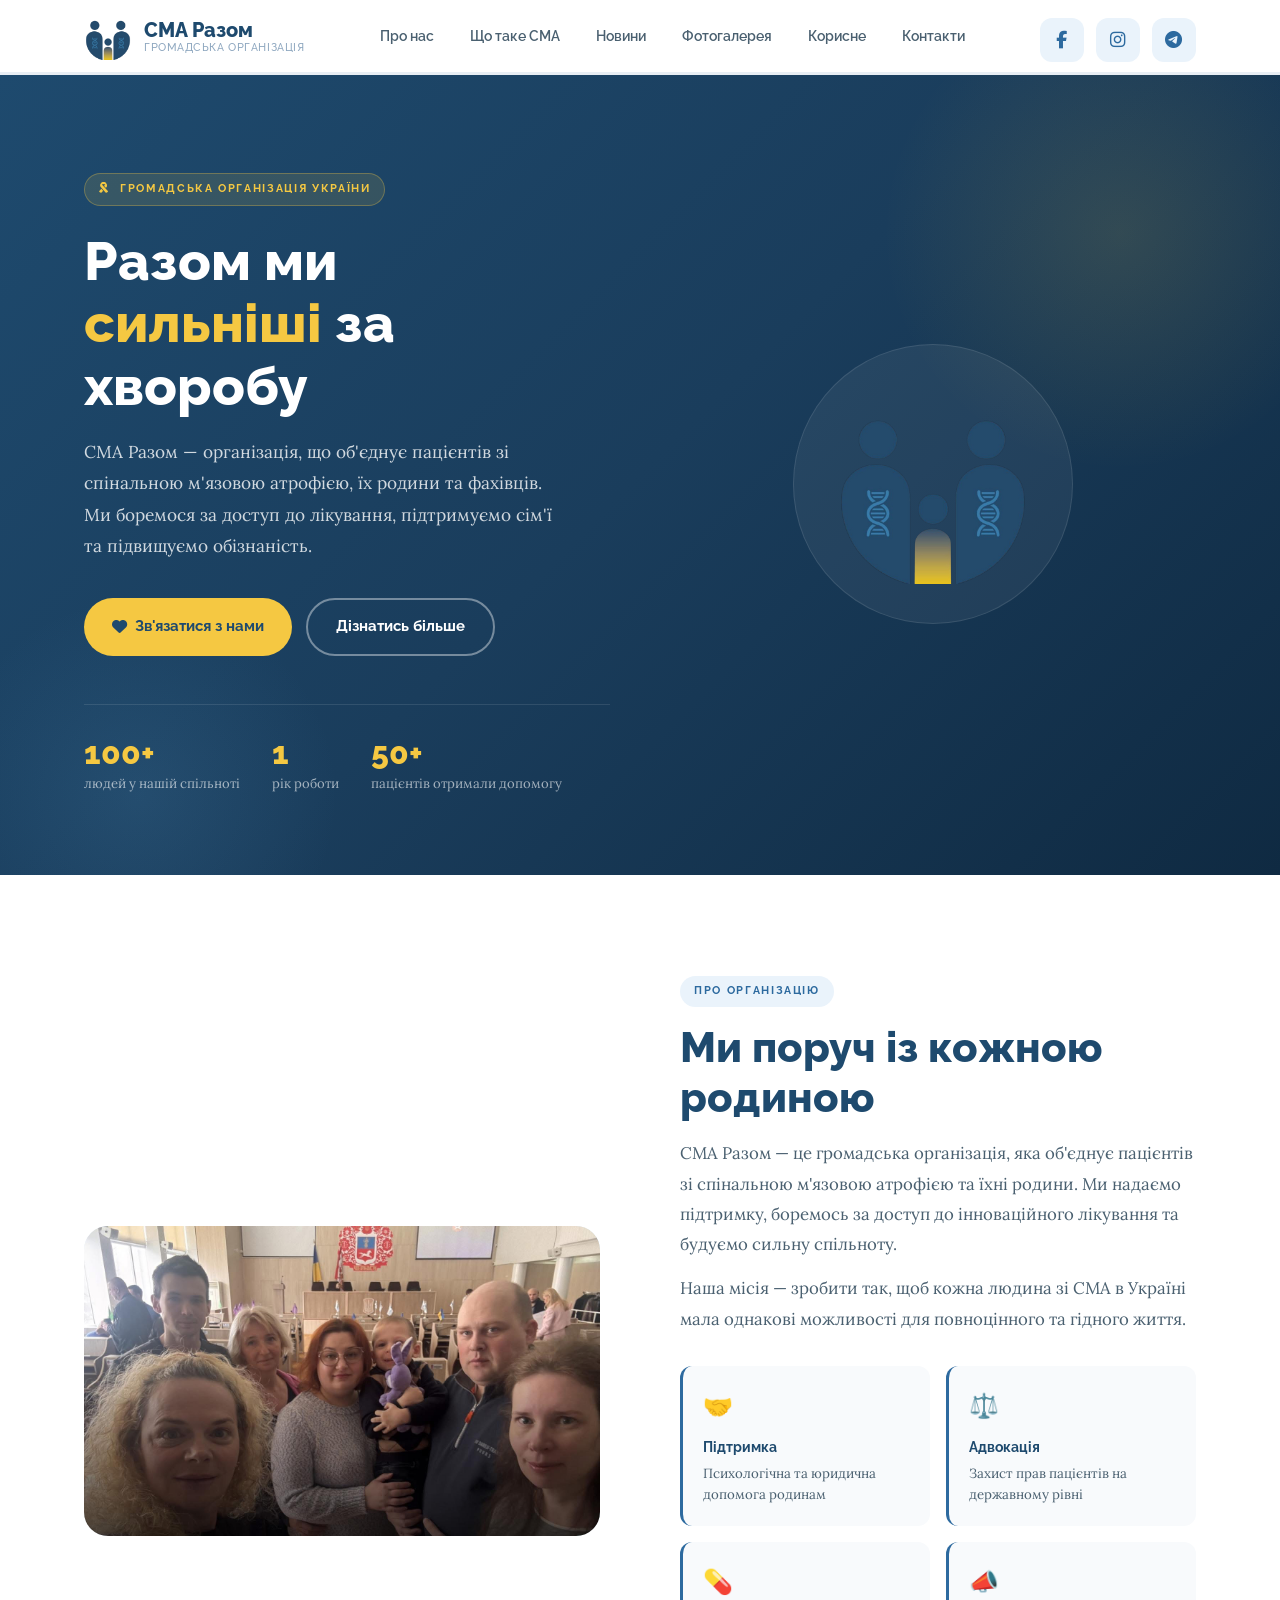
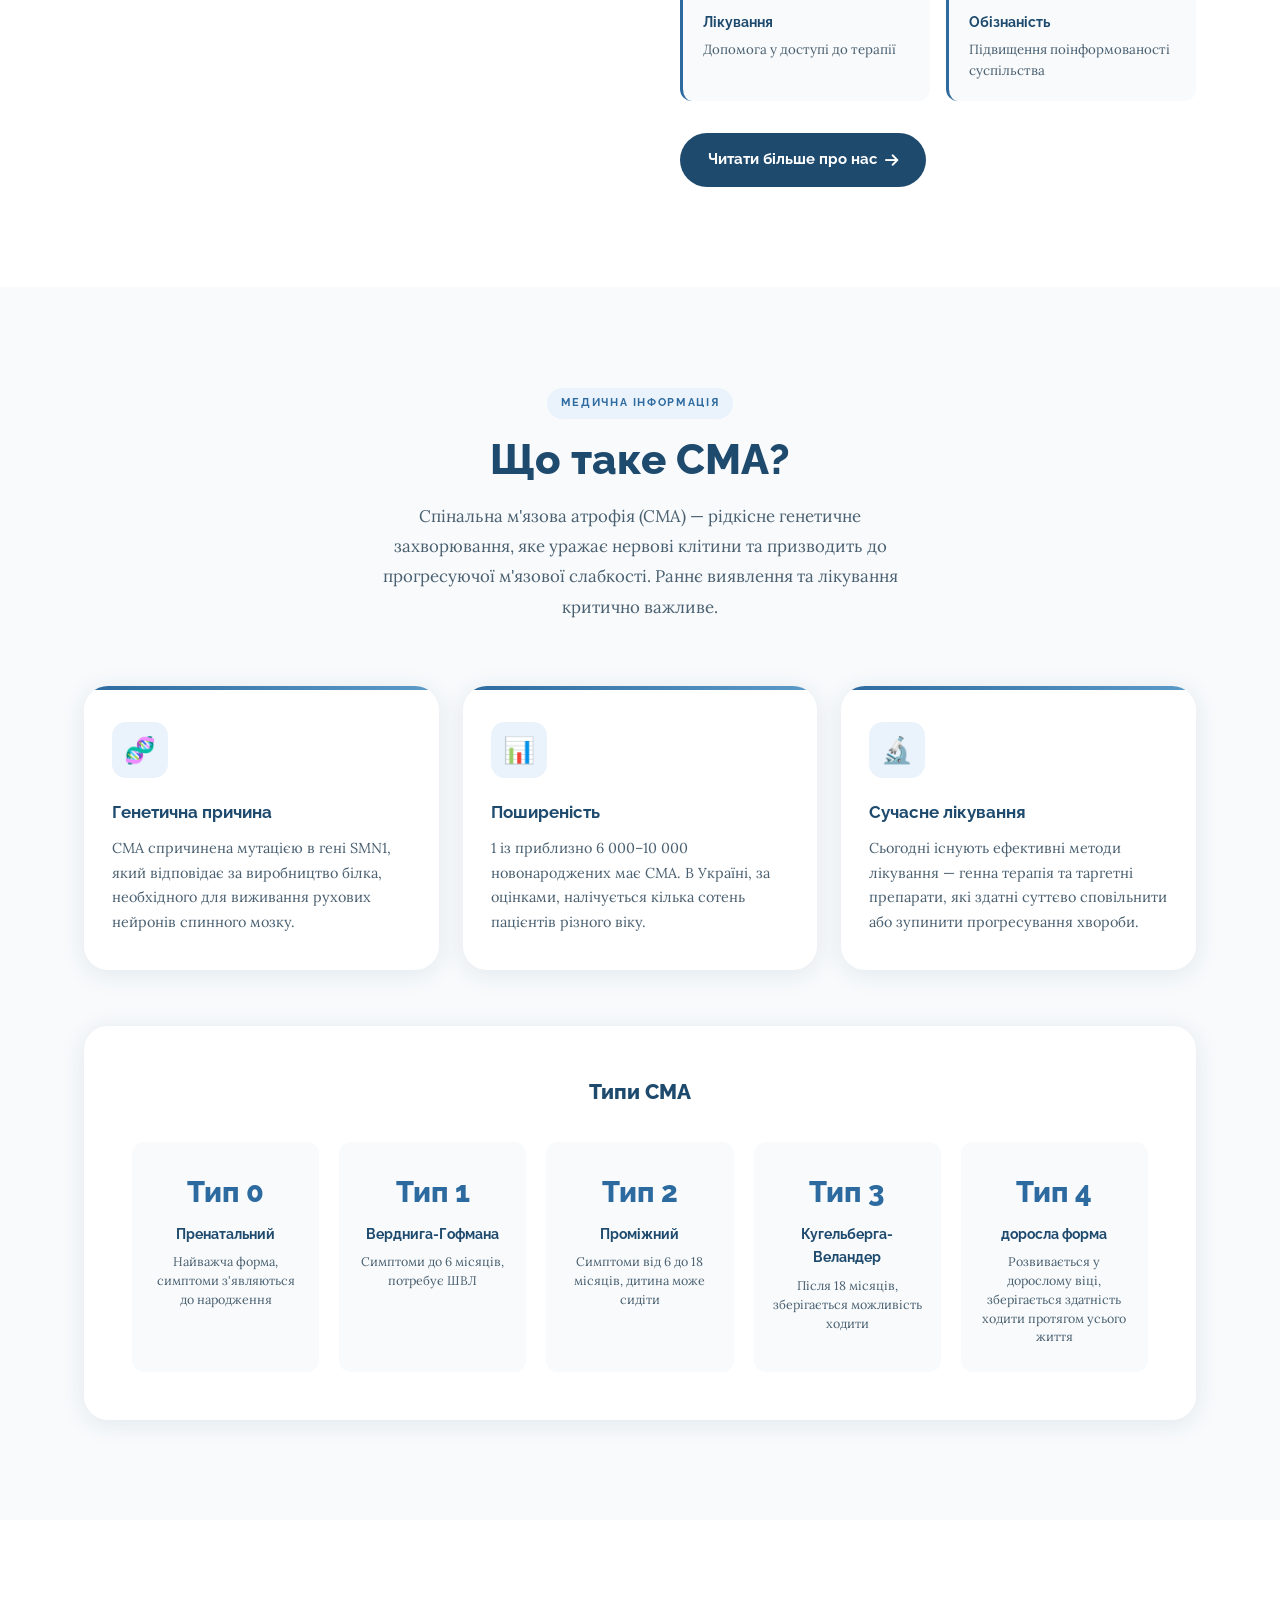
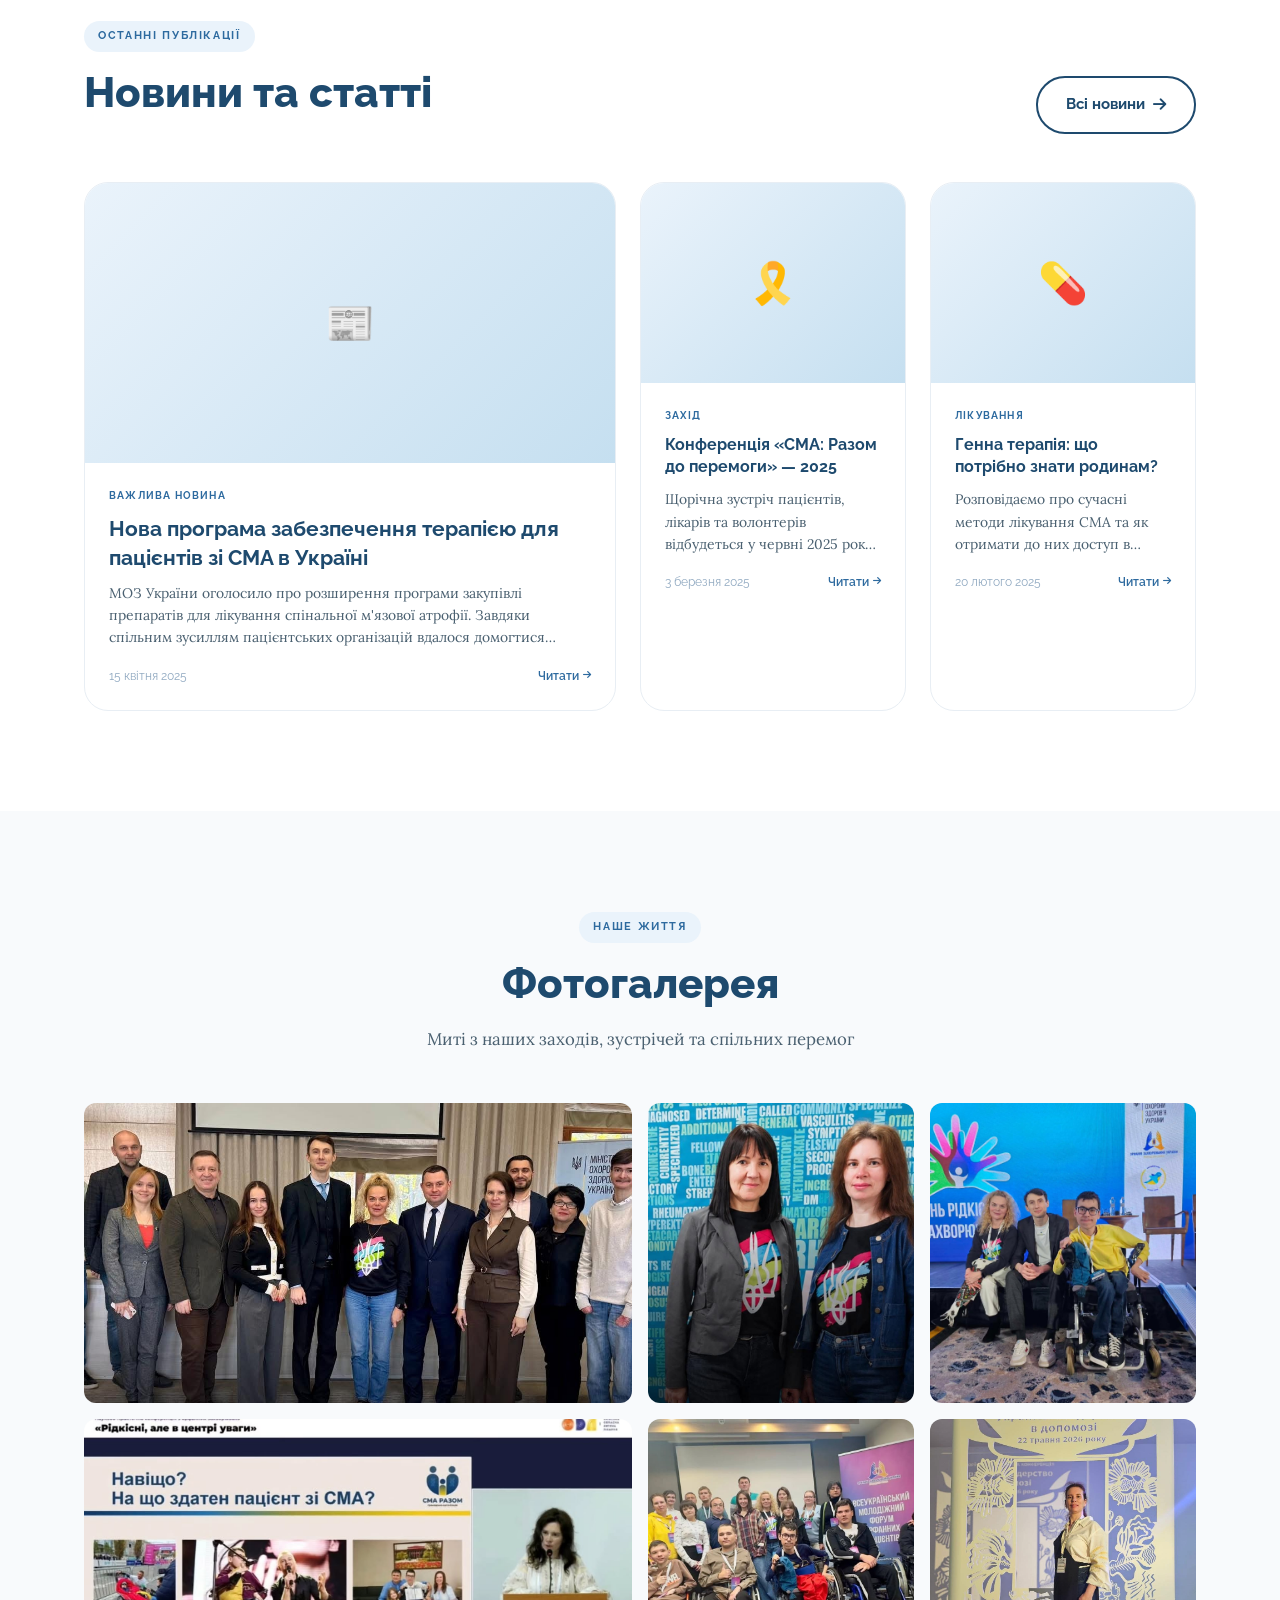
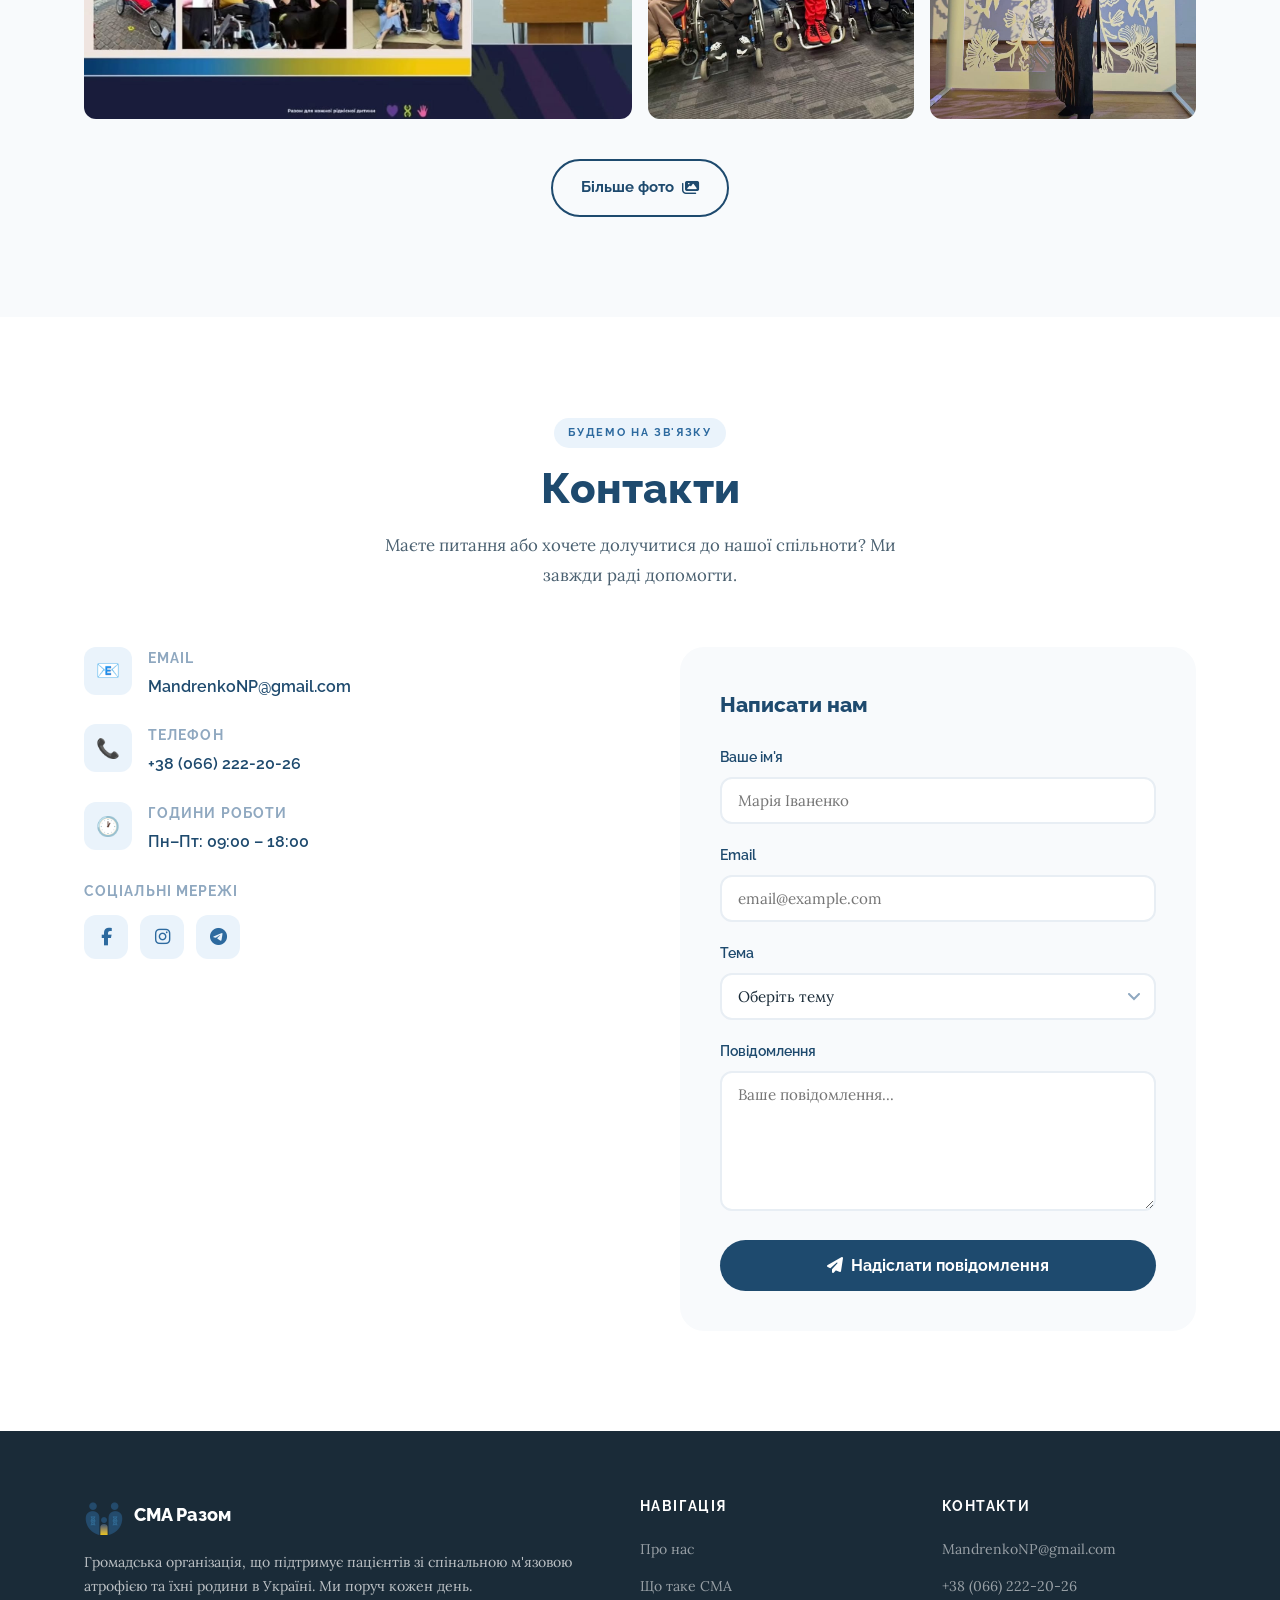
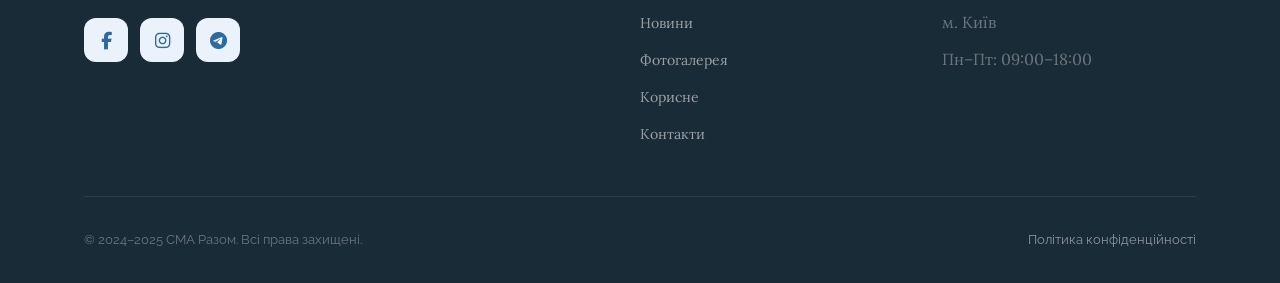
<file: index.html>
<!DOCTYPE html>
<html lang="uk">

<head>
  <meta charset="UTF-8" />
  <link rel="icon" type="image/x-icon" href="images/favicon.ico" />
  <link rel="icon" type="image/png" sizes="32x32" href="images/favicon-32.png" />
  <link rel="icon" type="image/png" sizes="16x16" href="images/favicon-16.png" />
  <link rel="apple-touch-icon" href="images/apple-touch-icon.png" />
  <meta name="viewport" content="width=device-width, initial-scale=1.0" />
  <meta name="description"
    content="СМА Разом — громадська організація підтримки людей зі спінальною м'язовою атрофією в Україні. Допомога, інформація, спільнота." />
  <title>СМА Разом — Громадська організація</title>
  <link rel="stylesheet" href="css/main.css" />
  <!-- Font Awesome для іконок -->
  <link rel="stylesheet" href="https://cdnjs.cloudflare.com/ajax/libs/font-awesome/6.5.0/css/all.min.css" />
</head>

<body>

  <!-- ==========================================
       HEADER / NAV
       ========================================== -->
  <header class="header" id="header">
    <div class="container">
      <nav class="nav">
        <a href="/" class="nav-logo">
          <img src="images/logo.png" alt="СМА Разом" />
          <div class="nav-logo-text">
            СМА Разом
            <span>Громадська організація</span>
          </div>
        </a>

        <ul class="nav-links">
          <li><a href="about.html">Про нас</a></li>
          <li><a href="sma.html">Що таке СМА</a></li>
          <li><a href="news.html">Новини</a></li>
          <li><a href="gallery.html">Фотогалерея</a></li>
          <li><a href="useful.html">Корисне</a></li>
          <li><a href="contacts.html">Контакти</a></li>
        </ul>
        <div class="social-links">
          <a href="https://www.facebook.com/sma.razom" class="social-link" title="Facebook" target="_blank"><i
              class="fa-brands fa-facebook-f"></i></a>
          <a href="https://www.instagram.com/sma_razom" class="social-link" title="Instagram" target="_blank"><i
              class="fa-brands fa-instagram"></i></a>
          <a href="https://t.me/+O6cUMbP3nqY1MjBi" class="social-link" title="Telegram" target="_blank"><i
              class="fa-brands fa-telegram"></i></a>
        </div>
        <button class="nav-burger" aria-label="Меню">
          <span></span><span></span><span></span>
        </button>
      </nav>
    </div>
  </header>

  <!-- Mobile Menu -->
  <div class="mobile-menu">
    <button class="mobile-menu-close" aria-label="Закрити">&times;</button>

    <div class="social-links">
      <a href="https://www.facebook.com/sma.razom" class="social-link" title="Facebook" target="_blank"><i
          class="fa-brands fa-facebook-f"></i></a>
      <a href="https://www.instagram.com/sma_razom" class="social-link" title="Instagram" target="_blank"><i
          class="fa-brands fa-instagram"></i></a>
      <a href="https://t.me/+O6cUMbP3nqY1MjBi" class="social-link" title="Telegram" target="_blank"><i
          class="fa-brands fa-telegram"></i></a>
    </div>

    <a href="about.html">Про нас</a>
    <a href="sma.html">Що таке СМА</a>
    <a href="news.html">Новини</a>
    <a href="gallery.html">Фотогалерея</a>
    <a href="useful.html">Корисне</a>
    <a href="contacts.html">Контакти</a>
  </div>

  <main>

    <!-- ==========================================
         HERO
         ========================================== -->
    <section class="hero" id="hero">
      <div class="container">
        <div class="hero-inner">
          <div class="hero-content">
            <div class="hero-tag">
              <i class="fa-solid fa-ribbon"></i>&nbsp; Громадська організація України
            </div>
            <h1>
              Разом ми<br>
              <em>сильніші</em> за<br>
              хворобу
            </h1>
            <p class="hero-lead">
              СМА Разом — організація, що об'єднує пацієнтів зі спінальною м'язовою атрофією, їх родини та фахівців. Ми
              боремося за доступ до лікування, підтримуємо сім'ї та підвищуємо обізнаність.
            </p>
            <div class="hero-actions">
              <a href="contacts.html" class="btn btn-gold">
                <i class="fa-solid fa-heart"></i> Зв'язатися з нами
              </a>
              <a href="#about" class="btn btn-outline" style="border-color: rgba(255,255,255,0.4); color: white;">
                Дізнатись більше
              </a>
            </div>
            <div class="hero-stats">
              <div>
                <div class="hero-stat-num" data-count="100" data-suffix="+">100+</div>
                <div class="hero-stat-label">людей у нашій спільноті</div>
              </div>
              <div>
                <div class="hero-stat-num" data-count="1" data-suffix="">1</div>
                <div class="hero-stat-label">рік роботи</div>
              </div>
              <div>
                <div class="hero-stat-num" data-count="50" data-suffix="+">50+</div>
                <div class="hero-stat-label">пацієнтів отримали допомогу</div>
              </div>
            </div>
          </div>

          <div class="hero-visual">
            <div class="hero-logo-wrap">
              <img src="images/logo.png" alt="СМА Разом" />
            </div>
          </div>
        </div>
      </div>
    </section>

    <!-- ==========================================
         ABOUT
         ========================================== -->
    <section class="about" id="about">
      <div class="container">
        <div class="about-inner">
          <div class="about-img-wrap" data-aos>
            <div class="about-img-main">
              <!-- Замініть на реальне фото команди або захода -->
              <div class="about-img-placeholder">
                <img src="images/2.jpg" alt="Разом за права людей зі СМА">
              </div>
            </div>
          </div>

          <div class="about-text">
            <div class="section-tag" data-aos>Про організацію</div>
            <h2 class="section-title" data-aos data-aos-delay="100">
              Ми поруч із кожною родиною
            </h2>
            <p class="section-lead" data-aos data-aos-delay="200">
              СМА Разом — це громадська організація, яка об'єднує пацієнтів зі спінальною м'язовою атрофією та їхні
              родини. Ми надаємо підтримку, боремось за доступ до інноваційного лікування та будуємо сильну спільноту.
            </p>
            <p class="section-lead" style="margin-top: 14px;" data-aos data-aos-delay="300">
              Наша місія — зробити так, щоб кожна людина зі СМА в Україні мала однакові можливості для повноцінного та
              гідного життя.
            </p>

            <div class="about-values" data-aos data-aos-delay="400">
              <div class="about-value">
                <div class="about-value-icon">🤝</div>
                <div class="about-value-title">Підтримка</div>
                <div class="about-value-text">Психологічна та юридична допомога родинам</div>
              </div>
              <div class="about-value">
                <div class="about-value-icon">⚖️</div>
                <div class="about-value-title">Адвокація</div>
                <div class="about-value-text">Захист прав пацієнтів на державному рівні</div>
              </div>
              <div class="about-value">
                <div class="about-value-icon">💊</div>
                <div class="about-value-title">Лікування</div>
                <div class="about-value-text">Допомога у доступі до терапії</div>
              </div>
              <div class="about-value">
                <div class="about-value-icon">📣</div>
                <div class="about-value-title">Обізнаність</div>
                <div class="about-value-text">Підвищення поінформованості суспільства</div>
              </div>
            </div>

            <div style="margin-top: 32px;" data-aos>
              <a href="about.html" class="btn btn-primary">
                Читати більше про нас <i class="fa-solid fa-arrow-right"></i>
              </a>
            </div>
          </div>
        </div>
      </div>
    </section>

    <!-- ==========================================
         WHAT IS SMA
         ========================================== -->
    <section class="sma" id="sma">
      <div class="container">
        <div class="sma-header">
          <div class="section-tag" data-aos>Медична інформація</div>
          <h2 class="section-title" data-aos data-aos-delay="100">Що таке СМА?</h2>
          <p class="section-lead" data-aos data-aos-delay="200">
            Спінальна м'язова атрофія (СМА) — рідкісне генетичне захворювання, яке уражає нервові клітини та призводить
            до прогресуючої м'язової слабкості. Раннє виявлення та лікування критично важливе.
          </p>
        </div>

        <div class="sma-grid">
          <div class="sma-card" data-aos>
            <div class="sma-card-icon">🧬</div>
            <div class="sma-card-title">Генетична причина</div>
            <div class="sma-card-text">
              СМА спричинена мутацією в гені SMN1, який відповідає за виробництво білка, необхідного для виживання
              рухових нейронів спинного мозку.
            </div>
          </div>
          <div class="sma-card" data-aos data-aos-delay="100">
            <div class="sma-card-icon">📊</div>
            <div class="sma-card-title">Поширеність</div>
            <div class="sma-card-text">
              1 із приблизно 6 000–10 000 новонароджених має СМА. В Україні, за оцінками, налічується кілька сотень
              пацієнтів різного віку.
            </div>
          </div>
          <div class="sma-card" data-aos data-aos-delay="200">
            <div class="sma-card-icon">🔬</div>
            <div class="sma-card-title">Сучасне лікування</div>
            <div class="sma-card-text">
              Сьогодні існують ефективні методи лікування — генна терапія та таргетні препарати, які здатні суттєво
              сповільнити або зупинити прогресування хвороби.
            </div>
          </div>
        </div>

        <div class="sma-types" data-aos>
          <div class="sma-types-title">Типи СМА</div>
          <div class="sma-types-grid">
            <div class="sma-type">
              <div class="sma-type-num">Тип 0</div>
              <div class="sma-type-name">Пренатальний</div>
              <div class="sma-type-desc">Найважча форма, симптоми з'являються до народження</div>
            </div>
            <div class="sma-type">
              <div class="sma-type-num">Тип 1</div>
              <div class="sma-type-name">Верднига-Гофмана</div>
              <div class="sma-type-desc">Симптоми до 6 місяців, потребує ШВЛ</div>
            </div>
            <div class="sma-type">
              <div class="sma-type-num">Тип 2</div>
              <div class="sma-type-name">Проміжний</div>
              <div class="sma-type-desc">Симптоми від 6 до 18 місяців, дитина може сидіти</div>
            </div>
            <div class="sma-type">
              <div class="sma-type-num">Тип 3</div>
              <div class="sma-type-name">Кугельберга-Веландер</div>
              <div class="sma-type-desc">Після 18 місяців, зберігається можливість ходити</div>
            </div>
            <div class="sma-type">
              <div class="sma-type-num">Тип 4</div>
              <div class="sma-type-name">доросла форма</div>
              <div class="sma-type-desc">Розвивається у дорослому віці, зберігається здатність ходити протягом усього
                життя</div>
            </div>
          </div>
        </div>
      </div>
    </section>

    <!-- ==========================================
         NEWS
         ========================================== -->
    <section class="news" id="news">
      <div class="container">
        <div class="news-header">
          <div>
            <div class="section-tag" data-aos>Останні публікації</div>
            <h2 class="section-title" data-aos data-aos-delay="100">Новини та статті</h2>
          </div>
          <a href="news.html" class="btn btn-outline" data-aos>
            Всі новини <i class="fa-solid fa-arrow-right"></i>
          </a>
        </div>

        <div class="news-grid">
          <!-- Картка 1 — велика (featured) -->
          <div class="news-card featured" data-aos>
            <div class="news-card-img">
              <!-- Замініть на <img src="..." alt="..."> -->
              📰
            </div>
            <div class="news-card-body">
              <div class="news-card-cat">Важлива новина</div>
              <h3 class="news-card-title">
                Нова програма забезпечення терапією для пацієнтів зі СМА в Україні
              </h3>
              <p class="news-card-text">
                МОЗ України оголосило про розширення програми закупівлі препаратів для лікування спінальної м'язової
                атрофії. Завдяки спільним зусиллям пацієнтських організацій вдалося домогтися значного прогресу.
              </p>
              <div class="news-card-meta">
                <span>15 квітня 2025</span>
                <a href="#" class="news-card-link">Читати <i class="fa-solid fa-arrow-right fa-xs"></i></a>
              </div>
            </div>
          </div>

          <!-- Картка 2 -->
          <div class="news-card" data-aos data-aos-delay="100">
            <div class="news-card-img">🎗️</div>
            <div class="news-card-body">
              <div class="news-card-cat">Захід</div>
              <h3 class="news-card-title">Конференція «СМА: Разом до перемоги» — 2025</h3>
              <p class="news-card-text">
                Щорічна зустріч пацієнтів, лікарів та волонтерів відбудеться у червні 2025 року в Києві.
              </p>
              <div class="news-card-meta">
                <span>3 березня 2025</span>
                <a href="#" class="news-card-link">Читати <i class="fa-solid fa-arrow-right fa-xs"></i></a>
              </div>
            </div>
          </div>

          <!-- Картка 3 -->
          <div class="news-card" data-aos data-aos-delay="200">
            <div class="news-card-img">💊</div>
            <div class="news-card-body">
              <div class="news-card-cat">Лікування</div>
              <h3 class="news-card-title">Генна терапія: що потрібно знати родинам?</h3>
              <p class="news-card-text">
                Розповідаємо про сучасні методи лікування СМА та як отримати до них доступ в Україні.
              </p>
              <div class="news-card-meta">
                <span>20 лютого 2025</span>
                <a href="#" class="news-card-link">Читати <i class="fa-solid fa-arrow-right fa-xs"></i></a>
              </div>
            </div>
          </div>
        </div>
      </div>
    </section>

    <!-- ==========================================
         GALLERY
         ========================================== -->
    <section class="gallery" id="gallery">
      <div class="container">
        <div class="gallery-header">
          <div class="section-tag" data-aos>Наше життя</div>
          <h2 class="section-title" data-aos data-aos-delay="100">Фотогалерея</h2>
          <p class="section-lead" style="margin: 0 auto;" data-aos data-aos-delay="200">
            Миті з наших заходів, зустрічей та спільних перемог
          </p>
        </div>

        <div class="gallery-grid">
          <div class="gallery-item" data-aos>
            <img src="images/21.jpg" alt="Розширена робоча зустріч за участю представників МОЗ, ДП Медичні закупівлі України, ДП "Державний експертний центр МОЗ України">
            <div class="gallery-overlay"><i class="fa-solid fa-magnifying-glass-plus"></i></div>
          </div>
          <div class="gallery-item" data-aos data-aos-delay="200">
            <img src="images/13.jpg" alt="Весняний терапевтичний форум 2026">
            <div class="gallery-overlay"><i class="fa-solid fa-magnifying-glass-plus"></i></div>
          </div>
          <div class="gallery-item" data-aos data-aos-delay="100">
            <img src="images/12.JPG" alt="День рідкісних захворювань">
            <div class="gallery-overlay"><i class="fa-solid fa-magnifying-glass-plus"></i></div>
          </div>
          <div class="gallery-item" data-aos data-aos-delay="300">
            <img src="images/5.JPG"
              alt="Науково-практична конференція з орфанних захворювань «Рідкісні, але в центрі уваги»">
            <div class="gallery-overlay"><i class="fa-solid fa-magnifying-glass-plus"></i></div>
          </div>
          <div class="gallery-item" data-aos data-aos-delay="200">
            <img src="images/18.JPG" alt="Всеукраїнський молодіжний форум орфанних пацієнтів">
            <div class="gallery-overlay"><i class="fa-solid fa-magnifying-glass-plus"></i></div>
          </div>
          <div class="gallery-item" data-aos data-aos-delay="100">
            <img src="images/25.JPG" alt="IV Щорічна міжнародна конференція Альянсу українських організацій громадянського суспільства Alliance UA CSO —
                        «Українське лідерство в допомозі»">
            <div class="gallery-overlay"><i class="fa-solid fa-magnifying-glass-plus"></i></div>
          </div>
        </div>
        

        <div style="text-align: center; margin-top: 40px;" data-aos>
          <a href="gallery.html" class="btn btn-outline">
            Більше фото <i class="fa-solid fa-images"></i>
          </a>
        </div>
      </div>
    </section>

    <!-- ==========================================
         DONATE

          <section class="donate" id="donate">
      <div class="container">
        <div class="donate-inner">
          <div data-aos>
            <div class="hero-tag" style="margin-bottom: 20px;">
              <i class="fa-solid fa-hand-holding-heart"></i>&nbsp; Долучитися
            </div>
            <h2>
              Ваша підтримка<br>
              <em>рятує життя</em>
            </h2>
            <p class="donate-lead">
              Кожна гривня наближає нас до мети — забезпечити кожну дитину зі СМА в Україні доступом до лікування. Ваша допомога важлива, незалежно від суми.
            </p>
            <div class="donate-actions">
              <a href="#" class="btn btn-gold">
                <i class="fa-solid fa-heart"></i> Задонатити зараз
              </a>
              <a href="#contact" class="btn btn-outline" style="border-color: rgba(255,255,255,0.4); color: white;">
                Інші способи допомогти
              </a>
            </div>
          </div>

          <div class="donate-ways" data-aos data-aos-delay="200">
            <div class="donate-way">
              <div class="donate-way-icon">💳</div>
              <div>
                <div class="donate-way-title">Онлайн-переказ</div>
                <div class="donate-way-text">Швидко та безпечно через картку будь-якого банку</div>
              </div>
            </div>
            <div class="donate-way">
              <div class="donate-way-icon">🏦</div>
              <div>
                <div class="donate-way-title">Банківський переказ</div>
                <div class="donate-way-text">Реквізити для юридичних та фізичних осіб</div>
              </div>
            </div>
            <div class="donate-way">
              <div class="donate-way-icon">📱</div>
              <div>
                <div class="donate-way-title">Monobank / Приват</div>
                <div class="donate-way-text">Переказ через мобільний банк за номером картки</div>
              </div>
            </div>
            <div class="donate-way">
              <div class="donate-way-icon">🤲</div>
              <div>
                <div class="donate-way-title">Волонтерство</div>
                <div class="donate-way-text">Долучайтесь до нашої команди — ваш час теж допомагає</div>
              </div>
            </div>
          </div>
        </div>
      </div>
    </section>
         ========================================== -->

    <!-- ==========================================
         CONTACT
         ========================================== -->
    <section class="contact" id="contact">
      <div class="container">
        <div style="text-align: center; margin-bottom: 56px;">
          <div class="section-tag" data-aos>Будемо на зв'язку</div>
          <h2 class="section-title" data-aos data-aos-delay="100">Контакти</h2>
          <p class="section-lead" style="margin: 0 auto;" data-aos data-aos-delay="200">
            Маєте питання або хочете долучитися до нашої спільноти? Ми завжди раді допомогти.
          </p>
        </div>

        <div class="contact-inner">
          <div class="contact-info" data-aos>
            <div class="contact-item">
              <div class="contact-icon">📧</div>
              <div>
                <div class="contact-label">Email</div>
                <div class="contact-val">
                  <a href="mailto:MandrenkoNP@gmail.com">MandrenkoNP@gmail.com</a>
                </div>
              </div>
            </div>
            <div class="contact-item">
              <div class="contact-icon">📞</div>
              <div>
                <div class="contact-label">Телефон</div>
                <div class="contact-val">
                  <a href="tel:+380662222026">+38 (066) 222-20-26</a>
                </div>
              </div>
            </div>
            <div class="contact-item">
              <div class="contact-icon">🕐</div>
              <div>
                <div class="contact-label">Години роботи</div>
                <div class="contact-val">Пн–Пт: 09:00 – 18:00</div>
              </div>
            </div>

            <div>
              <div class="contact-label" style="margin-bottom: 12px;">Соціальні мережі</div>
              <div class="social-links">
                <a href="https://www.facebook.com/sma.razom" class="social-link" title="Facebook" target="_blank">
                  <i class="fa-brands fa-facebook-f"></i>
                </a>
                <a href="https://www.instagram.com/sma_razom" class="social-link" title="Instagram" target="_blank">
                  <i class="fa-brands fa-instagram"></i>
                </a>
                <a href="https://t.me/+O6cUMbP3nqY1MjBi" class="social-link" title="Telegram" target="_blank">
                  <i class="fa-brands fa-telegram"></i>
                </a>
              </div>
            </div>
          </div>

          <div class="contact-form" data-aos data-aos-delay="200">
            <h3>Написати нам</h3>
            <form>
              <div class="form-group">
                <label for="name">Ваше ім'я</label>
                <input type="text" id="name" name="name" placeholder="Марія Іваненко" required />
              </div>
              <div class="form-group">
                <label for="email">Email</label>
                <input type="email" id="email" name="email" placeholder="email@example.com" required />
              </div>
              <div class="form-group">
                <label for="subject">Тема</label>
                <select id="subject" name="subject">
                  <option value="">Оберіть тему</option>
                  <option>Потребую підтримки / консультації</option>
                  <option>Хочу стати волонтером</option>
                  <option>Питання щодо лікування</option>
                  <option>Партнерство / ЗМІ</option>
                  <option>Інше</option>
                </select>
              </div>
              <div class="form-group">
                <label for="message">Повідомлення</label>
                <textarea id="message" name="message" placeholder="Ваше повідомлення..." required></textarea>
              </div>
              <button type="submit" class="btn btn-primary form-submit">
                <i class="fa-solid fa-paper-plane"></i> Надіслати повідомлення
              </button>
            </form>
          </div>
        </div>
      </div>
    </section>

  </main>

  <!-- ==========================================
       FOOTER
       ========================================== -->
  <footer class="footer">
    <div class="container">
      <div class="footer-top">
        <div class="footer-brand">
          <div class="footer-logo">
            <img src="images/logo.png" alt="СМА Разом" />
            <div class="footer-logo-name">СМА Разом</div>
          </div>
          <p class="footer-desc">
            Громадська організація, що підтримує пацієнтів зі спінальною м'язовою атрофією та їхні родини в Україні. Ми
            поруч кожен день.
          </p>
          <div class="social-links">
            <a href="https://www.facebook.com/sma.razom" class="social-link" title="Facebook" target="_blank"><i
                class="fa-brands fa-facebook-f"></i></a>
            <a href="https://www.instagram.com/sma_razom" class="social-link" title="Instagram" target="_blank"><i
                class="fa-brands fa-instagram"></i></a>
            <a href="https://t.me/+O6cUMbP3nqY1MjBi" class="social-link" title="Telegram" target="_blank"><i
                class="fa-brands fa-telegram"></i></a>

          </div>
        </div>

        <div>
          <div class="footer-col-title">Навігація</div>
          <ul class="footer-links">
            <li><a href="/about.html">Про нас</a></li>
            <li><a href="/sma.html">Що таке СМА</a></li>
            <li><a href="/news.html">Новини</a></li>
            <li><a href="/gallery.html">Фотогалерея</a></li>
            <li><a href="/useful.html">Корисне</a></li>
            <li><a href="/contacts.html">Контакти</a></li>
          </ul>
        </div>


        <div>
          <div class="footer-col-title">Контакти</div>
          <ul class="footer-links">
            <li><a href="mailto:MandrenkoNP@gmail.com">MandrenkoNP@gmail.com</a></li>
            <li><a href="tel:+380662222026">+38 (066) 222-20-26</a></li>
            <li style="color: rgba(255,255,255,0.35);">м. Київ</li>
            <li style="color: rgba(255,255,255,0.35);">Пн–Пт: 09:00–18:00</li>
          </ul>
        </div>
      </div>

      <div class="footer-bottom">
        <span>© 2024–2025 СМА Разом. Всі права захищені.</span>
        <div style="display: flex; gap: 20px;">
          <a href="privacy.html">Політика конфіденційності</a>
        </div>
      </div>
    </div>
  </footer>

  <!-- Scroll to top button -->
  <button class="scroll-top" aria-label="Вгору">
    <i class="fa-solid fa-arrow-up"></i>
  </button>

  <script src="js/main.js"></script>
</body>

</html>
</file>
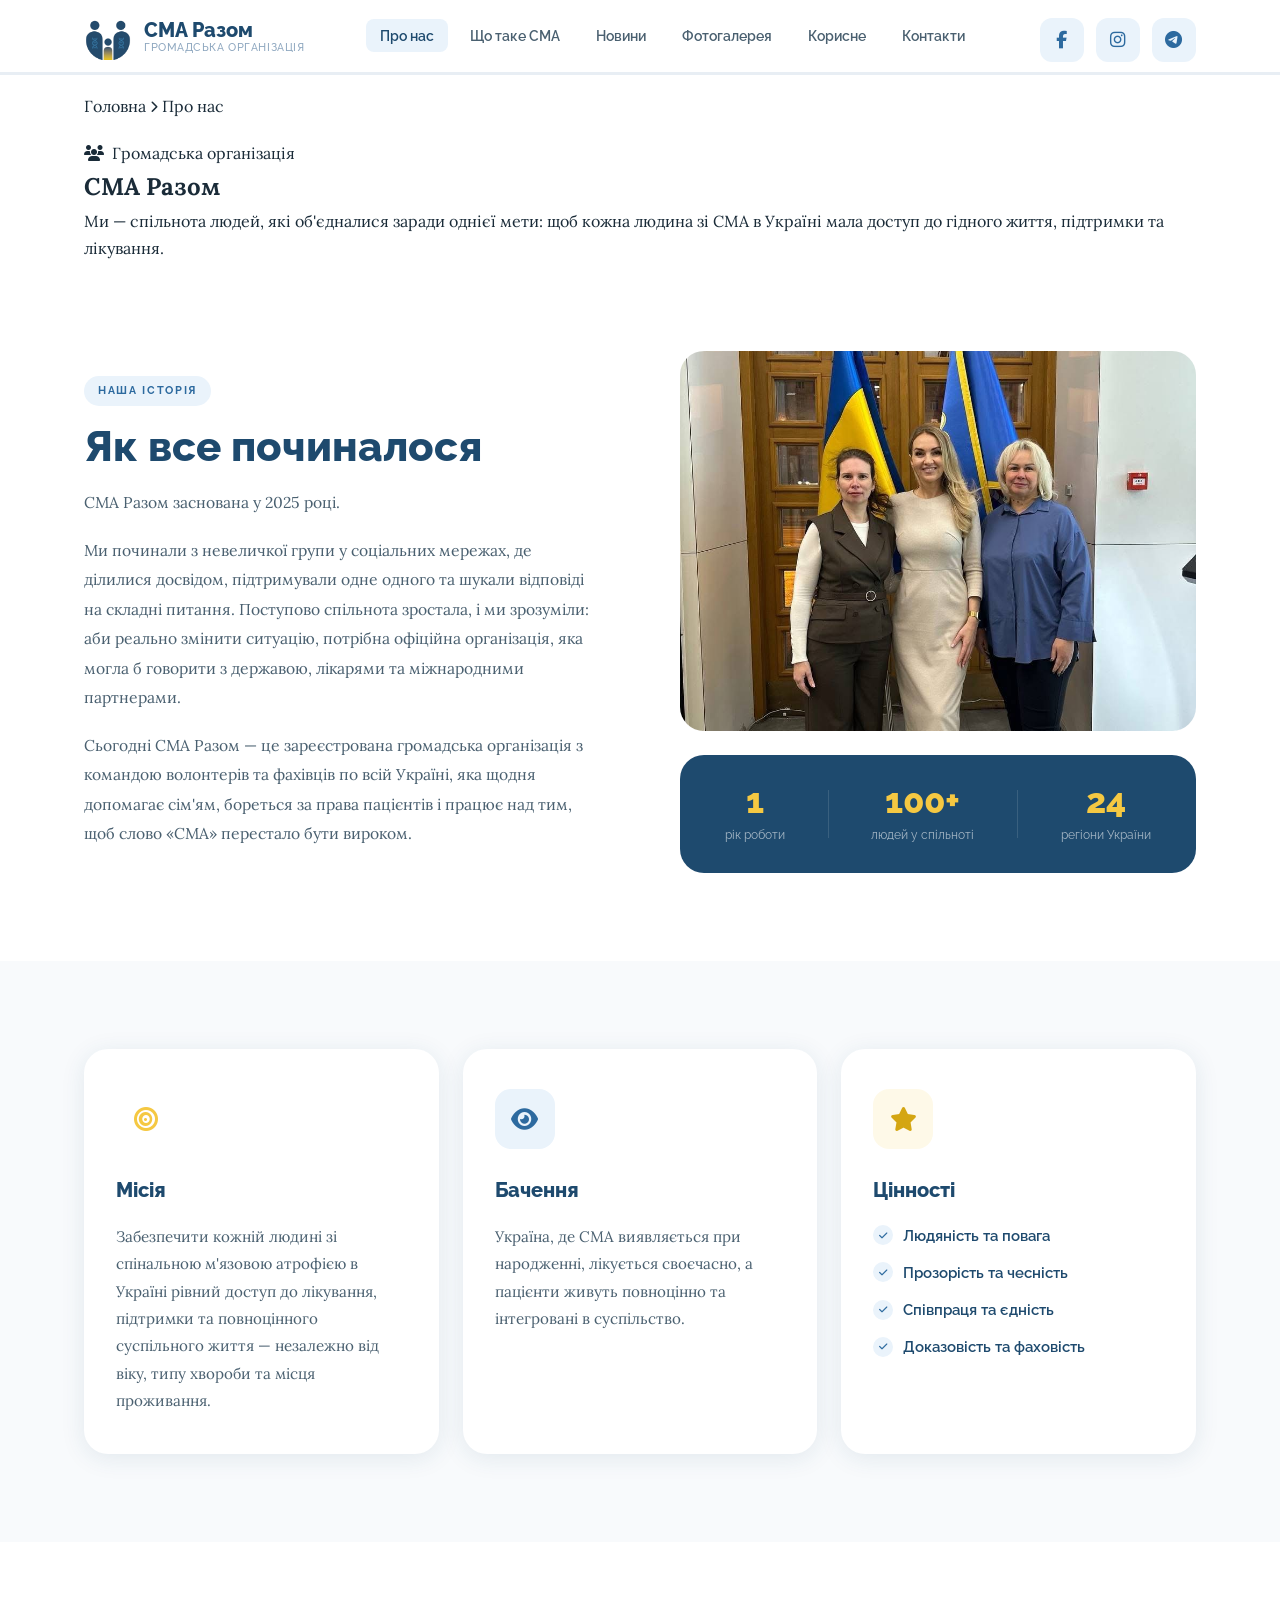
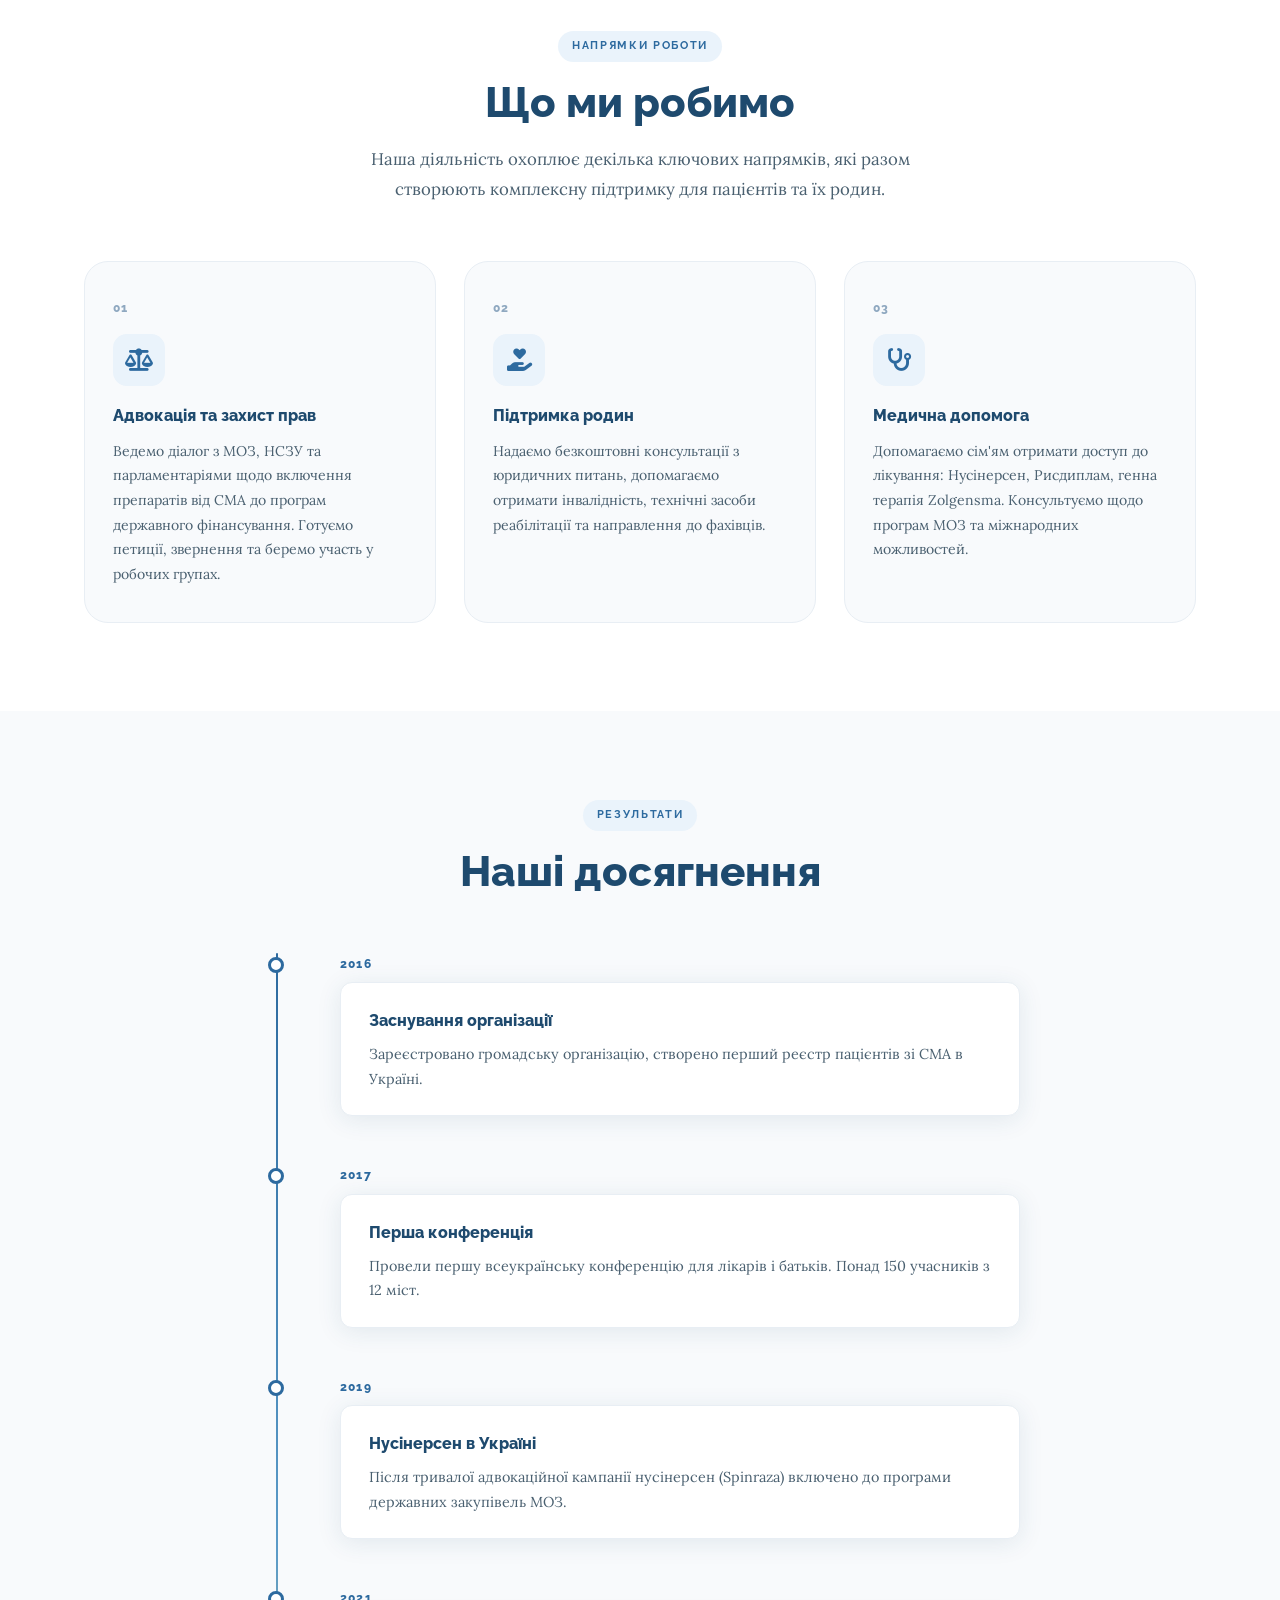
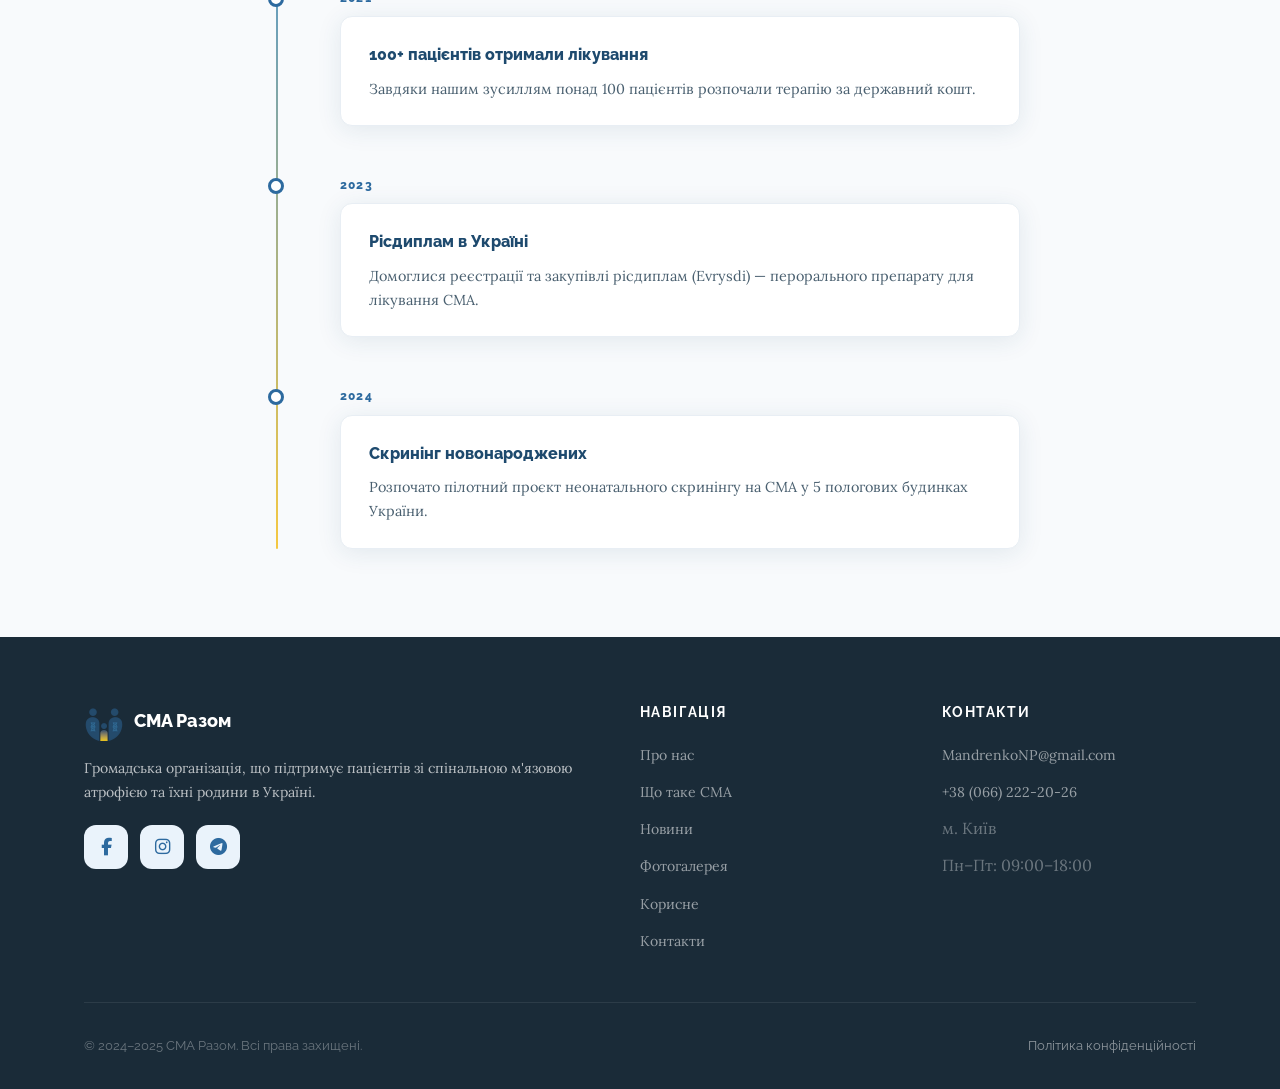
<file: about.html>
<!DOCTYPE html>
<html lang="uk">

<head>
  <meta charset="UTF-8" />
  <link rel="icon" type="image/x-icon" href="images/favicon.ico" />
  <link rel="icon" type="image/png" sizes="32x32" href="images/favicon-32.png" />
  <link rel="icon" type="image/png" sizes="16x16" href="images/favicon-16.png" />
  <link rel="apple-touch-icon" href="images/apple-touch-icon.png" />
  <meta name="viewport" content="width=device-width, initial-scale=1.0" />
  <meta name="description" content="Про організацію СМА Разом — наша місія, команда, партнери та цінності." />
  <title>Про нас — СМА Разом</title>
  <link rel="stylesheet" href="css/main.css" />
  <link rel="stylesheet" href="https://cdnjs.cloudflare.com/ajax/libs/font-awesome/6.5.0/css/all.min.css" />
</head>

<body>

  <!-- HEADER -->
  <header class="header" id="header">
    <div class="container">
      <nav class="nav">
        <a href="/" class="nav-logo">
          <img src="images/logo.png" alt="СМА Разом" />
          <div class="nav-logo-text">
            СМА Разом
            <span>Громадська організація</span>
          </div>
        </a>
        <ul class="nav-links">
          <li><a href="about.html" class="current">Про нас</a></li>
          <li><a href="sma.html">Що таке СМА</a></li>
          <li><a href="news.html">Новини</a></li>
          <li><a href="gallery.html">Фотогалерея</a></li>
          <li><a href="useful.html">Корисне</a></li>
          <li><a href="contacts.html">Контакти</a></li>
        </ul>
        <div class="social-links">
          <a href="https://www.facebook.com/sma.razom" class="social-link" target="_blank"><i
              class="fa-brands fa-facebook-f"></i></a>
          <a href="https://www.instagram.com/sma_razom" class="social-link" target="_blank"><i
              class="fa-brands fa-instagram"></i></a>
          <a href="https://t.me/+O6cUMbP3nqY1MjBi" class="social-link" target="_blank"><i
              class="fa-brands fa-telegram"></i></a>

        </div>
        <button class="nav-burger" aria-label="Меню">
          <span></span><span></span><span></span>
        </button>
      </nav>
    </div>
  </header>

  <div class="mobile-menu">
    <button class="mobile-menu-close">&times;</button>
    <div class="social-links">
      <a href="https://www.facebook.com/sma.razom" class="social-link" title="Facebook" target="_blank"><i
          class="fa-brands fa-facebook-f"></i></a>
      <a href="https://www.instagram.com/sma_razom" class="social-link" title="Instagram" target="_blank"><i
          class="fa-brands fa-instagram"></i></a>
      <a href="https://t.me/+O6cUMbP3nqY1MjBi" class="social-link" title="Telegram" target="_blank"><i
          class="fa-brands fa-telegram"></i></a>

    </div>
    <a href="about.html">Про нас</a>
    <a href="sma.html">Що таке СМА</a>
    <a href="news.html">Новини</a>
    <a href="gallery.html">Фотогалерея</a>
    <a href="useful.html">Корисне</a>
    <a href="contacts.html">Контакти</a>
  </div>

  <main>

    <!-- PAGE HERO -->
    <section class="page-hero">
      <div class="container">
        <div class="page-hero-inner">
          <div class="breadcrumb">
            <a href="index.html">Головна</a>
            <span><i class="fa-solid fa-chevron-right fa-xs"></i></span>
            <span>Про нас</span>
          </div>
          <div class="page-hero-tag">
            <i class="fa-solid fa-users"></i>&nbsp; Громадська організація
          </div>
          <h1>СМА Разом</h1>
          <p class="page-hero-lead">
            Ми — спільнота людей, які об'єдналися заради однієї мети: щоб кожна людина зі СМА в Україні мала доступ до
            гідного життя, підтримки та лікування.
          </p>
        </div>
      </div>
    </section>

    <!-- INTRO -->
    <section class="about-intro">
      <div class="container">
        <div class="about-intro-grid">
          <div class="about-intro-text" data-aos>
            <div class="section-tag">Наша історія</div>
            <h2 class="section-title">Як все починалося</h2>
            <p>СМА Разом заснована у 2025 році.</p>
            <p>Ми починали з невеличкої групи у соціальних мережах, де ділилися досвідом, підтримували одне одного та
              шукали відповіді на складні питання. Поступово спільнота зростала, і ми зрозуміли: аби реально змінити
              ситуацію, потрібна офіційна організація, яка могла б говорити з державою, лікарями та міжнародними
              партнерами.</p>
            <p>Сьогодні СМА Разом — це зареєстрована громадська організація з командою волонтерів та фахівців по всій
              Україні, яка щодня допомагає сім'ям, бореться за права пацієнтів і працює над тим, щоб слово «СМА»
              перестало бути вироком.</p>
          </div>
          <div class="about-intro-visual" data-aos data-aos-delay="200">
            <div class="about-intro-img">
              <img src="images/1.JPG" alt="СМА Разом">
            </div>
            <div class="about-stats-card">
              <div class="about-stat">
                <div class="about-stat-num" data-count="1" data-suffix="">1</div>
                <div class="about-stat-label">рік роботи</div>
              </div>
              <div class="about-stat-divider"></div>
              <div class="about-stat">
                <div class="about-stat-num" data-count="100" data-suffix="+">100+</div>
                <div class="about-stat-label">людей у спільноті</div>
              </div>
              <div class="about-stat-divider"></div>
              <div class="about-stat">
                <div class="about-stat-num" data-count="24" data-suffix="">24</div>
                <div class="about-stat-label">регіони України</div>
              </div>
            </div>
          </div>
        </div>
      </div>
    </section>

    <!-- МІСІЯ / БАЧЕННЯ / ЦІННОСТІ -->
    <section class="mission-section">
      <div class="container">
        <div class="mission-grid">
          <div class="mission-card" data-aos>
            <div class="mission-icon"><i class="fa-solid fa-bullseye"></i></div>
            <h3>Місія</h3>
            <p>Забезпечити кожній людині зі спінальною м'язовою атрофією в Україні рівний доступ до лікування, підтримки
              та повноцінного суспільного життя — незалежно від віку, типу хвороби та місця проживання.</p>
          </div>
          <div class="mission-card" data-aos data-aos-delay="100">
            <div class="mission-icon mission-icon--light"><i class="fa-solid fa-eye"></i></div>
            <h3>Бачення</h3>
            <p>Україна, де СМА виявляється при народженні, лікується своєчасно, а пацієнти живуть повноцінно та
              інтегровані в суспільство.</p>
          </div>
          <div class="mission-card" data-aos data-aos-delay="200">
            <div class="mission-icon mission-icon--gold"><i class="fa-solid fa-star"></i></div>
            <h3>Цінності</h3>
            <ul class="mission-values-list">
              <li><i class="fa-solid fa-check"></i> Людяність та повага</li>
              <li><i class="fa-solid fa-check"></i> Прозорість та чесність</li>
              <li><i class="fa-solid fa-check"></i> Співпраця та єдність</li>
              <li><i class="fa-solid fa-check"></i> Доказовість та фаховість</li>
            </ul>
          </div>
        </div>
      </div>
    </section>

    <!-- ЩО МИ РОБИМО -->
    <section class="what-we-do">
      <div class="container">
        <div class="section-center" data-aos>
          <div class="section-tag">Напрямки роботи</div>
          <h2 class="section-title">Що ми робимо</h2>
          <p class="section-lead" style="margin: 0 auto;">
            Наша діяльність охоплює декілька ключових напрямків, які разом створюють комплексну підтримку для пацієнтів
            та їх родин.
          </p>
        </div>
        <div class="directions-grid">
          <div class="direction-card" data-aos>
            <div class="direction-num">01</div>
            <div class="direction-icon"><i class="fa-solid fa-scale-balanced"></i></div>
            <h3>Адвокація та захист прав</h3>
            <p>Ведемо діалог з МОЗ, НСЗУ та парламентаріями щодо включення препаратів від СМА до програм державного
              фінансування. Готуємо петиції, звернення та беремо участь у робочих групах.</p>
          </div>
          <div class="direction-card" data-aos data-aos-delay="100">
            <div class="direction-num">02</div>
            <div class="direction-icon"><i class="fa-solid fa-hand-holding-heart"></i></div>
            <h3>Підтримка родин</h3>
            <p>Надаємо безкоштовні консультації з юридичних питань, допомагаємо отримати інвалідність, технічні засоби
              реабілітації та направлення до фахівців.</p>
          </div>
          <div class="direction-card" data-aos data-aos-delay="200">
            <div class="direction-num">03</div>
            <div class="direction-icon"><i class="fa-solid fa-stethoscope"></i></div>
            <h3>Медична допомога</h3>
            <p>Допомагаємо сім'ям отримати доступ до лікування: Нусінерсен, Рисдиплам, генна терапія Zolgensma.
              Консультуємо щодо програм МОЗ та міжнародних можливостей.</p>
          </div>
        </div>
      </div>
    </section>

    <!-- ДОСЯГНЕННЯ / ТАЙМЛАЙН -->
    <section class="achievements">
      <div class="container">
        <div class="section-center" data-aos>
          <div class="section-tag">Результати</div>
          <h2 class="section-title">Наші досягнення</h2>
        </div>
        <div class="timeline">
          <div class="timeline-item" data-aos>
            <div class="timeline-dot"></div>
            <div class="timeline-year">2016</div>
            <div class="timeline-content">
              <h4>Заснування організації</h4>
              <p>Зареєстровано громадську організацію, створено перший реєстр пацієнтів зі СМА в Україні.</p>
            </div>
          </div>
          <div class="timeline-item" data-aos>
            <div class="timeline-dot"></div>
            <div class="timeline-year">2017</div>
            <div class="timeline-content">
              <h4>Перша конференція</h4>
              <p>Провели першу всеукраїнську конференцію для лікарів і батьків. Понад 150 учасників з 12 міст.</p>
            </div>
          </div>
          <div class="timeline-item" data-aos>
            <div class="timeline-dot"></div>
            <div class="timeline-year">2019</div>
            <div class="timeline-content">
              <h4>Нусінерсен в Україні</h4>
              <p>Після тривалої адвокаційної кампанії нусінерсен (Spinraza) включено до програми державних закупівель
                МОЗ.</p>
            </div>
          </div>
          <div class="timeline-item" data-aos>
            <div class="timeline-dot"></div>
            <div class="timeline-year">2021</div>
            <div class="timeline-content">
              <h4>100+ пацієнтів отримали лікування</h4>
              <p>Завдяки нашим зусиллям понад 100 пацієнтів розпочали терапію за державний кошт.</p>
            </div>
          </div>
          <div class="timeline-item" data-aos>
            <div class="timeline-dot"></div>
            <div class="timeline-year">2023</div>
            <div class="timeline-content">
              <h4>Рісдиплам в Україні</h4>
              <p>Домоглися реєстрації та закупівлі рісдиплам (Evrysdi) — перорального препарату для лікування СМА.</p>
            </div>
          </div>
          <div class="timeline-item" data-aos>
            <div class="timeline-dot"></div>
            <div class="timeline-year">2024</div>
            <div class="timeline-content">
              <h4>Скринінг новонароджених</h4>
              <p>Розпочато пілотний проєкт неонатального скринінгу на СМА у 5 пологових будинках України.</p>
            </div>
          </div>
        </div>
      </div>
    </section>

  </main>

  <!-- FOOTER -->
  <footer class="footer">
    <div class="container">
      <div class="footer-top">
        <div class="footer-brand">
          <div class="footer-logo">
            <img src="images/logo.png" alt="СМА Разом" />
            <div class="footer-logo-name">СМА Разом</div>
          </div>
          <p class="footer-desc">Громадська організація, що підтримує пацієнтів зі спінальною м'язовою атрофією та їхні
            родини в Україні.</p>
          <div class="social-links">
            <a href="https://www.facebook.com/sma.razom" class="social-link" target="_blank"><i
                class="fa-brands fa-facebook-f"></i></a>
            <a href="https://www.instagram.com/sma_razom" class="social-link" target="_blank"><i
                class="fa-brands fa-instagram"></i></a>
            <a href="https://t.me/+O6cUMbP3nqY1MjBi" class="social-link" target="_blank"><i
                class="fa-brands fa-telegram"></i></a>

          </div>
        </div>
        <div>
          <div class="footer-col-title">Навігація</div>
          <ul class="footer-links">
            <li><a href="about.html">Про нас</a></li>
            <li><a href="sma.html">Що таке СМА</a></li>
            <li><a href="news.html">Новини</a></li>
            <li><a href="gallery.html">Фотогалерея</a></li>
            <li><a href="useful.html">Корисне</a></li>
            <li><a href="contacts.html">Контакти</a></li>
          </ul>
        </div>
        <div>
          <div class="footer-col-title">Контакти</div>
          <ul class="footer-links">
            <li><a href="mailto:MandrenkoNP@gmail.com">MandrenkoNP@gmail.com</a></li>
            <li><a href="tel:+380662222026">+38 (066) 222-20-26</a></li>
            <li style="color:rgba(255,255,255,0.35)">м. Київ</li>
            <li style="color:rgba(255,255,255,0.35)">Пн–Пт: 09:00–18:00</li>
          </ul>
        </div>
      </div>
      <div class="footer-bottom">
        <span>© 2024–2025 СМА Разом. Всі права захищені.</span>
        <div style="display:flex;gap:20px">
          <a href="privacy.html">Політика конфіденційності</a>
        </div>
      </div>
    </div>
  </footer>

  <button class="scroll-top" aria-label="Вгору"><i class="fa-solid fa-arrow-up"></i></button>
  <script src="js/main.js"></script>
</body>

</html>
</file>
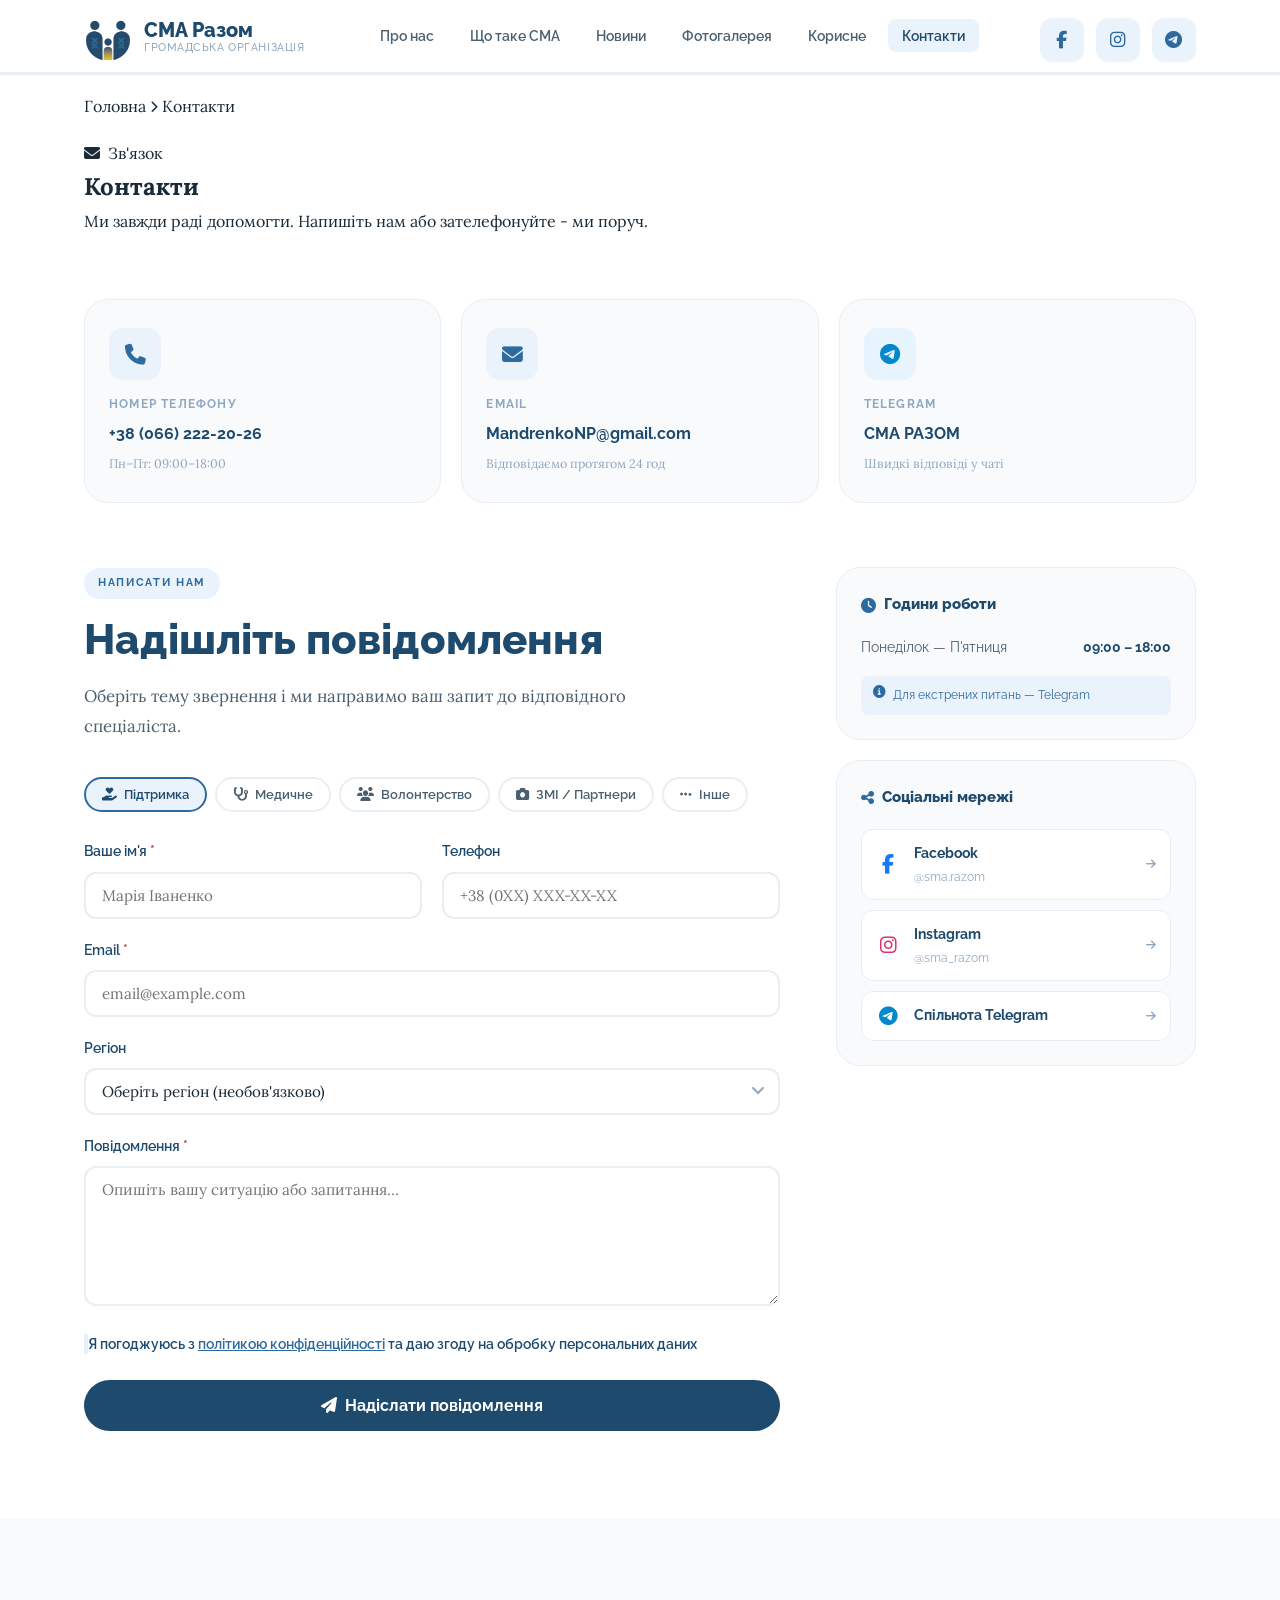
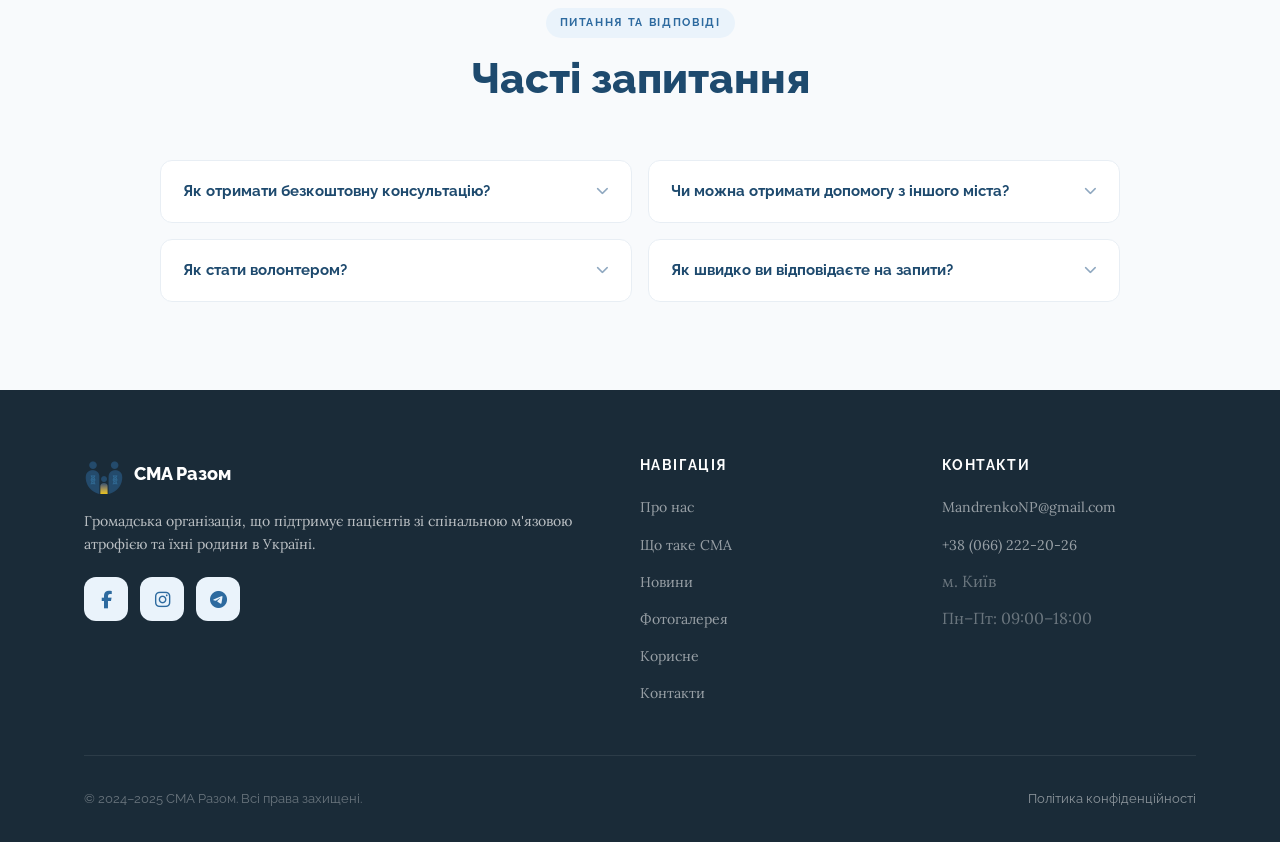
<file: contacts.html>
<!DOCTYPE html>
<html lang="uk">

<head>
  <meta charset="UTF-8" />
  <link rel="icon" type="image/x-icon" href="images/favicon.ico" />
  <link rel="icon" type="image/png" sizes="32x32" href="images/favicon-32.png" />
  <link rel="icon" type="image/png" sizes="16x16" href="images/favicon-16.png" />
  <link rel="apple-touch-icon" href="images/apple-touch-icon.png" />
  <meta name="viewport" content="width=device-width, initial-scale=1.0" />
  <meta name="description"
    content="Контакти організації СМА Разом — зв'яжіться з нами, задайте питання або станьте волонтером." />
  <title>Контакти — СМА Разом</title>
  <link rel="stylesheet" href="css/main.css" />
  <link rel="stylesheet" href="https://cdnjs.cloudflare.com/ajax/libs/font-awesome/6.5.0/css/all.min.css" />
</head>

<body>

  <!-- HEADER -->
  <header class="header" id="header">
    <div class="container">
      <nav class="nav">
        <a href="/" class="nav-logo">
          <img src="images/logo.png" alt="СМА Разом" />
          <div class="nav-logo-text">
            СМА Разом
            <span>Громадська організація</span>
          </div>
        </a>
        <ul class="nav-links">
          <li><a href="about.html">Про нас</a></li>
          <li><a href="sma.html">Що таке СМА</a></li>
          <li><a href="news.html">Новини</a></li>
          <li><a href="gallery.html">Фотогалерея</a></li>
          <li><a href="useful.html">Корисне</a></li>
          <li><a href="contacts.html" class="current">Контакти</a></li>
        </ul>
        <div class="social-links">
          <a href="https://www.facebook.com/sma.razom" class="social-link" target="_blank"><i
              class="fa-brands fa-facebook-f"></i></a>
          <a href="https://www.instagram.com/sma_razom" class="social-link" target="_blank"><i
              class="fa-brands fa-instagram"></i></a>
          <a href="https://t.me/+O6cUMbP3nqY1MjBi" class="social-link" target="_blank"><i
              class="fa-brands fa-telegram"></i></a>

        </div>
        <button class="nav-burger" aria-label="Меню">
          <span></span><span></span><span></span>
        </button>
      </nav>
    </div>
  </header>

  <div class="mobile-menu">
    <button class="mobile-menu-close">&times;</button>
    <div class="social-links">
      <a href="https://www.facebook.com/sma.razom" class="social-link" title="Facebook" target="_blank"><i
          class="fa-brands fa-facebook-f"></i></a>
      <a href="https://www.instagram.com/sma_razom" class="social-link" title="Instagram" target="_blank"><i
          class="fa-brands fa-instagram"></i></a>
      <a href="https://t.me/+O6cUMbP3nqY1MjBi" class="social-link" title="Telegram" target="_blank"><i
          class="fa-brands fa-telegram"></i></a>

    </div>
    <a href="about.html">Про нас</a>
    <a href="sma.html">Що таке СМА</a>
    <a href="news.html">Новини</a>
    <a href="gallery.html">Фотогалерея</a>
    <a href="useful.html">Корисне</a>
    <a href="contacts.html">Контакти</a>
  </div>

  <main>

    <!-- PAGE HERO -->
    <section class="page-hero">
      <div class="container">
        <div class="page-hero-inner">
          <div class="breadcrumb">
            <a href="/">Головна</a>
            <span><i class="fa-solid fa-chevron-right fa-xs"></i></span>
            <span>Контакти</span>
          </div>
          <div class="page-hero-tag">
            <i class="fa-solid fa-envelope"></i>&nbsp; Зв'язок
          </div>
          <h1>Контакти</h1>
          <p class="page-hero-lead">
            Ми завжди раді допомогти. Напишіть нам або зателефонуйте - ми поруч.
          </p>
        </div>
      </div>
    </section>

    <!-- QUICK CONTACT CARDS -->
    <section class="quick-contacts">
      <div class="container">
        <div class="quick-contacts-grid">
          <a href="tel:+380662222026" class="quick-card" data-aos>
            <div class="quick-card-icon"><i class="fa-solid fa-phone"></i></div>
            <div class="quick-card-label">Номер телефону</div>
            <div class="quick-card-value">+38 (066) 222-20-26</div>
            <div class="quick-card-note">Пн–Пт: 09:00–18:00</div>
          </a>
          <a href="mailto:MandrenkoNP@gmail.com" class="quick-card" data-aos data-aos-delay="100">
            <div class="quick-card-icon"><i class="fa-solid fa-envelope"></i></div>
            <div class="quick-card-label">Email</div>
            <div class="quick-card-value">MandrenkoNP@gmail.com</div>
            <div class="quick-card-note">Відповідаємо протягом 24 год</div>
          </a>
          <a href="https://t.me/+O6cUMbP3nqY1MjBi" target="_blank" class="quick-card" data-aos data-aos-delay="200">
            <div class="quick-card-icon quick-card-icon--telegram"><i class="fa-brands fa-telegram"></i></div>
            <div class="quick-card-label">Telegram</div>
            <div class="quick-card-value">СМА РАЗОМ</div>
            <div class="quick-card-note">Швидкі відповіді у чаті</div>
          </a>
        </div>
      </div>
    </section>

    <!-- MAIN: FORM + INFO -->
    <section class="contacts-main">
      <div class="container">
        <div class="contacts-layout">

          <!-- FORM -->
          <div class="contacts-form-wrap" data-aos>
            <div class="contacts-form-header">
              <div class="section-tag">Написати нам</div>
              <h2 class="section-title">Надішліть повідомлення</h2>
              <p class="section-lead">Оберіть тему звернення і ми направимо ваш запит до відповідного спеціаліста.</p>
            </div>

            <form class="contacts-form" id="contactForm" novalidate>

              <!-- Topic tabs -->
              <div class="form-topics">
                <button type="button" class="topic-btn active" data-topic="support">
                  <i class="fa-solid fa-hand-holding-heart"></i> Підтримка
                </button>
                <button type="button" class="topic-btn" data-topic="medical">
                  <i class="fa-solid fa-stethoscope"></i> Медичне
                </button>
                <button type="button" class="topic-btn" data-topic="volunteer">
                  <i class="fa-solid fa-users"></i> Волонтерство
                </button>
                <button type="button" class="topic-btn" data-topic="media">
                  <i class="fa-solid fa-camera"></i> ЗМІ / Партнери
                </button>
                <button type="button" class="topic-btn" data-topic="other">
                  <i class="fa-solid fa-ellipsis"></i> Інше
                </button>
              </div>

              <input type="hidden" name="topic" id="topicInput" value="support" />

              <div class="form-row">
                <div class="form-group">
                  <label for="name">Ваше ім'я <span class="required">*</span></label>
                  <input type="text" id="name" name="name" placeholder="Марія Іваненко" required />
                  <span class="form-error" id="nameError">Введіть ваше ім'я</span>
                </div>
                <div class="form-group">
                  <label for="phone">Телефон</label>
                  <input type="tel" id="phone" name="phone" placeholder="+38 (0XX) XXX-XX-XX" />
                </div>
              </div>

              <div class="form-group">
                <label for="email">Email <span class="required">*</span></label>
                <input type="email" id="email" name="email" placeholder="email@example.com" required />
                <span class="form-error" id="emailError">Введіть коректний email</span>
              </div>

              <div class="form-group">
                <label for="region">Регіон</label>
                <select id="region" name="region">
                  <option value="">Оберіть регіон (необов'язково)</option>
                  <option>Вінницька область</option>
                  <option>Волинська область</option>
                  <option>Дніпропетровська область</option>
                  <option>Донецька область</option>
                  <option>Житомирська область</option>
                  <option>Закарпатська область</option>
                  <option>Запорізька область</option>
                  <option>Івано-Франківська область</option>
                  <option>Київська область</option>
                  <option>м. Київ</option>
                  <option>Кіровоградська область</option>
                  <option>Луганська область</option>
                  <option>Львівська область</option>
                  <option>Миколаївська область</option>
                  <option>Одеська область</option>
                  <option>Полтавська область</option>
                  <option>Рівненська область</option>
                  <option>Сумська область</option>
                  <option>Тернопільська область</option>
                  <option>Харківська область</option>
                  <option>Херсонська область</option>
                  <option>Хмельницька область</option>
                  <option>Черкаська область</option>
                  <option>Чернівецька область</option>
                  <option>Чернігівська область</option>
                </select>
              </div>

              <div class="form-group">
                <label for="message">Повідомлення <span class="required">*</span></label>
                <textarea id="message" name="message" placeholder="Опишіть вашу ситуацію або запитання…"
                  required></textarea>
                <span class="form-error" id="messageError">Введіть повідомлення</span>
              </div>

              <div class="form-group form-checkbox">
                <label class="checkbox-label">
                  <input type="checkbox" id="consent" name="consent" required />
                  <span class="checkbox-custom"></span>
                  <span>Я погоджуюсь з <a href="#">політикою конфіденційності</a> та даю згоду на обробку персональних
                    даних</span>
                </label>
                <span class="form-error" id="consentError">Необхідна ваша згода</span>
              </div>

              <button type="submit" class="btn btn-primary form-submit-btn">
                <i class="fa-solid fa-paper-plane"></i> Надіслати повідомлення
              </button>

              <!-- Success message -->
              <div class="form-success" id="formSuccess">
                <i class="fa-solid fa-circle-check"></i>
                <div>
                  <strong>Повідомлення надіслано!</strong>
                  <p>Ми отримали ваш запит і зв'яжемося з вами протягом 24 годин.</p>
                </div>
              </div>

            </form>
          </div>

          <!-- INFO SIDEBAR -->
          <aside class="contacts-info">

            <!-- Working hours -->
            <div class="contacts-widget" data-aos>
              <div class="contacts-widget-title">
                <i class="fa-solid fa-clock"></i> Години роботи
              </div>
              <div class="hours-list">
                <div class="hours-item">
                  <span>Понеділок — П'ятниця</span>
                  <span class="hours-val">09:00 – 18:00</span>
                </div>
              </div>
              <div class="hours-note">
                <i class="fa-solid fa-circle-info"></i>
                Для екстрених питань — Telegram
              </div>
            </div>

            <!-- Social -->
            <div class="contacts-widget" data-aos>
              <div class="contacts-widget-title">
                <i class="fa-solid fa-share-nodes"></i> Соціальні мережі
              </div>
              <div class="social-links-full">
                <a href="https://www.facebook.com/sma.razom" class="social-link-full social-link-full--fb" target="_blank">
                  <i class="fa-brands fa-facebook-f"></i>
                  <div>
                    <div class="social-link-name">Facebook</div>
                    <div class="social-link-handle">@sma.razom</div>
                  </div>
                  <i class="fa-solid fa-arrow-right fa-xs"></i>
                </a>
                <a href="https://www.instagram.com/sma_razom" class="social-link-full social-link-full--ig" target="_blank">
                  <i class="fa-brands fa-instagram"></i>
                  <div>
                    <div class="social-link-name">Instagram</div>
                    <div class="social-link-handle">@sma_razom</div>
                  </div>
                  <i class="fa-solid fa-arrow-right fa-xs"></i>
                </a>
                <a href="https://t.me/+O6cUMbP3nqY1MjBi" class="social-link-full social-link-full--tg">
                  <i class="fa-brands fa-telegram"></i>
                  <div>
                    <div class="social-link-name">Спільнота Telegram</div>
                  </div>
                  <i class="fa-solid fa-arrow-right fa-xs"></i>
                </a>
              </div>
            </div>

          </aside>

        </div>
      </div>
    </section>

    <!-- FAQ -->
    <section class="contacts-faq">
      <div class="container">
        <div class="section-center" data-aos>
          <div class="section-tag">Питання та відповіді</div>
          <h2 class="section-title">Часті запитання</h2>
        </div>
        <div class="faq-grid">

          <div class="faq-item" data-aos>
            <button class="faq-question" aria-expanded="false">
              <span>Як отримати безкоштовну консультацію?</span>
              <i class="fa-solid fa-chevron-down"></i>
            </button>
            <div class="faq-answer">
              <p>Зателефонуйте нам або напишіть на email. Ми надаємо безкоштовні юридичні та медичні консультації для
                всіх родин, де є пацієнт зі СМА.</p>
            </div>
          </div>

          <div class="faq-item" data-aos>
            <button class="faq-question" aria-expanded="false">
              <span>Чи можна отримати допомогу з іншого міста?</span>
              <i class="fa-solid fa-chevron-down"></i>
            </button>
            <div class="faq-answer">
              <p>Так, ми працюємо онлайн та телефоном по всій Україні.</p>
            </div>
          </div>

          <div class="faq-item" data-aos data-aos-delay="100">
            <button class="faq-question" aria-expanded="false">
              <span>Як стати волонтером?</span>
              <i class="fa-solid fa-chevron-down"></i>
            </button>
            <div class="faq-answer">
              <p>Напишіть нам на MandrenkoNP@gmail.com або заповніть форму на цій сторінці, обравши тему
                "Волонтерство". Ми знаходимо роль для кожного охочого, незалежно від навичок.</p>
            </div>
          </div>

          <div class="faq-item" data-aos data-aos-delay="200">
            <button class="faq-question" aria-expanded="false">
              <span>Як швидко ви відповідаєте на запити?</span>
              <i class="fa-solid fa-chevron-down"></i>
            </button>
            <div class="faq-answer">
              <p>На email відповідаємо протягом 24 годин у робочі дні. У Telegram відповідаємо швидше — зазвичай
                протягом кількох годин. На екстрені запити реагуємо позачергово.</p>
            </div>
          </div>


        </div>
      </div>
    </section>

  </main>

  <!-- FOOTER -->
  <footer class="footer">
    <div class="container">
      <div class="footer-top">
        <div class="footer-brand">
          <div class="footer-logo">
            <img src="images/logo.png" alt="СМА Разом" />
            <div class="footer-logo-name">СМА Разом</div>
          </div>
          <p class="footer-desc">Громадська організація, що підтримує пацієнтів зі спінальною м'язовою атрофією та їхні
            родини в Україні.</p>
          <div class="social-links">
            <a href="https://www.facebook.com/sma.razom" class="social-link" target="_blank"><i
                class="fa-brands fa-facebook-f"></i></a>
            <a href="https://www.instagram.com/sma_razom" class="social-link" target="_blank"><i
                class="fa-brands fa-instagram"></i></a>
            <a href="https://t.me/+O6cUMbP3nqY1MjBi" class="social-link" target="_blank"><i
                class="fa-brands fa-telegram"></i></a>

          </div>
        </div>
        <div>
          <div class="footer-col-title">Навігація</div>
          <ul class="footer-links">
            <li><a href="about.html">Про нас</a></li>
            <li><a href="sma.html">Що таке СМА</a></li>
            <li><a href="news.html">Новини</a></li>
            <li><a href="gallery.html">Фотогалерея</a></li>
            <li><a href="useful.html">Корисне</a></li>
            <li><a href="contacts.html">Контакти</a></li>
          </ul>
        </div>
        <div>
          <div class="footer-col-title">Контакти</div>
          <ul class="footer-links">
            <li><a href="mailto:MandrenkoNP@gmail.com">MandrenkoNP@gmail.com</a></li>
            <li><a href="tel:+380662222026">+38 (066) 222-20-26</a></li>
            <li style="color:rgba(255,255,255,0.35)">м. Київ</li>
            <li style="color:rgba(255,255,255,0.35)">Пн–Пт: 09:00–18:00</li>
          </ul>
        </div>
      </div>
      <div class="footer-bottom">
        <span>© 2024–2025 СМА Разом. Всі права захищені.</span>
        <div style="display:flex;gap:20px">
          <a href="privacy.html">Політика конфіденційності</a>
        </div>
      </div>
    </div>
  </footer>

  <button class="scroll-top" aria-label="Вгору"><i class="fa-solid fa-arrow-up"></i></button>
  <script src="js/main.js"></script>
  <script></script>
</body>

</html>
</file>
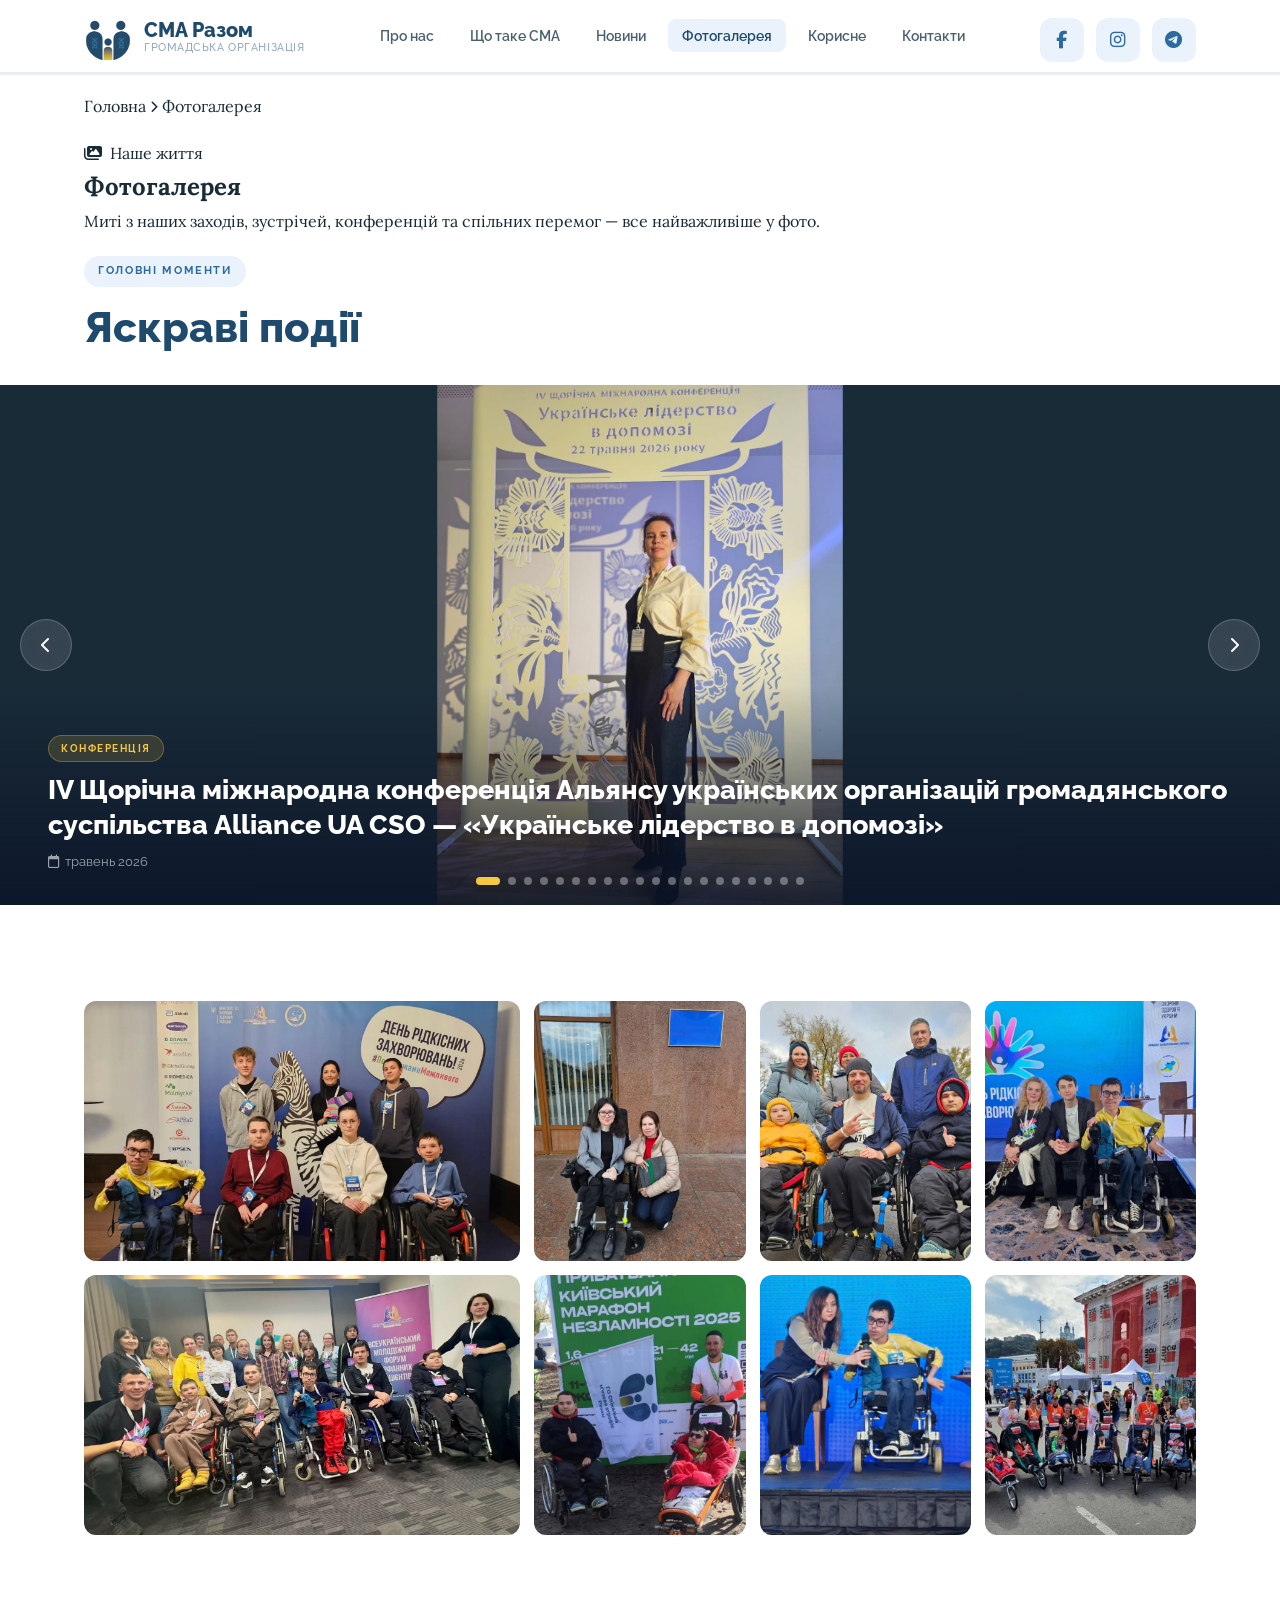
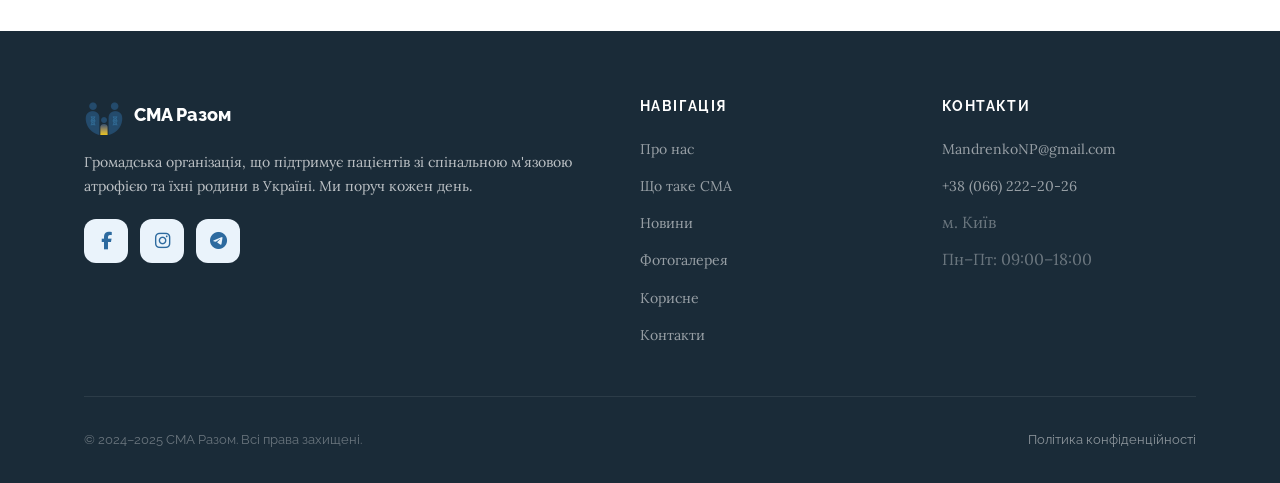
<file: gallery.html>
<!DOCTYPE html>
<html lang="uk">

<head>
  <meta charset="UTF-8" />
  <link rel="icon" type="image/x-icon" href="images/favicon.ico" />
  <link rel="icon" type="image/png" sizes="32x32" href="images/favicon-32.png" />
  <link rel="icon" type="image/png" sizes="16x16" href="images/favicon-16.png" />
  <link rel="apple-touch-icon" href="images/apple-touch-icon.png" />
  <meta name="viewport" content="width=device-width, initial-scale=1.0" />
  <meta name="description" content="Фотогалерея СМА Разом — фото з наших заходів, зустрічей та спільних перемог." />
  <title>Фотогалерея — СМА Разом</title>
  <link rel="stylesheet" href="css/main.css" />
  <link rel="stylesheet" href="css/gallery.css" />
  <link rel="stylesheet" href="https://cdnjs.cloudflare.com/ajax/libs/font-awesome/6.5.0/css/all.min.css" />
</head>

<body>

  <!-- HEADER — як на index.html -->
  <header class="header" id="header">
    <div class="container">
      <nav class="nav">
        <a href="/" class="nav-logo">
          <img src="images/logo.png" alt="СМА Разом" />
          <div class="nav-logo-text">
            СМА Разом
            <span>Громадська організація</span>
          </div>
        </a>
        <ul class="nav-links">
          <li><a href="about.html">Про нас</a></li>
          <li><a href="sma.html">Що таке СМА</a></li>
          <li><a href="news.html">Новини</a></li>
          <li><a href="gallery.html" class="current">Фотогалерея</a></li>
          <li><a href="useful.html">Корисне</a></li>
          <li><a href="contacts.html">Контакти</a></li>
        </ul>
        <div class="social-links">
          <a href="https://www.facebook.com/sma.razom" class="social-link" title="Facebook" target="_blank"><i
              class="fa-brands fa-facebook-f"></i></a>
          <a href="https://www.instagram.com/sma_razom" class="social-link" title="Instagram" target="_blank"><i
              class="fa-brands fa-instagram"></i></a>
          <a href="https://t.me/+O6cUMbP3nqY1MjBi" class="social-link" title="Telegram" target="_blank"><i
              class="fa-brands fa-telegram"></i></a>

        </div>
        <button class="nav-burger" aria-label="Меню">
          <span></span><span></span><span></span>
        </button>
      </nav>
    </div>
  </header>

  <div class="mobile-menu">
    <button class="mobile-menu-close">&times;</button>
    <div class="social-links">
      <a href="https://www.facebook.com/sma.razom" class="social-link" title="Facebook" target="_blank"><i
          class="fa-brands fa-facebook-f"></i></a>
      <a href="https://www.instagram.com/sma_razom" class="social-link" title="Instagram" target="_blank"><i
          class="fa-brands fa-instagram"></i></a>
      <a href="https://t.me/+O6cUMbP3nqY1MjBi" class="social-link" title="Telegram" target="_blank"><i
          class="fa-brands fa-telegram"></i></a>

    </div>
    <a href="about.html">Про нас</a>
    <a href="sma.html">Що таке СМА</a>
    <a href="news.html">Новини</a>
    <a href="gallery.html">Фотогалерея</a>
    <a href="useful.html">Корисне</a>
    <a href="contacts.html">Контакти</a>
  </div>

  <main>

    <!-- PAGE HERO -->
    <section class="page-hero">
      <div class="container">
        <div class="page-hero-inner">
          <div class="breadcrumb">
            <a href="index.html">Головна</a>
            <span><i class="fa-solid fa-chevron-right fa-xs"></i></span>
            <span>Фотогалерея</span>
          </div>
          <div class="page-hero-tag">
            <i class="fa-solid fa-images"></i>&nbsp; Наше життя
          </div>
          <h1>Фотогалерея</h1>
          <p class="page-hero-lead">
            Миті з наших заходів, зустрічей, конференцій та спільних перемог — все найважливіше у фото.
          </p>
        </div>
      </div>
    </section>

    <!-- SLIDER -->
    <section class="gallery-slider-section">
      <div class="container">
        <div class="section-tag" data-aos>Головні моменти</div>
        <h2 class="section-title" data-aos>Яскраві події</h2>
      </div>

      <div class="slider-wrap" data-aos>
        <div class="slider-track" id="sliderTrack">

          <!-- Слайд 1 -->
          <div class="slide">
            <div class="slide-img">
            <img src="images/25.JPG" alt="IV Щорічна міжнародної конференції Альянсу українських організацій громадянського суспільства Alliance UA CSO — «Українське лідерство в допомозі»">
              <div class="slide-placeholder"><i class="fa-solid fa-image fa-3x"></i></div>
            </div>
            <div class="slide-caption">
              <span class="slide-cat">Конференція</span>
              <div class="slide-title">IV Щорічна міжнародна конференція Альянсу українських організацій громадянського суспільства Alliance UA CSO —
              «Українське лідерство в допомозі»</div>
              <div class="slide-date"><i class="fa-regular fa-calendar"></i> травень 2026</div>
            </div>
          </div>

          <!-- Слайд 2 -->
          <div class="slide">
            <div class="slide-img">
              <img src="images/6.JPG"
                alt="IV Щорічна міжнародної конференції Альянсу українських організацій громадянського суспільства Alliance UA CSO — «Українське лідерство в допомозі»">
              <div class="slide-placeholder"><i class="fa-solid fa-image fa-3x"></i></div>
            </div>
            <div class="slide-caption">
              <span class="slide-cat">Конференція</span>
              <div class="slide-title">Науково-практична конференція з орфанних захворювань «Рідкісні, але в центрі уваги»</div>
              <div class="slide-date"><i class="fa-regular fa-calendar"></i> травень 2026</div>
            </div>
          </div>

          <!-- Слайд 3 -->
          <div class="slide">
            <div class="slide-img">
              <img src="images/13.jpg"
                alt="Весняний терапевтичний форум 2026">
              <div class="slide-placeholder"><i class="fa-solid fa-image fa-3x"></i></div>
            </div>
            <div class="slide-caption">
              <span class="slide-cat">Захід</span>
              <div class="slide-title">Весняний терапевтичний форум 2026</div>
              <div class="slide-date"><i class="fa-regular fa-calendar"></i> квітень 2026</div>
            </div>
          </div>

          <!-- Слайд 4 -->
          <div class="slide">
            <div class="slide-img">
              <img src="images/20.JPG" alt="Школа орфанного пацієнта">
              <div class="slide-placeholder"><i class="fa-solid fa-image fa-3x"></i></div>
            </div>
            <div class="slide-caption">
              <span class="slide-cat">Вебінар</span>
              <div class="slide-title">"Медичне харчування: права на забезпечення та реальний доступ" у школі орфанного пацієнта</div>
              <div class="slide-date"><i class="fa-regular fa-calendar"></i> травень 2026</div>
            </div>
          </div>

          <!-- Слайд 5 -->
          <div class="slide">
            <div class="slide-img">
              <img src="images/14.jpg" alt="Зустріч із Державним експертним центром МОЗ України">
              <div class="slide-placeholder"><i class="fa-solid fa-image fa-3x"></i></div>
            </div>
            <div class="slide-caption">
              <span class="slide-cat">Обговорення</span>
              <div class="slide-title">Зустріч із Державним експертним центром МОЗ України за участі організацій, що опікуються пацієнтами з рідкісними
              захворюваннями</div>
              <div class="slide-date"><i class="fa-regular fa-calendar"></i> квітень 2026</div>
            </div>
          </div>
          <div class="slide">
            <div class="slide-img">
              <img src="images/23.jpg" alt="Зустріч з керівництвом Національного наукового центру радіаційної медицини, гематології та онкології НАМН України">
              <div class="slide-placeholder"><i class="fa-solid fa-image fa-3x"></i></div>
            </div>
            <div class="slide-caption">
              <span class="slide-cat">Обговорення</span>
              <div class="slide-title">Зустріч з керівництвом Національного наукового центру радіаційної медицини, гематології та онкології НАМН України</div>
              <div class="slide-date"><i class="fa-regular fa-calendar"></i> квітень 2026</div>
            </div>
          </div>

          <div class="slide">
            <div class="slide-img">
              <img src="images/27.jpg" alt="Розширена зустріч з командою Медичні закупівлі України ">
              <div class="slide-placeholder"><i class="fa-solid fa-image fa-3x"></i></div>
            </div>
            <div class="slide-caption">
              <span class="slide-cat">Обговорення</span>
              <div class="slide-title">Розширена зустріч з командою Медичні закупівлі України</div>
              <div class="slide-date"><i class="fa-regular fa-calendar"></i> квітень 2026</div>
            </div>
          </div>

          <div class="slide">
            <div class="slide-img">
              <img src="images/2.jpg" alt="Участь у Дев’яносто четвертій сесії Черкаської міської ради">
              <div class="slide-placeholder"><i class="fa-solid fa-image fa-3x"></i></div>
            </div>
            <div class="slide-caption">
              <span class="slide-cat">Спільнота</span>
              <div class="slide-title">Участь у Дев’яносто четвертій сесії Черкаської міської ради</div>
              <div class="slide-date"><i class="fa-regular fa-calendar"></i> березень 2026</div>
            </div>
          </div>

          <div class="slide">
            <div class="slide-img">
              <img src="images/12.JPG" alt="Конференція до дня рідкісних захворювань">
              <div class="slide-placeholder"><i class="fa-solid fa-image fa-3x"></i></div>
            </div>
            <div class="slide-caption">
              <span class="slide-cat">Конференція</span>
              <div class="slide-title">Конференція до дня рідкісних захворювань</div>
              <div class="slide-date"><i class="fa-regular fa-calendar"></i> лютий 2026</div>
            </div>
          </div>

          <div class="slide">
            <div class="slide-img">
              <img src="images/43.jpg" alt="Особистий прийом у заступника міського голови м. Черкаси">
              <div class="slide-placeholder"><i class="fa-solid fa-image fa-3x"></i></div>
            </div>
            <div class="slide-caption">
              <span class="slide-cat">Спільнота</span>
              <div class="slide-title">Особистий прийом у заступника міського голови м. Черкаси</div>
              <div class="slide-date"><i class="fa-regular fa-calendar"></i> лютий 2026</div>
            </div>
          </div>
          <div class="slide">
            <div class="slide-img">
              <img src="images/7.JPG" alt="Робоча зустріч із Департаментом охорони здоров’я КОВА та колегами">
              <div class="slide-placeholder"><i class="fa-solid fa-image fa-3x"></i></div>
            </div>
            <div class="slide-caption">
              <span class="slide-cat">Обговорення</span>
              <div class="slide-title">Робоча зустріч із Департаментом охорони здоров’я КОВА та колегами</div>
              <div class="slide-date"><i class="fa-regular fa-calendar"></i> лютий 2026</div>
            </div>
          </div>
          <div class="slide">
            <div class="slide-img">
              <img src="images/1.JPG" alt="Участь у круглому столі, організованому Уповноваженою Київської міської ради з прав осіб з інвалідністю">
              <div class="slide-placeholder"><i class="fa-solid fa-image fa-3x"></i></div>
            </div>
            <div class="slide-caption">
              <span class="slide-cat">Обговорення</span>
              <div class="slide-title">Участь у круглому столі, організованому Уповноваженою Київської міської ради з прав осіб з інвалідністю</div>
              <div class="slide-date"><i class="fa-regular fa-calendar"></i> грудень 2025</div>
            </div>
          </div>
          <div class="slide">
            <div class="slide-img">
              <img src="images/54.jpg"
                alt="Місто Добра - 5 років зцілень та див">
              <div class="slide-placeholder"><i class="fa-solid fa-image fa-3x"></i></div>
            </div>
            <div class="slide-caption">
              <span class="slide-cat">Захід</span>
              <div class="slide-title">Місто Добра - 5 років зцілень та див</div>
              <div class="slide-date"><i class="fa-regular fa-calendar"></i> листопад 2025</div>
            </div>
          </div>
          <div class="slide">
            <div class="slide-img">
              <img src="images/33.jpg" alt="Робоча зустріч із новим керівництвом Департаменту Охорони Здоров'я КМДА">
              <div class="slide-placeholder"><i class="fa-solid fa-image fa-3x"></i></div>
            </div>
            <div class="slide-caption">
              <span class="slide-cat">Обговорення</span>
              <div class="slide-title">Робоча зустріч із новим керівництвом Департаменту Охорони Здоров'я КМДА</div>
              <div class="slide-date"><i class="fa-regular fa-calendar"></i> листопад 2025</div>
            </div>
          </div>
          <div class="slide">
            <div class="slide-img">
              <img src="images/15.JPG" alt="Спільна зустріч із СМА пацієнткою та мером м. Івано-Франківська">
              <div class="slide-placeholder"><i class="fa-solid fa-image fa-3x"></i></div>
            </div>
            <div class="slide-caption">
              <span class="slide-cat">Спільнота</span>
              <div class="slide-title">Спільна зустріч із СМА пацієнткою та мером м. Івано-Франківська</div>
              <div class="slide-date"><i class="fa-regular fa-calendar"></i> листопад 2025</div>
            </div>
          </div>
          <div class="slide">
            <div class="slide-img">
              <img src="images/18.JPG" alt="Всеукраїнський молодіжний форум орфанних пацієнтів 2025">
              <div class="slide-placeholder"><i class="fa-solid fa-image fa-3x"></i></div>
            </div>
            <div class="slide-caption">
              <span class="slide-cat">Захід</span>
              <div class="slide-title">Всеукраїнський молодіжний форум орфанних пацієнтів 2025</div>
              <div class="slide-date"><i class="fa-regular fa-calendar"></i> жовтень 2025</div>
            </div>
          </div>
          <div class="slide">
            <div class="slide-img">
              <img src="images/21.jpg" alt="Розширена робоча зустріч за участю представників МОЗ, ДП Медичні закупівлі України, ДП Державний експертний центр МОЗ України">
              <div class="slide-placeholder"><i class="fa-solid fa-image fa-3x"></i></div>
            </div>
            <div class="slide-caption">
              <span class="slide-cat">Обговорення</span>
              <div class="slide-title">Розширена робоча зустріч за участю представників МОЗ, ДП Медичні закупівлі України, ДП "Державний експертний центр МОЗ України
              </div>
              <div class="slide-date"><i class="fa-regular fa-calendar"></i> жовтень 2025</div>
            </div>
          </div>
          <div class="slide">
            <div class="slide-img">
              <img src="images/17.JPG"
                alt="Київський марафон незламності 2025">
              <div class="slide-placeholder"><i class="fa-solid fa-image fa-3x"></i></div>
            </div>
            <div class="slide-caption">
              <span class="slide-cat">Захід</span>
              <div class="slide-title">Київський марафон незламності 2025
              </div>
              <div class="slide-date"><i class="fa-regular fa-calendar"></i> жовтень 2025</div>
            </div>
          </div>
          <div class="slide">
            <div class="slide-img">
              <img src="images/24.JPG" alt="Конструктивна зустріч у Одеській міській Раді">
              <div class="slide-placeholder"><i class="fa-solid fa-image fa-3x"></i></div>
            </div>
            <div class="slide-caption">
              <span class="slide-cat">Обговорення</span>
              <div class="slide-title">Конструктивна зустріч у Одеській міській Раді
              </div>
              <div class="slide-date"><i class="fa-regular fa-calendar"></i> жовтень 2025</div>
            </div>
          </div>
          <div class="slide">
            <div class="slide-img">
              <img src="images/26.jpg" alt="Зустріч з командою Міністерства охорони здоров'я України">
              <div class="slide-placeholder"><i class="fa-solid fa-image fa-3x"></i></div>
            </div>
            <div class="slide-caption">
              <span class="slide-cat">Обговорення</span>
              <div class="slide-title">Зустріч з командою Міністерства охорони здоров'я України
              </div>
              <div class="slide-date"><i class="fa-regular fa-calendar"></i> жовтень 2025</div>
            </div>
          </div>
        </div>

        <!-- Стрілки -->
        <button class="slider-arrow slider-arrow--prev" id="sliderPrev" aria-label="Попередній">
          <i class="fa-solid fa-chevron-left"></i>
        </button>
        <button class="slider-arrow slider-arrow--next" id="sliderNext" aria-label="Наступний">
          <i class="fa-solid fa-chevron-right"></i>
        </button>

        <!-- Точки -->
        <div class="slider-dots" id="sliderDots"></div>
      </div>
    </section>

    <!-- GALLERY GRID -->
    <section class="gallery-page-section">
      <div class="container">

        <!-- <div class="gallery-filters" data-aos>
          <button class="filter-btn active" data-filter="all">Всі фото</button>
          <button class="filter-btn" data-filter="events">Події</button>
          <button class="filter-btn" data-filter="conferences">Конференції</button>
          <button class="filter-btn" data-filter="advocacy">Адвокація</button>
          <button class="filter-btn" data-filter="community">Спільнота</button>
        </div>
      -->
        <div class="gallery-masonry" id="galleryGrid">

          <div class="gallery-cell gallery-cell--wide" data-category="events" data-aos>
            <div class="gallery-cell-inner">
              <img src="images/4.JPG" alt="Конференція до дня рідкісних захворювань">
              <div class="gallery-overlay">
                <button class="gallery-zoom-btn" data-title="Конференція до дня рідкісних захворювань" data-idx="1"><i
                    class="fa-solid fa-magnifying-glass-plus"></i></button>
                <div class="gallery-caption">Конференція до дня рідкісних захворювань</div>
              </div>
            </div>
          </div>

          <div class="gallery-cell" data-category="conferences" data-aos>
            <div class="gallery-cell-inner">
              <img src="images/15.JPG" alt="Спільна зустріч із СМА пацієнткою та мером м. Івано-Франківська">
              <div class="gallery-overlay">
                <button class="gallery-zoom-btn" data-title="Спільна зустріч із СМА пацієнткою та мером м. Івано-Франківська" data-idx="1"><i
                    class="fa-solid fa-magnifying-glass-plus"></i></button>
                <div class="gallery-caption">Спільна зустріч із СМА пацієнткою та мером м. Івано-Франківська</div>
              </div>
            </div>
          </div>

          <div class="gallery-cell" data-category="advocacy" data-aos>
            <div class="gallery-cell-inner">
              <img src="images/19.JPG" alt="Київський марафон незламності">
              <div class="gallery-overlay">
                <button class="gallery-zoom-btn" data-title="Київський марафон незламності" data-idx="3"><i
                    class="fa-solid fa-magnifying-glass-plus"></i></button>
                <div class="gallery-caption">Київський марафон незламності</div>
              </div>
            </div>
          </div>

          <div class="gallery-cell" data-category="community" data-aos>
            <div class="gallery-cell-inner">
              <img src="images/12.JPG"
                alt="Спільне фото СМА пацієнта з Едамом Адамановим та Тетяною Кулешою на конференції до дня орфанних захворювань">
              <div class="gallery-overlay">
                <button class="gallery-zoom-btn"
                  data-title="День рідкісних захворювань #позаМежамиМожливого"
                  data-idx="6"><i class="fa-solid fa-magnifying-glass-plus"></i></button>
                <div class="gallery-caption">День рідкісних захворювань #позаМежамиМожливого</div>
              </div>
            </div>
          </div>

          <div class="gallery-cell gallery-cell--wide" data-category="events" data-aos>
            <div class="gallery-cell-inner">
              <img src="images/18.JPG" alt="Всеукраїнський молодіжний форум орфанних пацієнтів 2025">
              <div class="gallery-overlay">
                <button class="gallery-zoom-btn" data-title="Всеукраїнський молодіжний форум орфанних пацієнтів 2025" data-idx="4"><i
                    class="fa-solid fa-magnifying-glass-plus"></i></button>
                <div class="gallery-caption">Всеукраїнський молодіжний форум орфанних пацієнтів 2025</div>
              </div>
            </div>
          </div>

          <div class="gallery-cell" data-category="conferences" data-aos>
            <div class="gallery-cell-inner">
              <img src="images/22.JPG" alt="Київський марафон незламності">
              <div class="gallery-overlay">
                <button class="gallery-zoom-btn" data-title="Київський марафон незламності" data-idx="5"><i
                    class="fa-solid fa-magnifying-glass-plus"></i></button>
                <div class="gallery-caption">Київський марафон незламності</div>
              </div>
            </div>
          </div>
          <div class="gallery-cell" data-category="community" data-aos>
            <div class="gallery-cell-inner">
              <img src="images/9.JPG" alt="День рідкісних захворювань #позаМежамиМожливого">
              <div class="gallery-overlay">
                <button class="gallery-zoom-btn" data-title="День рідкісних захворювань #позаМежамиМожливого"
                  data-idx="2"><i class="fa-solid fa-magnifying-glass-plus"></i></button>
                <div class="gallery-caption">День рідкісних захворювань #позаМежамиМожливого</div>
              </div>
            </div>
          </div>
            <div class="gallery-cell" data-category="advocacy" data-aos>
              <div class="gallery-cell-inner">
                <img src="images/17.JPG" alt="Київський марафон незламності">
                <div class="gallery-overlay">
                  <button class="gallery-zoom-btn" data-title="Київський марафон незламності" data-idx="7"><i
                      class="fa-solid fa-magnifying-glass-plus"></i></button>
                  <div class="gallery-caption">Київський марафон незламності</div>
                </div>
              </div>
            </div>

      </div>
    </section>

  </main>

  <!-- LIGHTBOX -->
  <div class="lightbox" id="lightbox">
    <button class="lightbox-close" id="lightboxClose"><i class="fa-solid fa-xmark"></i></button>
    <button class="lightbox-prev" id="lightboxPrev"><i class="fa-solid fa-chevron-left"></i></button>
    <button class="lightbox-next" id="lightboxNext"><i class="fa-solid fa-chevron-right"></i></button>
    <div class="lightbox-content">
      <div class="lightbox-img-wrap" id="lightboxImgWrap"></div>
      <div class="lightbox-caption" id="lightboxCaption"></div>
    </div>
    <div class="lightbox-counter" id="lightboxCounter"></div>
  </div>

  <!-- FOOTER — як на index.html -->
  <footer class="footer">
    <div class="container">
      <div class="footer-top">
        <div class="footer-brand">
          <div class="footer-logo">
            <img src="images/logo.png" alt="СМА Разом" />
            <div class="footer-logo-name">СМА Разом</div>
          </div>
          <p class="footer-desc">
            Громадська організація, що підтримує пацієнтів зі спінальною м'язовою атрофією та їхні родини в Україні. Ми
            поруч кожен день.
          </p>
          <div class="social-links">
            <a href="https://www.facebook.com/sma.razom" class="social-link" title="Facebook" target="_blank"><i
                class="fa-brands fa-facebook-f"></i></a>
            <a href="https://www.instagram.com/sma_razom" class="social-link" title="Instagram" target="_blank"><i
                class="fa-brands fa-instagram"></i></a>
            <a href="https://t.me/+O6cUMbP3nqY1MjBi" class="social-link" title="Telegram" target="_blank"><i
                class="fa-brands fa-telegram"></i></a>

          </div>
        </div>

        <div>
          <div class="footer-col-title">Навігація</div>
          <ul class="footer-links">
            <li><a href="about.html">Про нас</a></li>
            <li><a href="sma.html">Що таке СМА</a></li>
            <li><a href="news.html">Новини</a></li>
            <li><a href="gallery.html">Фотогалерея</a></li>
            <li><a href="useful.html">Корисне</a></li>
            <li><a href="contacts.html">Контакти</a></li>
          </ul>
        </div>

        <div>
          <div class="footer-col-title">Контакти</div>
          <ul class="footer-links">
            <li><a href="mailto:MandrenkoNP@gmail.com">MandrenkoNP@gmail.com</a></li>
            <li><a href="tel:+380662222026">+38 (066) 222-20-26</a></li>
            <li style="color: rgba(255,255,255,0.35);">м. Київ</li>
            <li style="color: rgba(255,255,255,0.35);">Пн–Пт: 09:00–18:00</li>
          </ul>
        </div>
      </div>

      <div class="footer-bottom">
        <span>© 2024–2025 СМА Разом. Всі права захищені.</span>
        <div style="display: flex; gap: 20px;">
          <a href="privacy.html">Політика конфіденційності</a>
        </div>
      </div>
    </div>
  </footer>

  <button class="scroll-top" aria-label="Вгору"><i class="fa-solid fa-arrow-up"></i></button>
  <script src="js/main.js"></script>
  <script src="js/gallery.js"></script>
</body>

</html>
</file>
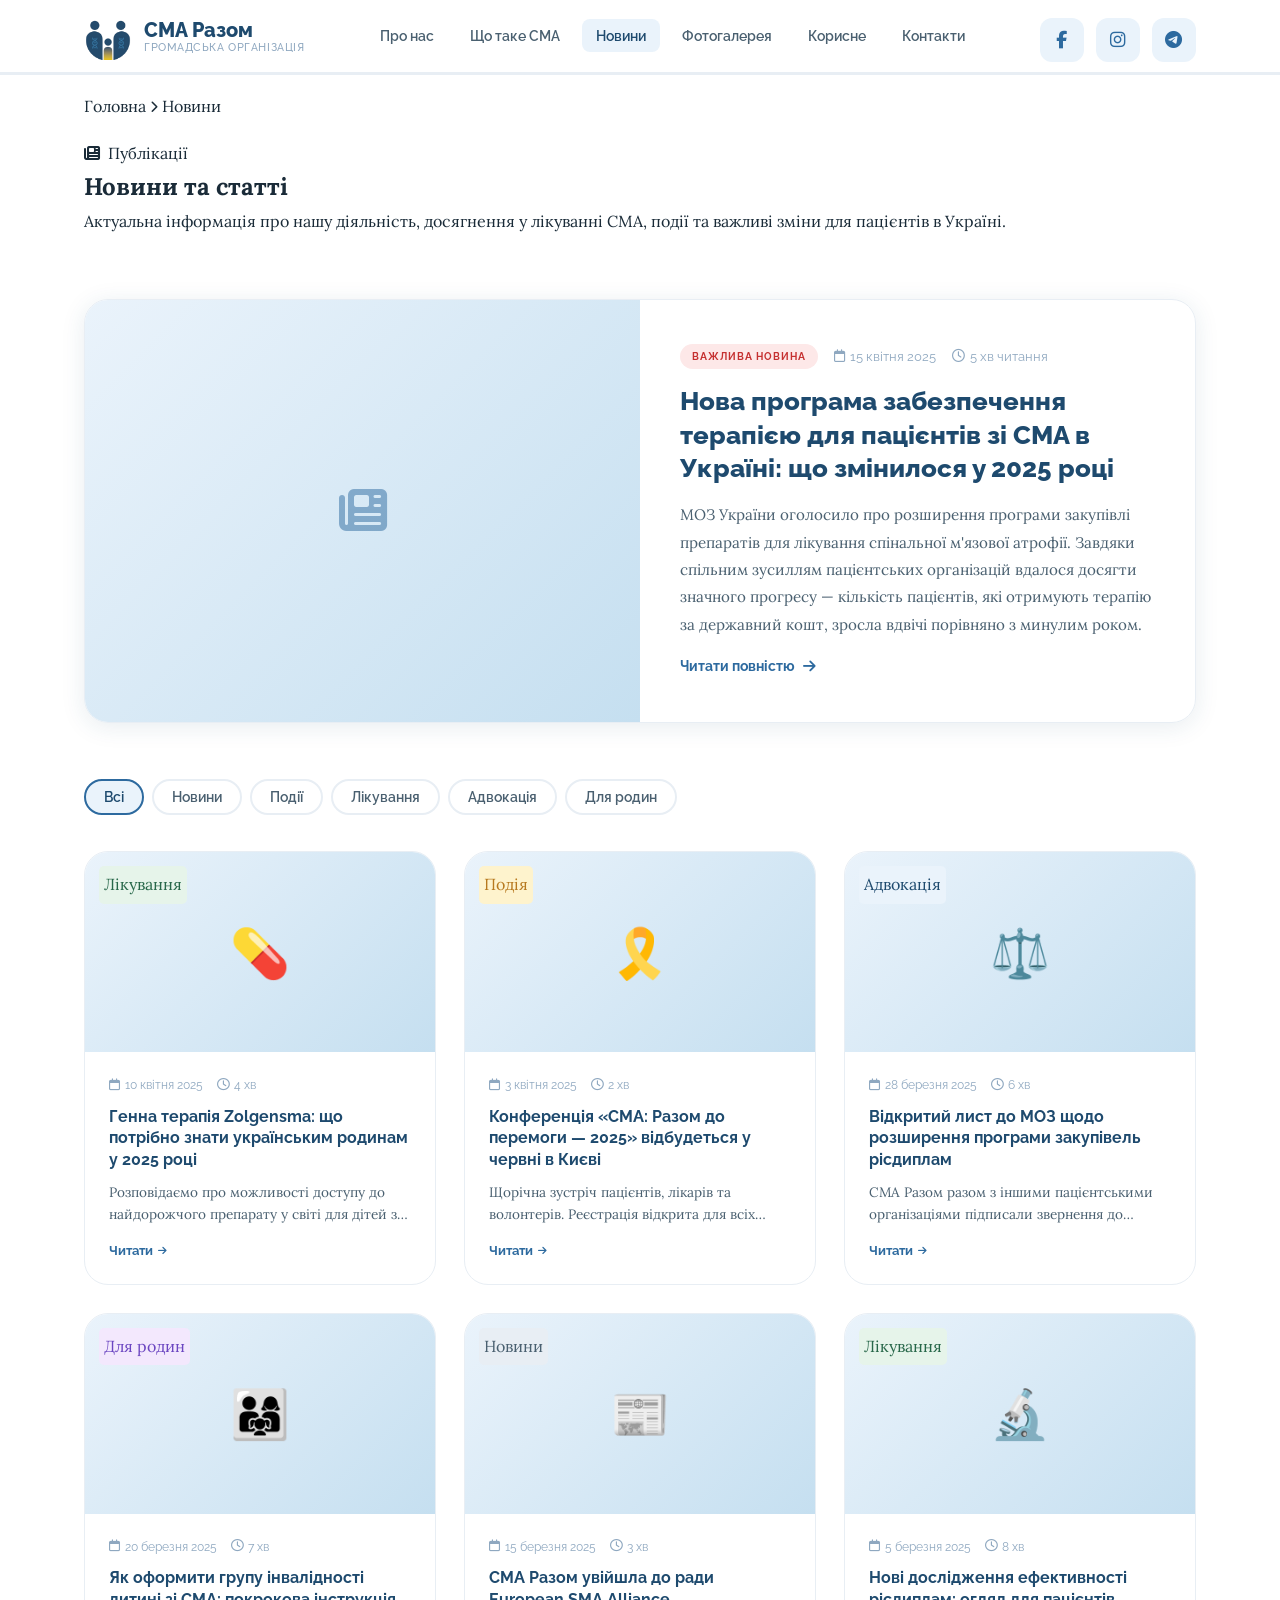
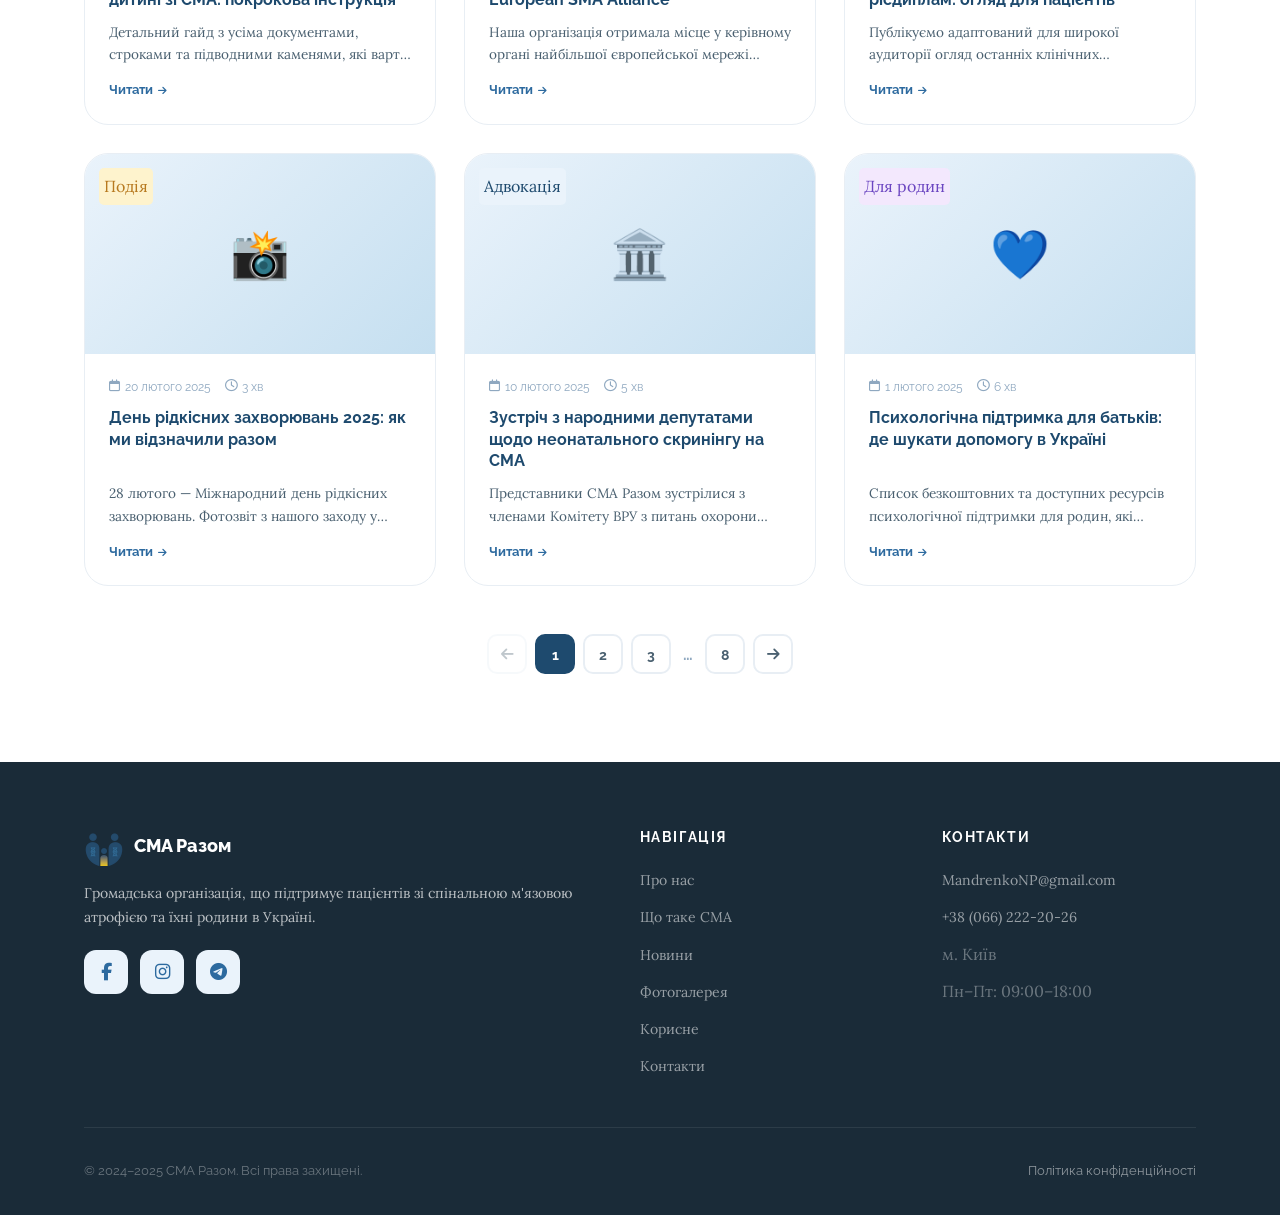
<file: news.html>
<!DOCTYPE html>
<html lang="uk">

<head>
  <meta charset="UTF-8" />
  <link rel="icon" type="image/x-icon" href="images/favicon.ico" />
  <link rel="icon" type="image/png" sizes="32x32" href="images/favicon-32.png" />
  <link rel="icon" type="image/png" sizes="16x16" href="images/favicon-16.png" />
  <link rel="apple-touch-icon" href="images/apple-touch-icon.png" />
  <meta name="viewport" content="width=device-width, initial-scale=1.0" />
  <meta name="description"
    content="Новини та статті організації СМА Разом — останні події, досягнення та корисна інформація." />
  <title>Новини — СМА Разом</title>
  <link rel="stylesheet" href="css/main.css" />
  <link rel="stylesheet" href="https://cdnjs.cloudflare.com/ajax/libs/font-awesome/6.5.0/css/all.min.css" />
</head>

<body>

  <!-- HEADER -->
  <header class="header" id="header">
    <div class="container">
      <nav class="nav">
        <a href="/" class="nav-logo">
          <img src="images/logo.png" alt="СМА Разом" />
          <div class="nav-logo-text">
            СМА Разом
            <span>Громадська організація</span>
          </div>
        </a>
        <ul class="nav-links">
          <li><a href="about.html">Про нас</a></li>
          <li><a href="sma.html">Що таке СМА</a></li>
          <li><a href="news.html" class="current">Новини</a></li>
          <li><a href="gallery.html">Фотогалерея</a></li>
          <li><a href="useful.html">Корисне</a></li>
          <li><a href="contacts.html">Контакти</a></li>
        </ul>
        <div class="social-links">
          <a href="https://www.facebook.com/sma.razom" class="social-link" target="_blank"><i
              class="fa-brands fa-facebook-f"></i></a>
          <a href="https://www.instagram.com/sma_razom" class="social-link" target="_blank"><i
              class="fa-brands fa-instagram"></i></a>
          <a href="https://t.me/+O6cUMbP3nqY1MjBi" class="social-link" target="_blank"><i
              class="fa-brands fa-telegram"></i></a>

        </div>
        <button class="nav-burger" aria-label="Меню">
          <span></span><span></span><span></span>
        </button>
      </nav>
    </div>
  </header>

  <div class="mobile-menu">
    <button class="mobile-menu-close">&times;</button>
    <div class="social-links">
      <a href="https://www.facebook.com/sma.razom" class="social-link" title="Facebook" target="_blank"><i
          class="fa-brands fa-facebook-f"></i></a>
      <a href="https://www.instagram.com/sma_razom" class="social-link" title="Instagram" target="_blank"><i
          class="fa-brands fa-instagram"></i></a>
      <a href="https://t.me/+O6cUMbP3nqY1MjBi" class="social-link" title="Telegram" target="_blank"><i
          class="fa-brands fa-telegram"></i></a>

    </div>
    <a href="about.html">Про нас</a>
    <a href="sma.html">Що таке СМА</a>
    <a href="news.html">Новини</a>
    <a href="gallery.html">Фотогалерея</a>
    <a href="useful.html">Корисне</a>
    <a href="contacts.html">Контакти</a>
  </div>

  <main>

    <!-- PAGE HERO -->
    <section class="page-hero">
      <div class="container">
        <div class="page-hero-inner">
          <div class="breadcrumb">
            <a href="index.html">Головна</a>
            <span><i class="fa-solid fa-chevron-right fa-xs"></i></span>
            <span>Новини</span>
          </div>
          <div class="page-hero-tag">
            <i class="fa-solid fa-newspaper"></i>&nbsp; Публікації
          </div>
          <h1>Новини та статті</h1>
          <p class="page-hero-lead">
            Актуальна інформація про нашу діяльність, досягнення у лікуванні СМА, події та важливі зміни для пацієнтів в
            Україні.
          </p>
        </div>
      </div>
    </section>

    <!-- FEATURED NEWS -->
    <section class="news-featured">
      <div class="container">
        <a href="single-post.html" class="featured-card" data-aos>
          <div class="featured-card-img">
            <!-- <img src="images/news-featured.jpg" alt="..."> -->
            <div class="featured-img-placeholder">
              <i class="fa-solid fa-newspaper fa-3x"></i>
            </div>
          </div>
          <div class="featured-card-body">
            <div class="featured-card-meta">
              <span class="news-cat news-cat--important">Важлива новина</span>
              <span class="news-date"><i class="fa-regular fa-calendar"></i> 15 квітня 2025</span>
              <span class="news-read-time"><i class="fa-regular fa-clock"></i> 5 хв читання</span>
            </div>
            <h2 class="featured-card-title">
              Нова програма забезпечення терапією для пацієнтів зі СМА в Україні: що змінилося у 2025 році
            </h2>
            <p class="featured-card-text">
              МОЗ України оголосило про розширення програми закупівлі препаратів для лікування спінальної м'язової
              атрофії. Завдяки спільним зусиллям пацієнтських організацій вдалося досягти значного прогресу — кількість
              пацієнтів, які отримують терапію за державний кошт, зросла вдвічі порівняно з минулим роком.
            </p>
            <span class="featured-card-link">
              Читати повністю <i class="fa-solid fa-arrow-right"></i>
            </span>
          </div>
        </a>
      </div>
    </section>

    <!-- MAIN CONTENT: GRID + SIDEBAR -->
    <section class="news-main">
      <div class="container">
        <div class="news-layout">

          <!-- LEFT: Filters + Grid -->
          <div class="news-content">

            <!-- Filters -->
            <div class="news-filters" data-aos>
              <button class="filter-btn active" data-filter="all">Всі</button>
              <button class="filter-btn" data-filter="news">Новини</button>
              <button class="filter-btn" data-filter="event">Події</button>
              <button class="filter-btn" data-filter="medical">Лікування</button>
              <button class="filter-btn" data-filter="advocacy">Адвокація</button>
              <button class="filter-btn" data-filter="family">Для родин</button>
            </div>

            <!-- News Grid -->
            <div class="news-grid-list" id="newsGrid">

              <article class="news-item" data-category="medical" data-aos>
                <a href="single-post.html" class="news-item-img">
                  <!-- <img src="images/news-1.jpg" alt="..."> -->
                  <div class="news-item-img-placeholder">💊</div>
                  <span class="news-item-cat news-cat--medical">Лікування</span>
                </a>
                <div class="news-item-body">
                  <div class="news-item-meta">
                    <span><i class="fa-regular fa-calendar"></i> 10 квітня 2025</span>
                    <span><i class="fa-regular fa-clock"></i> 4 хв</span>
                  </div>
                  <h3 class="news-item-title">
                    <a href="single-post.html">Генна терапія Zolgensma: що потрібно знати українським родинам у 2025
                      році</a>
                  </h3>
                  <p class="news-item-excerpt">Розповідаємо про можливості доступу до найдорожчого препарату у світі для
                    дітей зі СМА типу 1 в Україні та за кордоном.</p>
                  <a href="single-post.html" class="news-item-link">Читати <i
                      class="fa-solid fa-arrow-right fa-xs"></i></a>
                </div>
              </article>

              <article class="news-item" data-category="event" data-aos data-aos-delay="100">
                <a href="single-post.html" class="news-item-img">
                  <div class="news-item-img-placeholder">🎗️</div>
                  <span class="news-item-cat news-cat--event">Подія</span>
                </a>
                <div class="news-item-body">
                  <div class="news-item-meta">
                    <span><i class="fa-regular fa-calendar"></i> 3 квітня 2025</span>
                    <span><i class="fa-regular fa-clock"></i> 2 хв</span>
                  </div>
                  <h3 class="news-item-title">
                    <a href="single-post.html">Конференція «СМА: Разом до перемоги — 2025» відбудеться у червні в
                      Києві</a>
                  </h3>
                  <p class="news-item-excerpt">Щорічна зустріч пацієнтів, лікарів та волонтерів. Реєстрація відкрита для
                    всіх охочих.</p>
                  <a href="single-post.html" class="news-item-link">Читати <i
                      class="fa-solid fa-arrow-right fa-xs"></i></a>
                </div>
              </article>

              <article class="news-item" data-category="advocacy" data-aos data-aos-delay="200">
                <a href="single-post.html" class="news-item-img">
                  <div class="news-item-img-placeholder">⚖️</div>
                  <span class="news-item-cat news-cat--advocacy">Адвокація</span>
                </a>
                <div class="news-item-body">
                  <div class="news-item-meta">
                    <span><i class="fa-regular fa-calendar"></i> 28 березня 2025</span>
                    <span><i class="fa-regular fa-clock"></i> 6 хв</span>
                  </div>
                  <h3 class="news-item-title">
                    <a href="single-post.html">Відкритий лист до МОЗ щодо розширення програми закупівель рісдиплам</a>
                  </h3>
                  <p class="news-item-excerpt">СМА Разом разом з іншими пацієнтськими організаціями підписали звернення
                    до міністерства охорони здоров'я.</p>
                  <a href="single-post.html" class="news-item-link">Читати <i
                      class="fa-solid fa-arrow-right fa-xs"></i></a>
                </div>
              </article>

              <article class="news-item" data-category="family" data-aos>
                <a href="single-post.html" class="news-item-img">
                  <div class="news-item-img-placeholder">👨‍👩‍👧</div>
                  <span class="news-item-cat news-cat--family">Для родин</span>
                </a>
                <div class="news-item-body">
                  <div class="news-item-meta">
                    <span><i class="fa-regular fa-calendar"></i> 20 березня 2025</span>
                    <span><i class="fa-regular fa-clock"></i> 7 хв</span>
                  </div>
                  <h3 class="news-item-title">
                    <a href="single-post.html">Як оформити групу інвалідності дитині зі СМА: покрокова інструкція</a>
                  </h3>
                  <p class="news-item-excerpt">Детальний гайд з усіма документами, строками та підводними каменями, які
                    варто знати кожній родині.</p>
                  <a href="single-post.html" class="news-item-link">Читати <i
                      class="fa-solid fa-arrow-right fa-xs"></i></a>
                </div>
              </article>

              <article class="news-item" data-category="news" data-aos data-aos-delay="100">
                <a href="single-post.html" class="news-item-img">
                  <div class="news-item-img-placeholder">📰</div>
                  <span class="news-item-cat news-cat--news">Новини</span>
                </a>
                <div class="news-item-body">
                  <div class="news-item-meta">
                    <span><i class="fa-regular fa-calendar"></i> 15 березня 2025</span>
                    <span><i class="fa-regular fa-clock"></i> 3 хв</span>
                  </div>
                  <h3 class="news-item-title">
                    <a href="single-post.html">СМА Разом увійшла до ради European SMA Alliance</a>
                  </h3>
                  <p class="news-item-excerpt">Наша організація отримала місце у керівному органі найбільшої
                    європейської мережі пацієнтських організацій зі СМА.</p>
                  <a href="single-post.html" class="news-item-link">Читати <i
                      class="fa-solid fa-arrow-right fa-xs"></i></a>
                </div>
              </article>

              <article class="news-item" data-category="medical" data-aos data-aos-delay="200">
                <a href="single-post.html" class="news-item-img">
                  <div class="news-item-img-placeholder">🔬</div>
                  <span class="news-item-cat news-cat--medical">Лікування</span>
                </a>
                <div class="news-item-body">
                  <div class="news-item-meta">
                    <span><i class="fa-regular fa-calendar"></i> 5 березня 2025</span>
                    <span><i class="fa-regular fa-clock"></i> 8 хв</span>
                  </div>
                  <h3 class="news-item-title">
                    <a href="single-post.html">Нові дослідження ефективності рісдиплам: огляд для пацієнтів</a>
                  </h3>
                  <p class="news-item-excerpt">Публікуємо адаптований для широкої аудиторії огляд останніх клінічних
                    досліджень препарату Evrysdi.</p>
                  <a href="single-post.html" class="news-item-link">Читати <i
                      class="fa-solid fa-arrow-right fa-xs"></i></a>
                </div>
              </article>

              <article class="news-item" data-category="event" data-aos>
                <a href="single-post.html" class="news-item-img">
                  <div class="news-item-img-placeholder">📸</div>
                  <span class="news-item-cat news-cat--event">Подія</span>
                </a>
                <div class="news-item-body">
                  <div class="news-item-meta">
                    <span><i class="fa-regular fa-calendar"></i> 20 лютого 2025</span>
                    <span><i class="fa-regular fa-clock"></i> 3 хв</span>
                  </div>
                  <h3 class="news-item-title">
                    <a href="single-post.html">День рідкісних захворювань 2025: як ми відзначили разом</a>
                  </h3>
                  <p class="news-item-excerpt">28 лютого — Міжнародний день рідкісних захворювань. Фотозвіт з нашого
                    заходу у Києві.</p>
                  <a href="single-post.html" class="news-item-link">Читати <i
                      class="fa-solid fa-arrow-right fa-xs"></i></a>
                </div>
              </article>

              <article class="news-item" data-category="advocacy" data-aos data-aos-delay="100">
                <a href="single-post.html" class="news-item-img">
                  <div class="news-item-img-placeholder">🏛️</div>
                  <span class="news-item-cat news-cat--advocacy">Адвокація</span>
                </a>
                <div class="news-item-body">
                  <div class="news-item-meta">
                    <span><i class="fa-regular fa-calendar"></i> 10 лютого 2025</span>
                    <span><i class="fa-regular fa-clock"></i> 5 хв</span>
                  </div>
                  <h3 class="news-item-title">
                    <a href="single-post.html">Зустріч з народними депутатами щодо неонатального скринінгу на СМА</a>
                  </h3>
                  <p class="news-item-excerpt">Представники СМА Разом зустрілися з членами Комітету ВРУ з питань охорони
                    здоров'я.</p>
                  <a href="single-post.html" class="news-item-link">Читати <i
                      class="fa-solid fa-arrow-right fa-xs"></i></a>
                </div>
              </article>

              <article class="news-item" data-category="family" data-aos data-aos-delay="200">
                <a href="single-post.html" class="news-item-img">
                  <div class="news-item-img-placeholder">💙</div>
                  <span class="news-item-cat news-cat--family">Для родин</span>
                </a>
                <div class="news-item-body">
                  <div class="news-item-meta">
                    <span><i class="fa-regular fa-calendar"></i> 1 лютого 2025</span>
                    <span><i class="fa-regular fa-clock"></i> 6 хв</span>
                  </div>
                  <h3 class="news-item-title">
                    <a href="single-post.html">Психологічна підтримка для батьків: де шукати допомогу в Україні</a>
                  </h3>
                  <p class="news-item-excerpt">Список безкоштовних та доступних ресурсів психологічної підтримки для
                    родин, які виховують дітей зі СМА.</p>
                  <a href="single-post.html" class="news-item-link">Читати <i
                      class="fa-solid fa-arrow-right fa-xs"></i></a>
                </div>
              </article>

            </div><!-- /newsGrid -->

            <!-- No results -->
            <div class="news-no-results" id="noResults" style="display:none;">
              <i class="fa-regular fa-face-sad-tear fa-2x"></i>
              <p>За цією категорією публікацій не знайдено.</p>
            </div>

            <!-- Pagination -->
            <div class="pagination" id="pagination" data-aos>
              <button class="page-btn page-prev" disabled>
                <i class="fa-solid fa-arrow-left"></i>
              </button>
              <button class="page-num active">1</button>
              <button class="page-num">2</button>
              <button class="page-num">3</button>
              <span class="page-dots">…</span>
              <button class="page-num">8</button>
              <button class="page-btn page-next">
                <i class="fa-solid fa-arrow-right"></i>
              </button>
            </div>

          </div><!-- /news-content -->
        </div><!-- /news-layout -->
      </div>
    </section>

  </main>

  <!-- FOOTER -->
  <footer class="footer">
    <div class="container">
      <div class="footer-top">
        <div class="footer-brand">
          <div class="footer-logo">
            <img src="images/logo.png" alt="СМА Разом" />
            <div class="footer-logo-name">СМА Разом</div>
          </div>
          <p class="footer-desc">Громадська організація, що підтримує пацієнтів зі спінальною м'язовою атрофією та їхні
            родини в Україні.</p>
          <div class="social-links">
            <a href="https://www.facebook.com/sma.razom" class="social-link" target="_blank"><i
                class="fa-brands fa-facebook-f"></i></a>
            <a href="https://www.instagram.com/sma_razom" class="social-link" target="_blank"><i
                class="fa-brands fa-instagram"></i></a>
            <a href="https://t.me/+O6cUMbP3nqY1MjBi" class="social-link" target="_blank"><i
                class="fa-brands fa-telegram"></i></a>

          </div>
        </div>
        <div>
          <div class="footer-col-title">Навігація</div>
          <ul class="footer-links">
            <li><a href="about.html">Про нас</a></li>
            <li><a href="sma.html">Що таке СМА</a></li>
            <li><a href="news.html">Новини</a></li>
            <li><a href="gallery.html">Фотогалерея</a></li>
            <li><a href="useful.html">Корисне</a></li>
            <li><a href="contacts.html">Контакти</a></li>
          </ul>
        </div>
        <div>
          <div class="footer-col-title">Контакти</div>
          <ul class="footer-links">
            <li><a href="mailto:MandrenkoNP@gmail.com">MandrenkoNP@gmail.com</a></li>
            <li><a href="tel:+380662222026">+38 (066) 222-20-26</a></li>
            <li style="color:rgba(255,255,255,0.35)">м. Київ</li>
            <li style="color:rgba(255,255,255,0.35)">Пн–Пт: 09:00–18:00</li>
          </ul>
        </div>
      </div>
      <div class="footer-bottom">
        <span>© 2024–2025 СМА Разом. Всі права захищені.</span>
        <div style="display:flex;gap:20px">
          <a href="privacy.html">Політика конфіденційності</a>
        </div>
      </div>
    </div>
  </footer>

  <button class="scroll-top" aria-label="Вгору"><i class="fa-solid fa-arrow-up"></i></button>
  <script src="js/main.js"></script>
  <script></script>
</body>

</html>
</file>
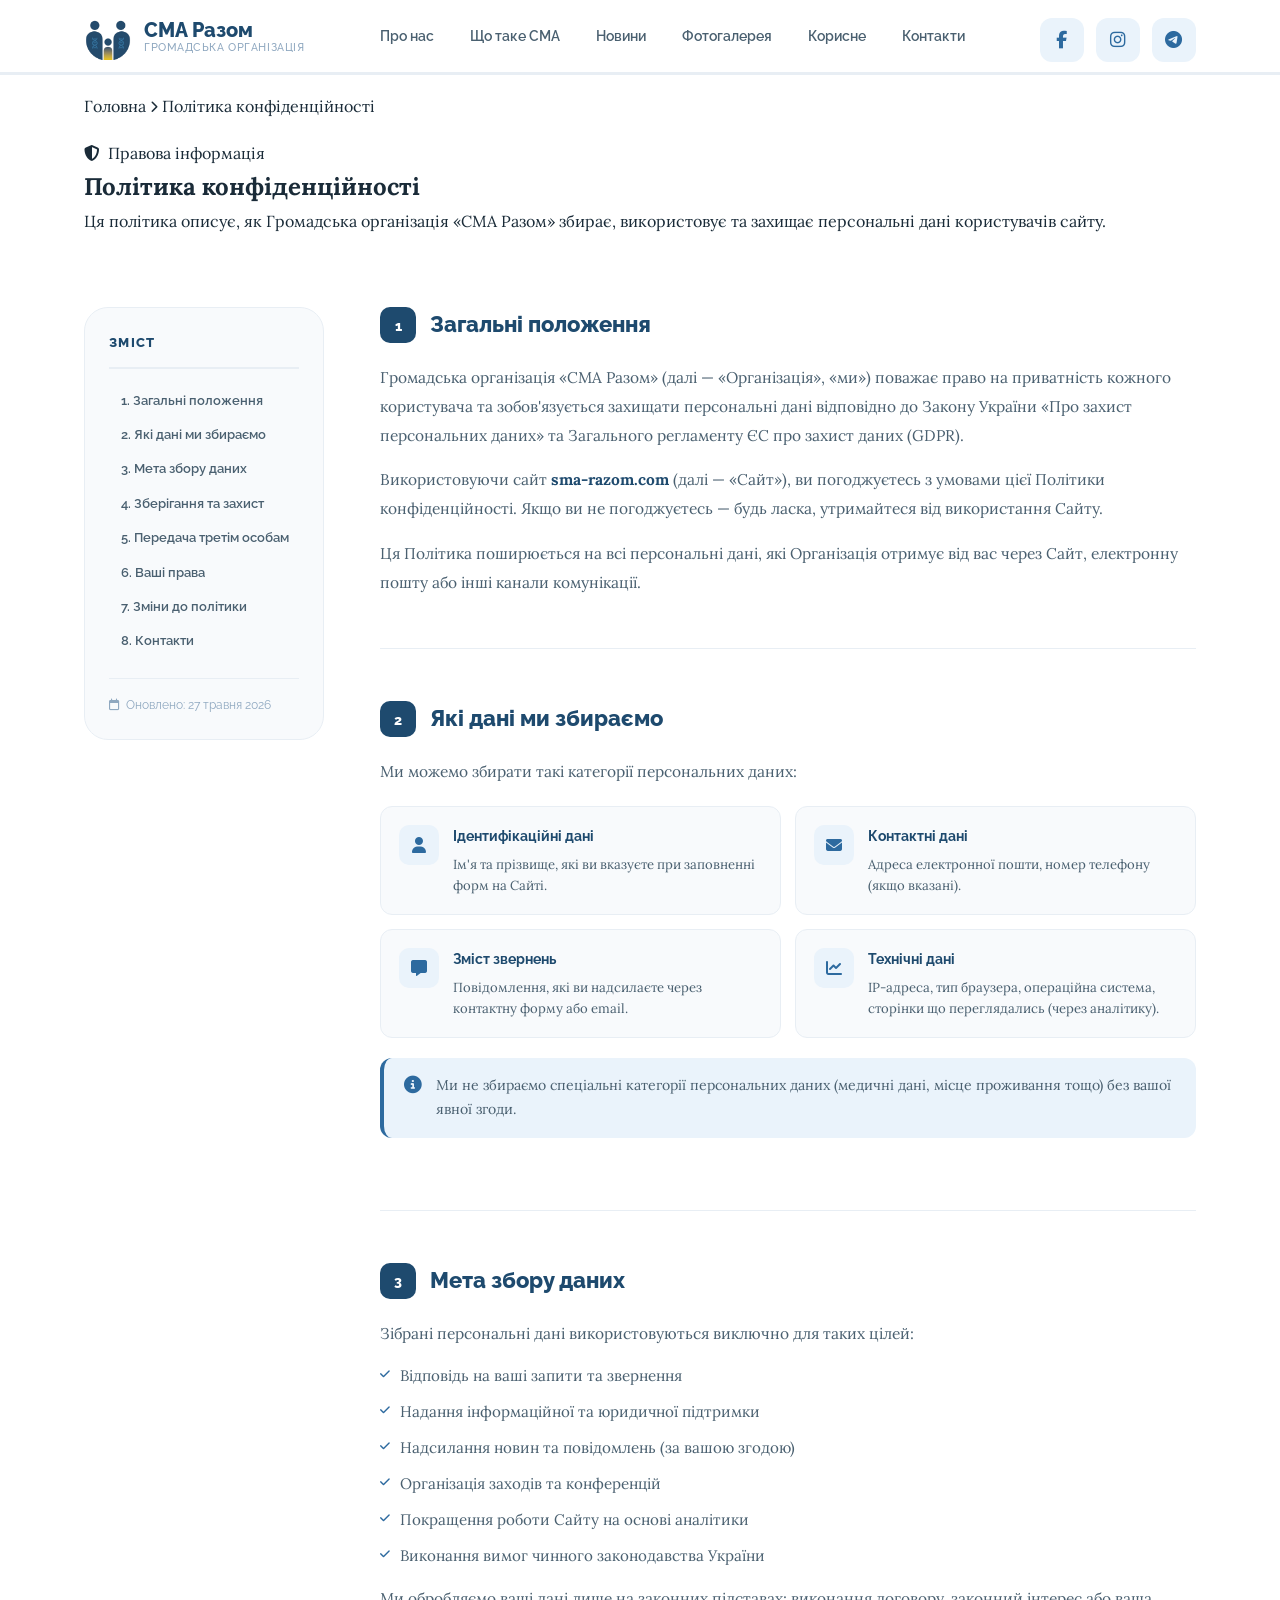
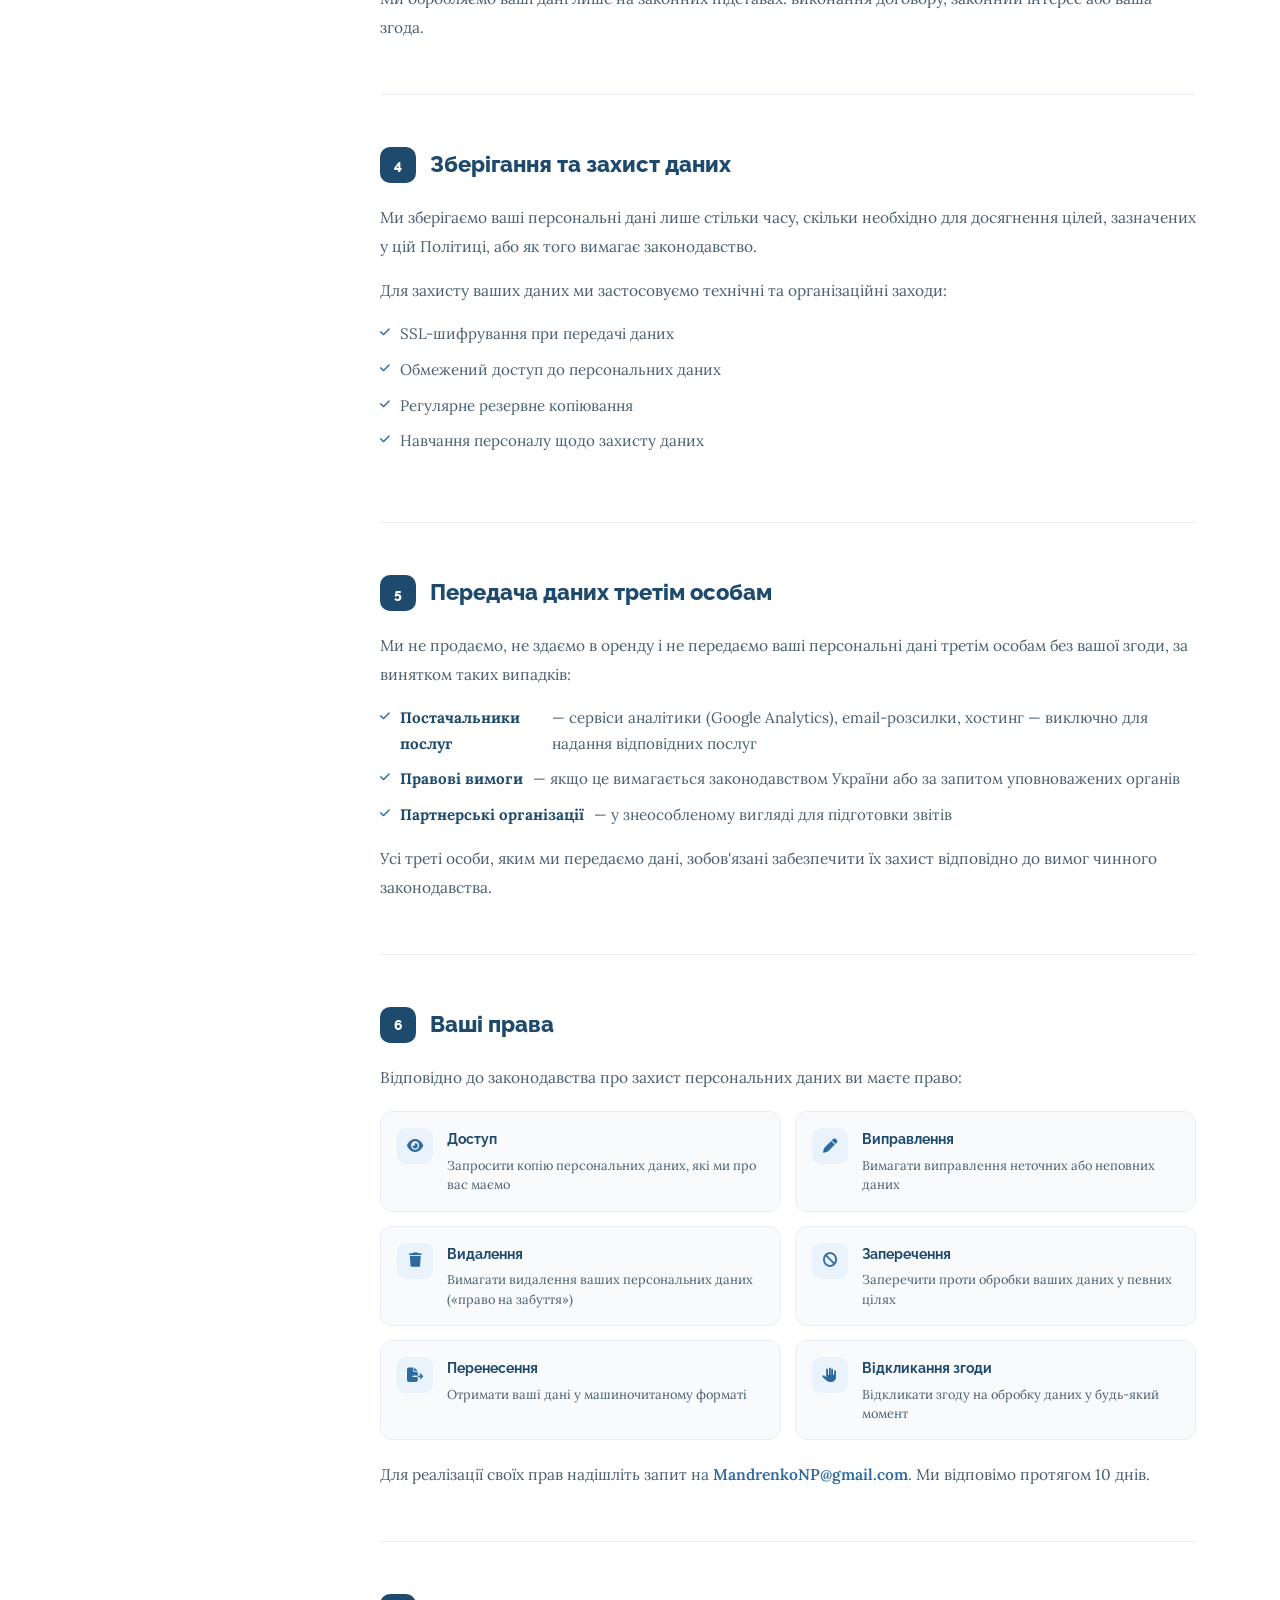
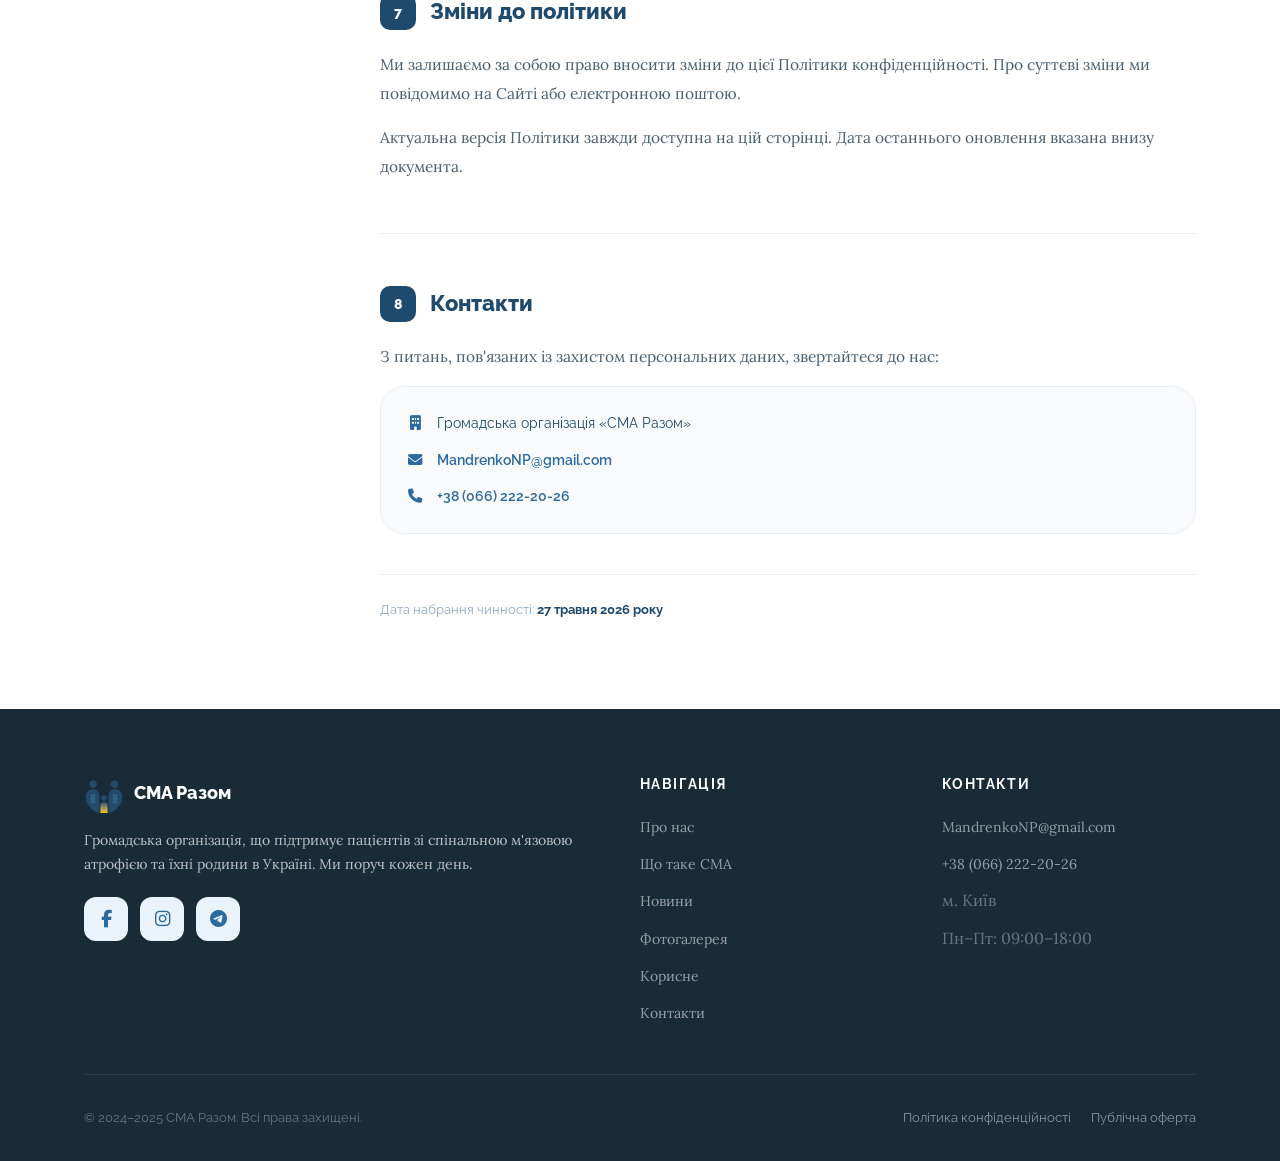
<file: privacy.html>
<!DOCTYPE html>
<html lang="uk">

<head>
  <meta charset="UTF-8" />
  <link rel="icon" type="image/x-icon" href="images/favicon.ico" />
  <link rel="icon" type="image/png" sizes="32x32" href="images/favicon-32.png" />
  <link rel="icon" type="image/png" sizes="16x16" href="images/favicon-16.png" />
  <link rel="apple-touch-icon" href="images/apple-touch-icon.png" />
  <meta name="viewport" content="width=device-width, initial-scale=1.0" />
  <meta name="description"
    content="Політика конфіденційності організації СМА Разом — як ми збираємо, зберігаємо та використовуємо персональні дані." />
  <title>Політика конфіденційності — СМА Разом</title>
  <link rel="stylesheet" href="css/main.css" />
  <link rel="stylesheet" href="css/legal.css" />
  <link rel="stylesheet" href="https://cdnjs.cloudflare.com/ajax/libs/font-awesome/6.5.0/css/all.min.css" />
</head>

<body>

  <!-- HEADER -->
  <header class="header" id="header">
    <div class="container">
      <nav class="nav">
        <a href="index.html" class="nav-logo">
          <img src="images/logo.png" alt="СМА Разом" />
          <div class="nav-logo-text">
            СМА Разом
            <span>Громадська організація</span>
          </div>
        </a>
        <ul class="nav-links">
          <li><a href="about.html">Про нас</a></li>
          <li><a href="sma.html">Що таке СМА</a></li>
          <li><a href="news.html">Новини</a></li>
          <li><a href="gallery.html">Фотогалерея</a></li>
          <li><a href="useful.html">Корисне</a></li>
          <li><a href="contacts.html">Контакти</a></li>
        </ul>
        <div class="social-links">
          <a href="https://www.facebook.com/sma.razom" class="social-link" title="Facebook" target="_blank"><i
              class="fa-brands fa-facebook-f"></i></a>
          <a href="https://www.instagram.com/sma_razom" class="social-link" title="Instagram" target="_blank"><i
              class="fa-brands fa-instagram"></i></a>
          <a href="https://t.me/+O6cUMbP3nqY1MjBi" class="social-link" title="Telegram" target="_blank"><i
              class="fa-brands fa-telegram"></i></a>
        </div>
        <button class="nav-burger" aria-label="Меню">
          <span></span><span></span><span></span>
        </button>
      </nav>
    </div>
  </header>

  <div class="mobile-menu">
    <button class="mobile-menu-close">&times;</button>
    <div class="social-links">
      <a href="https://www.facebook.com/sma.razom" class="social-link" title="Facebook" target="_blank"><i
          class="fa-brands fa-facebook-f"></i></a>
      <a href="https://www.instagram.com/sma_razom" class="social-link" title="Instagram" target="_blank"><i
          class="fa-brands fa-instagram"></i></a>
      <a href="https://t.me/+O6cUMbP3nqY1MjBi" class="social-link" title="Telegram" target="_blank"><i
          class="fa-brands fa-telegram"></i></a>
    </div>
    <a href="about.html">Про нас</a>
    <a href="sma.html">Що таке СМА</a>
    <a href="news.html">Новини</a>
    <a href="gallery.html">Фотогалерея</a>
    <a href="useful.html">Корисне</a>
    <a href="contacts.html">Контакти</a>
  </div>

  <main>

    <!-- PAGE HERO -->
    <section class="page-hero">
      <div class="container">
        <div class="page-hero-inner">
          <div class="breadcrumb">
            <a href="index.html">Головна</a>
            <span><i class="fa-solid fa-chevron-right fa-xs"></i></span>
            <span>Політика конфіденційності</span>
          </div>
          <div class="page-hero-tag">
            <i class="fa-solid fa-shield-halved"></i>&nbsp; Правова інформація
          </div>
          <h1>Політика конфіденційності</h1>
          <p class="page-hero-lead">
            Ця політика описує, як Громадська організація «СМА Разом» збирає, використовує та захищає персональні дані
            користувачів сайту.
          </p>
        </div>
      </div>
    </section>

    <!-- CONTENT -->
    <section class="legal-section">
      <div class="container">
        <div class="legal-layout">

          <!-- TABLE OF CONTENTS -->
          <aside class="legal-toc" data-aos>
            <div class="legal-toc-title">Зміст</div>
            <nav>
              <a href="#general" class="legal-toc-link">1. Загальні положення</a>
              <a href="#data" class="legal-toc-link">2. Які дані ми збираємо</a>
              <a href="#purpose" class="legal-toc-link">3. Мета збору даних</a>
              <a href="#storage" class="legal-toc-link">4. Зберігання та захист</a>
              <a href="#transfer" class="legal-toc-link">5. Передача третім особам</a>
              <a href="#rights" class="legal-toc-link">6. Ваші права</a>
              <a href="#changes" class="legal-toc-link">7. Зміни до політики</a>
              <a href="#contacts" class="legal-toc-link">8. Контакти</a>
            </nav>
            <div class="legal-toc-date">
              <i class="fa-regular fa-calendar"></i>
              Оновлено: 27 травня 2026
            </div>
          </aside>

          <!-- ARTICLE -->
          <article class="legal-content">
            <section id="general" class="legal-block">
              <h2><span class="legal-num">1</span> Загальні положення</h2>
              <p>Громадська організація «СМА Разом» (далі — «Організація», «ми») поважає право на приватність кожного
                користувача та зобов'язується захищати персональні дані відповідно до Закону України «Про захист
                персональних даних» та Загального регламенту ЄС про захист даних (GDPR).</p>
              <p>Використовуючи сайт <strong>sma-razom.com</strong> (далі — «Сайт»), ви погоджуєтесь з умовами цієї
                Політики конфіденційності. Якщо ви не погоджуєтесь — будь ласка, утримайтеся від використання Сайту.</p>
              <p>Ця Політика поширюється на всі персональні дані, які Організація отримує від вас через Сайт, електронну
                пошту або інші канали комунікації.</p>
            </section>

            <section id="data" class="legal-block" data-aos>
              <h2><span class="legal-num">2</span> Які дані ми збираємо</h2>
              <p>Ми можемо збирати такі категорії персональних даних:</p>

              <div class="legal-cards">
                <div class="legal-card">
                  <div class="legal-card-icon"><i class="fa-solid fa-user"></i></div>
                  <div>
                    <strong>Ідентифікаційні дані</strong>
                    <p>Ім'я та прізвище, які ви вказуєте при заповненні форм на Сайті.</p>
                  </div>
                </div>
                <div class="legal-card">
                  <div class="legal-card-icon"><i class="fa-solid fa-envelope"></i></div>
                  <div>
                    <strong>Контактні дані</strong>
                    <p>Адреса електронної пошти, номер телефону (якщо вказані).</p>
                  </div>
                </div>
                <div class="legal-card">
                  <div class="legal-card-icon"><i class="fa-solid fa-message"></i></div>
                  <div>
                    <strong>Зміст звернень</strong>
                    <p>Повідомлення, які ви надсилаєте через контактну форму або email.</p>
                  </div>
                </div>
                <div class="legal-card">
                  <div class="legal-card-icon"><i class="fa-solid fa-chart-line"></i></div>
                  <div>
                    <strong>Технічні дані</strong>
                    <p>IP-адреса, тип браузера, операційна система, сторінки що переглядались (через аналітику).</p>
                  </div>
                </div>
              </div>

              <div class="legal-note legal-note--blue">
                <i class="fa-solid fa-circle-info"></i>
                <p>Ми не збираємо спеціальні категорії персональних даних (медичні дані, місце проживання тощо) без
                  вашої явної згоди.</p>
              </div>
            </section>

            <section id="purpose" class="legal-block" data-aos>
              <h2><span class="legal-num">3</span> Мета збору даних</h2>
              <p>Зібрані персональні дані використовуються виключно для таких цілей:</p>
              <ul class="legal-list">
                <li><i class="fa-solid fa-check"></i> Відповідь на ваші запити та звернення</li>
                <li><i class="fa-solid fa-check"></i> Надання інформаційної та юридичної підтримки</li>
                <li><i class="fa-solid fa-check"></i> Надсилання новин та повідомлень (за вашою згодою)</li>
                <li><i class="fa-solid fa-check"></i> Організація заходів та конференцій</li>
                <li><i class="fa-solid fa-check"></i> Покращення роботи Сайту на основі аналітики</li>
                <li><i class="fa-solid fa-check"></i> Виконання вимог чинного законодавства України</li>
              </ul>
              <p>Ми обробляємо ваші дані лише на законних підставах: виконання договору, законний інтерес або ваша
                згода.</p>
            </section>

            <section id="storage" class="legal-block" data-aos>
              <h2><span class="legal-num">4</span> Зберігання та захист даних</h2>
              <p>Ми зберігаємо ваші персональні дані лише стільки часу, скільки необхідно для досягнення цілей,
                зазначених у цій Політиці, або як того вимагає законодавство.</p>
              <p>Для захисту ваших даних ми застосовуємо технічні та організаційні заходи:</p>
              <ul class="legal-list">
                <li><i class="fa-solid fa-check"></i> SSL-шифрування при передачі даних</li>
                <li><i class="fa-solid fa-check"></i> Обмежений доступ до персональних даних</li>
                <li><i class="fa-solid fa-check"></i> Регулярне резервне копіювання</li>
                <li><i class="fa-solid fa-check"></i> Навчання персоналу щодо захисту даних</li>
              </ul>
            </section>

            <section id="transfer" class="legal-block" data-aos>
              <h2><span class="legal-num">5</span> Передача даних третім особам</h2>
              <p>Ми не продаємо, не здаємо в оренду і не передаємо ваші персональні дані третім особам без вашої згоди,
                за винятком таких випадків:</p>
              <ul class="legal-list">
                <li><i class="fa-solid fa-check"></i> <strong>Постачальники послуг</strong> — сервіси аналітики (Google
                  Analytics), email-розсилки, хостинг — виключно для надання відповідних послуг</li>
                <li><i class="fa-solid fa-check"></i> <strong>Правові вимоги</strong> — якщо це вимагається
                  законодавством України або за запитом уповноважених органів</li>
                <li><i class="fa-solid fa-check"></i> <strong>Партнерські організації</strong> — у знеособленому вигляді
                  для підготовки звітів</li>
              </ul>
              <p>Усі треті особи, яким ми передаємо дані, зобов'язані забезпечити їх захист відповідно до вимог чинного
                законодавства.</p>
            </section>

            <!--<section id="cookies" class="legal-block" data-aos>
              <h2><span class="legal-num">6</span> Файли cookie</h2>
              <p>Сайт використовує файли cookie — невеликі текстові файли, що зберігаються у вашому браузері. Вони допомагають нам:</p>
              <ul class="legal-list">
                <li><i class="fa-solid fa-check"></i> Запам'ятовувати ваші налаштування</li>
                <li><i class="fa-solid fa-check"></i> Аналізувати відвідуваність Сайту</li>
                <li><i class="fa-solid fa-check"></i> Покращувати функціональність</li>
              </ul>
              <p>Ви можете відключити файли cookie у налаштуваннях браузера, однак це може вплинути на роботу деяких функцій Сайту.</p>

              <div class="legal-note legal-note--gold">
                <i class="fa-solid fa-triangle-exclamation"></i>
                <p>Ми використовуємо Google Analytics для збору анонімної статистики. Дані передаються Google відповідно до їхньої <a href="https://policies.google.com/privacy" target="_blank">Політики конфіденційності</a>.</p>
              </div>
            </section>
          -->
            <section id="rights" class="legal-block" data-aos>
              <h2><span class="legal-num">6</span> Ваші права</h2>
              <p>Відповідно до законодавства про захист персональних даних ви маєте право:</p>

              <div class="legal-rights">
                <div class="legal-right">
                  <div class="legal-right-icon"><i class="fa-solid fa-eye"></i></div>
                  <div>
                    <strong>Доступ</strong>
                    <p>Запросити копію персональних даних, які ми про вас маємо</p>
                  </div>
                </div>
                <div class="legal-right">
                  <div class="legal-right-icon"><i class="fa-solid fa-pen"></i></div>
                  <div>
                    <strong>Виправлення</strong>
                    <p>Вимагати виправлення неточних або неповних даних</p>
                  </div>
                </div>
                <div class="legal-right">
                  <div class="legal-right-icon"><i class="fa-solid fa-trash"></i></div>
                  <div>
                    <strong>Видалення</strong>
                    <p>Вимагати видалення ваших персональних даних («право на забуття»)</p>
                  </div>
                </div>
                <div class="legal-right">
                  <div class="legal-right-icon"><i class="fa-solid fa-ban"></i></div>
                  <div>
                    <strong>Заперечення</strong>
                    <p>Заперечити проти обробки ваших даних у певних цілях</p>
                  </div>
                </div>
                <div class="legal-right">
                  <div class="legal-right-icon"><i class="fa-solid fa-file-export"></i></div>
                  <div>
                    <strong>Перенесення</strong>
                    <p>Отримати ваші дані у машиночитаному форматі</p>
                  </div>
                </div>
                <div class="legal-right">
                  <div class="legal-right-icon"><i class="fa-solid fa-hand"></i></div>
                  <div>
                    <strong>Відкликання згоди</strong>
                    <p>Відкликати згоду на обробку даних у будь-який момент</p>
                  </div>
                </div>
              </div>

              <p>Для реалізації своїх прав надішліть запит на <a
                  href="mailto:MandrenkoNP@gmail.com">MandrenkoNP@gmail.com</a>. Ми відповімо протягом 10 днів.</p>
            </section>

            <section id="changes" class="legal-block" data-aos>
              <h2><span class="legal-num">7</span> Зміни до політики</h2>
              <p>Ми залишаємо за собою право вносити зміни до цієї Політики конфіденційності. Про суттєві зміни ми
                повідомимо на Сайті або електронною поштою.</p>
              <p>Актуальна версія Політики завжди доступна на цій сторінці. Дата останнього оновлення вказана внизу
                документа.</p>
            </section>

            <section id="contacts" class="legal-block" data-aos>
              <h2><span class="legal-num">8</span> Контакти</h2>
              <p>З питань, пов'язаних із захистом персональних даних, звертайтеся до нас:</p>
              <div class="legal-contact-block">
                <div class="legal-contact-item">
                  <i class="fa-solid fa-building"></i>
                  <span>Громадська організація «СМА Разом»</span>
                </div>
                <div class="legal-contact-item">
                  <i class="fa-solid fa-envelope"></i>
                  <a href="mailto:MandrenkoNP@gmail.com">MandrenkoNP@gmail.com</a>
                </div>
                <div class="legal-contact-item">
                  <i class="fa-solid fa-phone"></i>
                  <a href="tel:+380662222026">+38 (066) 222-20-26</a>
                </div>
              </div>
            </section>

            <div class="legal-footer-date">
              Дата набрання чинності: <strong>27 травня 2026 року</strong>
            </div>

          </article>

        </div>
      </div>
    </section>

  </main>

  <!-- FOOTER -->
  <footer class="footer">
    <div class="container">
      <div class="footer-top">
        <div class="footer-brand">
          <div class="footer-logo">
            <img src="images/logo.png" alt="СМА Разом" />
            <div class="footer-logo-name">СМА Разом</div>
          </div>
          <p class="footer-desc">Громадська організація, що підтримує пацієнтів зі спінальною м'язовою атрофією та їхні
            родини в Україні. Ми поруч кожен день.</p>
          <div class="social-links">
            <a href="https://www.facebook.com/sma.razom" class="social-link" title="Facebook" target="_blank"><i
                class="fa-brands fa-facebook-f"></i></a>
            <a href="https://www.instagram.com/sma_razom" class="social-link" title="Instagram" target="_blank"><i
                class="fa-brands fa-instagram"></i></a>
            <a href="https://t.me/+O6cUMbP3nqY1MjBi" class="social-link" title="Telegram" target="_blank"><i
                class="fa-brands fa-telegram"></i></a>

          </div>
        </div>
        <div>
          <div class="footer-col-title">Навігація</div>
          <ul class="footer-links">
            <li><a href="about.html">Про нас</a></li>
            <li><a href="sma.html">Що таке СМА</a></li>
            <li><a href="news.html">Новини</a></li>
            <li><a href="gallery.html">Фотогалерея</a></li>
            <li><a href="useful.html">Корисне</a></li>
            <li><a href="contacts.html">Контакти</a></li>
          </ul>
        </div>
        <div>
          <div class="footer-col-title">Контакти</div>
          <ul class="footer-links">
            <li><a href="mailto:MandrenkoNP@gmail.com">MandrenkoNP@gmail.com</a></li>
            <li><a href="tel:+380662222026">+38 (066) 222-20-26</a></li>
            <li style="color:rgba(255,255,255,0.35)">м. Київ</li>
            <li style="color:rgba(255,255,255,0.35)">Пн–Пт: 09:00–18:00</li>
          </ul>
        </div>
      </div>
      <div class="footer-bottom">
        <span>© 2024–2025 СМА Разом. Всі права захищені.</span>
        <div style="display:flex;gap:20px">
          <a href="privacy.html">Політика конфіденційності</a>
          <a href="offer.html">Публічна оферта</a>
        </div>
      </div>
    </div>
  </footer>

  <button class="scroll-top" aria-label="Вгору"><i class="fa-solid fa-arrow-up"></i></button>
  <script src="js/main.js"></script>
</body>

</html>
</file>
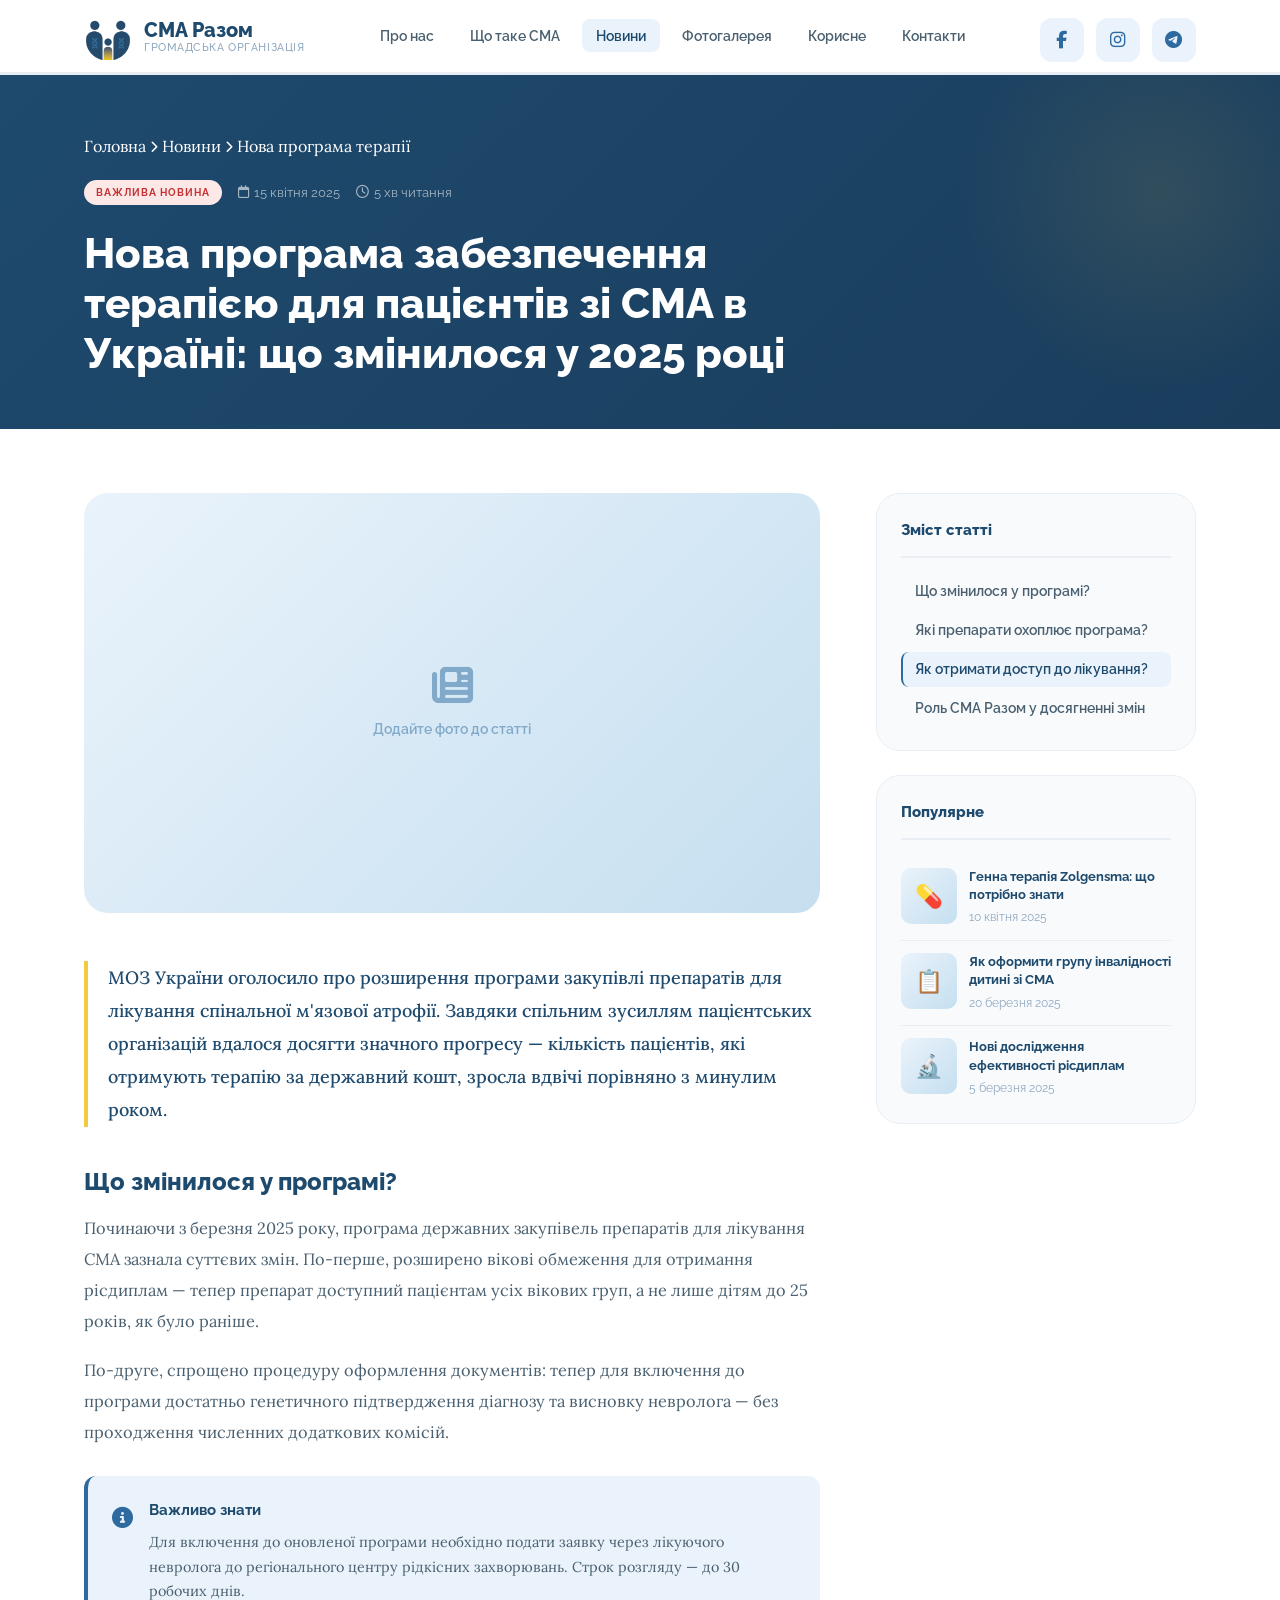
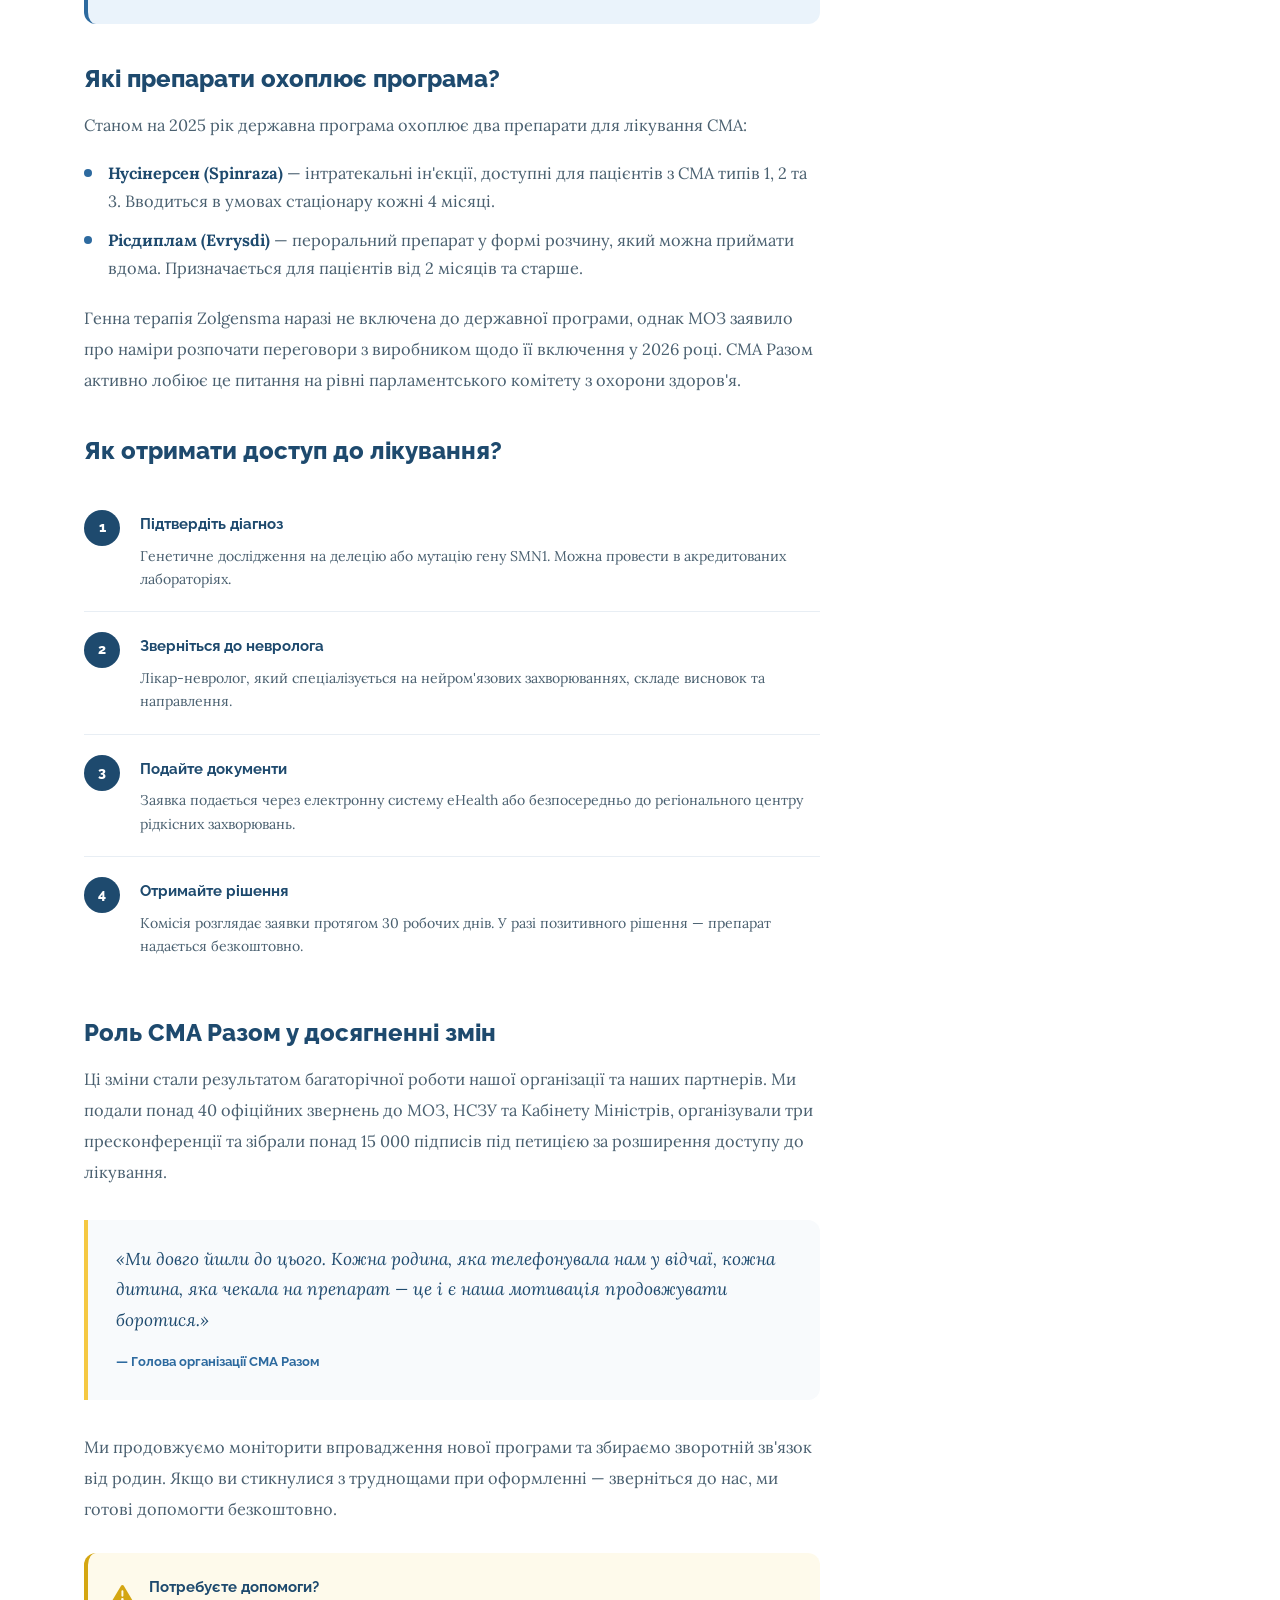
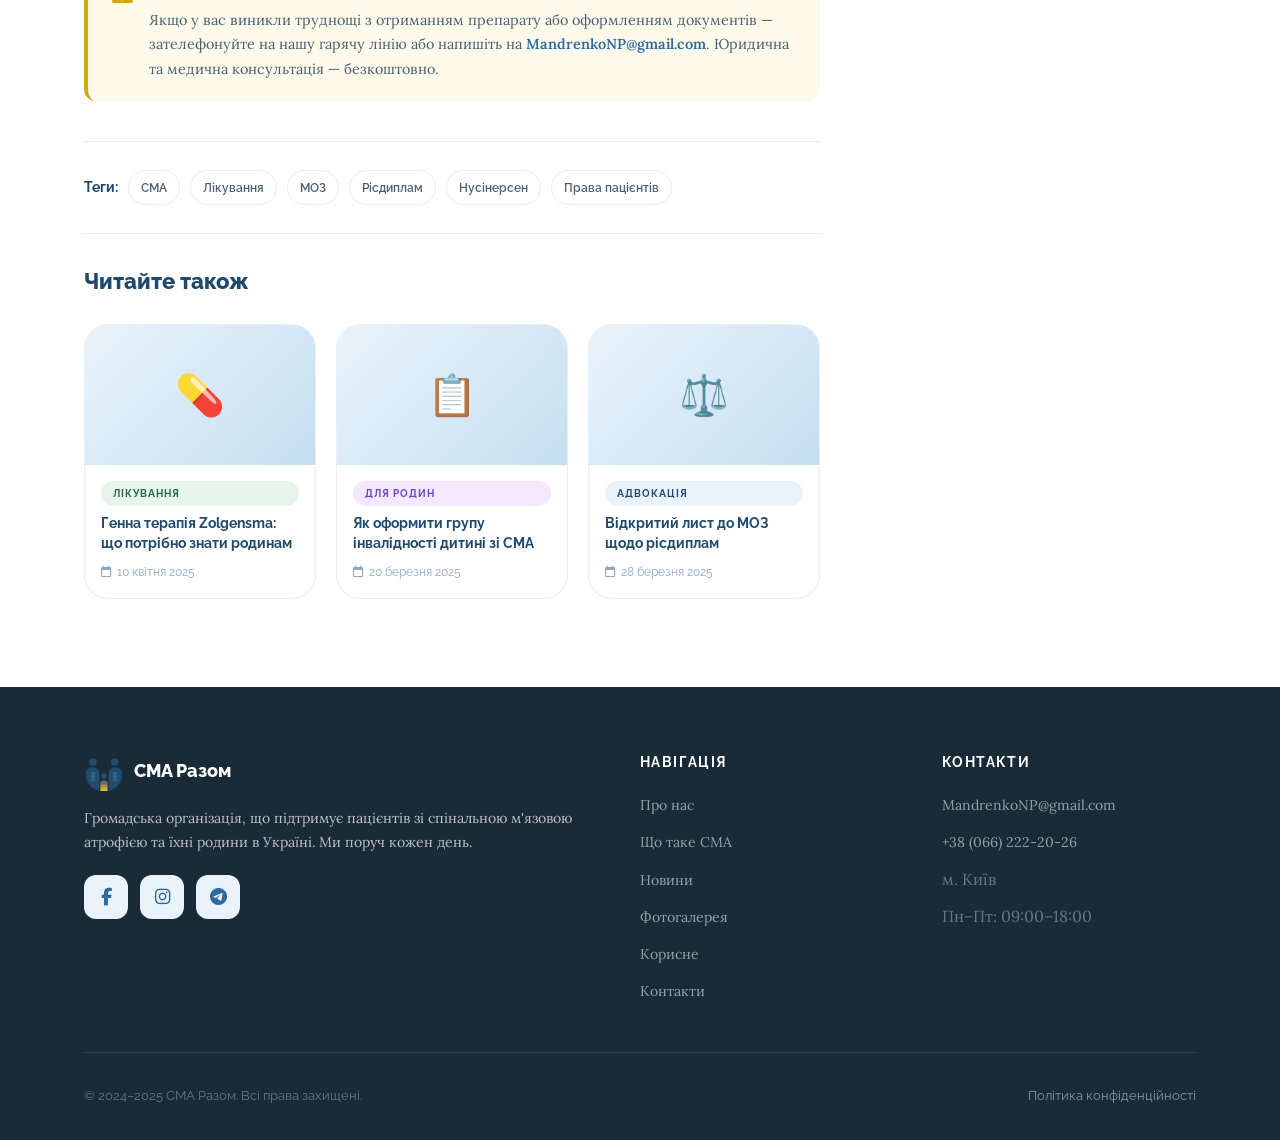
<file: single-post.html>
<!DOCTYPE html>
<html lang="uk">

<head>
  <meta charset="UTF-8" />
  <link rel="icon" type="image/x-icon" href="images/favicon.ico" />
  <link rel="icon" type="image/png" sizes="32x32" href="images/favicon-32.png" />
  <link rel="icon" type="image/png" sizes="16x16" href="images/favicon-16.png" />
  <link rel="apple-touch-icon" href="images/apple-touch-icon.png" />
  <meta name="viewport" content="width=device-width, initial-scale=1.0" />
  <meta name="description" content="Нова програма забезпечення терапією для пацієнтів зі СМА в Україні — СМА Разом" />
  <title>Нова програма забезпечення терапією — СМА Разом</title>
  <link rel="stylesheet" href="css/main.css" />
  <link rel="stylesheet" href="https://cdnjs.cloudflare.com/ajax/libs/font-awesome/6.5.0/css/all.min.css" />
</head>

<body>

  <!-- HEADER -->
  <header class="header" id="header">
    <div class="container">
      <nav class="nav">
        <a href="/" class="nav-logo">
          <img src="images/logo.png" alt="СМА Разом" />
          <div class="nav-logo-text">
            СМА Разом
            <span>Громадська організація</span>
          </div>
        </a>
        <ul class="nav-links">
          <li><a href="about.html">Про нас</a></li>
          <li><a href="sma.html">Що таке СМА</a></li>
          <li><a href="news.html" class="current">Новини</a></li>
          <li><a href="gallery.html">Фотогалерея</a></li>
          <li><a href="useful.html">Корисне</a></li>
          <li><a href="contacts.html">Контакти</a></li>
        </ul>
        <div class="social-links">
          <a href="https://www.facebook.com/sma.razom" class="social-link" title="Facebook" target="_blank"><i
              class="fa-brands fa-facebook-f"></i></a>
          <a href="https://www.instagram.com/sma_razom" class="social-link" title="Instagram" target="_blank"><i
              class="fa-brands fa-instagram"></i></a>
          <a href="https://t.me/+O6cUMbP3nqY1MjBi" class="social-link" title="Telegram" target="_blank"><i
              class="fa-brands fa-telegram"></i></a>
  
        </div>
        <button class="nav-burger" aria-label="Меню">
          <span></span><span></span><span></span>
        </button>
      </nav>
    </div>
  </header>

  <div class="mobile-menu">
    <button class="mobile-menu-close">&times;</button>
    <div class="social-links">
      <a href="https://www.facebook.com/sma.razom" class="social-link" title="Facebook" target="_blank"><i
          class="fa-brands fa-facebook-f"></i></a>
      <a href="https://www.instagram.com/sma_razom" class="social-link" title="Instagram" target="_blank"><i
          class="fa-brands fa-instagram"></i></a>
      <a href="https://t.me/+O6cUMbP3nqY1MjBi" class="social-link" title="Telegram" target="_blank"><i
          class="fa-brands fa-telegram"></i></a>
    
    </div>
    <a href="about.html">Про нас</a>
    <a href="sma.html">Що таке СМА</a>
    <a href="news.html">Новини</a>
    <a href="gallery.html">Фотогалерея</a>
    <a href="donate.html">Як допомогти</a>
    <a href="useful.html">Корисне</a>
    <a href="contacts.html">Контакти</a>
  </div>

  <main>

    <!-- POST HERO -->
    <section class="post-hero">
      <div class="container">
        <div class="post-hero-inner">
          <div class="breadcrumb">
            <a href="/">Головна</a>
            <span><i class="fa-solid fa-chevron-right fa-xs"></i></span>
            <a href="news.html">Новини</a>
            <span><i class="fa-solid fa-chevron-right fa-xs"></i></span>
            <span>Нова програма терапії</span>
          </div>
          <div class="post-hero-meta">
            <span class="news-cat news-cat--important">Важлива новина</span>
            <span class="news-date"><i class="fa-regular fa-calendar"></i> 15 квітня 2025</span>
            <span class="news-read-time"><i class="fa-regular fa-clock"></i> 5 хв читання</span>
          </div>
          <h1 class="post-hero-title">
            Нова програма забезпечення терапією для пацієнтів зі СМА в Україні: що змінилося у 2025 році
          </h1>
        </div>
      </div>
    </section>

    <!-- POST CONTENT -->
    <section class="post-section">
      <div class="container">
        <div class="post-layout">

          <!-- ARTICLE -->
          <article class="post-article">

            <!-- Cover image -->
            <div class="post-cover" data-aos>
              <!-- Замініть на реальне фото: <img src="images/post-cover.jpg" alt="..."> -->
              <div class="post-cover-placeholder">
                <i class="fa-solid fa-newspaper fa-3x"></i>
                <span>Додайте фото до статті</span>
              </div>
            </div>

            <!-- Article body -->
            <div class="post-body" data-aos>

              <p class="post-lead">
                МОЗ України оголосило про розширення програми закупівлі препаратів для лікування спінальної м'язової
                атрофії. Завдяки спільним зусиллям пацієнтських організацій вдалося досягти значного прогресу —
                кількість пацієнтів, які отримують терапію за державний кошт, зросла вдвічі порівняно з минулим роком.
              </p>

              <h2>Що змінилося у програмі?</h2>
              <p>
                Починаючи з березня 2025 року, програма державних закупівель препаратів для лікування СМА зазнала
                суттєвих змін. По-перше, розширено вікові обмеження для отримання рісдиплам — тепер препарат доступний
                пацієнтам усіх вікових груп, а не лише дітям до 25 років, як було раніше.
              </p>
              <p>
                По-друге, спрощено процедуру оформлення документів: тепер для включення до програми достатньо
                генетичного підтвердження діагнозу та висновку невролога — без проходження численних додаткових комісій.
              </p>

              <!-- Info block -->
              <div class="post-infobox post-infobox--blue">
                <div class="post-infobox-icon"><i class="fa-solid fa-circle-info"></i></div>
                <div>
                  <strong>Важливо знати</strong>
                  <p>Для включення до оновленої програми необхідно подати заявку через лікуючого невролога до
                    регіонального центру рідкісних захворювань. Строк розгляду — до 30 робочих днів.</p>
                </div>
              </div>

              <h2>Які препарати охоплює програма?</h2>
              <p>
                Станом на 2025 рік державна програма охоплює два препарати для лікування СМА:
              </p>

              <ul>
                <li><strong>Нусінерсен (Spinraza)</strong> — інтратекальні ін'єкції, доступні для пацієнтів з СМА типів
                  1, 2 та 3. Вводиться в умовах стаціонару кожні 4 місяці.</li>
                <li><strong>Рісдиплам (Evrysdi)</strong> — пероральний препарат у формі розчину, який можна приймати
                  вдома. Призначається для пацієнтів від 2 місяців та старше.</li>
              </ul>

              <p>
                Генна терапія Zolgensma наразі не включена до державної програми, однак МОЗ заявило про наміри розпочати
                переговори з виробником щодо її включення у 2026 році. СМА Разом активно лобіює це питання на рівні
                парламентського комітету з охорони здоров'я.
              </p>

              <h2>Як отримати доступ до лікування?</h2>

              <!-- Steps -->
              <div class="post-steps">
                <div class="post-step">
                  <div class="post-step-num">1</div>
                  <div>
                    <strong>Підтвердіть діагноз</strong>
                    <p>Генетичне дослідження на делецію або мутацію гену SMN1. Можна провести в акредитованих
                      лабораторіях.</p>
                  </div>
                </div>
                <div class="post-step">
                  <div class="post-step-num">2</div>
                  <div>
                    <strong>Зверніться до невролога</strong>
                    <p>Лікар-невролог, який спеціалізується на нейром'язових захворюваннях, складе висновок та
                      направлення.</p>
                  </div>
                </div>
                <div class="post-step">
                  <div class="post-step-num">3</div>
                  <div>
                    <strong>Подайте документи</strong>
                    <p>Заявка подається через електронну систему eHealth або безпосередньо до регіонального центру
                      рідкісних захворювань.</p>
                  </div>
                </div>
                <div class="post-step">
                  <div class="post-step-num">4</div>
                  <div>
                    <strong>Отримайте рішення</strong>
                    <p>Комісія розглядає заявки протягом 30 робочих днів. У разі позитивного рішення — препарат
                      надається безкоштовно.</p>
                  </div>
                </div>
              </div>

              <h2>Роль СМА Разом у досягненні змін</h2>
              <p>
                Ці зміни стали результатом багаторічної роботи нашої організації та наших партнерів. Ми подали понад 40
                офіційних звернень до МОЗ, НСЗУ та Кабінету Міністрів, організували три пресконференції та зібрали понад
                15 000 підписів під петицією за розширення доступу до лікування.
              </p>

              <!-- Quote -->
              <blockquote class="post-quote">
                <p>«Ми довго йшли до цього. Кожна родина, яка телефонувала нам у відчаї, кожна дитина, яка чекала на
                  препарат — це і є наша мотивація продовжувати боротися.»</p>
                <cite>— Голова організації СМА Разом</cite>
              </blockquote>

              <p>
                Ми продовжуємо моніторити впровадження нової програми та збираємо зворотній зв'язок від родин. Якщо ви
                стикнулися з труднощами при оформленні — зверніться до нас, ми готові допомогти безкоштовно.
              </p>

              <!-- Warning block -->
              <div class="post-infobox post-infobox--gold">
                <div class="post-infobox-icon"><i class="fa-solid fa-triangle-exclamation"></i></div>
                <div>
                  <strong>Потребуєте допомоги?</strong>
                  <p>Якщо у вас виникли труднощі з отриманням препарату або оформленням документів — зателефонуйте на
                    нашу гарячу лінію або напишіть на <a href="mailto:MandrenkoNP@gmail.com">MandrenkoNP@gmail.com</a>.
                    Юридична та медична консультація — безкоштовно.</p>
                </div>
              </div>

            </div><!-- /post-body -->

            <!-- Tags -->
            <div class="post-tags" data-aos>
              <span class="post-tags-label">Теги:</span>
              <a href="news.html" class="sidebar-tag">СМА</a>
              <a href="news.html" class="sidebar-tag">Лікування</a>
              <a href="news.html" class="sidebar-tag">МОЗ</a>
              <a href="news.html" class="sidebar-tag">Рісдиплам</a>
              <a href="news.html" class="sidebar-tag">Нусінерсен</a>
              <a href="news.html" class="sidebar-tag">Права пацієнтів</a>
            </div>

            <!-- Related posts -->
            <div class="post-related" data-aos>
              <h3 class="post-related-title">Читайте також</h3>
              <div class="post-related-grid">
                <a href="single-post.html" class="post-related-card">
                  <div class="post-related-img">💊</div>
                  <div class="post-related-body">
                    <span class="news-cat news-cat--medical">Лікування</span>
                    <div class="post-related-card-title">Генна терапія Zolgensma: що потрібно знати родинам</div>
                    <div class="post-related-date"><i class="fa-regular fa-calendar"></i> 10 квітня 2025</div>
                  </div>
                </a>
                <a href="single-post.html" class="post-related-card">
                  <div class="post-related-img">📋</div>
                  <div class="post-related-body">
                    <span class="news-cat news-cat--family">Для родин</span>
                    <div class="post-related-card-title">Як оформити групу інвалідності дитині зі СМА</div>
                    <div class="post-related-date"><i class="fa-regular fa-calendar"></i> 20 березня 2025</div>
                  </div>
                </a>
                <a href="single-post.html" class="post-related-card">
                  <div class="post-related-img">⚖️</div>
                  <div class="post-related-body">
                    <span class="news-cat news-cat--advocacy">Адвокація</span>
                    <div class="post-related-card-title">Відкритий лист до МОЗ щодо рісдиплам</div>
                    <div class="post-related-date"><i class="fa-regular fa-calendar"></i> 28 березня 2025</div>
                  </div>
                </a>
              </div>
            </div>

          </article>

          <!-- SIDEBAR -->
          <aside class="post-sidebar">

            <!-- Table of contents -->
            <div class="sidebar-widget toc-widget" data-aos>
              <div class="sidebar-widget-title">Зміст статті</div>
              <nav class="toc">
                <a href="#" class="toc-link toc-active">Що змінилося у програмі?</a>
                <a href="#" class="toc-link">Які препарати охоплює програма?</a>
                <a href="#" class="toc-link">Як отримати доступ до лікування?</a>
                <a href="#" class="toc-link">Роль СМА Разом у досягненні змін</a>
              </nav>
            </div>

            <!-- Popular -->
            <div class="sidebar-widget" data-aos>
              <div class="sidebar-widget-title">Популярне</div>
              <div class="sidebar-posts">
                <a href="single-post.html" class="sidebar-post">
                  <div class="sidebar-post-img">💊</div>
                  <div>
                    <div class="sidebar-post-title">Генна терапія Zolgensma: що потрібно знати</div>
                    <div class="sidebar-post-date">10 квітня 2025</div>
                  </div>
                </a>
                <a href="single-post.html" class="sidebar-post">
                  <div class="sidebar-post-img">📋</div>
                  <div>
                    <div class="sidebar-post-title">Як оформити групу інвалідності дитині зі СМА</div>
                    <div class="sidebar-post-date">20 березня 2025</div>
                  </div>
                </a>
                <a href="single-post.html" class="sidebar-post">
                  <div class="sidebar-post-img">🔬</div>
                  <div>
                    <div class="sidebar-post-title">Нові дослідження ефективності рісдиплам</div>
                    <div class="sidebar-post-date">5 березня 2025</div>
                  </div>
                </a>
              </div>
            </div>

          </aside>

        </div><!-- /post-layout -->
      </div>
    </section>

  </main>

  <!-- FOOTER -->
<footer class="footer">
  <div class="container">
    <div class="footer-top">
      <div class="footer-brand">
        <div class="footer-logo">
          <img src="images/logo.png" alt="СМА Разом" />
          <div class="footer-logo-name">СМА Разом</div>
        </div>
        <p class="footer-desc">
          Громадська організація, що підтримує пацієнтів зі спінальною м'язовою атрофією та їхні родини в Україні. Ми
          поруч кожен день.
        </p>
        <div class="social-links">
          <a href="https://www.facebook.com/sma.razom" class="social-link" title="Facebook" target="_blank"><i
              class="fa-brands fa-facebook-f"></i></a>
          <a href="https://www.instagram.com/sma_razom" class="social-link" title="Instagram" target="_blank"><i
              class="fa-brands fa-instagram"></i></a>
          <a href="https://t.me/+O6cUMbP3nqY1MjBi" class="social-link" title="Telegram" target="_blank"><i
              class="fa-brands fa-telegram"></i></a>

        </div>
      </div>

      <div>
        <div class="footer-col-title">Навігація</div>
        <ul class="footer-links">
          <li><a href="about.html">Про нас</a></li>
          <li><a href="sma.html">Що таке СМА</a></li>
          <li><a href="news.html">Новини</a></li>
          <li><a href="gallery.html">Фотогалерея</a></li>
          <li><a href="useful.html">Корисне</a></li>
          <li><a href="contacts.html">Контакти</a></li>
        </ul>
      </div>

      <div>
        <div class="footer-col-title">Контакти</div>
        <ul class="footer-links">
          <li><a href="mailto:MandrenkoNP@gmail.com">MandrenkoNP@gmail.com</a></li>
          <li><a href="tel:+380662222026">+38 (066) 222-20-26</a></li>
          <li style="color: rgba(255,255,255,0.35);">м. Київ</li>
          <li style="color: rgba(255,255,255,0.35);">Пн–Пт: 09:00–18:00</li>
        </ul>
      </div>
    </div>

    <div class="footer-bottom">
      <span>© 2024–2025 СМА Разом. Всі права захищені.</span>
      <div style="display: flex; gap: 20px;">
        <a href="privacy.html">Політика конфіденційності</a>
      </div>
    </div>
  </div>
</footer>

  <button class="scroll-top" aria-label="Вгору"><i class="fa-solid fa-arrow-up"></i></button>
  <script src="js/main.js"></script>
  <script></script>
</body>

</html>
</file>
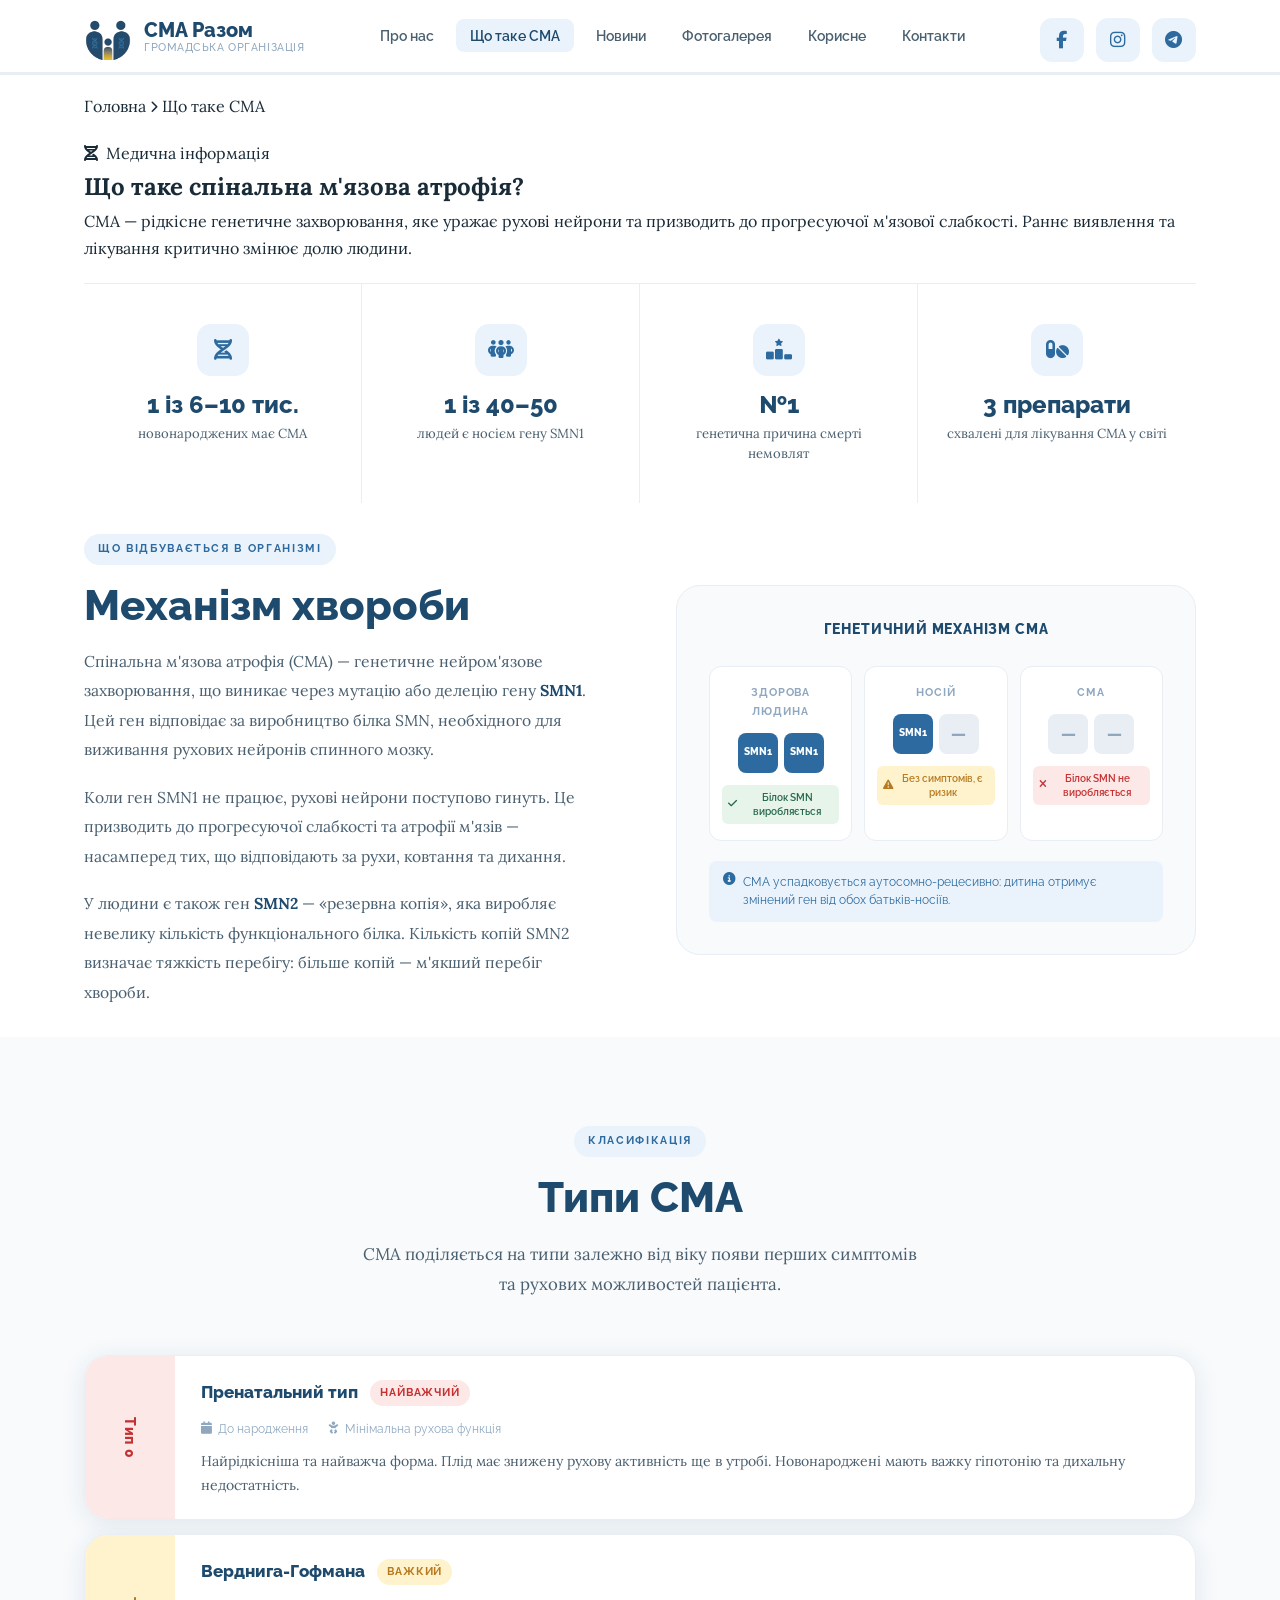
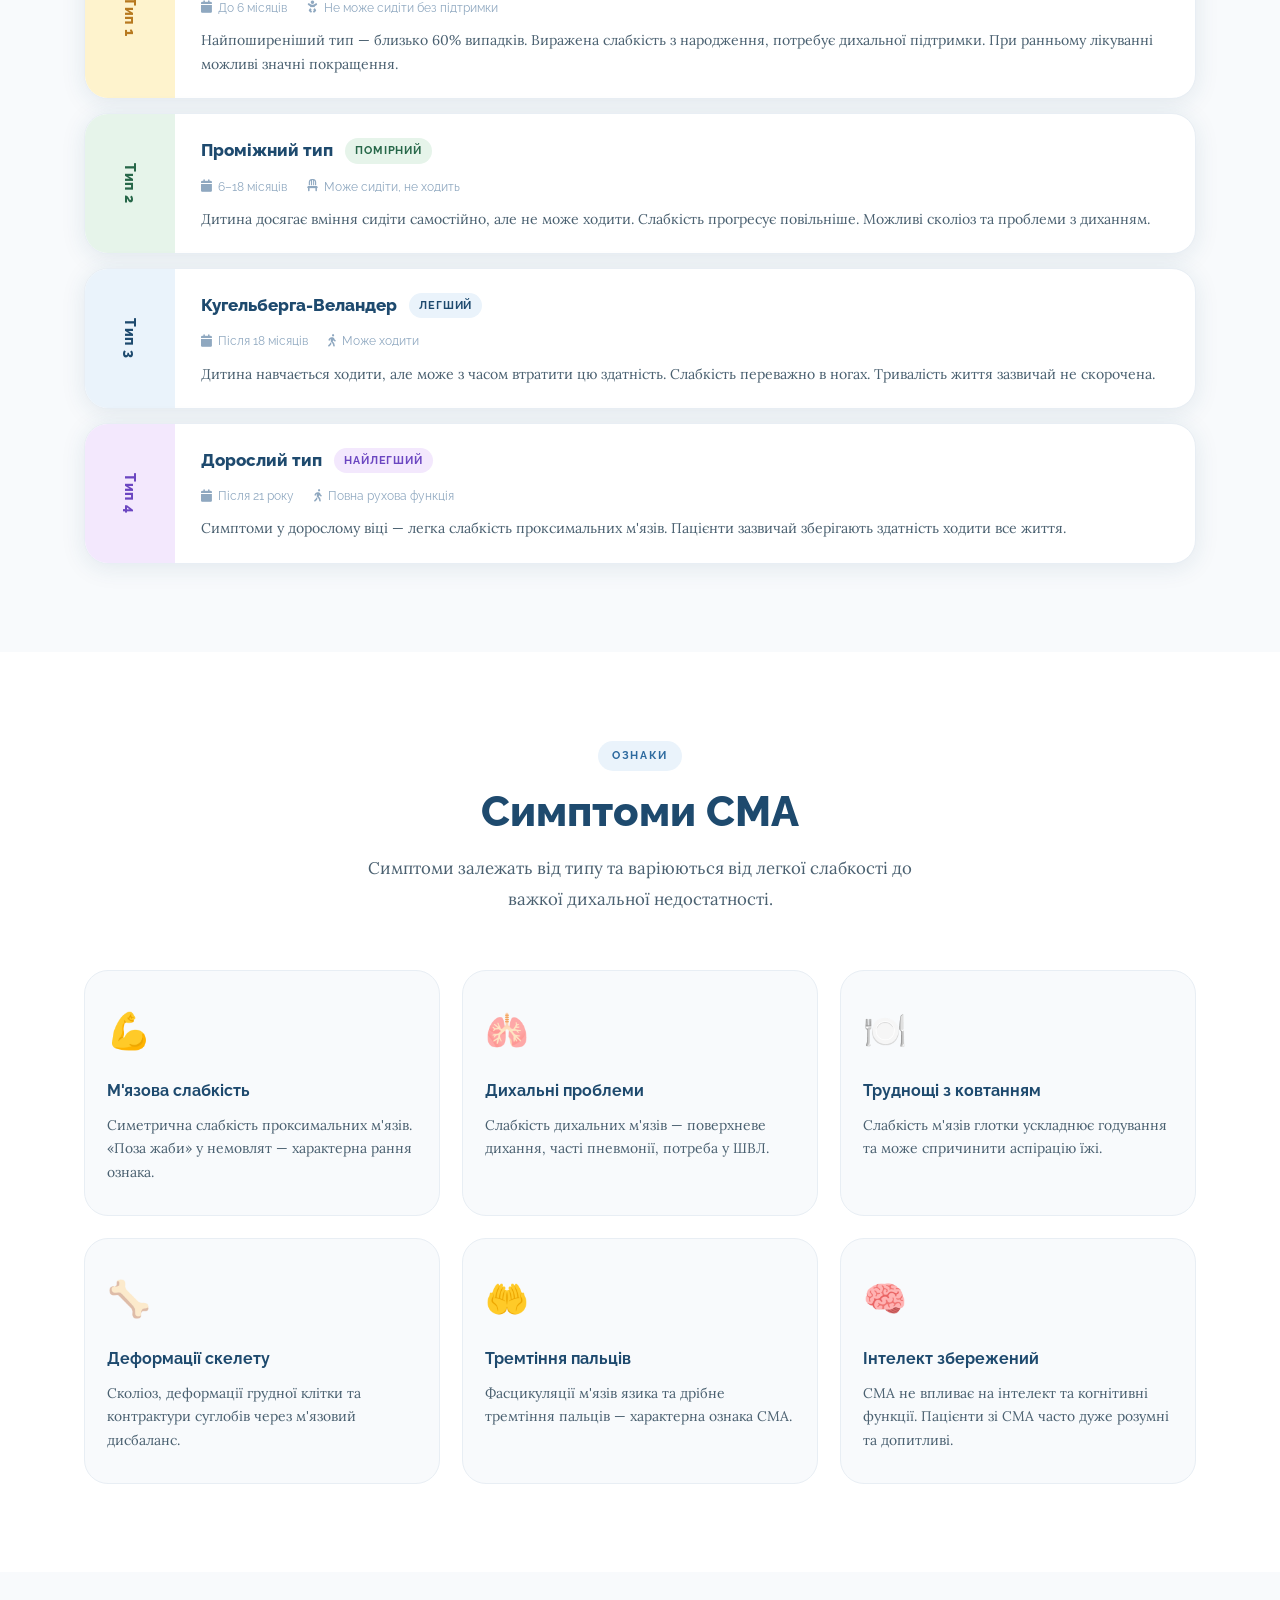
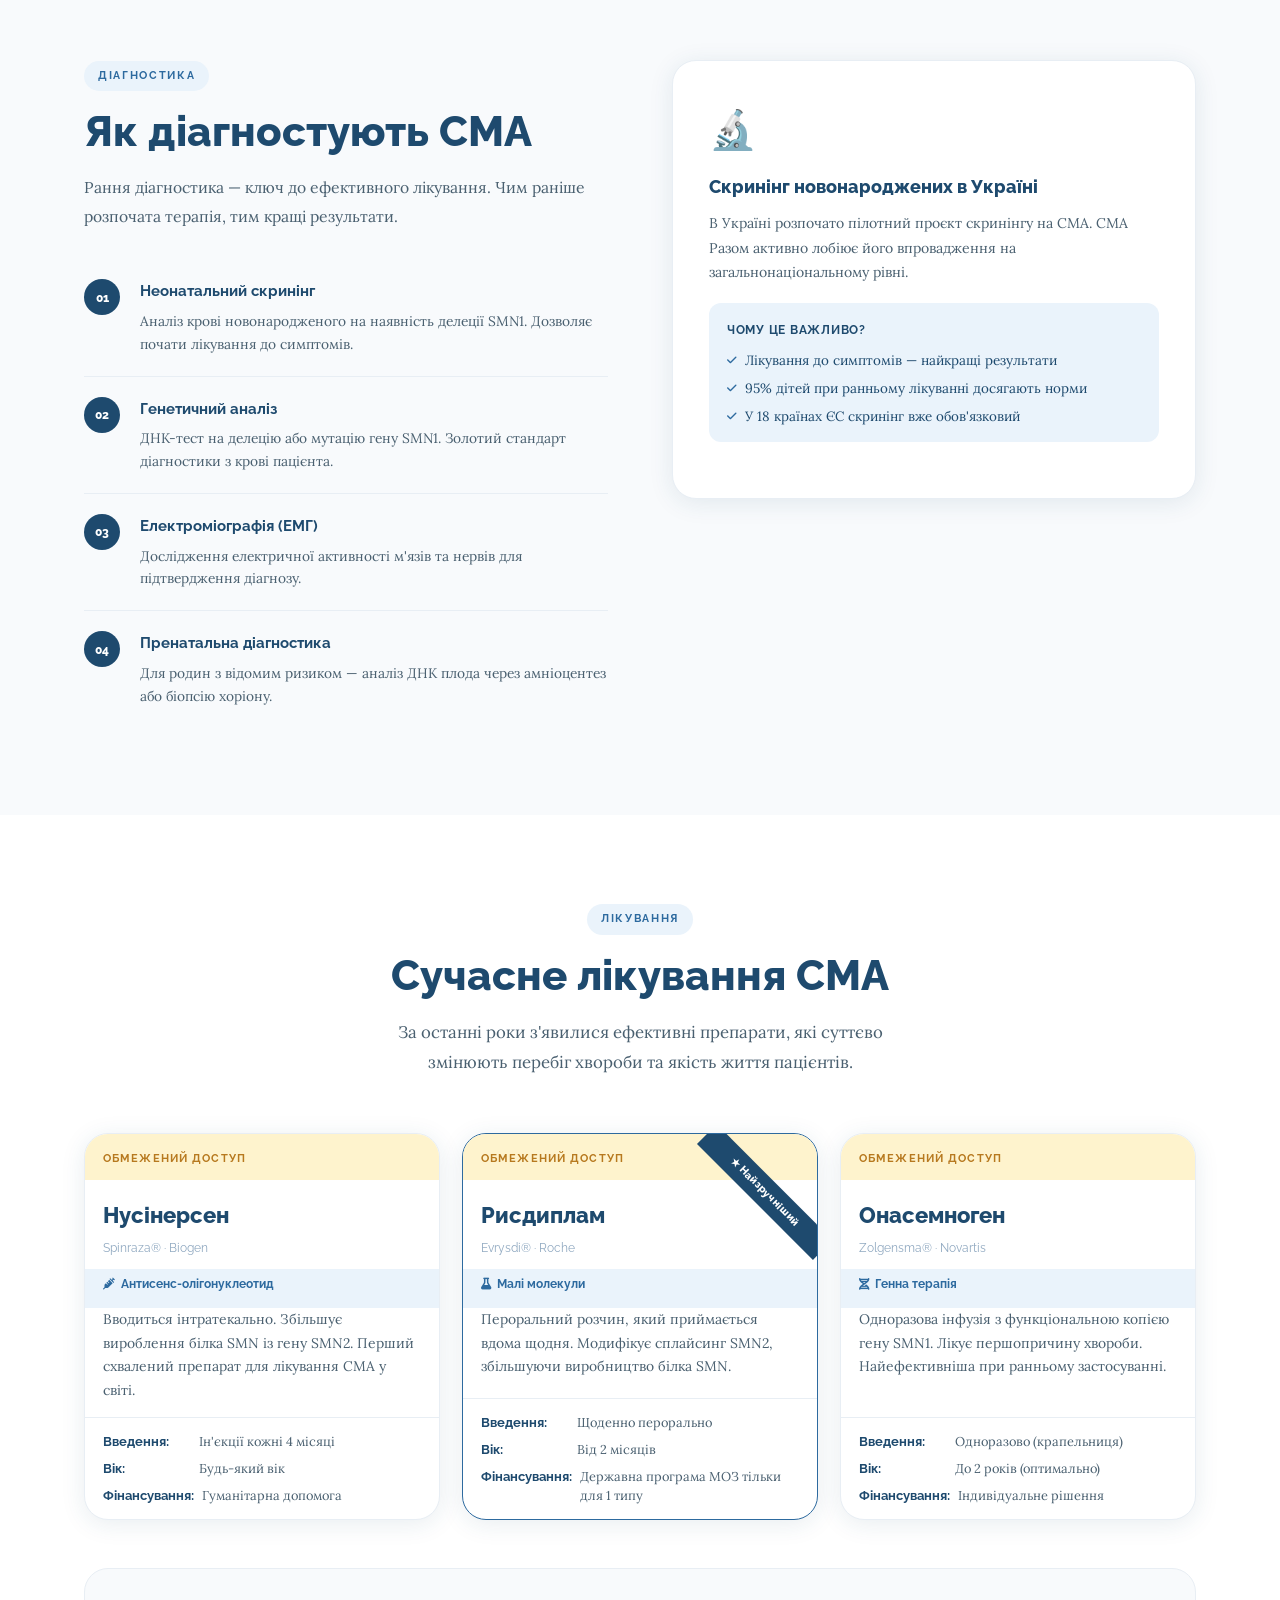
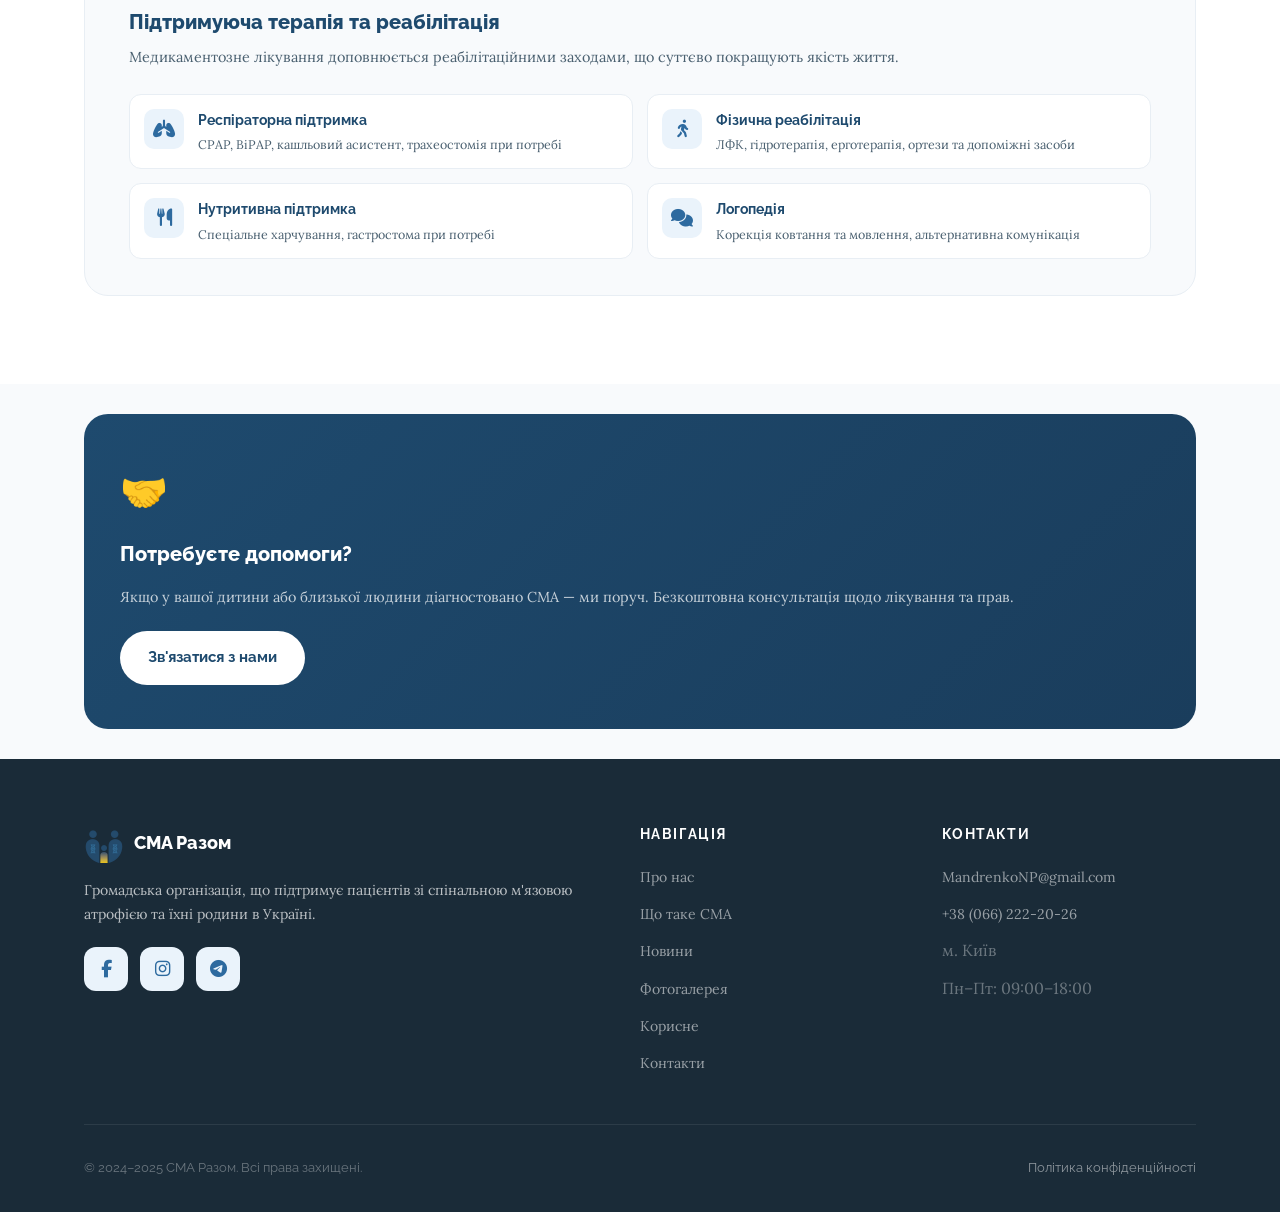
<file: sma.html>
<!DOCTYPE html>
<html lang="uk">

<head>
  <meta charset="UTF-8" />
  <link rel="icon" type="image/x-icon" href="images/favicon.ico" />
  <link rel="icon" type="image/png" sizes="32x32" href="images/favicon-32.png" />
  <link rel="icon" type="image/png" sizes="16x16" href="images/favicon-16.png" />
  <link rel="apple-touch-icon" href="images/apple-touch-icon.png" />
  <meta name="viewport" content="width=device-width, initial-scale=1.0" />
  <title>Що таке СМА — СМА Разом</title>
  <link rel="stylesheet" href="css/main.css" />
  <link rel="stylesheet" href="https://cdnjs.cloudflare.com/ajax/libs/font-awesome/6.5.0/css/all.min.css" />
</head>

<body>
  <header class="header" id="header">
    <div class="container">
      <nav class="nav">
        <a href="index.html" class="nav-logo">
          <img src="images/logo.png" alt="СМА Разом" />
          <div class="nav-logo-text">СМА Разом<span>Громадська організація</span></div>
        </a>
        <ul class="nav-links">
          <li><a href="about.html">Про нас</a></li>
          <li><a href="sma.html" class="current">Що таке СМА</a></li>
          <li><a href="news.html">Новини</a></li>
          <li><a href="gallery.html">Фотогалерея</a></li>
          <li><a href="useful.html">Корисне</a></li>
          <li><a href="contacts.html">Контакти</a></li>
        </ul>
        <div class="social-links">
          <a href="https://www.facebook.com/sma.razom" class="social-link" target="_blank"><i
              class="fa-brands fa-facebook-f"></i></a>
          <a href="https://www.instagram.com/sma_razom" class="social-link" target="_blank"><i
              class="fa-brands fa-instagram"></i></a>
          <a href="https://t.me/+O6cUMbP3nqY1MjBi" class="social-link" target="_blank"><i
              class="fa-brands fa-telegram"></i></a>

        </div>
        <button class="nav-burger" aria-label="Меню"><span></span><span></span><span></span></button>
      </nav>
    </div>
  </header>
  <div class="mobile-menu">
    <button class="mobile-menu-close">&times;</button>
    <div class="social-links">
      <a href="https://www.facebook.com/sma.razom" class="social-link" title="Facebook" target="_blank"><i
          class="fa-brands fa-facebook-f"></i></a>
      <a href="https://www.instagram.com/sma_razom" class="social-link" title="Instagram" target="_blank"><i
          class="fa-brands fa-instagram"></i></a>
      <a href="https://t.me/+O6cUMbP3nqY1MjBi" class="social-link" title="Telegram" target="_blank"><i
          class="fa-brands fa-telegram"></i></a>

    </div>
    <a href="about.html">Про нас</a>
    <a href="sma.html">Що таке СМА</a>
    <a href="news.html">Новини</a>
    <a href="gallery.html">Фотогалерея</a>
    <a href="useful.html">Корисне</a>
    <a href="contacts.html">Контакти</a>
  </div>
  <main>

    <!-- HERO -->
    <section class="page-hero">
      <div class="container">
        <div class="page-hero-inner">
          <div class="breadcrumb">
            <a href="/">Головна</a>
            <span><i class="fa-solid fa-chevron-right fa-xs"></i></span>
            <span>Що таке СМА</span>
          </div>
          <div class="page-hero-tag"><i class="fa-solid fa-dna"></i>&nbsp; Медична інформація</div>
          <h1>Що таке спінальна м'язова атрофія?</h1>
          <p class="page-hero-lead">СМА — рідкісне генетичне захворювання, яке уражає рухові нейрони та призводить до
            прогресуючої м'язової слабкості. Раннє виявлення та лікування критично змінює долю людини.</p>
        </div>
      </div>
    </section>

    <!-- QUICK FACTS -->
    <section class="sma-quick-facts">
      <div class="container">
        <div class="quick-facts-grid">
          <div class="quick-fact" data-aos>
            <div class="quick-fact-icon"><i class="fa-solid fa-dna"></i></div>
            <div class="quick-fact-num">1 із 6–10 тис.</div>
            <div class="quick-fact-label">новонароджених має СМА</div>
          </div>
          <div class="quick-fact" data-aos data-aos-delay="100">
            <div class="quick-fact-icon"><i class="fa-solid fa-people-group"></i></div>
            <div class="quick-fact-num">1 із 40–50</div>
            <div class="quick-fact-label">людей є носієм гену SMN1</div>
          </div>
          <div class="quick-fact" data-aos data-aos-delay="200">
            <div class="quick-fact-icon"><i class="fa-solid fa-ranking-star"></i></div>
            <div class="quick-fact-num">№1</div>
            <div class="quick-fact-label">генетична причина смерті немовлят</div>
          </div>
          <div class="quick-fact" data-aos data-aos-delay="300">
            <div class="quick-fact-icon"><i class="fa-solid fa-pills"></i></div>
            <div class="quick-fact-num">3 препарати</div>
            <div class="quick-fact-label">схвалені для лікування СМА у світі</div>
          </div>
        </div>
      </div>
    </section>

    <!-- INTRO -->
    <section class="sma-intro-section">
      <div class="container">
        <div class="sma-intro-grid">
          <div class="sma-intro-text" data-aos>
            <div class="section-tag">Що відбувається в організмі</div>
            <h2 class="section-title">Механізм хвороби</h2>
            <p>Спінальна м'язова атрофія (СМА) — генетичне нейром'язове захворювання, що виникає через мутацію або
              делецію гену <strong>SMN1</strong>. Цей ген відповідає за виробництво білка SMN, необхідного для виживання
              рухових нейронів спинного мозку.</p>
            <p>Коли ген SMN1 не працює, рухові нейрони поступово гинуть. Це призводить до прогресуючої слабкості та
              атрофії м'язів — насамперед тих, що відповідають за рухи, ковтання та дихання.</p>
            <p>У людини є також ген <strong>SMN2</strong> — «резервна копія», яка виробляє невелику кількість
              функціонального білка. Кількість копій SMN2 визначає тяжкість перебігу: більше копій — м'якший перебіг
              хвороби.</p>
          </div>
          <div class="sma-intro-visual" data-aos data-aos-delay="200">
            <div class="sma-gene-card">
              <div class="sma-gene-title">Генетичний механізм СМА</div>
              <div class="sma-gene-row">
                <div class="gene-block gene-block--healthy">
                  <div class="gene-label">Здорова людина</div>
                  <div class="gene-pair">
                    <div class="gene gene--smn1">SMN1</div>
                    <div class="gene gene--smn1">SMN1</div>
                  </div>
                  <div class="gene-result gene-result--ok"><i class="fa-solid fa-check"></i> Білок SMN виробляється
                  </div>
                </div>
                <div class="gene-block gene-block--carrier">
                  <div class="gene-label">Носій</div>
                  <div class="gene-pair">
                    <div class="gene gene--smn1">SMN1</div>
                    <div class="gene gene--missing">—</div>
                  </div>
                  <div class="gene-result gene-result--warn"><i class="fa-solid fa-triangle-exclamation"></i> Без
                    симптомів, є ризик</div>
                </div>
                <div class="gene-block gene-block--sma">
                  <div class="gene-label">СМА</div>
                  <div class="gene-pair">
                    <div class="gene gene--missing">—</div>
                    <div class="gene gene--missing">—</div>
                  </div>
                  <div class="gene-result gene-result--err"><i class="fa-solid fa-xmark"></i> Білок SMN не виробляється
                  </div>
                </div>
              </div>
              <div class="gene-inheritance"><i class="fa-solid fa-circle-info"></i> СМА успадковується
                аутосомно-рецесивно: дитина отримує змінений ген від обох батьків-носіїв.</div>
            </div>
          </div>
        </div>
      </div>
    </section>

    <!-- TYPES -->
    <section class="sma-types-section">
      <div class="container">
        <div class="section-center" data-aos>
          <div class="section-tag">Класифікація</div>
          <h2 class="section-title">Типи СМА</h2>
          <p class="section-lead" style="margin:0 auto;">СМА поділяється на типи залежно від віку появи перших симптомів
            та рухових можливостей пацієнта.</p>
        </div>
        <div class="types-list">
          <div class="type-card" data-aos>
            <div class="type-card-badge type-badge--0">Тип 0</div>
            <div class="type-card-body">
              <div class="type-card-header">
                <h3>Пренатальний тип</h3>
                <span class="type-severity type-severity--critical">Найважчий</span>
              </div>
              <div class="type-card-meta">
                <span><i class="fa-solid fa-calendar"></i> До народження</span>
                <span><i class="fa-solid fa-baby"></i> Мінімальна рухова функція</span>
              </div>
              <p>Найрідкісніша та найважча форма. Плід має знижену рухову активність ще в утробі. Новонароджені мають
                важку гіпотонію та дихальну недостатність.</p>
            </div>
          </div>
          <div class="type-card" data-aos>
            <div class="type-card-badge type-badge--1">Тип 1</div>
            <div class="type-card-body">
              <div class="type-card-header">
                <h3>Верднига-Гофмана</h3>
                <span class="type-severity type-severity--severe">Важкий</span>
              </div>
              <div class="type-card-meta">
                <span><i class="fa-solid fa-calendar"></i> До 6 місяців</span>
                <span><i class="fa-solid fa-baby"></i> Не може сидіти без підтримки</span>
              </div>
              <p>Найпоширеніший тип — близько 60% випадків. Виражена слабкість з народження, потребує дихальної
                підтримки. При ранньому лікуванні можливі значні покращення.</p>
            </div>
          </div>
          <div class="type-card" data-aos>
            <div class="type-card-badge type-badge--2">Тип 2</div>
            <div class="type-card-body">
              <div class="type-card-header">
                <h3>Проміжний тип</h3>
                <span class="type-severity type-severity--moderate">Помірний</span>
              </div>
              <div class="type-card-meta">
                <span><i class="fa-solid fa-calendar"></i> 6–18 місяців</span>
                <span><i class="fa-solid fa-chair"></i> Може сидіти, не ходить</span>
              </div>
              <p>Дитина досягає вміння сидіти самостійно, але не може ходити. Слабкість прогресує повільніше. Можливі
                сколіоз та проблеми з диханням.</p>
            </div>
          </div>
          <div class="type-card" data-aos>
            <div class="type-card-badge type-badge--3">Тип 3</div>
            <div class="type-card-body">
              <div class="type-card-header">
                <h3>Кугельберга-Веландер</h3>
                <span class="type-severity type-severity--mild">Легший</span>
              </div>
              <div class="type-card-meta">
                <span><i class="fa-solid fa-calendar"></i> Після 18 місяців</span>
                <span><i class="fa-solid fa-person-walking"></i> Може ходити</span>
              </div>
              <p>Дитина навчається ходити, але може з часом втратити цю здатність. Слабкість переважно в ногах.
                Тривалість життя зазвичай не скорочена.</p>
            </div>
          </div>
          <div class="type-card" data-aos>
            <div class="type-card-badge type-badge--4">Тип 4</div>
            <div class="type-card-body">
              <div class="type-card-header">
                <h3>Дорослий тип</h3>
                <span class="type-severity type-severity--minimal">Найлегший</span>
              </div>
              <div class="type-card-meta">
                <span><i class="fa-solid fa-calendar"></i> Після 21 року</span>
                <span><i class="fa-solid fa-person-walking"></i> Повна рухова функція</span>
              </div>
              <p>Симптоми у дорослому віці — легка слабкість проксимальних м'язів. Пацієнти зазвичай зберігають
                здатність ходити все життя.</p>
            </div>
          </div>
        </div>
      </div>
    </section>

    <!-- SYMPTOMS -->
    <section class="sma-symptoms-section">
      <div class="container">
        <div class="section-center" data-aos>
          <div class="section-tag">Ознаки</div>
          <h2 class="section-title">Симптоми СМА</h2>
          <p class="section-lead" style="margin:0 auto;">Симптоми залежать від типу та варіюються від легкої слабкості
            до важкої дихальної недостатності.</p>
        </div>
        <div class="symptoms-grid">
          <div class="symptom-card" data-aos>
            <div class="symptom-icon">💪</div>
            <h3>М'язова слабкість</h3>
            <p>Симетрична слабкість проксимальних м'язів. «Поза жаби» у немовлят — характерна рання ознака.</p>
          </div>
          <div class="symptom-card" data-aos data-aos-delay="100">
            <div class="symptom-icon">🫁</div>
            <h3>Дихальні проблеми</h3>
            <p>Слабкість дихальних м'язів — поверхневе дихання, часті пневмонії, потреба у ШВЛ.</p>
          </div>
          <div class="symptom-card" data-aos data-aos-delay="200">
            <div class="symptom-icon">🍽️</div>
            <h3>Труднощі з ковтанням</h3>
            <p>Слабкість м'язів глотки ускладнює годування та може спричинити аспірацію їжі.</p>
          </div>
          <div class="symptom-card" data-aos>
            <div class="symptom-icon">🦴</div>
            <h3>Деформації скелету</h3>
            <p>Сколіоз, деформації грудної клітки та контрактури суглобів через м'язовий дисбаланс.</p>
          </div>
          <div class="symptom-card" data-aos data-aos-delay="100">
            <div class="symptom-icon">🤲</div>
            <h3>Тремтіння пальців</h3>
            <p>Фасцикуляції м'язів язика та дрібне тремтіння пальців — характерна ознака СМА.</p>
          </div>
          <div class="symptom-card" data-aos data-aos-delay="200">
            <div class="symptom-icon">🧠</div>
            <h3>Інтелект збережений</h3>
            <p>СМА не впливає на інтелект та когнітивні функції. Пацієнти зі СМА часто дуже розумні та допитливі.</p>
          </div>
        </div>
      </div>
    </section>

    <!-- DIAGNOSIS -->
    <section class="sma-diagnosis-section">
      <div class="container">
        <div class="diagnosis-grid">
          <div data-aos>
            <div class="section-tag">Діагностика</div>
            <h2 class="section-title">Як діагностують СМА</h2>
            <p style="font-size:0.98rem;color:var(--gray-text);line-height:1.85;margin-bottom:28px;">Рання діагностика —
              ключ до ефективного лікування. Чим раніше розпочата терапія, тим кращі результати.</p>
            <div class="diagnosis-steps">
              <div class="diagnosis-step">
                <div class="diagnosis-step-num">01</div>
                <div>
                  <h4>Неонатальний скринінг</h4>
                  <p>Аналіз крові новонародженого на наявність делеції SMN1. Дозволяє почати лікування до симптомів.</p>
                </div>
              </div>
              <div class="diagnosis-step">
                <div class="diagnosis-step-num">02</div>
                <div>
                  <h4>Генетичний аналіз</h4>
                  <p>ДНК-тест на делецію або мутацію гену SMN1. Золотий стандарт діагностики з крові пацієнта.</p>
                </div>
              </div>
              <div class="diagnosis-step">
                <div class="diagnosis-step-num">03</div>
                <div>
                  <h4>Електроміографія (ЕМГ)</h4>
                  <p>Дослідження електричної активності м'язів та нервів для підтвердження діагнозу.</p>
                </div>
              </div>
              <div class="diagnosis-step">
                <div class="diagnosis-step-num">04</div>
                <div>
                  <h4>Пренатальна діагностика</h4>
                  <p>Для родин з відомим ризиком — аналіз ДНК плода через амніоцентез або біопсію хоріону.</p>
                </div>
              </div>
            </div>
          </div>
          <div data-aos data-aos-delay="200">
            <div class="screening-card">
              <div class="screening-card-icon">🔬</div>
              <h3>Скринінг новонароджених в Україні</h3>
              <p>В Україні розпочато пілотний проєкт скринінгу на СМА. СМА Разом активно лобіює його впровадження на
                загальнонаціональному рівні.</p>
              <div class="screening-why">
                <div class="screening-why-title">Чому це важливо?</div>
                <ul>
                  <li><i class="fa-solid fa-check"></i> Лікування до симптомів — найкращі результати</li>
                  <li><i class="fa-solid fa-check"></i> 95% дітей при ранньому лікуванні досягають норми</li>
                  <li><i class="fa-solid fa-check"></i> У 18 країнах ЄС скринінг вже обов'язковий</li>
                </ul>
              </div>
            </div>
          </div>
        </div>
      </div>
    </section>

    <!-- TREATMENT -->
    <section class="sma-treatment-section">
      <div class="container">
        <div class="section-center" data-aos>
          <div class="section-tag">Лікування</div>
          <h2 class="section-title">Сучасне лікування СМА</h2>
          <p class="section-lead" style="margin:0 auto;">За останні роки з'явилися ефективні препарати, які суттєво
            змінюють перебіг хвороби та якість життя пацієнтів.</p>
        </div>
        <div class="treatment-grid">
          <div class="treatment-card" data-aos>
            <div class="treatment-card-top treatment-card-top--limited"><span class="treatment-status">Обмежений
                доступ</span></div>
            <div class="treatment-drug-name">Нусінерсен</div>
            <div class="treatment-brand">Spinraza® · Biogen</div>
            <div class="treatment-type"><i class="fa-solid fa-syringe"></i> Антисенс-олігонуклеотид</div>
            <p class="treatment-desc">Вводиться інтратекально. Збільшує вироблення білка SMN із гену SMN2. Перший
              схвалений препарат для лікування СМА у світі.</p>
            <div class="treatment-details">
              <div class="treatment-detail"><span class="treatment-detail-key">Введення:</span><span>Ін'єкції кожні 4
                  місяці</span></div>
              <div class="treatment-detail"><span class="treatment-detail-key">Вік:</span><span>Будь-який вік</span>
              </div>
              <div class="treatment-detail"><span class="treatment-detail-key">Фінансування:</span><span>Гуманітарна допомога</span></div>
            </div>
          </div>
          <div class="treatment-card treatment-card--featured" data-aos data-aos-delay="100">
            <div class="treatment-card-top treatment-card-top--limited"><span class="treatment-status">Обмежений
                доступ</span></div>
            <div class="treatment-drug-name">Рисдиплам</div>
            <div class="treatment-brand">Evrysdi® · Roche</div>
            <div class="treatment-type"><i class="fa-solid fa-flask"></i> Малі молекули</div>
            <p class="treatment-desc">Пероральний розчин, який приймається вдома щодня. Модифікує сплайсинг SMN2,
              збільшуючи виробництво білка SMN.</p>
            <div class="treatment-details">
              <div class="treatment-detail"><span class="treatment-detail-key">Введення:</span><span>Щоденно
                  перорально</span></div>
              <div class="treatment-detail"><span class="treatment-detail-key">Вік:</span><span>Від 2 місяців</span>
              </div>
              <div class="treatment-detail"><span class="treatment-detail-key">Фінансування:</span><span>Державна
                  програма МОЗ тільки для 1 типу</span></div>
            </div>
          </div>
          <div class="treatment-card" data-aos data-aos-delay="200">
            <div class="treatment-card-top treatment-card-top--limited"><span class="treatment-status">Обмежений
                доступ</span></div>
            <div class="treatment-drug-name">Онасемноген</div>
            <div class="treatment-brand">Zolgensma® · Novartis</div>
            <div class="treatment-type"><i class="fa-solid fa-dna"></i> Генна терапія</div>
            <p class="treatment-desc">Одноразова інфузія з функціональною копією гену SMN1. Лікує першопричину хвороби.
              Найефективніша при ранньому застосуванні.</p>
            <div class="treatment-details">
              <div class="treatment-detail"><span class="treatment-detail-key">Введення:</span><span>Одноразово
                  (крапельниця)</span></div>
              <div class="treatment-detail"><span class="treatment-detail-key">Вік:</span><span>До 2 років
                  (оптимально)</span></div>
              <div class="treatment-detail"><span class="treatment-detail-key">Фінансування:</span><span>Індивідуальне
                  рішення</span></div>
            </div>
          </div>
        </div>

        <!-- Rehab -->
        <div class="rehab-section" data-aos>
          <h3 class="rehab-title">Підтримуюча терапія та реабілітація</h3>
          <p class="rehab-lead">Медикаментозне лікування доповнюється реабілітаційними заходами, що суттєво покращують
            якість життя.</p>
          <div class="rehab-grid">
            <div class="rehab-item">
              <div class="rehab-icon"><i class="fa-solid fa-lungs"></i></div>
              <div class="rehab-text"><strong>Респіраторна підтримка</strong><span>CPAP, BiPAP, кашльовий асистент,
                  трахеостомія при потребі</span></div>
            </div>
            <div class="rehab-item">
              <div class="rehab-icon"><i class="fa-solid fa-person-walking"></i></div>
              <div class="rehab-text"><strong>Фізична реабілітація</strong><span>ЛФК, гідротерапія, ерготерапія, ортези
                  та допоміжні засоби</span></div>
            </div>
            <div class="rehab-item">
              <div class="rehab-icon"><i class="fa-solid fa-utensils"></i></div>
              <div class="rehab-text"><strong>Нутритивна підтримка</strong><span>Спеціальне харчування, гастростома при
                  потребі</span></div>
            </div>
            <div class="rehab-item">
              <div class="rehab-icon"><i class="fa-solid fa-comments"></i></div>
              <div class="rehab-text"><strong>Логопедія</strong><span>Корекція ковтання та мовлення, альтернативна
                  комунікація</span></div>
            </div>
          </div>
        </div>
      </div>
    </section>

    <!-- CTA -->
    <section class="sma-cta">
      <div class="container">
        <div class="sma-cta-grid" data-aos>
          <div class="sma-cta-card sma-cta-card--help">
            <div class="sma-cta-icon">🤝</div>
            <h3>Потребуєте допомоги?</h3>
            <p>Якщо у вашої дитини або близької людини діагностовано СМА — ми поруч. Безкоштовна консультація щодо
              лікування та прав.</p>
            <a href="contacts.html" class="btn btn-white">Зв'язатися з нами</a>
          </div>
        </div>
      </div>
    </section>

  </main>

  <footer class="footer">
    <div class="container">
      <div class="footer-top">
        <div class="footer-brand">
          <div class="footer-logo"><img src="images/logo.png" alt="СМА Разом" />
            <div class="footer-logo-name">СМА Разом</div>
          </div>
          <p class="footer-desc">Громадська організація, що підтримує пацієнтів зі спінальною м'язовою атрофією та їхні
            родини в Україні.</p>
          <div class="social-links">
            <a href="https://www.facebook.com/sma.razom" class="social-link" target="_blank"><i
                class="fa-brands fa-facebook-f"></i></a>
            <a href="https://www.instagram.com/sma_razom" class="social-link" target="_blank"><i
                class="fa-brands fa-instagram"></i></a>
            <a href="https://t.me/+O6cUMbP3nqY1MjBi" class="social-link" target="_blank"><i
                class="fa-brands fa-telegram"></i></a>

          </div>
        </div>
        <div>
          <div class="footer-col-title">Навігація</div>
          <ul class="footer-links">
            <li><a href="about.html">Про нас</a></li>
            <li><a href="sma.html">Що таке СМА</a></li>
            <li><a href="news.html">Новини</a></li>
            <li><a href="gallery.html">Фотогалерея</a></li>
            <li><a href="useful.html">Корисне</a></li>
            <li><a href="contacts.html">Контакти</a></li>
          </ul>
        </div>
        <div>
          <div class="footer-col-title">Контакти</div>
          <ul class="footer-links">
            <li><a href="mailto:MandrenkoNP@gmail.com">MandrenkoNP@gmail.com</a></li>
            <li><a href="tel:+380662222026">+38 (066) 222-20-26</a></li>
            <li style="color:rgba(255,255,255,0.35)">м. Київ</li>
            <li style="color:rgba(255,255,255,0.35)">Пн–Пт: 09:00–18:00</li>
          </ul>
        </div>
      </div>
      <div class="footer-bottom">
        <span>© 2024–2025 СМА Разом. Всі права захищені.</span>
        <div style="display:flex;gap:20px"><a href="privacy.html">Політика конфіденційності</a>
        </div>
      </div>
    </div>
  </footer>
  <button class="scroll-top" aria-label="Вгору"><i class="fa-solid fa-arrow-up"></i></button>
  <script src="js/main.js"></script>
</body>

</html>
</file>
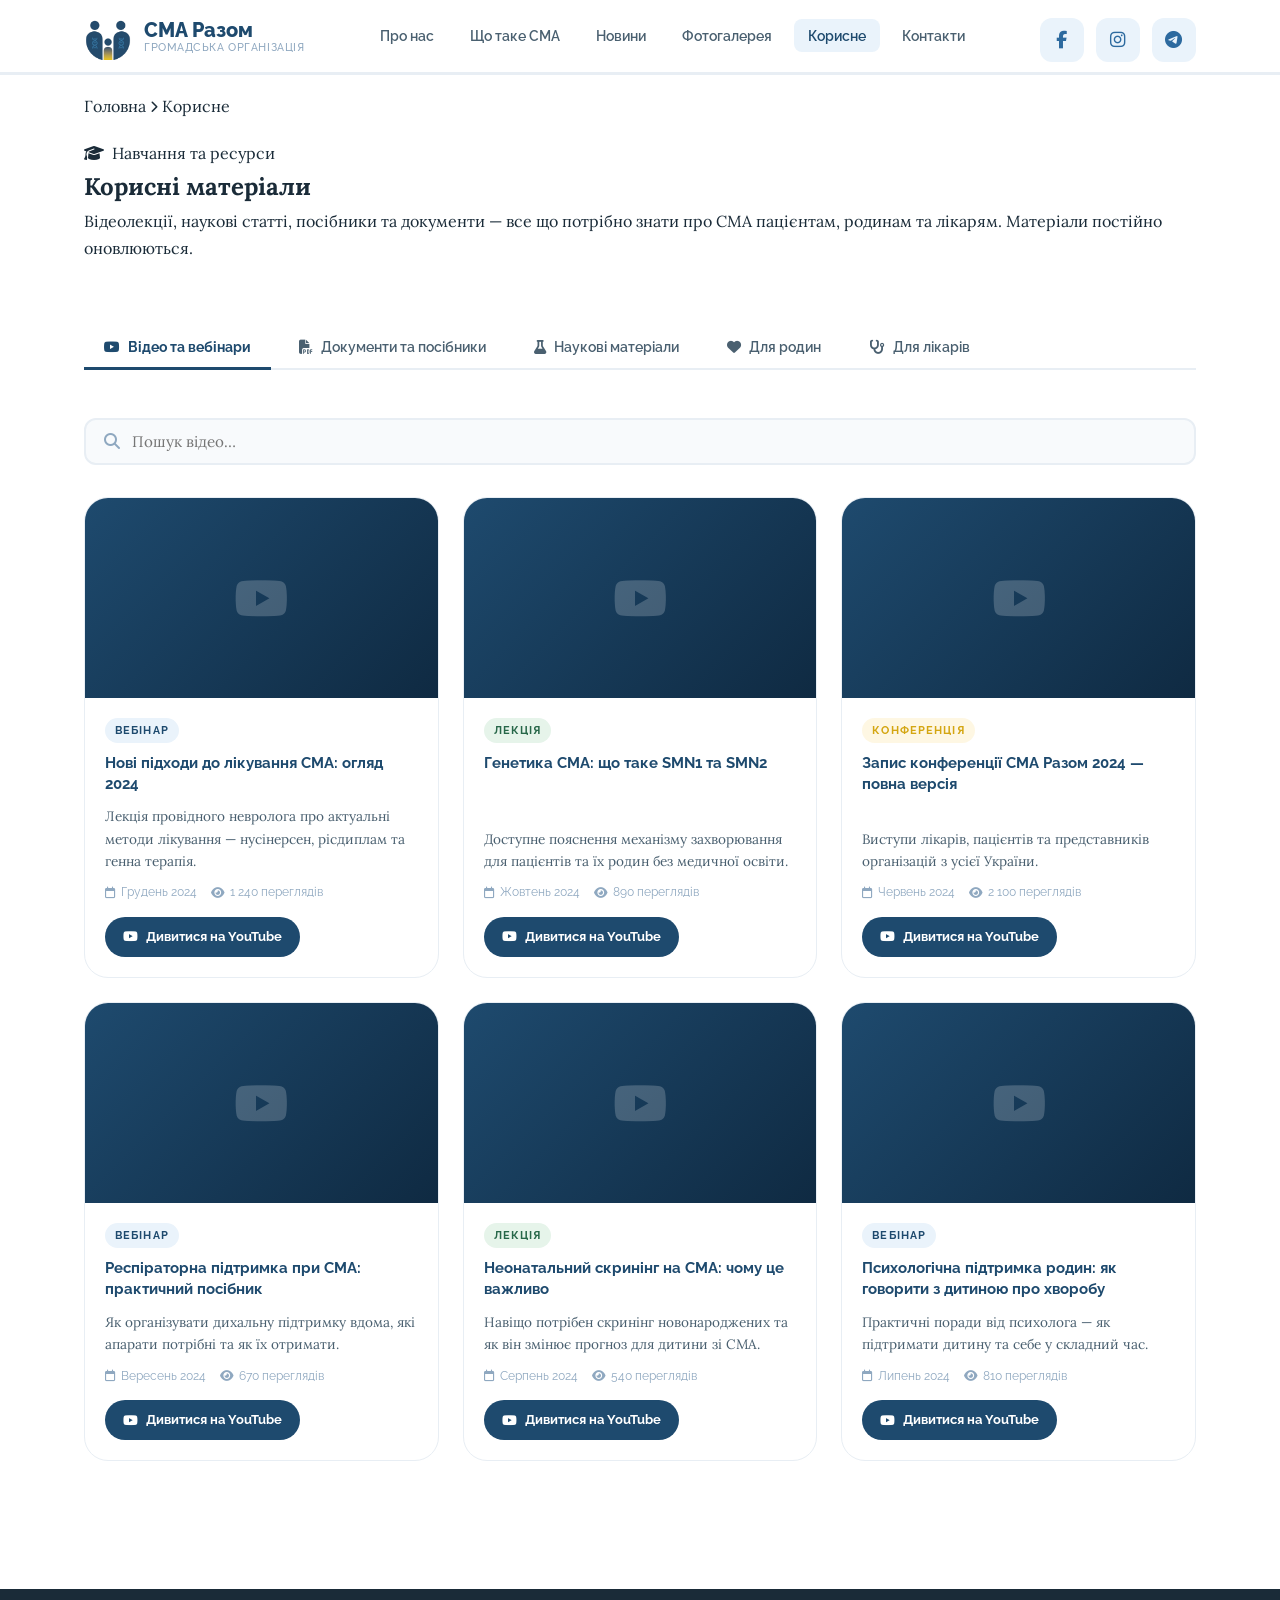
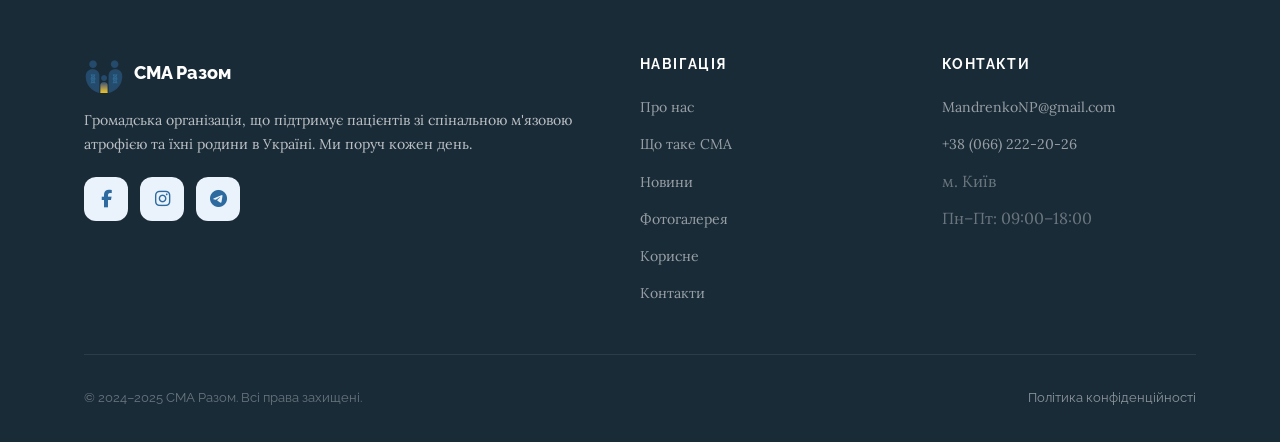
<file: useful.html>
<!DOCTYPE html>
<html lang="uk">

<head>
  <meta charset="UTF-8" />
  <link rel="icon" type="image/x-icon" href="images/favicon.ico" />
  <link rel="icon" type="image/png" sizes="32x32" href="images/favicon-32.png" />
  <link rel="icon" type="image/png" sizes="16x16" href="images/favicon-16.png" />
  <link rel="apple-touch-icon" href="images/apple-touch-icon.png" />
  <meta name="viewport" content="width=device-width, initial-scale=1.0" />
  <meta name="description"
    content="Корисні матеріали про СМА — відеолекції, наукові статті, посібники, вебінари та документи для пацієнтів і лікарів." />
  <title>Корисне — СМА Разом</title>
  <link rel="stylesheet" href="css/main.css" />
  <link rel="stylesheet" href="css/useful.css" />
  <link rel="stylesheet" href="https://cdnjs.cloudflare.com/ajax/libs/font-awesome/6.5.0/css/all.min.css" />
</head>

<body>

  <!-- HEADER -->
  <header class="header" id="header">
    <div class="container">
      <nav class="nav">
        <a href="/" class="nav-logo">
          <img src="images/logo.png" alt="СМА Разом" />
          <div class="nav-logo-text">
            СМА Разом
            <span>Громадська організація</span>
          </div>
        </a>
        <ul class="nav-links">
          <li><a href="about.html">Про нас</a></li>
          <li><a href="sma.html">Що таке СМА</a></li>
          <li><a href="news.html">Новини</a></li>
          <li><a href="gallery.html">Фотогалерея</a></li>
          <li><a href="useful.html" class="current">Корисне</a></li>
          <li><a href="contacts.html">Контакти</a></li>
        </ul>
        <div class="social-links">
          <a href="https://www.facebook.com/sma.razom" class="social-link" title="Facebook" target="_blank"><i
              class="fa-brands fa-facebook-f"></i></a>
          <a href="https://www.instagram.com/sma_razom" class="social-link" title="Instagram" target="_blank"><i
              class="fa-brands fa-instagram"></i></a>
          <a href="https://t.me/+O6cUMbP3nqY1MjBi" class="social-link" title="Telegram" target="_blank"><i
              class="fa-brands fa-telegram"></i></a>

        </div>
        <button class="nav-burger" aria-label="Меню">
          <span></span><span></span><span></span>
        </button>
      </nav>
    </div>
  </header>

  <div class="mobile-menu">
    <button class="mobile-menu-close">&times;</button>
    <div class="social-links">
      <a href="https://www.facebook.com/sma.razom" class="social-link" title="Facebook" target="_blank"><i
          class="fa-brands fa-facebook-f"></i></a>
      <a href="https://www.instagram.com/sma_razom" class="social-link" title="Instagram" target="_blank"><i
          class="fa-brands fa-instagram"></i></a>
      <a href="https://t.me/+O6cUMbP3nqY1MjBi" class="social-link" title="Telegram" target="_blank"><i
          class="fa-brands fa-telegram"></i></a>

    </div>
    <a href="about.html">Про нас</a>
    <a href="sma.html">Що таке СМА</a>
    <a href="news.html">Новини</a>
    <a href="gallery.html">Фотогалерея</a>
    <a href="useful.html">Корисне</a>
    <a href="contacts.html">Контакти</a>
  </div>

  <main>

    <!-- PAGE HERO -->
    <section class="page-hero">
      <div class="container">
        <div class="page-hero-inner">
          <div class="breadcrumb">
            <a href="index.html">Головна</a>
            <span><i class="fa-solid fa-chevron-right fa-xs"></i></span>
            <span>Корисне</span>
          </div>
          <div class="page-hero-tag">
            <i class="fa-solid fa-graduation-cap"></i>&nbsp; Навчання та ресурси
          </div>
          <h1>Корисні матеріали</h1>
          <p class="page-hero-lead">
            Відеолекції, наукові статті, посібники та документи — все що потрібно знати про СМА пацієнтам, родинам та
            лікарям. Матеріали постійно оновлюються.
          </p>
        </div>
      </div>
    </section>

    <!-- TABS NAV -->
    <section class="useful-section">
      <div class="container">

        <div class="useful-tabs" data-aos>
          <button class="useful-tab active" data-tab="video">
            <i class="fa-brands fa-youtube"></i> Відео та вебінари
          </button>
          <button class="useful-tab" data-tab="docs">
            <i class="fa-solid fa-file-pdf"></i> Документи та посібники
          </button>
          <button class="useful-tab" data-tab="science">
            <i class="fa-solid fa-flask"></i> Наукові матеріали
          </button>
          <button class="useful-tab" data-tab="parents">
            <i class="fa-solid fa-heart"></i> Для родин
          </button>
          <button class="useful-tab" data-tab="doctors">
            <i class="fa-solid fa-stethoscope"></i> Для лікарів
          </button>
        </div>

        <!-- ==========================================
             ВІДЕО ТА ВЕБІНАРИ
             ========================================== -->
        <div class="useful-content active" id="tab-video">

          <div class="useful-search" data-aos>
            <i class="fa-solid fa-magnifying-glass"></i>
            <input type="text" id="videoSearch" placeholder="Пошук відео…" />
          </div>

          <div class="useful-grid" id="videoGrid">

            <div class="video-card" data-aos>
              <a href="https://www.youtube.com/watch?v=ВІДЕО_ID_1" target="_blank" rel="noopener"
                class="video-thumb-link">
                <img src="https://img.youtube.com/vi/ВІДЕО_ID_1/hqdefault.jpg" alt="Нові підходи до лікування СМА"
                  onerror="this.parentNode.innerHTML='<div class=\'video-thumb-placeholder\'><i class=\'fa-brands fa-youtube\'></i></div>'" />
                <div class="video-play-btn"><i class="fa-solid fa-play"></i></div>
                <span class="video-duration">45:12</span>
              </a>
              <div class="video-body">
                <span class="video-cat video-cat--webinar">Вебінар</span>
                <h3 class="video-title">Нові підходи до лікування СМА: огляд 2024</h3>
                <p class="video-desc">Лекція провідного невролога про актуальні методи лікування — нусінерсен, рісдиплам
                  та генна терапія.</p>
                <div class="video-meta">
                  <span><i class="fa-regular fa-calendar"></i> Грудень 2024</span>
                  <span><i class="fa-solid fa-eye"></i> 1 240 переглядів</span>
                </div>
                <a href="https://www.youtube.com/watch?v=ВІДЕО_ID_1" target="_blank" rel="noopener"
                  class="btn btn-primary video-link">
                  <i class="fa-brands fa-youtube"></i> Дивитися на YouTube
                </a>
              </div>
            </div>

            <div class="video-card" data-aos data-aos-delay="100">
              <a href="https://www.youtube.com/watch?v=ВІДЕО_ID_2" target="_blank" rel="noopener"
                class="video-thumb-link">
                <img src="https://img.youtube.com/vi/ВІДЕО_ID_2/hqdefault.jpg" alt="Генетика СМА"
                  onerror="this.parentNode.innerHTML='<div class=\'video-thumb-placeholder\'><i class=\'fa-brands fa-youtube\'></i></div>'" />
                <div class="video-play-btn"><i class="fa-solid fa-play"></i></div>
                <span class="video-duration">28:40</span>
              </a>
              <div class="video-body">
                <span class="video-cat video-cat--lecture">Лекція</span>
                <h3 class="video-title">Генетика СМА: що таке SMN1 та SMN2</h3>
                <p class="video-desc">Доступне пояснення механізму захворювання для пацієнтів та їх родин без медичної
                  освіти.</p>
                <div class="video-meta">
                  <span><i class="fa-regular fa-calendar"></i> Жовтень 2024</span>
                  <span><i class="fa-solid fa-eye"></i> 890 переглядів</span>
                </div>
                <a href="https://www.youtube.com/watch?v=ВІДЕО_ID_2" target="_blank" rel="noopener"
                  class="btn btn-primary video-link">
                  <i class="fa-brands fa-youtube"></i> Дивитися на YouTube
                </a>
              </div>
            </div>

            <div class="video-card" data-aos data-aos-delay="200">
              <a href="https://www.youtube.com/watch?v=ВІДЕО_ID_3" target="_blank" rel="noopener"
                class="video-thumb-link">
                <img src="https://img.youtube.com/vi/ВІДЕО_ID_3/hqdefault.jpg" alt="Конференція СМА Разом 2024"
                  onerror="this.parentNode.innerHTML='<div class=\'video-thumb-placeholder\'><i class=\'fa-brands fa-youtube\'></i></div>'" />
                <div class="video-play-btn"><i class="fa-solid fa-play"></i></div>
                <span class="video-duration">1:12:05</span>
              </a>
              <div class="video-body">
                <span class="video-cat video-cat--conference">Конференція</span>
                <h3 class="video-title">Запис конференції СМА Разом 2024 — повна версія</h3>
                <p class="video-desc">Виступи лікарів, пацієнтів та представників організацій з усієї України.</p>
                <div class="video-meta">
                  <span><i class="fa-regular fa-calendar"></i> Червень 2024</span>
                  <span><i class="fa-solid fa-eye"></i> 2 100 переглядів</span>
                </div>
                <a href="https://www.youtube.com/watch?v=ВІДЕО_ID_3" target="_blank" rel="noopener"
                  class="btn btn-primary video-link">
                  <i class="fa-brands fa-youtube"></i> Дивитися на YouTube
                </a>
              </div>
            </div>

            <div class="video-card" data-aos>
              <a href="https://www.youtube.com/watch?v=ВІДЕО_ID_4" target="_blank" rel="noopener"
                class="video-thumb-link">
                <img src="https://img.youtube.com/vi/ВІДЕО_ID_4/hqdefault.jpg" alt="Респіраторна підтримка при СМА"
                  onerror="this.parentNode.innerHTML='<div class=\'video-thumb-placeholder\'><i class=\'fa-brands fa-youtube\'></i></div>'" />
                <div class="video-play-btn"><i class="fa-solid fa-play"></i></div>
                <span class="video-duration">55:30</span>
              </a>
              <div class="video-body">
                <span class="video-cat video-cat--webinar">Вебінар</span>
                <h3 class="video-title">Респіраторна підтримка при СМА: практичний посібник</h3>
                <p class="video-desc">Як організувати дихальну підтримку вдома, які апарати потрібні та як їх отримати.
                </p>
                <div class="video-meta">
                  <span><i class="fa-regular fa-calendar"></i> Вересень 2024</span>
                  <span><i class="fa-solid fa-eye"></i> 670 переглядів</span>
                </div>
                <a href="https://www.youtube.com/watch?v=ВІДЕО_ID_4" target="_blank" rel="noopener"
                  class="btn btn-primary video-link">
                  <i class="fa-brands fa-youtube"></i> Дивитися на YouTube
                </a>
              </div>
            </div>

            <div class="video-card" data-aos data-aos-delay="100">
              <a href="https://www.youtube.com/watch?v=ВІДЕО_ID_5" target="_blank" rel="noopener"
                class="video-thumb-link">
                <img src="https://img.youtube.com/vi/ВІДЕО_ID_5/hqdefault.jpg" alt="Неонатальний скринінг на СМА"
                  onerror="this.parentNode.innerHTML='<div class=\'video-thumb-placeholder\'><i class=\'fa-brands fa-youtube\'></i></div>'" />
                <div class="video-play-btn"><i class="fa-solid fa-play"></i></div>
                <span class="video-duration">38:15</span>
              </a>
              <div class="video-body">
                <span class="video-cat video-cat--lecture">Лекція</span>
                <h3 class="video-title">Неонатальний скринінг на СМА: чому це важливо</h3>
                <p class="video-desc">Навіщо потрібен скринінг новонароджених та як він змінює прогноз для дитини зі
                  СМА.</p>
                <div class="video-meta">
                  <span><i class="fa-regular fa-calendar"></i> Серпень 2024</span>
                  <span><i class="fa-solid fa-eye"></i> 540 переглядів</span>
                </div>
                <a href="https://www.youtube.com/watch?v=ВІДЕО_ID_5" target="_blank" rel="noopener"
                  class="btn btn-primary video-link">
                  <i class="fa-brands fa-youtube"></i> Дивитися на YouTube
                </a>
              </div>
            </div>

            <div class="video-card" data-aos data-aos-delay="200">
              <a href="https://www.youtube.com/watch?v=ВІДЕО_ID_6" target="_blank" rel="noopener"
                class="video-thumb-link">
                <img src="https://img.youtube.com/vi/ВІДЕО_ID_6/hqdefault.jpg" alt="Психологічна підтримка родин"
                  onerror="this.parentNode.innerHTML='<div class=\'video-thumb-placeholder\'><i class=\'fa-brands fa-youtube\'></i></div>'" />
                <div class="video-play-btn"><i class="fa-solid fa-play"></i></div>
                <span class="video-duration">22:48</span>
              </a>
              <div class="video-body">
                <span class="video-cat video-cat--webinar">Вебінар</span>
                <h3 class="video-title">Психологічна підтримка родин: як говорити з дитиною про хворобу</h3>
                <p class="video-desc">Практичні поради від психолога — як підтримати дитину та себе у складний час.</p>
                <div class="video-meta">
                  <span><i class="fa-regular fa-calendar"></i> Липень 2024</span>
                  <span><i class="fa-solid fa-eye"></i> 810 переглядів</span>
                </div>
                <a href="https://www.youtube.com/watch?v=ВІДЕО_ID_6" target="_blank" rel="noopener"
                  class="btn btn-primary video-link">
                  <i class="fa-brands fa-youtube"></i> Дивитися на YouTube
                </a>
              </div>
            </div>

          </div><!-- /videoGrid -->

          <div class="useful-no-results" id="videoNoResults" style="display:none;">
            <i class="fa-regular fa-face-sad-tear fa-2x"></i>
            <p>Нічого не знайдено. Спробуйте інший запит.</p>
          </div>

          <!--
          
          <div class="useful-more" data-aos>
            <a href="https://www.youtube.com/@smarazom" target="_blank" class="btn btn-outline">
              <i class="fa-brands fa-youtube"></i> Всі відео на YouTube-каналі
            </a>
          </div>
        -->
        </div>

        <!-- ==========================================
             ДОКУМЕНТИ ТА ПОСІБНИКИ
             ========================================== -->
        <div class="useful-content" id="tab-docs">
          <div class="docs-grid">

            <a href="#" class="doc-card" data-aos>
              <div class="doc-icon doc-icon--pdf"><i class="fa-solid fa-file-pdf"></i></div>
              <div class="doc-body">
                <span class="doc-tag">Посібник</span>
                <h3>Путівник для батьків: перші кроки після діагнозу СМА</h3>
                <p>Покрокова інструкція — що робити, куди звертатися, які документи оформити.</p>
                <div class="doc-meta">
                  <span><i class="fa-solid fa-file"></i> PDF · 2.4 МБ</span>
                  <span><i class="fa-regular fa-calendar"></i> 2024</span>
                </div>
              </div>
              <div class="doc-download"><i class="fa-solid fa-download"></i></div>
            </a>

            <a href="#" class="doc-card" data-aos>
              <div class="doc-icon doc-icon--pdf"><i class="fa-solid fa-file-pdf"></i></div>
              <div class="doc-body">
                <span class="doc-tag">Інструкція</span>
                <h3>Як отримати препарат за державною програмою: покрокова інструкція</h3>
                <p>Перелік документів, строки, можливі відмови та як їх оскаржити.</p>
                <div class="doc-meta">
                  <span><i class="fa-solid fa-file"></i> PDF · 1.1 МБ</span>
                  <span><i class="fa-regular fa-calendar"></i> 2025</span>
                </div>
              </div>
              <div class="doc-download"><i class="fa-solid fa-download"></i></div>
            </a>

            <a href="#" class="doc-card" data-aos>
              <div class="doc-icon doc-icon--word"><i class="fa-solid fa-file-word"></i></div>
              <div class="doc-body">
                <span class="doc-tag">Шаблон</span>
                <h3>Зразок заяви на отримання технічних засобів реабілітації</h3>
                <p>Готовий шаблон заяви, який можна заповнити та подати до соціальних служб.</p>
                <div class="doc-meta">
                  <span><i class="fa-solid fa-file"></i> DOCX · 45 КБ</span>
                  <span><i class="fa-regular fa-calendar"></i> 2024</span>
                </div>
              </div>
              <div class="doc-download"><i class="fa-solid fa-download"></i></div>
            </a>

            <a href="#" class="doc-card" data-aos>
              <div class="doc-icon doc-icon--pdf"><i class="fa-solid fa-file-pdf"></i></div>
              <div class="doc-body">
                <span class="doc-tag">Довідник</span>
                <h3>Права пацієнтів зі СМА в Україні: юридичний довідник</h3>
                <p>Законодавча база, права на лікування, освіту та соціальний захист.</p>
                <div class="doc-meta">
                  <span><i class="fa-solid fa-file"></i> PDF · 3.8 МБ</span>
                  <span><i class="fa-regular fa-calendar"></i> 2024</span>
                </div>
              </div>
              <div class="doc-download"><i class="fa-solid fa-download"></i></div>
            </a>

            <a href="#" class="doc-card" data-aos>
              <div class="doc-icon doc-icon--pdf"><i class="fa-solid fa-file-pdf"></i></div>
              <div class="doc-body">
                <span class="doc-tag">Звіт</span>
                <h3>Фінансовий звіт організації СМА Разом 2024</h3>
                <p>Детальний звіт про надходження та використання коштів за 2024 рік.</p>
                <div class="doc-meta">
                  <span><i class="fa-solid fa-file"></i> PDF · 890 КБ</span>
                  <span><i class="fa-regular fa-calendar"></i> 2025</span>
                </div>
              </div>
              <div class="doc-download"><i class="fa-solid fa-download"></i></div>
            </a>

            <a href="#" class="doc-card" data-aos>
              <div class="doc-icon doc-icon--word"><i class="fa-solid fa-file-word"></i></div>
              <div class="doc-body">
                <span class="doc-tag">Шаблон</span>
                <h3>Шаблон звернення до НСЗУ щодо забезпечення лікуванням</h3>
                <p>Зразок офіційного листа до Національної служби здоров'я України.</p>
                <div class="doc-meta">
                  <span><i class="fa-solid fa-file"></i> DOCX · 38 КБ</span>
                  <span><i class="fa-regular fa-calendar"></i> 2025</span>
                </div>
              </div>
              <div class="doc-download"><i class="fa-solid fa-download"></i></div>
            </a>

          </div>
        </div>

        <!-- ==========================================
             НАУКОВІ МАТЕРІАЛИ
             ========================================== -->
        <div class="useful-content" id="tab-science">
          <div class="science-intro" data-aos>
            <i class="fa-solid fa-circle-info"></i>
            Наукові статті подані у адаптованому вигляді. Для перегляду оригінальних публікацій перейдіть за посиланням
            на PubMed або журнал.
          </div>
          <div class="science-list">

            <div class="science-card" data-aos>
              <div class="science-card-left">
                <div class="science-tag">Генна терапія</div>
                <div class="science-year">2024</div>
              </div>
              <div class="science-card-body">
                <h3>Довгострокова ефективність онасемногену абепарвовека при СМА типу 1</h3>
                <p class="science-authors">New England Journal of Medicine · 2024</p>
                <p class="science-abstract">Дослідження підтверджує збереження рухових функцій у 91% пацієнтів через 5
                  років після одноразового введення генної терапії Zolgensma.</p>
                <a href="https://pubmed.ncbi.nlm.nih.gov/" target="_blank" class="science-link">
                  Читати на PubMed <i class="fa-solid fa-arrow-up-right-from-square fa-xs"></i>
                </a>
              </div>
            </div>

            <div class="science-card" data-aos>
              <div class="science-card-left">
                <div class="science-tag">Рісдиплам</div>
                <div class="science-year">2024</div>
              </div>
              <div class="science-card-body">
                <h3>SUNFISH дослідження: ефективність рісдиплам при СМА типів 2 та 3</h3>
                <p class="science-authors">Lancet Neurology · 2024</p>
                <p class="science-abstract">48-місячні дані підтверджують стабільний або покращений руховий розвиток у
                  76% пацієнтів на тлі терапії рісдиплам.</p>
                <a href="https://pubmed.ncbi.nlm.nih.gov/" target="_blank" class="science-link">
                  Читати на PubMed <i class="fa-solid fa-arrow-up-right-from-square fa-xs"></i>
                </a>
              </div>
            </div>

            <div class="science-card" data-aos>
              <div class="science-card-left">
                <div class="science-tag">Скринінг</div>
                <div class="science-year">2023</div>
              </div>
              <div class="science-card-body">
                <h3>Неонатальний скринінг на СМА: результати пілотної програми в Центральній Європі</h3>
                <p class="science-authors">European Journal of Paediatric Neurology · 2023</p>
                <p class="science-abstract">З 14 000 новонароджених виявлено 3 випадки СМА (1:4667). Всі діти розпочали
                  лікування до появи симптомів та досягли нормального рухового розвитку.</p>
                <a href="https://pubmed.ncbi.nlm.nih.gov/" target="_blank" class="science-link">
                  Читати на PubMed <i class="fa-solid fa-arrow-up-right-from-square fa-xs"></i>
                </a>
              </div>
            </div>

            <div class="science-card" data-aos>
              <div class="science-card-left">
                <div class="science-tag">Реабілітація</div>
                <div class="science-year">2023</div>
              </div>
              <div class="science-card-body">
                <h3>Фізична реабілітація при СМА на тлі медикаментозного лікування: систематичний огляд</h3>
                <p class="science-authors">Journal of Neuromuscular Diseases · 2023</p>
                <p class="science-abstract">Комбінація фармакотерапії та реабілітації дає значно кращі результати
                  порівняно з монотерапією — особливо для пацієнтів типів 2 та 3.</p>
                <a href="https://pubmed.ncbi.nlm.nih.gov/" target="_blank" class="science-link">
                  Читати на PubMed <i class="fa-solid fa-arrow-up-right-from-square fa-xs"></i>
                </a>
              </div>
            </div>

          </div>
        </div>

        <!-- ==========================================
             ДЛЯ РОДИН
             ========================================== -->
        <div class="useful-content" id="tab-parents">
          <div class="parents-grid">

            <div class="resource-card" data-aos data-aos-delay="100">
              <div class="resource-icon">📋</div>
              <h3>Чек-лист після діагнозу</h3>
              <p>Що потрібно зробити в перші тижні: документи, лікарі, організації, куди звернутися за допомогою.</p>
              <a href="#" class="resource-link">Завантажити PDF <i class="fa-solid fa-download fa-xs"></i></a>
            </div>

            <div class="resource-card" data-aos data-aos-delay="200">
              <div class="resource-icon">💊</div>
              <h3>Препарати від СМА: порівняння</h3>
              <p>Порівняння трьох схвалених препаратів — спосіб введення, вік, доступність в Україні.</p>
              <a href="sma.html#treatment" class="resource-link">Читати <i
                  class="fa-solid fa-arrow-right fa-xs"></i></a>
            </div>

            <div class="resource-card" data-aos>
              <div class="resource-icon">🧠</div>
              <h3>Психологічна підтримка</h3>
              <p>Де знайти безкоштовну психологічну допомогу для батьків та дітей зі СМА в Україні.</p>
              <a href="contacts.html" class="resource-link">Дізнатися <i class="fa-solid fa-arrow-right fa-xs"></i></a>
            </div>

            <div class="resource-card" data-aos data-aos-delay="100">
              <div class="resource-icon">🏫</div>
              <h3>Освіта та інклюзія</h3>
              <p>Права дітей зі СМА на освіту, інклюзивні школи та як добитися комфортного навчання.</p>
              <a href="#" class="resource-link">Завантажити PDF <i class="fa-solid fa-download fa-xs"></i></a>
            </div>

            <div class="resource-card" data-aos data-aos-delay="200">
              <div class="resource-icon">💬</div>
              <h3>Наша спільнота у Telegram</h3>
              <p>Приєднуйтесь до групи підтримки — родини, які проходять той же шлях, завжди готові допомогти.</p>
              <a href="https://t.me/smarazom" target="_blank" class="resource-link">Приєднатися <i
                  class="fa-solid fa-arrow-right fa-xs"></i></a>
            </div>

            <div class="resource-card" data-aos>
              <div class="resource-icon">🌍</div>
              <h3>Міжнародні ресурси</h3>
              <p>Провідні світові організації — SMA Europe, Cure SMA, SMA Foundation — та їхні матеріали.</p>
              <a href="#" class="resource-link">Перейти <i class="fa-solid fa-arrow-right fa-xs"></i></a>
            </div>

            <div class="resource-card" data-aos data-aos-delay="100">
              <div class="resource-icon">⚖️</div>
              <h3>Юридична допомога</h3>
              <p>Безкоштовна юридична консультація для родин зі СМА — оформлення інвалідності, оскарження відмов.</p>
              <a href="contacts.html" class="resource-link">Звернутися <i class="fa-solid fa-arrow-right fa-xs"></i></a>
            </div>

          </div>
        </div>

        <!-- ==========================================
             ДЛЯ ЛІКАРІВ
             ========================================== -->
        <div class="useful-content" id="tab-doctors">
          <div class="doctors-intro" data-aos>
            <div class="doctors-intro-icon"><i class="fa-solid fa-stethoscope"></i></div>
            <div>
              <h3>Матеріали для медичних фахівців</h3>
              <p>Клінічні настанови, освітні програми та ресурси для неврологів, педіатрів та реабілітологів, які
                працюють з пацієнтами зі СМА.</p>
            </div>
          </div>
          <div class="docs-grid">

            <a href="#" class="doc-card" data-aos>
              <div class="doc-icon doc-icon--pdf"><i class="fa-solid fa-file-pdf"></i></div>
              <div class="doc-body">
                <span class="doc-tag">Настанова</span>
                <h3>Клінічна настанова з діагностики та лікування СМА (Україна, 2024)</h3>
                <p>Офіційний документ МОЗ України щодо стандартів надання медичної допомоги пацієнтам зі СМА.</p>
                <div class="doc-meta">
                  <span><i class="fa-solid fa-file"></i> PDF · 5.2 МБ</span>
                  <span><i class="fa-regular fa-calendar"></i> 2024</span>
                </div>
              </div>
              <div class="doc-download"><i class="fa-solid fa-download"></i></div>
            </a>

            <a href="#" class="doc-card" data-aos>
              <div class="doc-icon doc-icon--pdf"><i class="fa-solid fa-file-pdf"></i></div>
              <div class="doc-body">
                <span class="doc-tag">Протокол</span>
                <h3>Протокол введення нусінерсену: технічні вимоги та безпека</h3>
                <p>Технічний посібник для неврологів та анестезіологів щодо інтратекального введення препарату.</p>
                <div class="doc-meta">
                  <span><i class="fa-solid fa-file"></i> PDF · 1.8 МБ</span>
                  <span><i class="fa-regular fa-calendar"></i> 2023</span>
                </div>
              </div>
              <div class="doc-download"><i class="fa-solid fa-download"></i></div>
            </a>

            <a href="#" class="doc-card" data-aos>
              <div class="doc-icon doc-icon--pdf"><i class="fa-solid fa-file-pdf"></i></div>
              <div class="doc-body">
                <span class="doc-tag">Шкала</span>
                <h3>Шкали оцінювання рухових функцій при СМА: HFMSE, RULM, CHOP-INTEND</h3>
                <p>Інструкції щодо застосування стандартизованих шкал оцінки у клінічній практиці.</p>
                <div class="doc-meta">
                  <span><i class="fa-solid fa-file"></i> PDF · 2.1 МБ</span>
                  <span><i class="fa-regular fa-calendar"></i> 2024</span>
                </div>
              </div>
              <div class="doc-download"><i class="fa-solid fa-download"></i></div>
            </a>

            <a href="#" class="doc-card" data-aos>
              <div class="doc-icon doc-icon--pdf"><i class="fa-solid fa-file-pdf"></i></div>
              <div class="doc-body">
                <span class="doc-tag">Освіта</span>
                <h3>Онлайн-курс: «СМА від А до Я» для лікарів первинної ланки</h3>
                <p>Безкоштовна CME-програма для підвищення кваліфікації з питань діагностики та ведення пацієнтів зі
                  СМА.</p>
                <div class="doc-meta">
                  <span><i class="fa-solid fa-clock"></i> 6 годин</span>
                  <span><i class="fa-solid fa-certificate"></i> CME-кредити</span>
                </div>
              </div>
              <div class="doc-download"><i class="fa-solid fa-arrow-up-right-from-square"></i></div>
            </a>

          </div>
        </div>

      </div>
    </section>
  </main>

  <!-- FOOTER -->
  <footer class="footer">
    <div class="container">
      <div class="footer-top">
        <div class="footer-brand">
          <div class="footer-logo">
            <img src="images/logo.png" alt="СМА Разом" />
            <div class="footer-logo-name">СМА Разом</div>
          </div>
          <p class="footer-desc">Громадська організація, що підтримує пацієнтів зі спінальною м'язовою атрофією та їхні
            родини в Україні. Ми поруч кожен день.</p>
          <div class="social-links">
            <a href="https://www.facebook.com/sma.razom" class="social-link" title="Facebook" target="_blank"><i
                class="fa-brands fa-facebook-f"></i></a>
            <a href="https://www.instagram.com/sma_razom" class="social-link" title="Instagram" target="_blank"><i
                class="fa-brands fa-instagram"></i></a>
            <a href="https://t.me/+O6cUMbP3nqY1MjBi" class="social-link" title="Telegram" target="_blank"><i
                class="fa-brands fa-telegram"></i></a>

          </div>
        </div>
        <div>
          <div class="footer-col-title">Навігація</div>
          <ul class="footer-links">
            <li><a href="about.html">Про нас</a></li>
            <li><a href="sma.html">Що таке СМА</a></li>
            <li><a href="news.html">Новини</a></li>
            <li><a href="gallery.html">Фотогалерея</a></li>
            <li><a href="useful.html">Корисне</a></li>
            <li><a href="contacts.html">Контакти</a></li>
          </ul>
        </div>
        <div>
          <div class="footer-col-title">Контакти</div>
          <ul class="footer-links">
            <li><a href="mailto:MandrenkoNP@gmail.com">MandrenkoNP@gmail.com</a></li>
            <li><a href="tel:+380662222026">+38 (066) 222-20-26</a></li>
            <li style="color:rgba(255,255,255,0.35)">м. Київ</li>
            <li style="color:rgba(255,255,255,0.35)">Пн–Пт: 09:00–18:00</li>
          </ul>
        </div>
      </div>
      <div class="footer-bottom">
        <span>© 2024–2025 СМА Разом. Всі права захищені.</span>
        <div style="display:flex;gap:20px">
          <a href="privacy.html">Політика конфіденційності</a>
        </div>
      </div>
    </div>
  </footer>

  <button class="scroll-top" aria-label="Вгору"><i class="fa-solid fa-arrow-up"></i></button>
  <script src="js/main.js"></script>
  <script src="js/useful.js"></script>
</body>

</html>
</file>
<file: css/main.css>
/* ==========================================
   СМА Разом — Головна сторінка
   style.css
   ========================================== */

/* === FONTS === */
@import url('https://fonts.googleapis.com/css2?family=Raleway:wght@400;500;600;700;800&family=Lora:ital,wght@0,400;0,600;1,400&display=swap');

/* === CSS VARIABLES === */
:root {
  --blue-dark:   #1E4A6E;
  --blue-mid:    #2D6A9F;
  --blue-light:  #5B9BC8;
  --blue-pale:   #EAF3FB;
  --gold:        #F5C842;
  --gold-dark:   #D4A612;
  --white:       #FFFFFF;
  --off-white:   #F8FAFC;
  --gray-light:  #E8EEF4;
  --gray-mid:    #8FA8C0;
  --gray-text:   #4A6070;
  --dark:        #1A2B38;

  --font-head:   'Raleway', sans-serif;
  --font-body:   'Lora', serif;

  --radius:      12px;
  --radius-lg:   24px;
  --shadow:      0 4px 24px rgba(30, 74, 110, 0.10);
  --shadow-md:   0 8px 40px rgba(30, 74, 110, 0.15);
  --transition:  0.3s ease;
}

/* === RESET === */
*, *::before, *::after { box-sizing: border-box; margin: 0; padding: 0; }
html { scroll-behavior: smooth; font-size: 16px; }
body {
  font-family: var(--font-body);
  color: var(--dark);
  background: var(--white);
  line-height: 1.7;
  overflow-x: hidden;
}
img { max-width: 100%; display: block; }
a { text-decoration: none; color: inherit; }
ul { list-style: none; }

/* === UTILITY === */
.container {
  max-width: 1160px;
  margin: 0 auto;
  padding: 0 24px;
}
.section-tag {
  display: inline-block;
  font-family: var(--font-head);
  font-size: 11px;
  font-weight: 700;
  letter-spacing: 0.15em;
  text-transform: uppercase;
  color: var(--blue-mid);
  background: var(--blue-pale);
  padding: 6px 14px;
  border-radius: 100px;
  margin-bottom: 16px;
}
.section-title {
  font-family: var(--font-head);
  font-size: clamp(1.8rem, 3.5vw, 2.6rem);
  font-weight: 800;
  color: var(--blue-dark);
  line-height: 1.2;
  margin-bottom: 16px;
}
.section-lead {
  font-size: 1.05rem;
  color: var(--gray-text);
  max-width: 560px;
  line-height: 1.8;
}
.btn {
  display: inline-flex;
  align-items: center;
  gap: 8px;
  font-family: var(--font-head);
  font-weight: 700;
  font-size: 0.95rem;
  padding: 14px 28px;
  border-radius: 100px;
  border: none;
  cursor: pointer;
  transition: var(--transition);
  text-decoration: none;
}
.btn-primary {
  background: var(--blue-dark);
  color: var(--white);
}
.btn-primary:hover { background: var(--blue-mid); transform: translateY(-2px); box-shadow: var(--shadow-md); }
.btn-gold {
  background: var(--gold);
  color: var(--blue-dark);
}
.btn-gold:hover { background: var(--gold-dark); transform: translateY(-2px); box-shadow: 0 8px 30px rgba(245,200,66,0.4); }
.btn-outline {
  background: transparent;
  color: var(--blue-dark);
  border: 2px solid var(--blue-dark);
}
.btn-outline:hover { background: var(--blue-dark); color: var(--white); transform: translateY(-2px); }

/* ==========================================
   HEADER / NAV
   ========================================== */
.header {
  position: sticky;
  top: 0;
  z-index: 100;
  background: rgba(255,255,255,0.95);
  backdrop-filter: blur(12px);
  border-bottom: 1px solid var(--gray-light);
  transition: box-shadow var(--transition);
}
.header.scrolled { box-shadow: var(--shadow); }
.nav {
  display: flex;
  align-items: center;
  justify-content: space-between;
  height: 72px;
}
.nav-logo {
  display: flex;
  align-items: center;
  gap: 12px;
}
.nav-logo img {
  width: 48px;
  height: 48px;
  object-fit: contain;
}
.nav-logo-text {
  font-family: var(--font-head);
  font-weight: 800;
  font-size: 1.25rem;
  color: var(--blue-dark);
  line-height: 1.1;
}
.nav-logo-text span {
  display: block;
  font-size: 0.7rem;
  font-weight: 500;
  color: var(--gray-mid);
  letter-spacing: 0.05em;
  text-transform: uppercase;
}
.nav-links {
  display: flex;
  align-items: center;
  gap: 8px;
}
.nav-links a {
  font-family: var(--font-head);
  font-weight: 600;
  font-size: 0.9rem;
  color: var(--gray-text);
  padding: 8px 14px;
  border-radius: 8px;
  transition: var(--transition);
}
.nav-links a:hover,
.nav-links a.current { color: var(--blue-dark); background: var(--blue-pale); }
.nav-cta { margin-left: 8px; padding: 10px 22px !important; font-size: 0.88rem !important; }
.nav-burger {
  display: none;
  flex-direction: column;
  gap: 5px;
  cursor: pointer;
  padding: 8px;
}
.nav-burger span {
  display: block;
  width: 24px;
  height: 2px;
  background: var(--blue-dark);
  border-radius: 2px;
  transition: var(--transition);
}

/* Mobile nav */
.mobile-menu {
  display: none;
  position: fixed;
  inset: 0;
  background: var(--white);
  z-index: 200;
  flex-direction: column;
  align-items: center;
  justify-content: center;
  gap: 24px;
}
.mobile-menu.open { display: flex; }
.mobile-menu a {
  font-family: var(--font-head);
  font-weight: 700;
  font-size: 1.4rem;
  color: var(--blue-dark);
}
.mobile-menu-close {
  position: absolute;
  top: 24px;
  right: 24px;
  font-size: 3rem;
  cursor: pointer;
  color: var(--blue-dark);
  background: none;
  border: none;
}

/* ==========================================
   HERO
   ========================================== */
.hero {
  background: linear-gradient(135deg, var(--blue-dark) 0%, #1a3d5c 50%, #0f2a42 100%);
  color: var(--white);
  padding: 100px 0 80px;
  position: relative;
  overflow: hidden;
}
.hero::before {
  content: '';
  position: absolute;
  top: -80px; right: -80px;
  width: 480px; height: 480px;
  background: radial-gradient(circle, rgba(245,200,66,0.12) 0%, transparent 70%);
  border-radius: 50%;
}
.hero::after {
  content: '';
  position: absolute;
  bottom: -120px; left: -60px;
  width: 400px; height: 400px;
  background: radial-gradient(circle, rgba(91,155,200,0.15) 0%, transparent 70%);
  border-radius: 50%;
}
.hero-inner {
  display: grid;
  grid-template-columns: 1fr 1fr;
  gap: 60px;
  align-items: center;
  position: relative;
  z-index: 1;
}
.hero-tag {
  display: inline-block;
  font-family: var(--font-head);
  font-size: 11px;
  font-weight: 700;
  letter-spacing: 0.15em;
  text-transform: uppercase;
  color: var(--gold);
  background: rgba(245,200,66,0.12);
  border: 1px solid rgba(245,200,66,0.3);
  padding: 6px 14px;
  border-radius: 100px;
  margin-bottom: 24px;
}
.hero h1 {
  font-family: var(--font-head);
  font-size: clamp(2.2rem, 4.5vw, 3.4rem);
  font-weight: 800;
  line-height: 1.15;
  margin-bottom: 20px;
}
.hero h1 em {
  font-style: normal;
  color: var(--gold);
}
.hero-lead {
  font-size: 1.08rem;
  color: rgba(255,255,255,0.8);
  line-height: 1.8;
  margin-bottom: 36px;
  max-width: 480px;
}
.hero-actions { display: flex; gap: 14px; flex-wrap: wrap; }
.hero-stats {
  display: flex;
  gap: 32px;
  margin-top: 48px;
  padding-top: 32px;
  border-top: 1px solid rgba(255,255,255,0.1);
}
.hero-stat-num {
  font-family: var(--font-head);
  font-size: 2rem;
  font-weight: 800;
  color: var(--gold);
  line-height: 1;
}
.hero-stat-label {
  font-size: 0.82rem;
  color: rgba(255,255,255,0.6);
  margin-top: 4px;
}
.hero-visual {
  display: flex;
  justify-content: center;
  align-items: center;
}
.hero-logo-wrap {
  width: 280px;
  height: 280px;
  background: rgba(255,255,255,0.06);
  border: 1px solid rgba(255,255,255,0.1);
  border-radius: 50%;
  display: flex;
  align-items: center;
  justify-content: center;
  animation: float 6s ease-in-out infinite;
}
.hero-logo-wrap img {
  width: 200px;
  height: 200px;
  object-fit: contain;
}
@keyframes float {
  0%, 100% { transform: translateY(0); }
  50% { transform: translateY(-16px); }
}

/* ==========================================
   ABOUT
   ========================================== */
.about { padding: 100px 0; background: var(--white); }
.about-inner {
  display: grid;
  grid-template-columns: 1fr 1fr;
  gap: 80px;
  align-items: center;
}
.about-img-wrap {
  position: relative;
}
.about-img-main {
  border-radius: var(--radius-lg);
  overflow: hidden;
  background: var(--blue-pale);
  display: flex;
  align-items: center;
  justify-content: center;
}
.about-img-placeholder {
  width: 100%;
  height: 100%;
  background: linear-gradient(135deg, var(--blue-pale), #d0e8f5);
  border-radius: var(--radius-lg);
  display: flex;
  flex-direction: column;
  align-items: center;
  justify-content: center;
  gap: 12px;
  color: var(--blue-mid);
  font-family: var(--font-head);
  font-size: 0.85rem;
  font-weight: 600;
}
.about-img-placeholder img {
  object-fit: cover;
}
.about-img-placeholder svg { opacity: 0.4; }
.about-badge {
  position: absolute;
  bottom: -20px;
  right: -20px;
  background: var(--gold);
  color: var(--blue-dark);
  font-family: var(--font-head);
  font-weight: 800;
  padding: 20px 24px;
  border-radius: var(--radius);
  box-shadow: var(--shadow-md);
  text-align: center;
}
.about-badge-num { font-size: 2rem; line-height: 1; }
.about-badge-text { font-size: 0.75rem; margin-top: 4px; }
.about-values {
  display: grid;
  grid-template-columns: 1fr 1fr;
  gap: 16px;
  margin-top: 32px;
}
.about-value {
  background: var(--off-white);
  border-radius: var(--radius);
  padding: 20px;
  border-left: 3px solid var(--blue-mid);
}
.about-value-icon { font-size: 1.5rem; margin-bottom: 8px; }
.about-value-title {
  font-family: var(--font-head);
  font-weight: 700;
  font-size: 0.9rem;
  color: var(--blue-dark);
  margin-bottom: 4px;
}
.about-value-text { font-size: 0.83rem; color: var(--gray-text); line-height: 1.6; }

/* ==========================================
   WHAT IS SMA
   ========================================== */
.sma { padding: 100px 0; background: var(--off-white); }
.sma-header { text-align: center; margin-bottom: 64px; }
.sma-header .section-lead { margin: 0 auto; }
.sma-grid {
  display: grid;
  grid-template-columns: repeat(3, 1fr);
  gap: 24px;
  margin-bottom: 56px;
}
.sma-card {
  background: var(--white);
  border-radius: var(--radius-lg);
  padding: 36px 28px;
  box-shadow: var(--shadow);
  transition: var(--transition);
  position: relative;
  overflow: hidden;
}
.sma-card::before {
  content: '';
  position: absolute;
  top: 0; left: 0; right: 0;
  height: 4px;
  background: linear-gradient(90deg, var(--blue-mid), var(--blue-light));
}
.sma-card:hover { transform: translateY(-6px); box-shadow: var(--shadow-md); }
.sma-card-icon {
  width: 56px;
  height: 56px;
  background: var(--blue-pale);
  border-radius: 14px;
  display: flex;
  align-items: center;
  justify-content: center;
  font-size: 1.6rem;
  margin-bottom: 20px;
}
.sma-card-title {
  font-family: var(--font-head);
  font-weight: 700;
  font-size: 1.05rem;
  color: var(--blue-dark);
  margin-bottom: 10px;
}
.sma-card-text { font-size: 0.9rem; color: var(--gray-text); line-height: 1.7; }
.sma-types {
  background: var(--white);
  border-radius: var(--radius-lg);
  padding: 48px;
  box-shadow: var(--shadow);
}
.sma-types-title {
  font-family: var(--font-head);
  font-weight: 800;
  font-size: 1.3rem;
  color: var(--blue-dark);
  margin-bottom: 32px;
  text-align: center;
}
.sma-types-grid {
  display: grid;
  grid-template-columns: repeat(5, 1fr);
  gap: 20px;
}
.sma-type {
  text-align: center;
  padding: 24px 16px;
  border-radius: var(--radius);
  background: var(--off-white);
  border: 2px solid transparent;
  transition: var(--transition);
}
.sma-type:hover { border-color: var(--blue-light); background: var(--blue-pale); }
.sma-type-num {
  font-family: var(--font-head);
  font-size: 1.8rem;
  font-weight: 800;
  color: var(--blue-mid);
}
.sma-type-name {
  font-family: var(--font-head);
  font-weight: 700;
  font-size: 0.88rem;
  color: var(--blue-dark);
  margin: 6px 0;
}
.sma-type-desc { font-size: 0.78rem; color: var(--gray-text); line-height: 1.5; }

/* ==========================================
   NEWS
   ========================================== */
.news { padding: 100px 0; background: var(--white); }
.news-header {
  display: flex;
  align-items: flex-end;
  justify-content: space-between;
  margin-bottom: 48px;
  flex-wrap: wrap;
  gap: 16px;
}
.news-grid {
  display: grid;
  grid-template-columns: 2fr 1fr 1fr;
  gap: 24px;
}
.news-card {
  background: var(--white);
  border-radius: var(--radius-lg);
  overflow: hidden;
  border: 1px solid var(--gray-light);
  transition: var(--transition);
}
.news-card:hover { box-shadow: var(--shadow-md); transform: translateY(-4px); }
.news-card-img {
  background: linear-gradient(135deg, var(--blue-pale), #c5dff0);
  height: 200px;
  display: flex;
  align-items: center;
  justify-content: center;
  color: var(--blue-mid);
  font-size: 2.5rem;
}
.news-card.featured .news-card-img { height: 280px; }
.news-card-body { padding: 24px; }
.news-card-cat {
  font-family: var(--font-head);
  font-size: 10px;
  font-weight: 700;
  letter-spacing: 0.12em;
  text-transform: uppercase;
  color: var(--blue-mid);
  margin-bottom: 10px;
}
.news-card-title {
  font-family: var(--font-head);
  font-weight: 700;
  font-size: 1rem;
  color: var(--blue-dark);
  line-height: 1.4;
  margin-bottom: 10px;
}
.news-card.featured .news-card-title { font-size: 1.3rem; }
.news-card-text {
  font-size: 0.87rem;
  color: var(--gray-text);
  line-height: 1.6;
  margin-bottom: 16px;
  display: -webkit-box;
  -webkit-line-clamp: 3;
  -webkit-box-orient: vertical;
  overflow: hidden;
}
.news-card-meta {
  display: flex;
  align-items: center;
  justify-content: space-between;
  font-family: var(--font-head);
  font-size: 0.78rem;
  color: var(--gray-mid);
}
.news-card-link {
  color: var(--blue-mid);
  font-weight: 600;
  display: flex;
  align-items: center;
  gap: 4px;
  transition: var(--transition);
}
.news-card-link:hover { color: var(--blue-dark); gap: 8px; }

/* ==========================================
   GALLERY
   ========================================== */
.gallery { padding: 100px 0; background: var(--off-white); }
.gallery-header { text-align: center; margin-bottom: 48px; }
.gallery-grid {
  display: grid;
  grid-template-columns: repeat(4, 1fr);
  grid-template-rows: 300px 300px;
  gap: 16px;
}
.gallery-item {
  border-radius: var(--radius);
  overflow: hidden;
  background: linear-gradient(135deg, var(--blue-pale), #c5dff0);
  display: flex;
  align-items: center;
  justify-content: center;
  color: var(--blue-mid);
  font-size: 2rem;
  cursor: pointer;
  transition: var(--transition);
  position: relative;
}
.gallery-item:hover .gallery-overlay { opacity: 1; }
.gallery-item:nth-child(1) { grid-column: span 2; }
.gallery-item:nth-child(4) { grid-column: span 2; }
.gallery-item img {
  width: 100%; height: 100%;
  object-fit: cover;
  transition: transform 0.4s ease;
}
.gallery-item:hover img { transform: scale(1.05); }
.gallery-overlay {
  position: absolute;
  inset: 0;
  background: rgba(30,74,110,0.5);
  display: flex;
  align-items: center;
  justify-content: center;
  opacity: 0;
  transition: var(--transition);
  color: white;
  font-size: 2rem;
}
.gallery-item-placeholder {
  width: 100%;
  height: 100%;
  display: flex;
  flex-direction: column;
  align-items: center;
  justify-content: center;
  gap: 8px;
  color: var(--blue-mid);
  font-family: var(--font-head);
  font-size: 0.75rem;
  font-weight: 600;
  text-align: center;
  padding: 16px;
}

/* ==========================================
   DONATE
   ========================================== */
.donate {
  padding: 100px 0;
  background: linear-gradient(135deg, var(--blue-dark), #0f2a42);
  color: var(--white);
  position: relative;
  overflow: hidden;
}
.donate::before {
  content: '';
  position: absolute;
  top: -100px; right: -100px;
  width: 500px; height: 500px;
  background: radial-gradient(circle, rgba(245,200,66,0.08) 0%, transparent 60%);
  border-radius: 50%;
}
.donate-inner {
  display: grid;
  grid-template-columns: 1fr 1fr;
  gap: 80px;
  align-items: center;
  position: relative;
  z-index: 1;
}
.donate h2 {
  font-family: var(--font-head);
  font-size: clamp(1.8rem, 3vw, 2.6rem);
  font-weight: 800;
  line-height: 1.2;
  margin-bottom: 16px;
}
.donate h2 em { font-style: normal; color: var(--gold); }
.donate-lead {
  color: rgba(255,255,255,0.75);
  font-size: 1rem;
  line-height: 1.8;
  margin-bottom: 36px;
}
.donate-ways {
  display: flex;
  flex-direction: column;
  gap: 16px;
}
.donate-way {
  background: rgba(255,255,255,0.06);
  border: 1px solid rgba(255,255,255,0.1);
  border-radius: var(--radius);
  padding: 20px 24px;
  display: flex;
  align-items: center;
  gap: 16px;
  transition: var(--transition);
}
.donate-way:hover { background: rgba(255,255,255,0.1); }
.donate-way-icon {
  width: 48px;
  height: 48px;
  background: rgba(245,200,66,0.15);
  border-radius: 12px;
  display: flex;
  align-items: center;
  justify-content: center;
  font-size: 1.4rem;
  flex-shrink: 0;
}
.donate-way-title {
  font-family: var(--font-head);
  font-weight: 700;
  font-size: 0.95rem;
  color: var(--white);
  margin-bottom: 4px;
}
.donate-way-text {
  font-size: 0.83rem;
  color: rgba(255,255,255,0.55);
  line-height: 1.5;
}
.donate-actions { display: flex; gap: 14px; flex-wrap: wrap; }

/* ==========================================
   CONTACT
   ========================================== */
.contact { padding: 100px 0; background: var(--white); }
.contact-inner {
  display: grid;
  grid-template-columns: 1fr 1fr;
  gap: 80px;
  align-items: start;
}
.contact-info { display: flex; flex-direction: column; gap: 24px; }
.contact-item {
  display: flex;
  align-items: flex-start;
  gap: 16px;
}
.contact-icon {
  width: 48px;
  height: 48px;
  background: var(--blue-pale);
  border-radius: 12px;
  display: flex;
  align-items: center;
  justify-content: center;
  font-size: 1.2rem;
  flex-shrink: 0;
}
.contact-label {
  font-family: var(--font-head);
  font-weight: 700;
  font-size: 0.85rem;
  color: var(--gray-mid);
  text-transform: uppercase;
  letter-spacing: 0.08em;
  margin-bottom: 4px;
}
.contact-val {
  font-family: var(--font-head);
  font-weight: 600;
  color: var(--blue-dark);
  font-size: 0.98rem;
}
.social-links {
  display: flex;
  gap: 12px;
  margin-top: 8px;
}
.social-link {
  width: 44px;
  height: 44px;
  background: var(--blue-pale);
  border-radius: 12px;
  display: flex;
  align-items: center;
  justify-content: center;
  color: var(--blue-mid);
  font-size: 1.1rem;
  transition: var(--transition);
}
.social-link span {
  font-size: 0;
}
.social-link:hover { background: var(--blue-dark); color: var(--white); transform: translateY(-2px); }
.contact-form {
  background: var(--off-white);
  border-radius: var(--radius-lg);
  padding: 40px;
}
.contact-form h3 {
  font-family: var(--font-head);
  font-weight: 800;
  font-size: 1.3rem;
  color: var(--blue-dark);
  margin-bottom: 24px;
}
.form-group { margin-bottom: 20px; }
.form-group label {
  display: block;
  font-family: var(--font-head);
  font-weight: 600;
  font-size: 0.85rem;
  color: var(--blue-dark);
  margin-bottom: 8px;
}
.form-group input,
.form-group textarea,
.form-group select {
  width: 100%;
  padding: 12px 16px;
  border: 2px solid var(--gray-light);
  border-radius: var(--radius);
  font-family: var(--font-body);
  font-size: 0.95rem;
  color: var(--dark);
  background: var(--white);
  transition: var(--transition);
  outline: none;
}
.form-group input:focus,
.form-group textarea:focus,
.form-group select:focus { border-color: var(--blue-mid); }
.form-group textarea { height: 120px; resize: vertical; }
.form-submit { width: 100%; justify-content: center; font-size: 1rem !important; padding: 16px !important; }

/* ==========================================
   FOOTER
   ========================================== */
.footer {
  background: var(--dark);
  color: rgba(255,255,255,0.7);
  padding: 64px 0 32px;
}
.footer-top {
  display: grid;
  grid-template-columns: 2fr 1fr 1fr;
  gap: 48px;
  padding-bottom: 48px;
  border-bottom: 1px solid rgba(255,255,255,0.08);
  margin-bottom: 32px;
}
.footer-brand { }
.footer-logo {
  display: flex;
  align-items: center;
  gap: 10px;
  margin-bottom: 16px;
}
.footer-logo img { width: 40px; height: 40px; object-fit: contain; }
.footer-logo-name {
  font-family: var(--font-head);
  font-weight: 800;
  font-size: 1.1rem;
  color: var(--white);
}
.footer-desc {
  font-size: 0.88rem;
  line-height: 1.7;
  margin-bottom: 20px;
}
.footer-col-title {
  font-family: var(--font-head);
  font-weight: 700;
  font-size: 0.88rem;
  color: var(--white);
  text-transform: uppercase;
  letter-spacing: 0.1em;
  margin-bottom: 16px;
}
.footer-links { display: flex; flex-direction: column; gap: 10px; }
.footer-links a {
  font-size: 0.88rem;
  color: rgba(255,255,255,0.55);
  transition: var(--transition);
}
.footer-links a:hover { color: var(--gold); }
.footer-bottom {
  display: flex;
  align-items: center;
  justify-content: space-between;
  flex-wrap: wrap;
  gap: 12px;
  font-family: var(--font-head);
  font-size: 0.82rem;
  color: rgba(255,255,255,0.35);
}
.footer-bottom a { color: rgba(255,255,255,0.5); transition: var(--transition); }
.footer-bottom a:hover { color: var(--gold); }

/* ==========================================
   SCROLL TO TOP
   ========================================== */
.scroll-top {
  position: fixed;
  bottom: 32px;
  right: 32px;
  width: 48px;
  height: 48px;
  background: var(--blue-dark);
  color: var(--white);
  border: none;
  border-radius: 50%;
  cursor: pointer;
  font-size: 1.2rem;
  display: flex;
  align-items: center;
  justify-content: center;
  box-shadow: var(--shadow-md);
  opacity: 0;
  transform: translateY(16px);
  transition: var(--transition);
  z-index: 50;
}
.scroll-top.visible { opacity: 1; transform: translateY(0); }
.scroll-top:hover { background: var(--blue-mid); transform: translateY(-2px); }

/* ==========================================
   ANIMATIONS
   ========================================== */
[data-aos] {
  opacity: 0;
  transform: translateY(24px);
  transition: opacity 0.6s ease, transform 0.6s ease;
}
[data-aos].aos-animate {
  opacity: 1;
  transform: translateY(0);
}
[data-aos][data-aos-delay="100"] { transition-delay: 0.1s; }
[data-aos][data-aos-delay="200"] { transition-delay: 0.2s; }
[data-aos][data-aos-delay="300"] { transition-delay: 0.3s; }
[data-aos][data-aos-delay="400"] { transition-delay: 0.4s; }

/* ==========================================
   RESPONSIVE
   ========================================== */
@media (max-width: 1024px) {
  .nav-links {
    flex-wrap: wrap;
  }
  .about-intro {
    padding-top: 20px;
  }
  .about-inner { grid-template-columns: 1fr; gap: 48px; }
  .sma-types-grid { grid-template-columns: auto; gap: 16px; }
  .news-grid { grid-template-columns: 1fr 1fr; }
  .news-card:nth-child(3) { display: none; }
  .gallery-grid { grid-template-columns: 1fr 1fr; grid-template-rows: auto; }
  .gallery-item:nth-child(1), .gallery-item:nth-child(4) { grid-column: span 1; }
  .donate-inner { grid-template-columns: 1fr; gap: 48px; }
  .contact-inner { grid-template-columns: 1fr; gap: 48px; }
}
@media (max-width: 768px) {
  .header .social-links {
    display: none;
  }
  .hero-inner { grid-template-columns: 1fr; gap: 40px; }
  .hero-lead {
    max-width: 100%;
  }
  .btn {
    display: flex;
    justify-content: center;
  }
  .hero-visual { display: none; }
  .nav-links, .nav-cta { display: none; }
  .nav-burger { display: flex;background: none;border: none; }
  .sma-grid { grid-template-columns: 1fr; }
  .sma-types { padding: 28px; }
  .news-grid { grid-template-columns: 1fr; }
  .gallery-grid { grid-template-columns: 1fr 1fr; }
  .about-values { grid-template-columns: 1fr; }
  .about-badge { right: 0; bottom: -16px; }
  .footer-top { grid-template-columns: 1fr; gap: 32px; }
  .contact-form { padding: 24px; }
  .hero { padding: 70px 0 60px; }
  .donate, .about, .sma, .news, .gallery, .contact { padding: 70px 0; }
}
@media (max-width: 480px) {
  .hero h1 { font-size: 2rem; }
  .hero-stats { flex-direction: column; gap: 16px; }
  .gallery-grid { grid-template-columns: 1fr; }
  .sma-types-grid { grid-template-columns: 1fr; }
  .hero-actions { flex-direction: column; }
}
/* ==========================================
   about.css — Сторінка "Про нас"
   ========================================== */

.breadcrumb {
  padding: 20px 0;
}

.section-center { text-align: center; margin-bottom: 56px; }

/* ==========================================
   INTRO
   ========================================== */
.about-intro {
  padding: 88px 0;
  background: var(--white);
}
.about-intro-grid {
  display: grid;
  grid-template-columns: 1fr 1fr;
  gap: 80px;
  align-items: center;
}
.about-intro-text p {
  font-size: 0.98rem;
  color: var(--gray-text);
  line-height: 1.88;
  margin-bottom: 18px;
}
.about-intro-text p:last-child { margin-bottom: 0; }

.about-intro-visual { display: flex; flex-direction: column; gap: 24px; }

.about-intro-img {
  border-radius: var(--radius-lg);
  overflow: hidden;
  height: 380px;
  background: var(--blue-pale);
}
.about-intro-img img { width: 100%; height: 100%; object-fit: cover; }
.img-placeholder {
  width: 100%; height: 100%;
  display: flex; flex-direction: column;
  align-items: center; justify-content: center;
  gap: 12px;
  color: var(--blue-mid);
  font-family: var(--font-head);
  font-size: 0.82rem; font-weight: 600;
}

.about-stats-card {
  background: var(--blue-dark);
  border-radius: var(--radius-lg);
  padding: 28px 32px;
  display: flex;
  align-items: center;
  justify-content: space-around;
  gap: 16px;
}
.about-stat { text-align: center; }
.about-stat-num {
  font-family: var(--font-head);
  font-size: 2.2rem;
  font-weight: 800;
  color: var(--gold);
  line-height: 1;
}
.about-stat-label {
  font-family: var(--font-head);
  font-size: 0.78rem;
  color: rgba(255,255,255,0.6);
  margin-top: 6px;
}
.about-stat-divider {
  width: 1px;
  height: 48px;
  background: rgba(255,255,255,0.12);
  flex-shrink: 0;
}

/* ==========================================
   МІСІЯ / БАЧЕННЯ / ЦІННОСТІ
   ========================================== */
.mission-section {
  padding: 88px 0;
  background: var(--off-white);
}
.mission-grid {
  display: grid;
  grid-template-columns: repeat(3, 1fr);
  gap: 24px;
}
.mission-card {
  background: var(--white);
  border-radius: var(--radius-lg);
  padding: 40px 32px;
  box-shadow: var(--shadow);
  position: relative;
  overflow: hidden;
  transition: var(--transition);
}
.mission-card:hover { transform: translateY(-5px); box-shadow: var(--shadow-md); }
.mission-card.mission-main {
  background: var(--blue-dark);
  color: var(--white);
}
.mission-card.mission-main h3 { color: var(--white); }
.mission-card.mission-main p { color: rgba(255,255,255,0.8); }

.mission-icon {
  width: 60px; height: 60px;
  background: rgba(255,255,255,0.15);
  border-radius: 16px;
  display: flex; align-items: center; justify-content: center;
  font-size: 1.5rem;
  color: var(--gold);
  margin-bottom: 24px;
}
.mission-icon--light {
  background: var(--blue-pale);
  color: var(--blue-mid);
}
.mission-icon--gold {
  background: rgba(245,200,66,0.12);
  color: var(--gold-dark);
}
.mission-card h3 {
  font-family: var(--font-head);
  font-weight: 800;
  font-size: 1.25rem;
  color: var(--blue-dark);
  margin-bottom: 16px;
}
.mission-card p {
  font-size: 0.95rem;
  color: var(--gray-text);
  line-height: 1.8;
}
.mission-values-list {
  list-style: none;
  display: flex;
  flex-direction: column;
  gap: 12px;
}
.mission-values-list li {
  display: flex;
  align-items: center;
  gap: 10px;
  font-family: var(--font-head);
  font-weight: 600;
  font-size: 0.92rem;
  color: var(--blue-dark);
}
.mission-values-list li i {
  width: 20px; height: 20px;
  background: var(--blue-pale);
  border-radius: 50%;
  display: flex; align-items: center; justify-content: center;
  font-size: 0.6rem;
  color: var(--blue-mid);
  flex-shrink: 0;
}

/* ==========================================
   ЩО МИ РОБИМО
   ========================================== */
.what-we-do {
  padding: 88px 0;
  background: var(--white);
}
.directions-grid {
  display: grid;
  grid-template-columns: repeat(3, 1fr);
  gap: 28px;
  margin-top: 56px;
}
.direction-card {
  background: var(--off-white);
  border-radius: var(--radius-lg);
  padding: 36px 28px;
  border: 1px solid var(--gray-light);
  transition: var(--transition);
  position: relative;
  overflow: hidden;
}
.direction-card::after {
  content: '';
  position: absolute;
  top: 0; left: 0; right: 0;
  height: 3px;
  background: linear-gradient(90deg, var(--blue-mid), var(--blue-light));
  transform: scaleX(0);
  transform-origin: left;
  transition: transform 0.4s ease;
}
.direction-card:hover { box-shadow: var(--shadow-md); border-color: transparent; transform: translateY(-4px); }
.direction-card:hover::after { transform: scaleX(1); }

.direction-num {
  font-family: var(--font-head);
  font-size: 0.75rem;
  font-weight: 800;
  letter-spacing: 0.1em;
  color: var(--gray-mid);
  margin-bottom: 16px;
}
.direction-icon {
  width: 52px; height: 52px;
  background: var(--blue-pale);
  border-radius: 14px;
  display: flex; align-items: center; justify-content: center;
  font-size: 1.4rem;
  color: var(--blue-mid);
  margin-bottom: 20px;
  transition: var(--transition);
}
.direction-card:hover .direction-icon {
  background: var(--blue-dark);
  color: var(--white);
}
.direction-card h3 {
  font-family: var(--font-head);
  font-weight: 800;
  font-size: 1rem;
  color: var(--blue-dark);
  margin-bottom: 12px;
  line-height: 1.3;
}
.direction-card p {
  font-size: 0.88rem;
  color: var(--gray-text);
  line-height: 1.75;
}

/* ==========================================
   ТАЙМЛАЙН
   ========================================== */
.achievements {
  padding: 88px 0;
  background: var(--off-white);
}
.timeline {
  position: relative;
  max-width: 760px;
  margin: 56px auto 0;
  padding-left: 48px;
}
.timeline::before {
  content: '';
  position: absolute;
  left: 16px; top: 0; bottom: 0;
  width: 2px;
  background: linear-gradient(to bottom, var(--blue-mid), var(--blue-light), var(--gold));
  border-radius: 2px;
}
.timeline-item {
  position: relative;
  padding: 0 0 48px 32px;
}
.timeline-item:last-child { padding-bottom: 0; }
.timeline-dot {
  position: absolute;
  left: -40px;
  top: 4px;
  width: 16px; height: 16px;
  background: var(--white);
  border: 3px solid var(--blue-mid);
  border-radius: 50%;
  transition: var(--transition);
  z-index: 1;
}
.timeline-item:hover .timeline-dot {
  background: var(--blue-mid);
  transform: scale(1.2);
}
.timeline-year {
  font-family: var(--font-head);
  font-weight: 800;
  font-size: 0.78rem;
  letter-spacing: 0.1em;
  color: var(--blue-mid);
  text-transform: uppercase;
  margin-bottom: 8px;
}
.timeline-content {
  background: var(--white);
  border-radius: var(--radius);
  padding: 24px 28px;
  border: 1px solid var(--gray-light);
  box-shadow: var(--shadow);
  transition: var(--transition);
}
.timeline-item:hover .timeline-content { box-shadow: var(--shadow-md); border-color: var(--blue-light); }
.timeline-content h4 {
  font-family: var(--font-head);
  font-weight: 800;
  font-size: 1rem;
  color: var(--blue-dark);
  margin-bottom: 8px;
}
.timeline-content p {
  font-size: 0.9rem;
  color: var(--gray-text);
  line-height: 1.7;
}

/* ==========================================
   КОМАНДА
   ========================================== */
.team-section {
  padding: 88px 0;
  background: var(--white);
}
.team-grid {
  display: grid;
  grid-template-columns: repeat(3, 1fr);
  gap: 28px;
  margin-top: 56px;
}
.team-card {
  background: var(--white);
  border-radius: var(--radius-lg);
  overflow: hidden;
  border: 1px solid var(--gray-light);
  transition: var(--transition);
}
.team-card:hover { box-shadow: var(--shadow-md); transform: translateY(-4px); }
.team-card-photo {
  height: 200px;
  background: linear-gradient(135deg, var(--blue-pale), #c5dff0);
  display: flex; align-items: center; justify-content: center;
  font-size: 3.5rem;
  overflow: hidden;
}
.team-card-photo img { width: 100%; height: 100%; object-fit: cover; }
.team-card-photo--join {
  background: var(--blue-pale);
  color: var(--blue-mid);
  font-size: 2rem;
}
.team-card-body { padding: 24px; }
.team-card-name {
  font-family: var(--font-head);
  font-weight: 800;
  font-size: 1.05rem;
  color: var(--blue-dark);
  margin-bottom: 4px;
}
.team-card-role {
  font-family: var(--font-head);
  font-size: 0.75rem;
  font-weight: 700;
  color: var(--blue-mid);
  text-transform: uppercase;
  letter-spacing: 0.1em;
  margin-bottom: 12px;
}
.team-card-bio {
  font-size: 0.87rem;
  color: var(--gray-text);
  line-height: 1.65;
}
.btn-sm { font-size: 0.82rem !important; padding: 8px 18px !important; margin-top: 16px; }

/* ==========================================
   ПАРТНЕРИ
   ========================================== */
.partners-section {
  padding: 88px 0;
  background: var(--off-white);
}
.partners-grid {
  display: grid;
  grid-template-columns: repeat(4, 1fr);
  gap: 16px;
  margin-top: 48px;
  margin-bottom: 32px;
}
.partner-logo {
  background: var(--white);
  border-radius: var(--radius);
  padding: 28px 16px;
  display: flex; align-items: center; justify-content: center;
  border: 1px solid var(--gray-light);
  transition: var(--transition);
  font-family: var(--font-head);
  font-weight: 700;
  font-size: 0.85rem;
  color: var(--gray-mid);
  text-align: center;
  min-height: 88px;
  cursor: default;
}
/* Якщо є логотип: .partner-logo img { max-height: 48px; object-fit: contain; } */
.partner-logo:hover {
  border-color: var(--blue-light);
  background: var(--blue-pale);
  color: var(--blue-dark);
  transform: translateY(-2px);
  box-shadow: var(--shadow);
}
.partners-note {
  text-align: center;
  font-family: var(--font-head);
  font-size: 0.92rem;
  color: var(--gray-text);
}
.partners-note a {
  color: var(--blue-mid);
  font-weight: 700;
  text-decoration: underline;
  text-decoration-color: transparent;
  transition: var(--transition);
}
.partners-note a:hover { text-decoration-color: var(--blue-mid); }

/* ==========================================
   CTA
   ========================================== */
.about-cta {
  padding: 88px 0;
  background: linear-gradient(135deg, var(--blue-dark) 0%, #0f2a42 100%);
  position: relative;
  overflow: hidden;
}
.about-cta::before {
  content: '';
  position: absolute;
  top: -80px; right: -80px;
  width: 420px; height: 420px;
  background: radial-gradient(circle, rgba(245,200,66,0.10) 0%, transparent 70%);
  border-radius: 50%;
}
.about-cta-inner {
  display: flex;
  align-items: center;
  justify-content: space-between;
  gap: 40px;
  flex-wrap: wrap;
  position: relative;
  z-index: 1;
}
.about-cta-inner h2 {
  font-family: var(--font-head);
  font-size: clamp(1.8rem, 3vw, 2.4rem);
  font-weight: 800;
  color: var(--white);
  line-height: 1.2;
  margin-bottom: 10px;
}
.about-cta-inner h2 em { font-style: normal; color: var(--gold); }
.about-cta-inner p {
  color: rgba(255,255,255,0.7);
  font-size: 1rem;
  line-height: 1.7;
}
.about-cta-actions { display: flex; gap: 14px; flex-wrap: wrap; flex-shrink: 0; }
.btn-white { background: var(--white); color: var(--blue-dark); }
.btn-white:hover { background: var(--off-white); transform: translateY(-2px); box-shadow: var(--shadow-md); }

/* ==========================================
   RESPONSIVE
   ========================================== */
@media (max-width: 1024px) {
  .about-intro-grid { grid-template-columns: 1fr; gap: 48px; }
  .mission-grid { grid-template-columns: 1fr; max-width: 560px; margin: 0 auto; }
  .directions-grid { grid-template-columns: 1fr 1fr; }
  .team-grid { grid-template-columns: 1fr 1fr; }
  .partners-grid { grid-template-columns: repeat(3, 1fr); }
}
@media (max-width: 768px) {
  .about-intro, .mission-section, .what-we-do,
  .achievements, .team-section, .partners-section, .about-cta { padding: 60px 0; }
  .directions-grid { grid-template-columns: 1fr; }
  .team-grid { grid-template-columns: 1fr 1fr; }
  .partners-grid { grid-template-columns: 1fr 1fr; }
  .about-cta-inner { flex-direction: column; text-align: center; }
  .about-cta-actions { justify-content: center; }
  .timeline { padding-left: 32px; }
}
@media (max-width: 480px) {
  .team-grid { grid-template-columns: 1fr; }
  .partners-grid { grid-template-columns: 1fr 1fr; }
  .about-stats-card { flex-direction: column; gap: 20px; }
  .about-stat-divider { width: 48px; height: 1px; }
  .about-cta-actions { flex-direction: column; width: 100%; }
  .about-cta-actions .btn { justify-content: center; }
}
/* ==========================================
   news.css — Сторінка новин
   ========================================== */

/* ==========================================
   FEATURED CARD
   ========================================== */
.news-featured {
  padding: 64px 0 0;
  background: var(--white);
}
.featured-card {
  display: grid;
  grid-template-columns: 1fr 1fr;
  border-radius: var(--radius-lg);
  overflow: hidden;
  border: 1px solid var(--gray-light);
  box-shadow: var(--shadow);
  transition: var(--transition);
  color: inherit;
}
.featured-card:hover {
  box-shadow: var(--shadow-md);
  transform: translateY(-4px);
}
.featured-card-img {
  background: linear-gradient(135deg, var(--blue-pale), #c5dff0);
  min-height: 340px;
  display: flex;
  align-items: center;
  justify-content: center;
  overflow: hidden;
  position: relative;
}
.featured-card-img img {
  width: 100%; height: 100%;
  object-fit: cover;
  transition: transform 0.5s ease;
}
.featured-card:hover .featured-card-img img { transform: scale(1.04); }
.featured-img-placeholder {
  color: var(--blue-mid);
  opacity: 0.5;
}
.featured-card-body {
  padding: 44px 40px;
  display: flex;
  flex-direction: column;
  justify-content: center;
  gap: 16px;
}
.featured-card-meta {
  display: flex;
  align-items: center;
  gap: 16px;
  flex-wrap: wrap;
}
.featured-card-title {
  font-family: var(--font-head);
  font-weight: 800;
  font-size: clamp(1.2rem, 2vw, 1.6rem);
  color: var(--blue-dark);
  line-height: 1.3;
}
.featured-card-text {
  font-size: 0.95rem;
  color: var(--gray-text);
  line-height: 1.8;
}
.featured-card-link {
  display: inline-flex;
  align-items: center;
  gap: 8px;
  font-family: var(--font-head);
  font-weight: 700;
  font-size: 0.9rem;
  color: var(--blue-mid);
  transition: var(--transition);
}
.featured-card:hover .featured-card-link { gap: 12px; color: var(--blue-dark); }

/* Category badges */
.news-cat {
  display: inline-block;
  font-family: var(--font-head);
  font-size: 10px;
  font-weight: 700;
  letter-spacing: 0.1em;
  text-transform: uppercase;
  padding: 4px 12px;
  border-radius: 100px;
}
.news-date, .news-read-time {
  font-family: var(--font-head);
  font-size: 0.8rem;
  color: var(--gray-mid);
  display: flex;
  align-items: center;
  gap: 5px;
}
.news-cat--important { background: #fde8e8; color: #c53030; }
.news-cat--medical   { background: #e6f4ea; color: #276749; }
.news-cat--event     { background: #fef3cd; color: #b7791f; }
.news-cat--advocacy  { background: var(--blue-pale); color: var(--blue-dark); }
.news-cat--family    { background: #f3e8fd; color: #6b46c1; }
.news-cat--news      { background: var(--gray-light); color: var(--gray-text); }

/* ==========================================
   MAIN LAYOUT
   ========================================== */
.news-main {
  padding: 56px 0 88px;
  background: var(--white);
}
.news-layout {
  display: flex;
  justify-content: space-between;
  align-items: start;
}

/* ==========================================
   FILTERS
   ========================================== */
.news-filters {
  display: flex;
  gap: 8px;
  flex-wrap: wrap;
  margin-bottom: 36px;
}
.filter-btn {
  font-family: var(--font-head);
  font-weight: 600;
  font-size: 0.85rem;
  padding: 8px 18px;
  border-radius: 100px;
  border: 2px solid var(--gray-light);
  background: var(--white);
  color: var(--gray-text);
  cursor: pointer;
  transition: var(--transition);
}
.filter-btn.active,
.filter-btn:hover {
  border-color: var(--blue-mid);
  background: var(--blue-pale);
  color: var(--blue-dark);
}

/* ==========================================
   NEWS GRID
   ========================================== */
.news-grid-list {
  display: grid;
  grid-template-columns: 1fr 1fr 1fr;
  gap: 28px;
  margin-bottom: 48px;
}
.news-item {
  background: var(--white);
  border-radius: var(--radius-lg);
  overflow: hidden;
  border: 1px solid var(--gray-light);
  transition: var(--transition);
  display: flex;
  flex-direction: column;
}
.news-item:hover {
  box-shadow: var(--shadow-md);
  transform: translateY(-4px);
  border-color: transparent;
}
.news-item-img {
  display: block;
  height: 200px;
  background: linear-gradient(135deg, var(--blue-pale), #c5dff0);
  position: relative;
  overflow: hidden;
  text-decoration: none;
}
.news-item-img img {
  width: 100%; height: 100%;
  object-fit: cover;
  transition: transform 0.4s ease;
}
.news-item:hover .news-item-img img { transform: scale(1.05); }
.news-item-img-placeholder {
  position: absolute;
  inset: 0;
  display: flex;
  align-items: center;
  justify-content: center;
  font-size: 3rem;
}
.news-item-cat {
  position: absolute;
  padding:5px;
  border-radius: 5px;
  top: 14px;
  left: 14px;
  z-index: 1;
}
.news-item-body {
  padding: 22px 24px;
  display: flex;
  flex-direction: column;
  gap: 10px;
  flex: 1;
}
.news-item-meta {
  display: flex;
  gap: 14px;
  font-family: var(--font-head);
  font-size: 0.78rem;
  color: var(--gray-mid);
}
.news-item-meta span {
  display: flex;
  align-items: center;
  gap: 5px;
}
.news-item-title {
  font-family: var(--font-head);
  font-weight: 700;
  font-size: 0.97rem;
  line-height: 1.4;
  flex: 1;
}
.news-item-title a {
  color: var(--blue-dark);
  transition: var(--transition);
}
.news-item-title a:hover { color: var(--blue-mid); }
.news-item-excerpt {
  font-size: 0.85rem;
  color: var(--gray-text);
  line-height: 1.65;
  display: -webkit-box;
  -webkit-line-clamp: 2;
  -webkit-box-orient: vertical;
  overflow: hidden;
}
.news-item-link {
  display: inline-flex;
  align-items: center;
  gap: 5px;
  font-family: var(--font-head);
  font-weight: 700;
  font-size: 0.82rem;
  color: var(--blue-mid);
  margin-top: 4px;
  transition: var(--transition);
}
.news-item-link:hover { color: var(--blue-dark); gap: 9px; }

/* Hidden items (filter) */
.news-item.hidden {
  display: none;
}

/* No results */
.news-no-results {
  text-align: center;
  padding: 60px 20px;
  color: var(--gray-mid);
  display: flex;
  flex-direction: column;
  align-items: center;
  gap: 14px;
  grid-column: 1 / -1;
}
.news-no-results p {
  font-family: var(--font-head);
  font-weight: 600;
  font-size: 0.95rem;
}

/* ==========================================
   PAGINATION
   ========================================== */
.pagination {
  display: flex;
  align-items: center;
  justify-content: center;
  gap: 8px;
  margin-top: 8px;
}
.page-num, .page-btn {
  width: 40px; height: 40px;
  border-radius: 10px;
  display: flex; align-items: center; justify-content: center;
  font-family: var(--font-head);
  font-weight: 700;
  font-size: 0.9rem;
  color: var(--gray-text);
  border: 2px solid var(--gray-light);
  background: var(--white);
  cursor: pointer;
  transition: var(--transition);
}
.page-num.active,
.page-num:hover { background: var(--blue-dark); color: var(--white); border-color: var(--blue-dark); }
.page-btn:hover:not(:disabled) { background: var(--blue-pale); color: var(--blue-dark); border-color: var(--blue-light); }
.page-btn:disabled { opacity: 0.35; cursor: default; }
.page-dots {
  font-family: var(--font-head);
  font-weight: 700;
  color: var(--gray-mid);
  padding: 0 4px;
}

/* ==========================================
   SIDEBAR
   ========================================== */
.news-sidebar {
  display: flex;
  flex-direction: column;
  gap: 24px;
  position: sticky;
  top: 88px;
}
.sidebar-widget {
  background: var(--off-white);
  border-radius: var(--radius-lg);
  padding: 24px;
  border: 1px solid var(--gray-light);
}
.sidebar-widget-title {
  font-family: var(--font-head);
  font-weight: 800;
  font-size: 0.95rem;
  color: var(--blue-dark);
  margin-bottom: 16px;
  padding-bottom: 12px;
  border-bottom: 2px solid var(--gray-light);
}

/* Search */
.sidebar-search {
  display: flex;
  border: 2px solid var(--gray-light);
  border-radius: var(--radius);
  overflow: hidden;
  background: var(--white);
  transition: var(--transition);
}
.sidebar-search:focus-within { border-color: var(--blue-mid); }
.sidebar-search input {
  flex: 1;
  padding: 10px 14px;
  border: none;
  outline: none;
  font-family: var(--font-body);
  font-size: 0.9rem;
  color: var(--dark);
  background: transparent;
}
.sidebar-search button {
  padding: 10px 16px;
  background: var(--blue-dark);
  color: var(--white);
  border: none;
  cursor: pointer;
  font-size: 0.9rem;
  transition: var(--transition);
}
.sidebar-search button:hover { background: var(--blue-mid); }

/* Popular posts */
.sidebar-posts { display: flex; flex-direction: column; }
.sidebar-post {
  display: flex;
  gap: 12px;
  align-items: flex-start;
  padding: 12px 0;
  border-bottom: 1px solid var(--gray-light);
  transition: var(--transition);
  color: inherit;
}
.sidebar-post:last-child { border-bottom: none; padding-bottom: 0; }
.sidebar-post:hover .sidebar-post-title { color: var(--blue-mid); }
.sidebar-post-img {
  width: 56px; height: 56px;
  border-radius: 10px;
  background: linear-gradient(135deg, var(--blue-pale), #c5dff0);
  flex-shrink: 0;
  display: flex; align-items: center; justify-content: center;
  font-size: 1.4rem;
  overflow: hidden;
}
.sidebar-post-img img { width: 100%; height: 100%; object-fit: cover; }
.sidebar-post-title {
  font-family: var(--font-head);
  font-weight: 700;
  font-size: 0.82rem;
  color: var(--blue-dark);
  line-height: 1.4;
  margin-bottom: 4px;
  transition: var(--transition);
}
.sidebar-post-date {
  font-family: var(--font-head);
  font-size: 0.72rem;
  color: var(--gray-mid);
}

/* Tags */
.sidebar-tags {
  display: flex;
  flex-wrap: wrap;
  gap: 8px;
}
.sidebar-tag {
  font-family: var(--font-head);
  font-weight: 600;
  font-size: 0.78rem;
  padding: 6px 12px;
  background: var(--white);
  border: 1px solid var(--gray-light);
  border-radius: 100px;
  color: var(--gray-text);
  transition: var(--transition);
  cursor: pointer;
}
.sidebar-tag:hover {
  background: var(--blue-pale);
  color: var(--blue-dark);
  border-color: var(--blue-light);
}

/* Donate */
.sidebar-donate {
  background: linear-gradient(135deg, var(--blue-dark), #0f2a42);
  border-radius: var(--radius-lg);
  padding: 28px 24px;
  text-align: center;
  color: var(--white);
  border: none;
}
.sidebar-donate-icon { font-size: 2rem; margin-bottom: 12px; }
.sidebar-donate h3 {
  font-family: var(--font-head);
  font-weight: 800;
  font-size: 1.05rem;
  margin-bottom: 8px;
}
.sidebar-donate p {
  font-size: 0.83rem;
  color: rgba(255,255,255,0.7);
  line-height: 1.6;
  margin-bottom: 18px;
}

/* Subscribe */
.sidebar-subscribe-text {
  font-size: 0.85rem;
  color: var(--gray-text);
  line-height: 1.6;
  margin-bottom: 14px;
}
.subscribe-form input {
  width: 100%;
  padding: 11px 14px;
  border: 2px solid var(--gray-light);
  border-radius: var(--radius);
  font-family: var(--font-body);
  font-size: 0.9rem;
  outline: none;
  transition: var(--transition);
  background: var(--white);
}
.subscribe-form input:focus { border-color: var(--blue-mid); }

/* ==========================================
   RESPONSIVE
   ========================================== */
@media (max-width: 900px) {
  .news-grid-list {
      grid-template-columns: 1fr 1fr;
  }
  .news-layout { grid-template-columns: 1fr; }
  .news-sidebar { position: static; }
  .featured-card { grid-template-columns: 1fr; }
  .featured-card-img { min-height: 240px; }
  .featured-card-body { padding: 28px 24px; }
}
@media (max-width: 600px) {
  .news-grid-list { display: flex;flex-wrap: wrap; }
  .news-featured { padding: 40px 0 0; }
  .news-main { padding: 40px 0 60px; }
  .featured-card {
    grid-template-columns: auto;
  }
  .pagination{
    flex-wrap: wrap;
  }
}
/* ==========================================
   single-post.css — Шаблон статті
   ========================================== */

/* ==========================================
   POST HERO
   ========================================== */
.post-hero {
  background: linear-gradient(135deg, var(--blue-dark) 0%, #1a3d5c 100%);
  color: var(--white);
  padding: 72px 0 50px;
  padding-top: 40px;
  position: relative;
  overflow: hidden;
}
.post-hero::before {
  content: '';
  position: absolute;
  top: -80px; right: -80px;
  width: 400px; height: 400px;
  background: radial-gradient(circle, rgba(245,200,66,0.10) 0%, transparent 70%);
  border-radius: 50%;
}
.post-hero-inner {
  position: relative;
  z-index: 1;
  max-width: 800px;
}
.post-hero-meta {
  display: flex;
  align-items: center;
  gap: 16px;
  flex-wrap: wrap;
  margin-bottom: 24px;
}
.post-hero .news-date,
.post-hero .news-read-time {
  color: rgba(255,255,255,0.6);
}
.post-hero-title {
  font-family: var(--font-head);
  font-weight: 800;
  font-size: clamp(1.6rem, 3.5vw, 2.6rem);
  line-height: 1.2;
  color: var(--white);
}
.post-hero-author {
  display: flex;
  align-items: center;
  gap: 14px;
}
.post-author-avatar {
  width: 48px; height: 48px;
  background: rgba(255,255,255,0.12);
  border-radius: 50%;
  display: flex; align-items: center; justify-content: center;
  font-size: 1.6rem;
  flex-shrink: 0;
  overflow: hidden;
}
.post-author-avatar img { width: 100%; height: 100%; object-fit: cover; }
.post-author-name {
  font-family: var(--font-head);
  font-weight: 700;
  font-size: 0.92rem;
  color: var(--white);
}
.post-author-role {
  font-family: var(--font-head);
  font-size: 0.78rem;
  color: rgba(255,255,255,0.55);
  margin-top: 2px;
}

/* ==========================================
   POST LAYOUT
   ========================================== */
.post-section {
  padding: 64px 0 88px;
  background: var(--white);
}
.post-layout {
  display: grid;
  grid-template-columns: 1fr 320px;
  gap: 56px;
  align-items: start;
}

/* ==========================================
   ARTICLE
   ========================================== */
.post-article { min-width: 0; }

/* Cover */
.post-cover {
  border-radius: var(--radius-lg);
  overflow: hidden;
  height: 420px;
  background: linear-gradient(135deg, var(--blue-pale), #c5dff0);
  margin-bottom: 48px;
  display: flex;
  align-items: center;
  justify-content: center;
}
.post-cover img { width: 100%; height: 100%; object-fit: cover; }
.post-cover-placeholder {
  display: flex;
  flex-direction: column;
  align-items: center;
  gap: 12px;
  color: var(--blue-mid);
  font-family: var(--font-head);
  font-size: 0.85rem;
  font-weight: 600;
  opacity: 0.5;
}

/* Body typography */
.post-body {
  font-size: 1.02rem;
  color: var(--gray-text);
  line-height: 1.9;
  margin-bottom: 40px;
}
.post-lead {
  font-size: 1.12rem;
  color: var(--blue-dark);
  line-height: 1.85;
  font-weight: 500;
  border-left: 4px solid var(--gold);
  padding-left: 20px;
  margin-bottom: 32px;
}
.post-body h2 {
  font-family: var(--font-head);
  font-weight: 800;
  font-size: 1.5rem;
  color: var(--blue-dark);
  margin: 40px 0 16px;
  line-height: 1.25;
}
.post-body h3 {
  font-family: var(--font-head);
  font-weight: 700;
  font-size: 1.15rem;
  color: var(--blue-dark);
  margin: 28px 0 12px;
}
.post-body p { margin-bottom: 18px; }
.post-body p:last-child { margin-bottom: 0; }
.post-body ul, .post-body ol {
  margin: 0 0 20px 0;
  padding-left: 0;
  list-style: none;
}
.post-body ul li, .post-body ol li {
  position: relative;
  padding-left: 24px;
  margin-bottom: 10px;
  line-height: 1.75;
}
.post-body ul li::before {
  content: '';
  position: absolute;
  left: 0; top: 10px;
  width: 8px; height: 8px;
  background: var(--blue-mid);
  border-radius: 50%;
}
.post-body a {
  color: var(--blue-mid);
  font-weight: 600;
  text-decoration: underline;
  text-decoration-color: transparent;
  transition: var(--transition);
}
.post-body a:hover {
  text-decoration-color: var(--blue-mid);
  color: var(--blue-dark);
}
.post-body img {
  width: 100%;
  border-radius: var(--radius);
  margin: 24px 0;
}
.post-body strong { color: var(--blue-dark); font-weight: 700; }

/* Infoboxes */
.post-infobox {
  display: flex;
  gap: 16px;
  border-radius: var(--radius);
  padding: 20px 24px;
  margin: 28px 0;
  align-items: flex-start;
}
.post-infobox--blue {
  background: var(--blue-pale);
  border-left: 4px solid var(--blue-mid);
}
.post-infobox--gold {
  background: rgba(245,200,66,0.1);
  border-left: 4px solid var(--gold-dark);
}
.post-infobox-icon {
  font-size: 1.3rem;
  flex-shrink: 0;
  padding-top: 2px;
}
.post-infobox--blue .post-infobox-icon { color: var(--blue-mid); }
.post-infobox--gold .post-infobox-icon { color: var(--gold-dark); }
.post-infobox strong {
  display: block;
  font-family: var(--font-head);
  font-weight: 700;
  font-size: 0.95rem;
  color: var(--blue-dark);
  margin-bottom: 6px;
}
.post-infobox p {
  font-size: 0.9rem;
  color: var(--gray-text);
  line-height: 1.7;
  margin: 0;
}
.post-infobox a { color: var(--blue-mid); font-weight: 600; }

/* Steps */
.post-steps {
  display: flex;
  flex-direction: column;
  gap: 0;
  margin: 24px 0;
}
.post-step {
  display: flex;
  gap: 20px;
  align-items: flex-start;
  padding: 20px 0;
  border-bottom: 1px solid var(--gray-light);
  position: relative;
}
.post-step:last-child { border-bottom: none; }
.post-step-num {
  width: 36px; height: 36px;
  background: var(--blue-dark);
  color: var(--white);
  border-radius: 50%;
  display: flex; align-items: center; justify-content: center;
  font-family: var(--font-head);
  font-weight: 800;
  font-size: 0.85rem;
  flex-shrink: 0;
}
.post-step strong {
  display: block;
  font-family: var(--font-head);
  font-weight: 700;
  font-size: 0.95rem;
  color: var(--blue-dark);
  margin-bottom: 6px;
}
.post-step p {
  font-size: 0.88rem;
  color: var(--gray-text);
  line-height: 1.65;
  margin: 0;
}

/* Quote */
.post-quote {
  border-left: 4px solid var(--gold);
  background: var(--off-white);
  border-radius: 0 var(--radius) var(--radius) 0;
  padding: 24px 28px;
  margin: 32px 0;
}
.post-quote p {
  font-size: 1.08rem;
  font-style: italic;
  color: var(--blue-dark);
  line-height: 1.75;
  margin-bottom: 10px !important;
}
.post-quote cite {
  font-family: var(--font-head);
  font-size: 0.82rem;
  font-weight: 700;
  color: var(--blue-mid);
  font-style: normal;
}

/* Tags */
.post-tags {
  display: flex;
  align-items: center;
  gap: 10px;
  flex-wrap: wrap;
  padding: 28px 0;
  border-top: 1px solid var(--gray-light);
  border-bottom: 1px solid var(--gray-light);
  margin-bottom: 28px;
}
.post-tags-label {
  font-family: var(--font-head);
  font-weight: 700;
  font-size: 0.85rem;
  color: var(--blue-dark);
  flex-shrink: 0;
}
.post-tags .sidebar-tag { text-decoration: none; }

/* Share */
.post-share {
  display: flex;
  align-items: center;
  gap: 10px;
  flex-wrap: wrap;
  margin-bottom: 48px;
}
.post-share-label {
  font-family: var(--font-head);
  font-weight: 700;
  font-size: 0.88rem;
  color: var(--blue-dark);
}
.share-btn {
  display: inline-flex;
  align-items: center;
  gap: 7px;
  font-family: var(--font-head);
  font-weight: 600;
  font-size: 0.82rem;
  padding: 8px 16px;
  border-radius: 100px;
  border: 2px solid var(--gray-light);
  background: var(--white);
  color: var(--gray-text);
  cursor: pointer;
  transition: var(--transition);
}
.share-btn:hover {
  background: var(--blue-pale);
  color: var(--blue-dark);
  border-color: var(--blue-light);
  transform: translateY(-1px);
}
.share-btn--copy.copied {
  background: #e6f4ea;
  color: #276749;
  border-color: #276749;
}

/* Author bio */
.post-author-bio {
  display: flex;
  gap: 20px;
  align-items: flex-start;
  background: var(--off-white);
  border-radius: var(--radius-lg);
  padding: 28px;
  margin-bottom: 48px;
  border: 1px solid var(--gray-light);
}
.post-author-bio-photo {
  width: 72px; height: 72px;
  border-radius: 50%;
  background: linear-gradient(135deg, var(--blue-pale), #c5dff0);
  display: flex; align-items: center; justify-content: center;
  font-size: 2.4rem;
  flex-shrink: 0;
  overflow: hidden;
}
.post-author-bio-photo img { width: 100%; height: 100%; object-fit: cover; }
.post-author-bio-name {
  font-family: var(--font-head);
  font-weight: 800;
  font-size: 1rem;
  color: var(--blue-dark);
  margin-bottom: 2px;
}
.post-author-bio-role {
  font-family: var(--font-head);
  font-size: 0.75rem;
  font-weight: 700;
  color: var(--blue-mid);
  text-transform: uppercase;
  letter-spacing: 0.08em;
  margin-bottom: 10px;
}
.post-author-bio-text p {
  font-size: 0.88rem;
  color: var(--gray-text);
  line-height: 1.7;
  margin: 0;
}

/* Related posts */
.post-related { }
.post-related-title {
  font-family: var(--font-head);
  font-weight: 800;
  font-size: 1.4rem;
  color: var(--blue-dark);
  margin-bottom: 24px;
}
.post-related-grid {
  display: grid;
  grid-template-columns: repeat(3, 1fr);
  gap: 20px;
}
.post-related-card {
  border-radius: var(--radius-lg);
  overflow: hidden;
  border: 1px solid var(--gray-light);
  background: var(--white);
  transition: var(--transition);
  display: block;
  color: inherit;
}
.post-related-card:hover { box-shadow: var(--shadow-md); transform: translateY(-4px); border-color: transparent; }
.post-related-img {
  height: 140px;
  background: linear-gradient(135deg, var(--blue-pale), #c5dff0);
  display: flex; align-items: center; justify-content: center;
  font-size: 2.5rem;
  overflow: hidden;
}
.post-related-img img { width: 100%; height: 100%; object-fit: cover; }
.post-related-body { padding: 16px; display: flex; flex-direction: column; gap: 8px; }
.post-related-card-title {
  font-family: var(--font-head);
  font-weight: 700;
  font-size: 0.88rem;
  color: var(--blue-dark);
  line-height: 1.4;
  transition: var(--transition);
}
.post-related-card:hover .post-related-card-title { color: var(--blue-mid); }
.post-related-date {
  font-family: var(--font-head);
  font-size: 0.75rem;
  color: var(--gray-mid);
  display: flex; align-items: center; gap: 5px;
}

/* ==========================================
   SIDEBAR
   ========================================== */
.post-sidebar {
  display: flex;
  flex-direction: column;
  gap: 24px;
  position: sticky;
  top: 88px;
}

/* TOC */
.toc-widget { }
.toc {
  display: flex;
  flex-direction: column;
  gap: 4px;
}
.toc-link {
  display: block;
  font-family: var(--font-head);
  font-weight: 600;
  font-size: 0.85rem;
  color: var(--gray-text);
  padding: 8px 12px;
  border-radius: 8px;
  border-left: 2px solid transparent;
  transition: var(--transition);
  line-height: 1.4;
}
.toc-link:hover,
.toc-link.toc-active {
  color: var(--blue-dark);
  background: var(--blue-pale);
  border-left-color: var(--blue-mid);
}

/* Progress bar */
.reading-progress {
  position: fixed;
  top: 72px;
  left: 0; right: 0;
  height: 3px;
  background: var(--gray-light);
  z-index: 99;
}
.reading-progress-bar {
  height: 100%;
  background: linear-gradient(90deg, var(--blue-mid), var(--gold));
  width: 0%;
  transition: width 0.1s linear;
  border-radius: 0 2px 2px 0;
}

/* ==========================================
   RESPONSIVE
   ========================================== */
@media (max-width: 1024px) {
  .post-layout { grid-template-columns: 1fr 280px; gap: 36px; }
  .post-related-grid { grid-template-columns: 1fr 1fr; }
  .post-related-card:nth-child(3) { display: none; }
}
@media (max-width: 860px) {
  .post-layout { grid-template-columns: 1fr; }
  .post-sidebar { position: static; }
  .toc-widget { display: none; }
  .post-related-grid { grid-template-columns: 1fr 1fr; }
  .post-related-card:nth-child(3) { display: none; }
}
@media (max-width: 560px) {
  .post-cover { height: 240px; }
  .post-hero { padding: 52px 0 60px; }
  .post-section { padding: 40px 0 60px; }
  .post-related-grid { grid-template-columns: 1fr; }
  .post-related-card:nth-child(3) { display: flex; }
  .post-author-bio { flex-direction: column; }
  .post-share { gap: 8px; }
}
/* ==========================================
   donate.css — Сторінка "Як допомогти"
   ========================================== */

.btn-sm { font-size: 0.82rem !important; padding: 9px 20px !important; }
.btn-white { background: var(--white); color: var(--blue-dark); }
.btn-white:hover { background: var(--off-white); transform: translateY(-2px); box-shadow: var(--shadow-md); }
.section-center { text-align: center; margin-bottom: 56px; }

/* ==========================================
   HERO
   ========================================== */
.donate-hero h1 em { font-style: normal; color: var(--gold); }

.donate-hero-stats {
  display: flex;
  align-items: center;
  gap: 32px;
  margin-top: 48px;
  padding-top: 36px;
  border-top: 1px solid rgba(255,255,255,0.12);
  flex-wrap: wrap;
}
.donate-hero-stat { text-align: left; }
.donate-hero-stat-num {
  font-family: var(--font-head);
  font-size: 2.2rem;
  font-weight: 800;
  color: var(--gold);
  line-height: 1;
}
.donate-hero-stat-label {
  font-family: var(--font-head);
  font-size: 0.8rem;
  color: rgba(255,255,255,0.55);
  margin-top: 5px;
}
.donate-hero-stat-divider {
  width: 1px; height: 48px;
  background: rgba(255,255,255,0.15);
  flex-shrink: 0;
}

/* ==========================================
   LAYOUT
   ========================================== */
.donate-form-section {
  padding: 72px 0 88px;
  background: var(--white);
}
.donate-layout {
  display: grid;
  grid-template-columns: 480px 1fr;
  gap: 64px;
  align-items: start;
}

/* ==========================================
   DONATE WIDGET
   ========================================== */
.donate-widget {
  background: var(--white);
  border: 1px solid var(--gray-light);
  border-radius: var(--radius-lg);
  padding: 40px;
  box-shadow: var(--shadow-md);
  position: sticky;
  top: 88px;
}
.donate-widget-header { margin-bottom: 28px; }
.donate-widget-header h2 {
  font-family: var(--font-head);
  font-weight: 800;
  font-size: 1.5rem;
  color: var(--blue-dark);
  margin-bottom: 8px;
}
.donate-widget-header p {
  font-size: 0.9rem;
  color: var(--gray-text);
  line-height: 1.65;
}

/* Frequency */
.donate-frequency {
  display: flex;
  background: var(--off-white);
  border-radius: 100px;
  padding: 4px;
  margin-bottom: 28px;
  border: 1px solid var(--gray-light);
}
.freq-btn {
  flex: 1;
  padding: 10px;
  border-radius: 100px;
  border: none;
  background: transparent;
  font-family: var(--font-head);
  font-weight: 700;
  font-size: 0.88rem;
  color: var(--gray-text);
  cursor: pointer;
  transition: var(--transition);
}
.freq-btn.active {
  background: var(--blue-dark);
  color: var(--white);
  box-shadow: 0 2px 8px rgba(30,74,110,0.25);
}

/* Amount */
.amount-section { margin-bottom: 20px; }
.amount-label {
  font-family: var(--font-head);
  font-weight: 700;
  font-size: 0.82rem;
  color: var(--blue-dark);
  text-transform: uppercase;
  letter-spacing: 0.08em;
  margin-bottom: 12px;
}
.amount-btns {
  display: grid;
  grid-template-columns: repeat(3, 1fr);
  gap: 10px;
  margin-bottom: 12px;
}
.amount-btn {
  padding: 12px 8px;
  border-radius: var(--radius);
  border: 2px solid var(--gray-light);
  background: var(--white);
  font-family: var(--font-head);
  font-weight: 700;
  font-size: 0.95rem;
  color: var(--gray-text);
  cursor: pointer;
  transition: var(--transition);
  text-align: center;
}
.amount-btn:hover { border-color: var(--blue-mid); color: var(--blue-dark); background: var(--blue-pale); }
.amount-btn.active { border-color: var(--blue-dark); background: var(--blue-dark); color: var(--white); }

.amount-custom-wrap {
  display: flex;
  align-items: center;
  border: 2px solid var(--gray-light);
  border-radius: var(--radius);
  overflow: hidden;
  background: var(--white);
  transition: var(--transition);
}
.amount-custom-wrap:focus-within { border-color: var(--blue-mid); }
.amount-prefix {
  padding: 12px 14px;
  font-family: var(--font-head);
  font-weight: 700;
  color: var(--blue-dark);
  background: var(--off-white);
  border-right: 1px solid var(--gray-light);
  font-size: 1rem;
}
.amount-custom-wrap input {
  flex: 1;
  padding: 12px 14px;
  border: none;
  outline: none;
  font-family: var(--font-head);
  font-weight: 700;
  font-size: 1rem;
  color: var(--dark);
  background: transparent;
}

/* Impact preview */
.donate-impact-preview {
  display: flex;
  align-items: center;
  gap: 10px;
  background: var(--blue-pale);
  border-radius: var(--radius);
  padding: 12px 16px;
  margin-bottom: 20px;
  font-family: var(--font-head);
  font-weight: 600;
  font-size: 0.85rem;
  color: var(--blue-dark);
  min-height: 44px;
  transition: var(--transition);
}
.donate-impact-preview i { color: var(--blue-mid); flex-shrink: 0; }

/* Pay button */
.donate-pay-main {
  width: 100%;
  justify-content: center;
  font-size: 1.05rem !important;
  padding: 17px !important;
  margin-bottom: 20px;
  border-radius: var(--radius) !important;
}

/* Methods */
.donate-methods {
  margin-bottom: 14px;
}
.donate-methods-label {
  font-family: var(--font-head);
  font-size: 0.75rem;
  color: var(--gray-mid);
  font-weight: 600;
  text-transform: uppercase;
  letter-spacing: 0.08em;
  display: block;
  margin-bottom: 10px;
}
.donate-methods-icons {
  display: flex;
  align-items: center;
  gap: 8px;
  flex-wrap: wrap;
}
.method-icon {
  font-size: 1.6rem;
  color: var(--gray-text);
}
.method-icon--text {
  font-family: var(--font-head);
  font-size: 0.72rem;
  font-weight: 700;
  color: var(--gray-text);
  background: var(--off-white);
  border: 1px solid var(--gray-light);
  border-radius: 6px;
  padding: 4px 8px;
}

.donate-secure {
  font-family: var(--font-head);
  font-size: 0.75rem;
  color: var(--gray-mid);
  display: flex;
  align-items: center;
  gap: 6px;
}
.donate-secure i { color: #276749; }

/* ==========================================
   OTHER WAYS
   ========================================== */
.donate-ways-section { }
.ways-list { display: flex; flex-direction: column; gap: 16px; margin-top: 32px; }

.way-card {
  display: flex;
  gap: 20px;
  align-items: flex-start;
  background: var(--off-white);
  border: 1px solid var(--gray-light);
  border-radius: var(--radius-lg);
  padding: 24px;
  transition: var(--transition);
}
.way-card:hover { box-shadow: var(--shadow); border-color: var(--blue-light); }

.way-card-icon {
  width: 52px; height: 52px;
  background: var(--blue-pale);
  border-radius: 14px;
  display: flex; align-items: center; justify-content: center;
  font-size: 1.3rem;
  color: var(--blue-mid);
  flex-shrink: 0;
}
.way-card-icon--mono    { background: #e8f4fd; color: #0088cc; }
.way-card-icon--volunteer { background: rgba(245,200,66,0.12); color: var(--gold-dark); }
.way-card-icon--share   { background: #e6f4ea; color: #276749; }

.way-card-body { flex: 1; min-width: 0; }
.way-card-body h3 {
  font-family: var(--font-head);
  font-weight: 800;
  font-size: 1rem;
  color: var(--blue-dark);
  margin-bottom: 6px;
}
.way-card-body p {
  font-size: 0.88rem;
  color: var(--gray-text);
  line-height: 1.65;
  margin-bottom: 14px;
}
.way-card-body p:last-child { margin-bottom: 0; }

.way-card-details { display: flex; flex-direction: column; gap: 8px; }
.way-card-detail {
  display: flex;
  align-items: center;
  gap: 8px;
  flex-wrap: wrap;
}
.way-card-key {
  font-family: var(--font-head);
  font-size: 0.75rem;
  font-weight: 700;
  color: var(--gray-mid);
  text-transform: uppercase;
  letter-spacing: 0.06em;
  flex-shrink: 0;
}
.way-card-val {
  font-family: var(--font-head);
  font-weight: 700;
  font-size: 0.88rem;
  color: var(--blue-dark);
}
.copy-btn {
  background: var(--white);
  border: 1px solid var(--gray-light);
  border-radius: 6px;
  width: 28px; height: 28px;
  display: flex; align-items: center; justify-content: center;
  color: var(--gray-mid);
  cursor: pointer;
  font-size: 0.75rem;
  transition: var(--transition);
  flex-shrink: 0;
}
.copy-btn:hover { background: var(--blue-pale); color: var(--blue-dark); border-color: var(--blue-light); }
.copy-btn.copied { background: #e6f4ea; color: #276749; border-color: #9dcfaa; }

.share-social-btns { display: flex; gap: 10px; }
.share-social-btn {
  width: 40px; height: 40px;
  border-radius: 10px;
  display: flex; align-items: center; justify-content: center;
  font-size: 1rem;
  transition: var(--transition);
  color: var(--white);
}
.share-social-btn--fb { background: #1877f2; }
.share-social-btn--fb:hover { background: #0f5db5; transform: translateY(-2px); }
.share-social-btn--ig { background: #e1306c; }
.share-social-btn--ig:hover { background: #b81e52; transform: translateY(-2px); }
.share-social-btn--tg { background: #0088cc; }
.share-social-btn--tg:hover { background: #006699; transform: translateY(-2px); }

/* ==========================================
   IMPACT BUDGET
   ========================================== */
.impact-section { padding: 88px 0; background: var(--off-white); }

.impact-budget-grid {
  display: grid;
  grid-template-columns: repeat(4, 1fr);
  gap: 20px;
  margin-bottom: 0;
}
.impact-budget-card {
  background: var(--white);
  border-radius: var(--radius-lg);
  padding: 32px 24px;
  box-shadow: var(--shadow);
  text-align: center;
  border: 1px solid var(--gray-light);
  position: relative;
  overflow: hidden;
  transition: var(--transition);
}
.impact-budget-card:hover { transform: translateY(-4px); box-shadow: var(--shadow-md); }
.impact-budget-fill {
  position: absolute;
  bottom: 0; left: 0; right: 0;
  height: var(--pct);
  background: var(--clr, var(--blue-mid));
  opacity: 0.07;
  transition: height 1s ease;
}
.impact-budget-pct {
  font-family: var(--font-head);
  font-weight: 800;
  font-size: 2.2rem;
  color: var(--blue-dark);
  line-height: 1;
  margin-bottom: 4px;
}
.impact-budget-icon { font-size: 1.8rem; margin: 10px 0; }
.impact-budget-card h3 {
  font-family: var(--font-head);
  font-weight: 700;
  font-size: 0.95rem;
  color: var(--blue-dark);
  margin-bottom: 8px;
}
.impact-budget-card p {
  font-size: 0.82rem;
  color: var(--gray-text);
  line-height: 1.6;
}

/* Amounts */
.impact-amounts { text-align: center; }
.impact-amounts-grid {
  display: grid;
  grid-template-columns: repeat(3, 1fr);
  gap: 16px;
  max-width: 780px;
  margin: 0 auto;
}
.impact-amount-card {
  background: var(--white);
  border-radius: var(--radius);
  padding: 24px 16px;
  border: 2px solid var(--gray-light);
  text-align: center;
  transition: var(--transition);
  cursor: default;
}
.impact-amount-card:hover { border-color: var(--blue-light); transform: translateY(-2px); }
.impact-amount-card--featured {
  border-color: var(--gold);
  background: rgba(245,200,66,0.05);
  position: relative;
}
.impact-amount-card--featured::before {
  content: '★ Популярне';
  position: absolute;
  top: -12px; left: 50%; transform: translateX(-50%);
  background: var(--gold);
  color: var(--blue-dark);
  font-family: var(--font-head);
  font-size: 0.68rem;
  font-weight: 800;
  padding: 3px 10px;
  border-radius: 100px;
  white-space: nowrap;
}
.impact-amount-num {
  font-family: var(--font-head);
  font-weight: 800;
  font-size: 1.4rem;
  color: var(--blue-dark);
  margin-bottom: 6px;
}
.impact-amount-desc {
  font-size: 0.82rem;
  color: var(--gray-text);
  line-height: 1.5;
}

/* ==========================================
   TRUST
   ========================================== */
.trust-section { padding: 88px 0; background: var(--white); }
.trust-inner { }
.trust-header { margin-bottom: 48px; }
.trust-grid {
  display: grid;
  grid-template-columns: repeat(3, 1fr);
  gap: 28px;
}
.trust-item {
  display: flex;
  gap: 16px;
  align-items: flex-start;
  padding: 24px;
  background: var(--off-white);
  border-radius: var(--radius);
  border: 1px solid var(--gray-light);
  transition: var(--transition);
}
.trust-item:hover { box-shadow: var(--shadow); border-color: var(--blue-light); }
.trust-icon {
  width: 44px; height: 44px;
  background: var(--blue-pale);
  border-radius: 12px;
  display: flex; align-items: center; justify-content: center;
  font-size: 1.1rem;
  color: var(--blue-mid);
  flex-shrink: 0;
}
.trust-title {
  font-family: var(--font-head);
  font-weight: 700;
  font-size: 0.92rem;
  color: var(--blue-dark);
  margin-bottom: 5px;
}
.trust-text {
  font-size: 0.84rem;
  color: var(--gray-text);
  line-height: 1.6;
}
.trust-text a { color: var(--blue-mid); font-weight: 600; }

/* ==========================================
   CTA
   ========================================== */
.donate-cta {
  padding: 88px 0;
  background: linear-gradient(135deg, var(--blue-dark), #0f2a42);
  position: relative;
  overflow: hidden;
}
.donate-cta::before {
  content: '';
  position: absolute;
  top: -80px; right: -80px;
  width: 420px; height: 420px;
  background: radial-gradient(circle, rgba(245,200,66,0.10) 0%, transparent 70%);
  border-radius: 50%;
}
.donate-cta-inner {
  display: flex;
  align-items: center;
  justify-content: space-between;
  gap: 48px;
  flex-wrap: wrap;
  position: relative;
  z-index: 1;
}
.donate-cta-text h2 {
  font-family: var(--font-head);
  font-weight: 800;
  font-size: clamp(1.6rem, 2.8vw, 2.2rem);
  color: var(--white);
  line-height: 1.25;
  margin-bottom: 10px;
}
.donate-cta-text h2 em { font-style: normal; color: var(--gold); }
.donate-cta-text p {
  color: rgba(255,255,255,0.7);
  font-size: 0.98rem;
  line-height: 1.75;
  max-width: 520px;
}
.donate-cta-actions { display: flex; gap: 14px; flex-wrap: wrap; flex-shrink: 0; }

/* ==========================================
   RESPONSIVE
   ========================================== */
@media (max-width: 1100px) {
  .donate-layout { grid-template-columns: 420px 1fr; gap: 40px; }
  .impact-budget-grid { grid-template-columns: 1fr 1fr; }
  .trust-grid { grid-template-columns: 1fr 1fr; }
}
@media (max-width: 900px) {
  .donate-layout { grid-template-columns: 1fr; }
  .donate-widget { position: static; }
  .impact-amounts-grid { grid-template-columns: 1fr 1fr; }
}
@media (max-width: 700px) {
  .trust-grid { grid-template-columns: 1fr; }
  .impact-budget-grid { grid-template-columns: 1fr 1fr; }
  .donate-cta-inner { flex-direction: column; }
  .donate-cta-actions { flex-direction: column; width: 100%; }
  .donate-cta-actions .btn { justify-content: center; }
  .donate-hero-stats { flex-direction: column; gap: 16px; }
  .donate-hero-stat-divider { display: none; }
}
@media (max-width: 480px) {
  .amount-btns { grid-template-columns: repeat(3, 1fr); }
  .donate-widget { padding: 24px; }
  .impact-budget-grid { grid-template-columns: 1fr 1fr; }
  .impact-amounts-grid { grid-template-columns: 1fr 1fr; }
  .donate-form-section, .impact-section, .trust-section, .donate-cta { padding: 56px 0; }
}
/* ==========================================
   contacts.css — Сторінка контактів
   ========================================== */

.section-center { text-align: center; margin-bottom: 56px; }
.btn-sm { font-size: 0.82rem !important; padding: 9px 20px !important; }
.btn-white { background: var(--white); color: var(--blue-dark); }
.btn-white:hover { background: var(--off-white); transform: translateY(-2px); }

/* ==========================================
   QUICK CONTACT CARDS
   ========================================== */
.quick-contacts {
  padding: 64px 0 0;
  background: var(--white);
}
.quick-contacts-grid {
  display: grid;
  grid-template-columns: repeat(3, 1fr);
  gap: 20px;
}
.quick-card {
  background: var(--off-white);
  border: 1px solid var(--gray-light);
  border-radius: var(--radius-lg);
  padding: 28px 24px;
  display: flex;
  flex-direction: column;
  gap: 6px;
  transition: var(--transition);
  color: inherit;
  text-decoration: none;
}
.quick-card:hover {
  background: var(--blue-dark);
  border-color: var(--blue-dark);
  transform: translateY(-4px);
  box-shadow: var(--shadow-md);
}
.quick-card:hover .quick-card-label,
.quick-card:hover .quick-card-value,
.quick-card:hover .quick-card-note { color: rgba(255,255,255,0.9); }
.quick-card:hover .quick-card-icon { background: rgba(255,255,255,0.15); color: var(--gold); }

.quick-card-icon {
  width: 52px; height: 52px;
  background: var(--blue-pale);
  border-radius: 14px;
  display: flex; align-items: center; justify-content: center;
  font-size: 1.3rem;
  color: var(--blue-mid);
  margin-bottom: 8px;
  transition: var(--transition);
}
.quick-card-icon--telegram { background: #e8f4fd; color: #0088cc; }
.quick-card-icon--location { background: rgba(245,200,66,0.12); color: var(--gold-dark); }

.quick-card-label {
  font-family: var(--font-head);
  font-size: 0.75rem;
  font-weight: 700;
  text-transform: uppercase;
  letter-spacing: 0.1em;
  color: var(--gray-mid);
  transition: var(--transition);
}
.quick-card-value {
  font-family: var(--font-head);
  font-weight: 700;
  font-size: 0.97rem;
  color: var(--blue-dark);
  transition: var(--transition);
}
.quick-card-note {
  font-size: 0.78rem;
  color: var(--gray-mid);
  transition: var(--transition);
}

/* ==========================================
   MAIN LAYOUT
   ========================================== */
.contacts-main {
  padding: 64px 0 88px;
  background: var(--white);
}
.contacts-layout {
  display: grid;
  grid-template-columns: 1fr 360px;
  gap: 56px;
  align-items: start;
}

/* ==========================================
   FORM
   ========================================== */
.contacts-form-wrap { }
.contacts-form-header { margin-bottom: 36px; }

/* Topic buttons */
.form-topics {
  display: flex;
  gap: 8px;
  flex-wrap: wrap;
  margin-bottom: 28px;
}
.topic-btn {
  display: inline-flex;
  align-items: center;
  gap: 7px;
  font-family: var(--font-head);
  font-weight: 600;
  font-size: 0.83rem;
  padding: 8px 16px;
  border-radius: 100px;
  border: 2px solid var(--gray-light);
  background: var(--white);
  color: var(--gray-text);
  cursor: pointer;
  transition: var(--transition);
}
.topic-btn.active,
.topic-btn:hover {
  border-color: var(--blue-mid);
  background: var(--blue-pale);
  color: var(--blue-dark);
}

/* Form rows */
.form-row {
  display: grid;
  grid-template-columns: 1fr 1fr;
  gap: 20px;
}
.form-group { margin-bottom: 20px; position: relative; }
.form-group label {
  display: block;
  font-family: var(--font-head);
  font-weight: 600;
  font-size: 0.85rem;
  color: var(--blue-dark);
  margin-bottom: 8px;
}
.required { color: #c53030; }
.form-group input,
.form-group textarea,
.form-group select {
  width: 100%;
  padding: 12px 16px;
  border: 2px solid var(--gray-light);
  border-radius: var(--radius);
  font-family: var(--font-body);
  font-size: 0.95rem;
  color: var(--dark);
  background: var(--white);
  transition: var(--transition);
  outline: none;
  appearance: none;
}
.form-group input:focus,
.form-group textarea:focus,
.form-group select:focus { border-color: var(--blue-mid); }
.form-group input.error,
.form-group textarea.error { border-color: #c53030; }
.form-group textarea { height: 140px; resize: vertical; }
.form-group select {
  background-image: url("data:image/svg+xml,%3Csvg xmlns='http://www.w3.org/2000/svg' width='12' height='8' viewBox='0 0 12 8'%3E%3Cpath d='M1 1l5 5 5-5' stroke='%238FA8C0' stroke-width='2' fill='none' stroke-linecap='round'/%3E%3C/svg%3E");
  background-repeat: no-repeat;
  background-position: right 14px center;
  padding-right: 40px;
}

/* Validation errors */
.form-error {
  display: none;
  font-family: var(--font-head);
  font-size: 0.75rem;
  color: #c53030;
  margin-top: 5px;
  font-weight: 600;
}
.form-error.visible { display: block; }

/* Checkbox */
.form-checkbox { margin-bottom: 24px; }
.checkbox-label {
  display: flex;
  align-items: flex-start;
  gap: 12px;
  cursor: pointer;
  font-size: 0.88rem;
  color: var(--gray-text);
  line-height: 1.6;
}
.checkbox-label input[type="checkbox"] { display: none; }
.checkbox-custom {
  width: 20px; height: 20px;
  border: 2px solid var(--gray-light);
  border-radius: 6px;
  flex-shrink: 0;
  margin-top: 2px;
  transition: var(--transition);
  position: relative;
  background: var(--white);
}
.checkbox-label input:checked + .checkbox-custom {
  background: var(--blue-dark);
  border-color: var(--blue-dark);
}
.checkbox-label input:checked + .checkbox-custom::after {
  content: '✓';
  position: absolute;
  inset: 0;
  display: flex;
  align-items: center;
  justify-content: center;
  color: white;
  font-size: 12px;
  font-weight: 700;
}
.checkbox-label a {
  color: var(--blue-mid);
  font-weight: 600;
  text-decoration: underline;
}

/* Submit */
.form-submit-btn {
  width: 100%;
  justify-content: center;
  font-size: 1rem !important;
  padding: 16px !important;
  transition: var(--transition);
}
.form-submit-btn:disabled { opacity: 0.6; cursor: not-allowed; transform: none !important; }

/* Success */
.form-success {
  display: none;
  align-items: flex-start;
  gap: 16px;
  background: #e6f4ea;
  border: 1px solid #9dcfaa;
  border-radius: var(--radius);
  padding: 20px 24px;
  margin-top: 20px;
  color: #276749;
}
.form-success.visible { display: flex; }
.form-success i { font-size: 1.5rem; flex-shrink: 0; margin-top: 2px; }
.form-success strong { font-family: var(--font-head); font-weight: 700; display: block; margin-bottom: 4px; }
.form-success p { font-size: 0.88rem; line-height: 1.6; margin: 0; }

/* ==========================================
   INFO SIDEBAR
   ========================================== */
.contacts-info {
  display: flex;
  flex-direction: column;
  gap: 20px;
  position: sticky;
  top: 88px;
}
.contacts-widget {
  background: var(--off-white);
  border-radius: var(--radius-lg);
  padding: 24px;
  border: 1px solid var(--gray-light);
}
.contacts-widget--blue {
  background: linear-gradient(135deg, var(--blue-dark), #1a3d5c);
  color: var(--white);
  border: none;
}
.contacts-widget-title {
  font-family: var(--font-head);
  font-weight: 800;
  font-size: 0.95rem;
  color: var(--blue-dark);
  margin-bottom: 18px;
  display: flex;
  align-items: center;
  gap: 8px;
}
.contacts-widget-title i { color: var(--blue-mid); }

/* Hours */
.hours-list { display: flex; flex-direction: column; gap: 10px; margin-bottom: 16px; }
.hours-item {
  display: flex;
  justify-content: space-between;
  align-items: center;
  font-family: var(--font-head);
  font-size: 0.88rem;
  color: var(--gray-text);
}
.hours-val { font-weight: 700; color: var(--blue-dark); }
.hours-item--off .hours-val { color: var(--gray-mid); }
.hours-note {
  font-family: var(--font-head);
  font-size: 0.78rem;
  color: var(--blue-mid);
  background: var(--blue-pale);
  border-radius: 8px;
  padding: 10px 12px;
  display: flex;
  align-items: flex-start;
  gap: 8px;
  line-height: 1.5;
}

/* Social links full */
.social-links-full { display: flex; flex-direction: column; gap: 10px; }
.social-link-full {
  display: flex;
  align-items: center;
  gap: 14px;
  padding: 12px 14px;
  border-radius: var(--radius);
  background: var(--white);
  border: 1px solid var(--gray-light);
  color: inherit;
  transition: var(--transition);
  font-size: 1.2rem;
}
.social-link-full:hover { transform: translateX(4px); }
.social-link-full > i:first-child { width: 24px; text-align: center; }
.social-link-full > div { flex: 1; }
.social-link-full > i:last-child { color: var(--gray-mid); font-size: 0.7rem; }
.social-link-name { font-family: var(--font-head); font-weight: 700; font-size: 0.88rem; color: var(--blue-dark); }
.social-link-handle { font-family: var(--font-head); font-size: 0.75rem; color: var(--gray-mid); margin-top: 1px; }

.social-link-full--fb { color: #1877f2; }
.social-link-full--fb:hover { background: #e8f0fe; border-color: #1877f2; }
.social-link-full--ig { color: #e1306c; }
.social-link-full--ig:hover { background: #fce8f0; border-color: #e1306c; }
.social-link-full--tg { color: #0088cc; }
.social-link-full--tg:hover { background: #e8f4fd; border-color: #0088cc; }
.social-link-full--yt { color: #ff0000; }
.social-link-full--yt:hover { background: #fde8e8; border-color: #ff0000; }

/* Volunteer widget */
.contacts-widget--blue .contacts-widget-icon { font-size: 2rem; margin-bottom: 12px; }
.contacts-widget--blue h3 {
  font-family: var(--font-head);
  font-weight: 800;
  font-size: 1.05rem;
  color: var(--white);
  margin-bottom: 8px;
}
.contacts-widget--blue p {
  font-size: 0.85rem;
  color: rgba(255,255,255,0.75);
  line-height: 1.7;
  margin-bottom: 18px;
}

/* Media email */
.contacts-email-link {
  display: inline-flex;
  align-items: center;
  gap: 8px;
  font-family: var(--font-head);
  font-weight: 600;
  font-size: 0.88rem;
  color: var(--blue-mid);
  transition: var(--transition);
}
.contacts-email-link:hover { color: var(--blue-dark); }

/* ==========================================
   MAP
   ========================================== */
.contacts-map-section {
  padding: 0 0 88px;
  background: var(--white);
}
.contacts-map-wrap { }
.contacts-map-header { margin-bottom: 28px; }
.contacts-map-address {
  font-family: var(--font-head);
  font-weight: 600;
  font-size: 0.95rem;
  color: var(--gray-text);
  display: flex;
  align-items: center;
  gap: 8px;
}
.contacts-map-address i { color: var(--blue-mid); }
.contacts-map-address span { color: var(--gray-mid); font-weight: 400; }
.contacts-map {
  border-radius: var(--radius-lg);
  overflow: hidden;
  height: 400px;
  background: var(--gray-light);
  border: 1px solid var(--gray-light);
}
.contacts-map iframe { width: 100%; height: 100%; border: none; display: block; }
.map-placeholder {
  width: 100%; height: 100%;
  display: flex;
  flex-direction: column;
  align-items: center;
  justify-content: center;
  gap: 12px;
  color: var(--gray-mid);
  font-family: var(--font-head);
  font-size: 0.88rem;
  font-weight: 600;
}

/* ==========================================
   FAQ
   ========================================== */
.contacts-faq {
  padding: 88px 0;
  background: var(--off-white);
}
.faq-grid {
  display: grid;
  align-items: flex-start;
  grid-template-columns: 1fr 1fr;
  gap: 16px;
  max-width: 960px;
  margin: 0 auto;
}
.faq-item {
  background: var(--white);
  border-radius: var(--radius);
  border: 1px solid var(--gray-light);
  overflow: hidden;
  transition: var(--transition);
}
.faq-item.open { box-shadow: var(--shadow); border-color: var(--blue-light); }
.faq-question {
  width: 100%;
  display: flex;
  align-items: center;
  justify-content: space-between;
  gap: 16px;
  padding: 20px 22px;
  background: none;
  border: none;
  cursor: pointer;
  text-align: left;
  font-family: var(--font-head);
  font-weight: 700;
  font-size: 0.92rem;
  color: var(--blue-dark);
  line-height: 1.4;
  transition: var(--transition);
}
.faq-question:hover { color: var(--blue-mid); }
.faq-question i {
  flex-shrink: 0;
  color: var(--gray-mid);
  font-size: 0.8rem;
  transition: transform 0.3s ease;
}
.faq-item.open .faq-question i { transform: rotate(180deg); color: var(--blue-mid); }
.faq-answer {
  max-height: 0;
  overflow: hidden;
  transition: max-height 0.35s ease, padding 0.35s ease;
}
.faq-answer p {
  padding: 0 22px 20px;
  font-size: 0.9rem;
  color: var(--gray-text);
  line-height: 1.75;
  margin: 0;
}
.faq-item.open .faq-answer { max-height: 300px; }

/* ==========================================
   RESPONSIVE
   ========================================== */
@media (max-width: 1024px) {
  .contacts-layout { grid-template-columns: 1fr 300px; gap: 36px; }
  .quick-contacts-grid { grid-template-columns: 1fr 1fr; }
}
@media (max-width: 860px) {
  .contacts-layout { grid-template-columns: 1fr; }
  .contacts-info { position: static; }
  .faq-grid { grid-template-columns: 1fr; }
  .quick-contacts-grid { grid-template-columns: 1fr 1fr; }
}
@media (max-width: 600px) {
  .quick-contacts-grid { grid-template-columns:auto; }
  .form-row { grid-template-columns: 1fr; }
  .form-topics { gap: 6px; }
  .topic-btn { font-size: 0.78rem; padding: 7px 12px; }
  .contacts-main { padding: 48px 0 60px; }
  .contacts-faq { padding: 60px 0; }
  .contacts-map { height: 280px; }
}
@media (max-width: 420px) {
  .quick-contacts-grid { grid-template-columns: 1fr; }
}
/* sma.css — Сторінка "Що таке СМА" */

.section-center { text-align: center; margin-bottom: 56px; }
.btn-white { background: var(--white); color: var(--blue-dark); }
.btn-white:hover { background: var(--off-white); transform: translateY(-2px); }

/* QUICK FACTS */
.sma-quick-facts {margin-top: 20px; background: var(--white); }
.quick-facts-grid { display: grid; grid-template-columns: repeat(4, 1fr); border-top: 1px solid var(--gray-light); }
.quick-fact { padding: 40px 28px; text-align: center; border-right: 1px solid var(--gray-light); transition: var(--transition); }
.quick-fact:last-child { border-right: none; }
.quick-fact:hover { background: var(--blue-pale); }
.quick-fact-icon { width: 52px; height: 52px; background: var(--blue-pale); border-radius: 14px; display: flex; align-items: center; justify-content: center; font-size: 1.3rem; color: var(--blue-mid); margin: 0 auto 16px; transition: var(--transition); }
.quick-fact:hover .quick-fact-icon { background: var(--blue-dark); color: var(--white); }
.quick-fact-num { font-family: var(--font-head); font-weight: 800; font-size: 1.5rem; color: var(--blue-dark); line-height: 1.1; margin-bottom: 6px; }
.quick-fact-label { font-size: 0.82rem; color: var(--gray-text); line-height: 1.5; }

/* INTRO */
.sma-intro-section { padding: 30px 0; background: var(--white); }
.sma-intro-grid { display: grid; grid-template-columns: 1fr 1fr; gap: 72px; align-items: center; }
.sma-intro-text p { font-size: 0.98rem; color: var(--gray-text); line-height: 1.88; margin-bottom: 18px; }
.sma-intro-text p:last-child { margin-bottom: 0; }
.sma-intro-text strong { color: var(--blue-dark); font-weight: 700; }

.sma-gene-card { background: var(--off-white); border-radius: var(--radius-lg); padding: 32px; border: 1px solid var(--gray-light); }
.sma-gene-title { font-family: var(--font-head); font-weight: 800; font-size: 0.85rem; color: var(--blue-dark); text-align: center; margin-bottom: 24px; text-transform: uppercase; letter-spacing: 0.06em; }
.sma-gene-row { display: grid; grid-template-columns: repeat(3,1fr); gap: 12px; margin-bottom: 20px; }
.gene-block { background: var(--white); border-radius: var(--radius); padding: 16px 12px; text-align: center; border: 1px solid var(--gray-light); }
.gene-label { font-family: var(--font-head); font-size: 0.7rem; font-weight: 700; color: var(--gray-mid); text-transform: uppercase; letter-spacing: 0.08em; margin-bottom: 12px; }
.gene-pair { display: flex; gap: 6px; justify-content: center; margin-bottom: 12px; }
.gene { width: 40px; height: 40px; border-radius: 8px; display: flex; align-items: center; justify-content: center; font-family: var(--font-head); font-weight: 800; font-size: 0.6rem; }
.gene--smn1 { background: var(--blue-mid); color: var(--white); }
.gene--missing { background: var(--gray-light); color: var(--gray-mid); font-size: 1rem; }
.gene-result { font-family: var(--font-head); font-size: 0.65rem; font-weight: 600; border-radius: 6px; padding: 5px 6px; display: flex; align-items: center; gap: 4px; justify-content: center; line-height: 1.4; text-align: center; }
.gene-result--ok  { background: #e6f4ea; color: #276749; }
.gene-result--warn { background: #fef3cd; color: #b7791f; }
.gene-result--err  { background: #fde8e8; color: #c53030; }
.gene-inheritance { font-family: var(--font-head); font-size: 0.78rem; color: var(--blue-mid); background: var(--blue-pale); border-radius: 8px; padding: 12px 14px; display: flex; align-items: flex-start; gap: 8px; line-height: 1.5; }

/* TYPES */
.sma-types-section { padding: 88px 0; background: var(--off-white); }
.types-list { display: flex; flex-direction: column; gap: 14px; }
.type-card { display: grid; grid-template-columns: 90px 1fr; background: var(--white); border-radius: var(--radius-lg); overflow: hidden; border: 1px solid var(--gray-light); box-shadow: var(--shadow); transition: var(--transition); }
.type-card:hover { box-shadow: var(--shadow-md); transform: translateX(4px); }
.type-card-badge { display: flex; align-items: center; justify-content: center; font-family: var(--font-head); font-weight: 800; font-size: 0.9rem; writing-mode: vertical-rl; letter-spacing: 0.05em; }
.type-badge--0 { background: #fde8e8; color: #c53030; }
.type-badge--1 { background: #fef3cd; color: #b7791f; }
.type-badge--2 { background: #e6f4ea; color: #276749; }
.type-badge--3 { background: var(--blue-pale); color: var(--blue-dark); }
.type-badge--4 { background: #f3e8fd; color: #6b46c1; }
.type-card-body { padding: 22px 26px; }
.type-card-header { display: flex; align-items: center; gap: 12px; margin-bottom: 10px; flex-wrap: wrap; }
.type-card-header h3 { font-family: var(--font-head); font-weight: 800; font-size: 1.08rem; color: var(--blue-dark); }
.type-severity { font-family: var(--font-head); font-size: 0.7rem; font-weight: 700; padding: 3px 10px; border-radius: 100px; text-transform: uppercase; letter-spacing: 0.08em; }
.type-severity--critical { background: #fde8e8; color: #c53030; }
.type-severity--severe   { background: #fef3cd; color: #b7791f; }
.type-severity--moderate { background: #e6f4ea; color: #276749; }
.type-severity--mild     { background: var(--blue-pale); color: var(--blue-dark); }
.type-severity--minimal  { background: #f3e8fd; color: #6b46c1; }
.type-card-meta { display: flex; gap: 20px; font-family: var(--font-head); font-size: 0.78rem; color: var(--gray-mid); margin-bottom: 10px; flex-wrap: wrap; }
.type-card-meta span { display: flex; align-items: center; gap: 6px; }
.type-card-body p { font-size: 0.88rem; color: var(--gray-text); line-height: 1.72; }

/* SYMPTOMS */
.sma-symptoms-section { padding: 88px 0; background: var(--white); }
.symptoms-grid { display: grid; grid-template-columns: repeat(3,1fr); gap: 22px; }
.symptom-card { background: var(--off-white); border-radius: var(--radius-lg); padding: 30px 22px; border: 1px solid var(--gray-light); transition: var(--transition); }
.symptom-card:hover { box-shadow: var(--shadow-md); transform: translateY(-4px); border-color: var(--blue-light); }
.symptom-card--highlight { background: var(--blue-dark); border-color: var(--blue-dark); }
.symptom-card--highlight h3 { color: var(--white); }
.symptom-card--highlight p { color: rgba(255,255,255,0.8); }
.symptom-icon { font-size: 2.2rem; margin-bottom: 16px; }
.symptom-card h3 { font-family: var(--font-head); font-weight: 700; font-size: 1rem; color: var(--blue-dark); margin-bottom: 10px; }
.symptom-card p { font-size: 0.87rem; color: var(--gray-text); line-height: 1.7; }

/* DIAGNOSIS */
.sma-diagnosis-section { padding: 88px 0; background: var(--off-white); }
.diagnosis-grid { display: grid; grid-template-columns: 1fr 1fr; gap: 64px; align-items: start; }
.diagnosis-steps { display: flex; flex-direction: column; }
.diagnosis-step { display: flex; gap: 20px; padding: 20px 0; border-bottom: 1px solid var(--gray-light); align-items: flex-start; }
.diagnosis-step:last-child { border-bottom: none; }
.diagnosis-step-num { width: 36px; height: 36px; background: var(--blue-dark); color: var(--white); border-radius: 50%; display: flex; align-items: center; justify-content: center; font-family: var(--font-head); font-weight: 800; font-size: 0.78rem; flex-shrink: 0; }
.diagnosis-step h4 { font-family: var(--font-head); font-weight: 700; font-size: 0.95rem; color: var(--blue-dark); margin-bottom: 5px; }
.diagnosis-step p { font-size: 0.86rem; color: var(--gray-text); line-height: 1.65; }
.screening-card { background: var(--white); border-radius: var(--radius-lg); padding: 36px; border: 1px solid var(--gray-light); box-shadow: var(--shadow); }
.screening-card-icon { font-size: 2.4rem; margin-bottom: 14px; }
.screening-card h3 { font-family: var(--font-head); font-weight: 800; font-size: 1.1rem; color: var(--blue-dark); margin-bottom: 12px; line-height: 1.3; }
.screening-card p { font-size: 0.88rem; color: var(--gray-text); line-height: 1.75; margin-bottom: 18px; }
.screening-why { background: var(--blue-pale); border-radius: var(--radius); padding: 16px 18px; margin-bottom: 20px; }
.screening-why-title { font-family: var(--font-head); font-weight: 700; font-size: 0.78rem; color: var(--blue-dark); margin-bottom: 10px; text-transform: uppercase; letter-spacing: 0.06em; }
.screening-why ul { display: flex; flex-direction: column; gap: 8px; list-style: none; padding: 0; }
.screening-why li { display: flex; align-items: flex-start; gap: 8px; font-size: 0.84rem; color: var(--blue-dark); line-height: 1.5; }
.screening-why li i { color: var(--blue-mid); font-size: 0.68rem; margin-top: 5px; flex-shrink: 0; }

/* TREATMENT */
.sma-treatment-section { padding: 88px 0; background: var(--white); }
.treatment-grid { display: grid; grid-template-columns: repeat(3,1fr); gap: 22px; margin-bottom: 48px; }
.treatment-card { background: var(--white); border-radius: var(--radius-lg); overflow: hidden; border: 1px solid var(--gray-light); box-shadow: var(--shadow); transition: var(--transition); display: flex; flex-direction: column; }
.treatment-card:hover { transform: translateY(-5px); box-shadow: var(--shadow-md); }
.treatment-card--featured { border-color: var(--blue-mid); position: relative; overflow: hidden; }
.treatment-card--featured::before { content: '★ Найзручніший'; position: absolute; top: 44px; right: -30px; background: var(--blue-dark); color: var(--white); font-family: var(--font-head); font-size: 0.65rem; font-weight: 800; padding: 5px 36px; transform: rotate(45deg); letter-spacing: 0.06em; }
.treatment-card-top { padding: 9px 18px; }
.treatment-card-top--approved { background: #e6f4ea; }
.treatment-card-top--limited  { background: #fef3cd; }
.treatment-status { font-family: var(--font-head); font-size: 0.7rem; font-weight: 700; text-transform: uppercase; letter-spacing: 0.1em; }
.treatment-card-top--approved .treatment-status { color: #276749; }
.treatment-card-top--limited  .treatment-status { color: #b7791f; }
.treatment-drug-name { font-family: var(--font-head); font-weight: 800; font-size: 1.35rem; color: var(--blue-dark); padding: 18px 18px 4px; }
.treatment-brand { font-family: var(--font-head); font-size: 0.76rem; color: var(--gray-mid); padding: 0 18px 10px; }
.treatment-type { font-family: var(--font-head); font-size: 0.74rem; font-weight: 700; color: var(--blue-mid); background: var(--blue-pale); padding: 5px 18px 14px; display: flex; align-items: center; gap: 6px; }
.treatment-desc { font-size: 0.87rem; color: var(--gray-text); line-height: 1.7; padding: 0 18px 14px; flex: 1; }
.treatment-details { border-top: 1px solid var(--gray-light); padding: 14px 18px; display: flex; flex-direction: column; gap: 8px; }
.treatment-detail { display: flex; gap: 8px; font-size: 0.8rem; color: var(--gray-text); line-height: 1.5; }
.treatment-detail-key { font-family: var(--font-head); font-weight: 700; color: var(--blue-dark); flex-shrink: 0; min-width: 88px; }
.rehab-section { background: var(--off-white); border-radius: var(--radius-lg); padding: 36px 44px; border: 1px solid var(--gray-light); }
.rehab-title { font-family: var(--font-head); font-weight: 800; font-size: 1.25rem; color: var(--blue-dark); margin-bottom: 6px; }
.rehab-lead { font-size: 0.9rem; color: var(--gray-text); margin-bottom: 24px; line-height: 1.7; }
.rehab-grid { display: grid; grid-template-columns: 1fr 1fr; gap: 14px; }
.rehab-item { display: flex; gap: 14px; align-items: flex-start; background: var(--white); border-radius: var(--radius); padding: 14px; border: 1px solid var(--gray-light); }
.rehab-icon { width: 40px; height: 40px; background: var(--blue-pale); border-radius: 10px; display: flex; align-items: center; justify-content: center; font-size: 1.1rem; color: var(--blue-mid); flex-shrink: 0; }
.rehab-text { display: flex; flex-direction: column; gap: 3px; }
.rehab-text strong { font-family: var(--font-head); font-weight: 700; font-size: 0.87rem; color: var(--blue-dark); }
.rehab-text span { font-size: 0.78rem; color: var(--gray-text); line-height: 1.5; }

/* CTA */
.sma-cta { padding: 30px 0; background: var(--off-white); }
.sma-cta-card { border-radius: var(--radius-lg); padding: 44px 36px; display: flex; flex-direction: column; gap: 14px; }
.sma-cta-card--help { background: linear-gradient(135deg, var(--blue-dark), #1a3d5c); }
.sma-cta-card--donate { background: linear-gradient(135deg, #1a3d5c, #0f2a42); position: relative; overflow: hidden; }
.sma-cta-card--donate::after { content: ''; position: absolute; top: -60px; right: -60px; width: 200px; height: 200px; background: radial-gradient(circle, rgba(245,200,66,0.15) 0%, transparent 70%); border-radius: 50%; }
.sma-cta-icon { font-size: 2.4rem; }
.sma-cta-card h3 { font-family: var(--font-head); font-weight: 800; font-size: 1.25rem; color: var(--white); }
.sma-cta-card p { font-size: 0.9rem; color: rgba(255,255,255,0.75); line-height: 1.7; }
.sma-cta-card .btn { align-self: flex-start; position: relative; z-index: 1; margin-top: 8px; }

/* RESPONSIVE */
@media (max-width: 1024px) {
  .sma-intro-grid { grid-template-columns: 1fr; gap: 40px; }
  .treatment-grid { grid-template-columns: 1fr 1fr; }
  .treatment-card:nth-child(3) { grid-column: span 2; max-width: 480px; margin: 0 auto; width: 100%; }
  .diagnosis-grid { grid-template-columns: 1fr; gap: 40px; }
  .sma-cta-grid { grid-template-columns: 1fr; }
}
@media (max-width: 768px) {
  .quick-facts-grid { grid-template-columns: auto; }
  .quick-fact { border: 1px solid var(--gray-light);border-bottom: none; }
  .quick-fact:last-of-type {
    border: 1px solid var(--gray-light);
  }
  .sma-gene-row { grid-template-columns: 1fr; }
  .type-card { grid-template-columns: 64px 1fr; }
  .type-card-badge { writing-mode: horizontal-tb; font-size: 0.78rem; padding: 8px; }
  .symptoms-grid { grid-template-columns: 1fr 1fr; }
  .treatment-grid { grid-template-columns: 1fr; }
  .treatment-card:nth-child(3) { grid-column: span 1; max-width: 100%; }
  .rehab-grid { grid-template-columns: 1fr; }
  .rehab-section { padding: 26px 22px; }
  .sma-intro-section, .sma-types-section, .sma-symptoms-section,
  .sma-diagnosis-section, .sma-treatment-section, .sma-cta { padding: 60px 0; }
}
@media (max-width: 480px) {
  .symptoms-grid { grid-template-columns: 1fr; }
  .sma-cta-card { padding: 30px 22px; }
}
</file>
<file: css/gallery.css>
/* ==========================================
   gallery.css — Фотогалерея
   ========================================== */

/* ==========================================
   SLIDER
   ========================================== */
.gallery-slider-section {
  padding-top: 20px;
  padding-bottom: 64px;

  background: var(--white);
  overflow: hidden;
}
.gallery-slider-section .container {
  margin-bottom: 32px;
}

.slider-wrap {
  position: relative;
  overflow: hidden;
  background: var(--dark);
}

.slider-track {
  display: flex;
  transition: transform 0.55s cubic-bezier(0.4, 0, 0.2, 1);
  will-change: transform;
}

/* Slide */
.slide {
  min-width: 100%;
  position: relative;
  height: 520px;
  overflow: hidden;
  flex-shrink: 0;
}

.slide-img {
  width: 100%; height: 100%;
  position: relative;
  overflow: hidden;
}
.slide-img img {
  width: 100%; height: 100%;
  object-fit: contain;
  object-position: top;
  display: block;
  transition: transform 8s ease;
}
.slide.active .slide-img img { transform: scale(1.04); }

.slide-placeholder {
  width: 100%; height: 100%;
  background: linear-gradient(135deg, #1E4A6E 0%, #0f2a42 100%);
  display: flex;
  align-items: center;
  justify-content: center;
  color: rgba(255,255,255,0.2);
  font-size: 4rem;
}

/* Caption */
.slide-caption {
  position: absolute;
  bottom: 0; left: 0; right: 0;
  background: linear-gradient(to top, rgba(10,20,40,0.85) 0%, transparent 100%);
  padding: 48px 48px 32px;
  color: var(--white);
  transform: translateY(8px);
  opacity: 0;
  transition: transform 0.5s ease 0.2s, opacity 0.5s ease 0.2s;
}
.slide.active .slide-caption {
  transform: translateY(0);
  opacity: 1;
}

.slide-cat {
  display: inline-block;
  font-family: var(--font-head);
  font-size: 10px;
  font-weight: 700;
  letter-spacing: 0.15em;
  text-transform: uppercase;
  color: var(--gold);
  background: rgba(245,200,66,0.15);
  border: 1px solid rgba(245,200,66,0.3);
  padding: 4px 12px;
  border-radius: 100px;
  margin-bottom: 10px;
}
.slide-title {
  font-family: var(--font-head);
  font-weight: 800;
  font-size: clamp(1.1rem, 2.5vw, 1.7rem);
  line-height: 1.3;
  margin-bottom: 8px;
}
.slide-date {
  font-family: var(--font-head);
  font-size: 0.82rem;
  color: rgba(255,255,255,0.6);
  display: flex;
  align-items: center;
  gap: 6px;
}

/* Arrows */
.slider-arrow {
  position: absolute;
  top: 50%;
  transform: translateY(-50%);
  width: 52px; height: 52px;
  background: rgba(255,255,255,0.12);
  border: 1px solid rgba(255,255,255,0.2);
  border-radius: 50%;
  color: var(--white);
  font-size: 1rem;
  cursor: pointer;
  display: flex; align-items: center; justify-content: center;
  transition: var(--transition);
  backdrop-filter: blur(8px);
  z-index: 10;
}
.slider-arrow:hover {
  background: rgba(255,255,255,0.25);
  transform: translateY(-50%) scale(1.08);
}
.slider-arrow:disabled { opacity: 0.3; cursor: default; }
.slider-arrow--prev { left: 20px; }
.slider-arrow--next { right: 20px; }

/* Dots */
.slider-dots {
  position: absolute;
  bottom: 20px;
  left: 50%;
  transform: translateX(-50%);
  display: flex;
  gap: 8px;
  z-index: 10;
}
.slider-dot {
  width: 8px; height: 8px;
  border-radius: 50%;
  background: rgba(255,255,255,0.35);
  border: none;
  cursor: pointer;
  transition: var(--transition);
  padding: 0;
}
.slider-dot.active {
  background: var(--gold);
  width: 24px;
  border-radius: 4px;
}

/* ==========================================
   GALLERY GRID
   ========================================== */
.gallery-page-section {
  padding: 32px 0 48px;
  background: var(--white);
}

.gallery-filters {
  display: flex;
  gap: 8px;
  flex-wrap: wrap;
  margin-bottom: 36px;
}
.gallery-filters .filter-btn {
  font-family: var(--font-head);
  font-weight: 600;
  font-size: 0.85rem;
  padding: 9px 20px;
  border-radius: 100px;
  border: 2px solid var(--gray-light);
  background: var(--white);
  color: var(--gray-text);
  cursor: pointer;
  transition: var(--transition);
}
.gallery-filters .filter-btn.active,
.gallery-filters .filter-btn:hover {
  border-color: var(--blue-mid);
  background: var(--blue-pale);
  color: var(--blue-dark);
}

/* Masonry grid */
.gallery-masonry {
  display: grid;
  grid-template-columns: repeat(5, 1fr);
  grid-auto-rows: 260px;
  gap: 14px;
  margin-bottom: 48px;
}
.gallery-cell { border-radius: var(--radius); overflow: hidden; cursor: pointer; }
.gallery-cell--wide { grid-column: span 2; }
.gallery-cell-inner {
  width: 100%; height: 100%;
  position: relative;
  overflow: hidden;
  background: linear-gradient(135deg, var(--blue-pale), #c5dff0);
}
.gallery-cell-inner img {
  width: 100%; height: 100%;
  object-fit: cover;
  display: block;
  transition: transform 0.5s ease;
}
.gallery-cell:hover .gallery-cell-inner img { transform: scale(1.06); }
.gallery-placeholder {
  width: 100%; height: 100%;
  display: flex; flex-direction: column;
  align-items: center; justify-content: center;
  gap: 10px; color: var(--blue-mid);
  font-family: var(--font-head); font-size: 0.8rem;
  font-weight: 600; text-align: center; padding: 16px; opacity: 0.6;
}
.gallery-placeholder small { font-weight: 400; font-size: 0.7rem; color: var(--gray-mid); }

.gallery-overlay {
  position: absolute; inset: 0;
  background: rgba(20,50,80,0.55);
  display: flex; flex-direction: column;
  align-items: center; justify-content: center;
  gap: 10px; opacity: 0;
  transition: opacity 0.3s ease;
  backdrop-filter: blur(2px);
}
.gallery-cell:hover .gallery-overlay { opacity: 1; }
.gallery-zoom-btn {
  width: 52px; height: 52px;
  background: rgba(255,255,255,0.15);
  border: 2px solid rgba(255,255,255,0.5);
  border-radius: 50%; color: var(--white); font-size: 1.2rem;
  cursor: pointer; display: flex; align-items: center; justify-content: center;
  transition: var(--transition);
}
.gallery-zoom-btn:hover { background: rgba(255,255,255,0.3); transform: scale(1.1); }
.gallery-caption {
  font-family: var(--font-head); font-weight: 600; font-size: 0.8rem;
  color: rgba(255,255,255,0.9); text-align: center; padding: 0 16px;
  max-width: 200px; line-height: 1.4;
}
.gallery-cell.hidden { display: none; }

.gallery-no-results {
  text-align: center; padding: 60px 20px; color: var(--gray-mid);
  display: flex; flex-direction: column; align-items: center; gap: 14px;
}
.gallery-no-results p { font-family: var(--font-head); font-weight: 600; font-size: 0.95rem; }

.gallery-upload-cta {
  display: flex; align-items: center; gap: 24px;
  background: var(--off-white); border-radius: var(--radius-lg);
  padding: 28px 32px; border: 1px solid var(--gray-light); flex-wrap: wrap;
}
.gallery-upload-icon {
  width: 56px; height: 56px; background: var(--blue-pale);
  border-radius: 14px; display: flex; align-items: center; justify-content: center;
  font-size: 1.4rem; color: var(--blue-mid); flex-shrink: 0;
}
.gallery-upload-cta > div { flex: 1; min-width: 200px; }
.gallery-upload-cta h3 { font-family: var(--font-head); font-weight: 800; font-size: 1rem; color: var(--blue-dark); margin-bottom: 4px; }
.gallery-upload-cta p { font-size: 0.87rem; color: var(--gray-text); line-height: 1.6; }

/* ==========================================
   LIGHTBOX
   ========================================== */
.lightbox {
  display: none; position: fixed; inset: 0;
  background: rgba(10,20,35,0.93); z-index: 1000;
  align-items: center; justify-content: center;
  backdrop-filter: blur(8px);
}
.lightbox.open { display: flex; animation: fadeIn 0.25s ease; }
@keyframes fadeIn { from { opacity: 0; } to { opacity: 1; } }

.lightbox-content {
  display: flex; flex-direction: column; align-items: center;
  gap: 16px; max-width: 90vw; max-height: 90vh; position: relative; z-index: 1;
}
.lightbox-img-wrap {
  max-width: 85vw; max-height: 80vh;
  display: flex; align-items: center; justify-content: center;
  border-radius: var(--radius); overflow: hidden;
}
.lightbox-img-wrap img {
  max-width: 85vw; max-height: 78vh;
  object-fit: contain; border-radius: var(--radius);
  box-shadow: 0 24px 80px rgba(0,0,0,0.5);
  animation: zoomIn 0.3s ease;
}
.lightbox-placeholder {
  width: 560px; max-width: 85vw; height: 380px; max-height: 60vh;
  background: rgba(255,255,255,0.06); border: 1px solid rgba(255,255,255,0.12);
  border-radius: var(--radius); display: flex; flex-direction: column;
  align-items: center; justify-content: center; gap: 12px;
  color: rgba(255,255,255,0.35); font-family: var(--font-head); font-size: 0.88rem;
}
@keyframes zoomIn { from { transform: scale(0.92); opacity: 0; } to { transform: scale(1); opacity: 1; } }
.lightbox-caption { font-family: var(--font-head); font-weight: 600; font-size: 0.9rem; color: rgba(255,255,255,0.75); text-align: center; }
.lightbox-counter { position: absolute; bottom: 24px; left: 50%; transform: translateX(-50%); font-family: var(--font-head); font-size: 0.78rem; color: rgba(255,255,255,0.4); }

.lightbox-close, .lightbox-prev, .lightbox-next {
  position: absolute; background: rgba(255,255,255,0.1);
  border: 1px solid rgba(255,255,255,0.15); color: var(--white);
  border-radius: 50%; cursor: pointer;
  display: flex; align-items: center; justify-content: center;
  transition: var(--transition); backdrop-filter: blur(4px);
}
.lightbox-close { top: 20px; right: 20px; width: 44px; height: 44px; font-size: 1.1rem; z-index: 2; }
.lightbox-prev, .lightbox-next { top: 50%; transform: translateY(-50%); width: 52px; height: 52px; font-size: 1rem; }
.lightbox-prev { left: 20px; }
.lightbox-next { right: 20px; }
.lightbox-close:hover { background: rgba(255,255,255,0.22); transform: scale(1.05); }
.lightbox-prev:hover, .lightbox-next:hover { background: rgba(255,255,255,0.22); transform: translateY(-50%) scale(1.05); }

/* ==========================================
   RESPONSIVE
   ========================================== */
@media (max-width: 1024px) {
  .slide { height: 420px; 
  }
  .slide-img img {object-fit: cover; object-position: center;}}

@media (max-width: 768px) {
  .slide { height: 320px; overflow: hidden;flex: 0 0 100%;width: 100%;max-width: 100%;}
  .slide-caption { padding: 15px; }
  .slide-cat, .slide-date {
    display: none;
  }
  .slide-title  {
    max-height: 30%;
    max-width: 90%;
    display: -webkit-box;
    -webkit-line-clamp: 2;
    -webkit-box-orient: vertical;
    overflow: hidden;
    text-overflow: ellipsis;
  }
  .gallery-masonry { grid-template-columns: 1fr 1fr 1fr; grid-auto-rows: 200px; gap: 10px; grid-auto-flow: dense;}
  .gallery-cell--wide { grid-column: span 2; }
  .slider-arrow {width: 40px; height: 40px; font-size: 0.85rem; }
  .slider-dot {
    display: none;
  }
  .slider-arrow--prev { left: 10px; }
  .slider-arrow--next { right: 10px; }
}
@media (max-width: 480px) {
  .slide { height: 260px; }
  .gallery-masonry { grid-template-columns: auto; grid-auto-rows: 160px; }
  .gallery-upload-cta { flex-direction: column; text-align: center; }
  .lightbox-prev { left: 8px; }
  .lightbox-next { right: 8px; }
}
</file>
<file: css/legal.css>
/* ==========================================
   legal.css — Правові сторінки
   (Політика конфіденційності, Публічна оферта)
   ========================================== */

/* ==========================================
   LAYOUT
   ========================================== */
.legal-section {
  padding: 72px 0 88px;
  background: var(--white);
}
.legal-layout {
  display: grid;
  grid-template-columns: 240px 1fr;
  gap: 56px;
  align-items: start;
}

/* ==========================================
   TABLE OF CONTENTS (sidebar)
   ========================================== */
.legal-toc {
  position: sticky;
  top: 96px;
  background: var(--off-white);
  border-radius: var(--radius-lg);
  padding: 24px;
  border: 1px solid var(--gray-light);
}
.legal-toc-title {
  font-family: var(--font-head);
  font-weight: 800;
  font-size: 0.82rem;
  color: var(--blue-dark);
  text-transform: uppercase;
  letter-spacing: 0.1em;
  margin-bottom: 16px;
  padding-bottom: 12px;
  border-bottom: 2px solid var(--gray-light);
}
.legal-toc nav {
  display: flex;
  flex-direction: column;
  gap: 2px;
  margin-bottom: 20px;
}
.legal-toc-link {
  font-family: var(--font-head);
  font-weight: 600;
  font-size: 0.82rem;
  color: var(--gray-text);
  padding: 7px 10px;
  border-radius: 8px;
  border-left: 2px solid transparent;
  transition: var(--transition);
  line-height: 1.4;
  text-decoration: none;
  display: block;
}
.legal-toc-link:hover,
.legal-toc-link.active {
  color: var(--blue-dark);
  background: var(--blue-pale);
  border-left-color: var(--blue-mid);
}
.legal-toc-date {
  font-family: var(--font-head);
  font-size: 0.75rem;
  color: var(--gray-mid);
  display: flex;
  align-items: center;
  gap: 6px;
  padding-top: 16px;
  border-top: 1px solid var(--gray-light);
}

/* ==========================================
   ARTICLE CONTENT
   ========================================== */
.legal-content { min-width: 0; }

.legal-block {
  margin-bottom: 52px;
  padding-bottom: 52px;
  border-bottom: 1px solid var(--gray-light);
}
.legal-block:last-of-type {
  border-bottom: none;
  margin-bottom: 32px;
  padding-bottom: 0;
}

.legal-block h2 {
  font-family: var(--font-head);
  font-weight: 800;
  font-size: 1.35rem;
  color: var(--blue-dark);
  margin-bottom: 20px;
  display: flex;
  align-items: center;
  gap: 14px;
  line-height: 1.2;
}
.legal-num {
  display: inline-flex;
  align-items: center;
  justify-content: center;
  width: 36px; height: 36px;
  background: var(--blue-dark);
  color: var(--white);
  border-radius: 10px;
  font-size: 0.9rem;
  flex-shrink: 0;
}
.legal-block p {
  font-size: 0.97rem;
  color: var(--gray-text);
  line-height: 1.85;
  margin-bottom: 16px;
}
.legal-block p:last-child { margin-bottom: 0; }
.legal-block a {
  color: var(--blue-mid);
  font-weight: 600;
  text-decoration: underline;
  text-decoration-color: transparent;
  transition: var(--transition);
}
.legal-block a:hover { text-decoration-color: var(--blue-mid); }
.legal-block strong { color: var(--blue-dark); font-weight: 700; }

/* Lists */
.legal-list {
  list-style: none;
  padding: 0;
  margin: 16px 0;
  display: flex;
  flex-direction: column;
  gap: 10px;
}
.legal-list li {
  display: flex;
  align-items: flex-start;
  gap: 10px;
  font-size: 0.95rem;
  color: var(--gray-text);
  line-height: 1.7;
}
.legal-list li i {
  color: var(--blue-mid);
  font-size: 0.7rem;
  margin-top: 6px;
  flex-shrink: 0;
}
.legal-list--definition li {
  flex-direction: column;
  gap: 4px;
  background: var(--off-white);
  border-radius: var(--radius);
  padding: 14px 16px;
  border-left: 3px solid var(--blue-mid);
}
.legal-list--definition li strong { color: var(--blue-dark); }

/* Info cards */
.legal-cards {
  display: grid;
  grid-template-columns: 1fr 1fr;
  gap: 14px;
  margin: 20px 0;
}
.legal-card {
  display: flex;
  gap: 14px;
  align-items: flex-start;
  background: var(--off-white);
  border-radius: var(--radius);
  padding: 18px;
  border: 1px solid var(--gray-light);
}
.legal-card-icon {
  width: 40px; height: 40px;
  background: var(--blue-pale);
  border-radius: 10px;
  display: flex; align-items: center; justify-content: center;
  font-size: 1rem;
  color: var(--blue-mid);
  flex-shrink: 0;
}
.legal-card strong {
  display: block;
  font-family: var(--font-head);
  font-weight: 700;
  font-size: 0.88rem;
  color: var(--blue-dark);
  margin-bottom: 5px;
}
.legal-card p {
  font-size: 0.82rem;
  color: var(--gray-text);
  line-height: 1.6;
  margin: 0 !important;
}

/* Notes */
.legal-note {
  display: flex;
  gap: 14px;
  border-radius: var(--radius);
  padding: 16px 20px;
  margin: 20px 0;
  align-items: flex-start;
}
.legal-note--blue { background: var(--blue-pale); border-left: 4px solid var(--blue-mid); }
.legal-note--gold { background: rgba(245,200,66,0.1); border-left: 4px solid var(--gold-dark); }
.legal-note i { font-size: 1.1rem; flex-shrink: 0; margin-top: 2px; }
.legal-note--blue i { color: var(--blue-mid); }
.legal-note--gold i { color: var(--gold-dark); }
.legal-note p { font-size: 0.88rem; color: var(--gray-text); line-height: 1.7; margin: 0 !important; }
.legal-note a { color: var(--blue-mid); font-weight: 600; }

/* Rights grid */
.legal-rights {
  display: grid;
  grid-template-columns: 1fr 1fr;
  gap: 14px;
  margin: 20px 0;
}
.legal-right {
  display: flex;
  gap: 14px;
  align-items: flex-start;
  background: var(--off-white);
  border-radius: var(--radius);
  padding: 16px;
  border: 1px solid var(--gray-light);
  transition: var(--transition);
}
.legal-right:hover { border-color: var(--blue-light); box-shadow: var(--shadow); }
.legal-right-icon {
  width: 36px; height: 36px;
  background: var(--blue-pale);
  border-radius: 9px;
  display: flex; align-items: center; justify-content: center;
  font-size: 0.9rem;
  color: var(--blue-mid);
  flex-shrink: 0;
}
.legal-right strong {
  display: block;
  font-family: var(--font-head);
  font-weight: 700;
  font-size: 0.88rem;
  color: var(--blue-dark);
  margin-bottom: 4px;
}
.legal-right p {
  font-size: 0.8rem;
  color: var(--gray-text);
  line-height: 1.5;
  margin: 0 !important;
}

/* Budget bars */
.legal-budget {
  display: flex;
  flex-direction: column;
  gap: 14px;
  margin: 20px 0;
  background: var(--off-white);
  border-radius: var(--radius-lg);
  padding: 24px;
  border: 1px solid var(--gray-light);
}
.legal-budget-item { }
.legal-budget-label {
  display: flex;
  justify-content: space-between;
  align-items: center;
  font-family: var(--font-head);
  font-size: 0.85rem;
  color: var(--blue-dark);
  margin-bottom: 6px;
}
.legal-budget-label strong { font-weight: 800; color: var(--blue-mid); }
.legal-budget-bar {
  height: 8px;
  background: var(--gray-light);
  border-radius: 4px;
  overflow: hidden;
  position: relative;
}
.legal-budget-bar::after {
  content: '';
  position: absolute;
  left: 0; top: 0; bottom: 0;
  width: var(--w, 0%);
  background: linear-gradient(90deg, var(--blue-mid), var(--blue-light));
  border-radius: 4px;
  transition: width 1s ease;
}

/* Contact block */
.legal-contact-block {
  display: flex;
  flex-direction: column;
  gap: 12px;
  background: var(--off-white);
  border-radius: var(--radius-lg);
  padding: 24px;
  border: 1px solid var(--gray-light);
}
.legal-contact-item {
  display: flex;
  align-items: center;
  gap: 12px;
  font-family: var(--font-head);
  font-size: 0.9rem;
  color: var(--blue-dark);
}
.legal-contact-item i {
  width: 20px;
  text-align: center;
  color: var(--blue-mid);
  flex-shrink: 0;
}
.legal-contact-item a {
  color: var(--blue-mid);
  font-weight: 600;
}

/* Date footer */
.legal-footer-date {
  font-family: var(--font-head);
  font-size: 0.82rem;
  color: var(--gray-mid);
  margin-top: 40px;
  padding-top: 24px;
  border-top: 1px solid var(--gray-light);
}
.legal-footer-date strong { color: var(--blue-dark); }

/* ==========================================
   RESPONSIVE
   ========================================== */
@media (max-width: 960px) {
  .legal-layout { grid-template-columns: 1fr; }
  .legal-toc { position: static; }
  .legal-toc nav { display: grid; grid-template-columns: 1fr 1fr; }
}
@media (max-width: 640px) {
  .legal-cards { grid-template-columns: 1fr; }
  .legal-rights { grid-template-columns: 1fr; }
  .legal-toc nav { grid-template-columns: 1fr; }
  .legal-block h2 { font-size: 1.15rem; }
  .legal-section { padding: 48px 0 64px; }
}
</file>
<file: css/useful.css>
/* ==========================================
   useful.css — Сторінка "Корисне"
   ========================================== */

.btn-white { background: var(--white); color: var(--blue-dark); }
.btn-white:hover { background: var(--off-white); transform: translateY(-2px); }

/* ==========================================
   MAIN SECTION
   ========================================== */
.useful-section {
  padding: 64px 0 88px;
  background: var(--white);
}

/* ==========================================
   TABS
   ========================================== */
.useful-tabs {
  display: flex;
  gap: 8px;
  flex-wrap: wrap;
  margin-bottom: 48px;
  border-bottom: 2px solid var(--gray-light);
  padding-bottom: 0;
}
.useful-tab {
  display: inline-flex;
  align-items: center;
  gap: 8px;
  font-family: var(--font-head);
  font-weight: 600;
  font-size: 0.88rem;
  padding: 12px 20px;
  border: none;
  background: transparent;
  color: var(--gray-text);
  cursor: pointer;
  border-bottom: 3px solid transparent;
  margin-bottom: -2px;
  transition: var(--transition);
  border-radius: var(--radius) var(--radius) 0 0;
}
.useful-tab:hover { color: var(--blue-dark); background: var(--blue-pale); }
.useful-tab.active {
  color: var(--blue-dark);
  border-bottom-color: var(--blue-dark);
  font-weight: 700;
}

/* ==========================================
   TAB CONTENT
   ========================================== */
.useful-content { display: none; }
.useful-content.active { display: block; }

/* ==========================================
   VIDEO TAB
   ========================================== */
.useful-search {
  display: flex;
  align-items: center;
  gap: 12px;
  background: var(--off-white);
  border: 2px solid var(--gray-light);
  border-radius: var(--radius);
  padding: 12px 18px;
  margin-bottom: 32px;
  transition: var(--transition);
}
.useful-search:focus-within { border-color: var(--blue-mid); }
.useful-search i { color: var(--gray-mid); font-size: 1rem; }
.useful-search input {
  flex: 1;
  border: none;
  outline: none;
  background: transparent;
  font-family: var(--font-body);
  font-size: 0.95rem;
  color: var(--dark);
}

.useful-grid {
  display: grid;
  grid-template-columns: repeat(3, 1fr);
  gap: 24px;
  margin-bottom: 40px;
}
.video-card {
  background: var(--white);
  border: 1px solid var(--gray-light);
  border-radius: var(--radius-lg);
  overflow: hidden;
  transition: var(--transition);
  display: flex;
  flex-direction: column;
}
.video-card:hover { box-shadow: var(--shadow-md); transform: translateY(-4px); }

/* Thumbnail — посилання на YouTube */
.video-thumb-link {
  display: block;
  height: 200px;
  position: relative;
  overflow: hidden;
  background: linear-gradient(135deg, #1E4A6E, #0f2a42);
  flex-shrink: 0;
}
.video-thumb-link img {
  width: 100%; height: 100%;
  object-fit: cover;
  display: block;
  transition: transform 0.4s ease;
}
.video-thumb-link:hover img { transform: scale(1.04); }

/* Кнопка play поверх thumbnail */
.video-play-btn {
  position: absolute; inset: 0;
  display: flex; align-items: center; justify-content: center;
  background: rgba(0,0,0,0.3);
  transition: var(--transition);
}
.video-play-btn::after {
  content: '';
  width: 56px; height: 56px;
  background: #ff0000;
  border-radius: 12px;
  display: flex; align-items: center; justify-content: center;
  transition: var(--transition);
}
.video-play-btn i {
  position: absolute;
  color: white;
  font-size: 1.4rem;
  margin-left: 4px; /* зміщення для трикутника */
  z-index: 1;
}
.video-thumb-link:hover .video-play-btn { background: rgba(0,0,0,0.15); }
.video-thumb-link:hover .video-play-btn::after { transform: scale(1.1); background: #cc0000; }

/* Placeholder якщо thumbnail не завантажився */
.video-thumb-placeholder {
  width: 100%; height: 200px;
  background: linear-gradient(135deg, #1E4A6E, #0f2a42);
  display: flex; align-items: center; justify-content: center;
  color: rgba(255,255,255,0.2);
  font-size: 3rem;
}

/* Тривалість відео */
.video-duration {
  position: absolute;
  bottom: 10px; right: 10px;
  background: rgba(0,0,0,0.8);
  color: white;
  font-family: var(--font-head);
  font-size: 0.72rem;
  font-weight: 700;
  padding: 3px 8px;
  border-radius: 4px;
  z-index: 1;
}

.video-body { padding: 20px; display: flex; flex-direction: column; gap: 10px; flex: 1; }
.video-cat {
  display: inline-block;
  font-family: var(--font-head);
  font-size: 0.7rem;
  font-weight: 700;
  text-transform: uppercase;
  letter-spacing: 0.1em;
  padding: 3px 10px;
  border-radius: 100px;
  align-self: flex-start;
}
.video-cat--webinar    { background: var(--blue-pale); color: var(--blue-dark); }
.video-cat--lecture    { background: #e6f4ea; color: #276749; }
.video-cat--conference { background: rgba(245,200,66,0.15); color: var(--gold-dark); }

.video-title {
  font-family: var(--font-head);
  font-weight: 700;
  font-size: 0.95rem;
  color: var(--blue-dark);
  line-height: 1.4;
  flex: 1;
}
.video-desc { font-size: 0.85rem; color: var(--gray-text); line-height: 1.65; }
.video-meta {
  display: flex;
  gap: 14px;
  font-family: var(--font-head);
  font-size: 0.75rem;
  color: var(--gray-mid);
}
.video-meta span { display: flex; align-items: center; gap: 5px; }
.video-link { font-size: 0.82rem !important; padding: 9px 18px !important; align-self: flex-start; margin-top: 4px; }

.video-card.hidden { display: none; }

.useful-no-results {
  text-align: center; padding: 48px 20px;
  display: flex; flex-direction: column; align-items: center; gap: 12px;
  color: var(--gray-mid);
}
.useful-no-results p { font-family: var(--font-head); font-weight: 600; font-size: 0.92rem; }

.useful-more { text-align: center; margin-top: 8px; }

/* ==========================================
   DOCS TAB
   ========================================== */
.docs-grid {
  display: grid;
  grid-template-columns: repeat(2, 1fr);
  gap: 16px;
}
.doc-card {
  display: flex;
  align-items: flex-start;
  gap: 16px;
  background: var(--off-white);
  border: 1px solid var(--gray-light);
  border-radius: var(--radius-lg);
  padding: 22px;
  transition: var(--transition);
  color: inherit;
  text-decoration: none;
}
.doc-card:hover { box-shadow: var(--shadow-md); border-color: var(--blue-light); transform: translateX(4px); }

.doc-icon {
  width: 52px; height: 52px;
  border-radius: 12px;
  display: flex; align-items: center; justify-content: center;
  font-size: 1.4rem;
  flex-shrink: 0;
}
.doc-icon--pdf  { background: #fde8e8; color: #c53030; }
.doc-icon--word { background: #e8f0fe; color: #1a56db; }

.doc-body { flex: 1; min-width: 0; }
.doc-tag {
  display: inline-block;
  font-family: var(--font-head);
  font-size: 0.68rem;
  font-weight: 700;
  text-transform: uppercase;
  letter-spacing: 0.08em;
  color: var(--blue-mid);
  margin-bottom: 6px;
}
.doc-body h3 {
  font-family: var(--font-head);
  font-weight: 700;
  font-size: 0.92rem;
  color: var(--blue-dark);
  line-height: 1.4;
  margin-bottom: 6px;
}
.doc-body p { font-size: 0.82rem; color: var(--gray-text); line-height: 1.6; margin-bottom: 10px; }
.doc-meta {
  display: flex; gap: 14px;
  font-family: var(--font-head);
  font-size: 0.72rem; color: var(--gray-mid);
}
.doc-meta span { display: flex; align-items: center; gap: 4px; }

.doc-download {
  width: 36px; height: 36px;
  background: var(--white);
  border-radius: 10px;
  border: 1px solid var(--gray-light);
  display: flex; align-items: center; justify-content: center;
  color: var(--blue-mid);
  font-size: 0.85rem;
  flex-shrink: 0;
  transition: var(--transition);
}
.doc-card:hover .doc-download { background: var(--blue-dark); color: var(--white); border-color: var(--blue-dark); }

/* ==========================================
   SCIENCE TAB
   ========================================== */
.science-intro {
  display: flex;
  align-items: center;
  gap: 12px;
  background: var(--blue-pale);
  border-radius: var(--radius);
  padding: 14px 18px;
  font-family: var(--font-head);
  font-size: 0.85rem;
  color: var(--blue-dark);
  margin-bottom: 28px;
}
.science-intro i { color: var(--blue-mid); flex-shrink: 0; }

.science-list { display: flex; flex-direction: column; gap: 16px; }
.science-card {
  display: grid;
  grid-template-columns: 100px 1fr;
  background: var(--white);
  border: 1px solid var(--gray-light);
  border-radius: var(--radius-lg);
  overflow: hidden;
  box-shadow: var(--shadow);
  transition: var(--transition);
}
.science-card:hover { box-shadow: var(--shadow-md); border-color: var(--blue-light); }

.science-card-left {
  background: var(--blue-dark);
  display: flex;
  flex-direction: column;
  align-items: center;
  justify-content: center;
  gap: 8px;
  padding: 20px 12px;
  text-align: center;
}
.science-tag {
  font-family: var(--font-head);
  font-size: 0.68rem;
  font-weight: 700;
  color: var(--gold);
  text-transform: uppercase;
  letter-spacing: 0.08em;
  line-height: 1.3;
}
.science-year {
  font-family: var(--font-head);
  font-weight: 800;
  font-size: 1.1rem;
  color: rgba(255,255,255,0.5);
}

.science-card-body { padding: 22px 24px; }
.science-card-body h3 {
  font-family: var(--font-head);
  font-weight: 700;
  font-size: 1rem;
  color: var(--blue-dark);
  line-height: 1.4;
  margin-bottom: 6px;
}
.science-authors {
  font-family: var(--font-head);
  font-size: 0.75rem;
  color: var(--blue-mid);
  font-weight: 600;
  margin-bottom: 10px;
}
.science-abstract { font-size: 0.88rem; color: var(--gray-text); line-height: 1.7; margin-bottom: 14px; }
.science-link {
  font-family: var(--font-head);
  font-weight: 700;
  font-size: 0.82rem;
  color: var(--blue-mid);
  display: inline-flex;
  align-items: center;
  gap: 6px;
  transition: var(--transition);
}
.science-link:hover { color: var(--blue-dark); gap: 10px; }

/* ==========================================
   PARENTS TAB
   ========================================== */
.parents-grid {
  display: grid;
  grid-template-columns: repeat(4, 1fr);
  gap: 20px;
}
.resource-card {
  background: var(--off-white);
  border-radius: var(--radius-lg);
  padding: 28px 22px;
  border: 1px solid var(--gray-light);
  transition: var(--transition);
  display: flex;
  flex-direction: column;
  gap: 10px;
}
.resource-card:hover { box-shadow: var(--shadow-md); transform: translateY(-4px); border-color: var(--blue-light); }
.resource-icon { font-size: 2rem; }
.resource-card h3 {
  font-family: var(--font-head);
  font-weight: 700;
  font-size: 0.95rem;
  color: var(--blue-dark);
  line-height: 1.35;
}
.resource-card p { font-size: 0.85rem; color: var(--gray-text); line-height: 1.65; flex: 1; }
.resource-link {
  font-family: var(--font-head);
  font-weight: 700;
  font-size: 0.82rem;
  color: var(--blue-mid);
  display: inline-flex;
  align-items: center;
  gap: 6px;
  transition: var(--transition);
  margin-top: 4px;
}
.resource-link:hover { color: var(--blue-dark); gap: 10px; }

/* ==========================================
   DOCTORS TAB
   ========================================== */
.doctors-intro {
  display: flex;
  align-items: center;
  gap: 20px;
  background: var(--blue-dark);
  border-radius: var(--radius-lg);
  padding: 28px 32px;
  margin-bottom: 32px;
  color: var(--white);
}
.doctors-intro-icon {
  width: 56px; height: 56px;
  background: rgba(255,255,255,0.1);
  border-radius: 14px;
  display: flex; align-items: center; justify-content: center;
  font-size: 1.4rem;
  flex-shrink: 0;
}
.doctors-intro h3 { font-family: var(--font-head); font-weight: 800; font-size: 1.05rem; margin-bottom: 5px; }
.doctors-intro p { font-size: 0.88rem; color: rgba(255,255,255,0.75); line-height: 1.6; }

.doctors-contact {
  display: flex;
  align-items: flex-start;
  gap: 14px;
  background: var(--blue-pale);
  border-radius: var(--radius);
  padding: 18px 22px;
  margin-top: 24px;
  font-size: 0.88rem;
  color: var(--gray-text);
  line-height: 1.65;
}
.doctors-contact i { color: var(--blue-mid); font-size: 1.1rem; margin-top: 2px; flex-shrink: 0; }
.doctors-contact strong { display: block; font-family: var(--font-head); font-weight: 700; color: var(--blue-dark); margin-bottom: 4px; }
.doctors-contact a { color: var(--blue-mid); font-weight: 600; }

/* ==========================================
   CTA
   ========================================== */
.useful-cta {
  padding: 80px 0;
  background: linear-gradient(135deg, var(--blue-dark), #0f2a42);
  position: relative;
  overflow: hidden;
}
.useful-cta::before {
  content: '';
  position: absolute; top: -80px; right: -80px;
  width: 360px; height: 360px;
  background: radial-gradient(circle, rgba(245,200,66,0.1) 0%, transparent 70%);
  border-radius: 50%;
}
.useful-cta-inner {
  display: flex;
  align-items: center;
  justify-content: space-between;
  gap: 40px;
  flex-wrap: wrap;
  position: relative; z-index: 1;
}
.useful-cta-inner h2 {
  font-family: var(--font-head);
  font-weight: 800;
  font-size: clamp(1.5rem, 2.5vw, 2rem);
  color: var(--white);
  margin-bottom: 8px;
}
.useful-cta-inner p { font-size: 0.95rem; color: rgba(255,255,255,0.7); line-height: 1.7; }
.useful-cta-btns { display: flex; gap: 12px; flex-wrap: wrap; flex-shrink: 0; }

/* ==========================================
   RESPONSIVE
   ========================================== */
@media (max-width: 1100px) {
  .useful-grid { grid-template-columns: 1fr 1fr; }
  .parents-grid { grid-template-columns: 1fr 1fr; }
}
@media (max-width: 860px) {
  .science-card { grid-template-columns: 80px 1fr; }
  .docs-grid { grid-template-columns: 1fr; }
  .useful-cta-inner { flex-direction: column; }
  .useful-cta-btns { flex-direction: column; width: 100%; }
  .useful-cta-btns .btn { justify-content: center; }
}
@media (max-width: 640px) {
  .useful-tabs { gap: 4px; }
  .useful-tab { font-size: 0.78rem; padding: 10px 12px; gap: 5px; }
  .useful-grid { grid-template-columns: 1fr; }
  .parents-grid { grid-template-columns: 1fr 1fr; }
  .science-card { grid-template-columns: 1fr; }
  .science-card-left { flex-direction: row; padding: 14px 18px; justify-content: flex-start; gap: 14px; }
  .doctors-intro { flex-direction: column; gap: 14px; text-align: center; }
}
@media (max-width: 420px) {
  .parents-grid { grid-template-columns: 1fr; }
}
</file>
